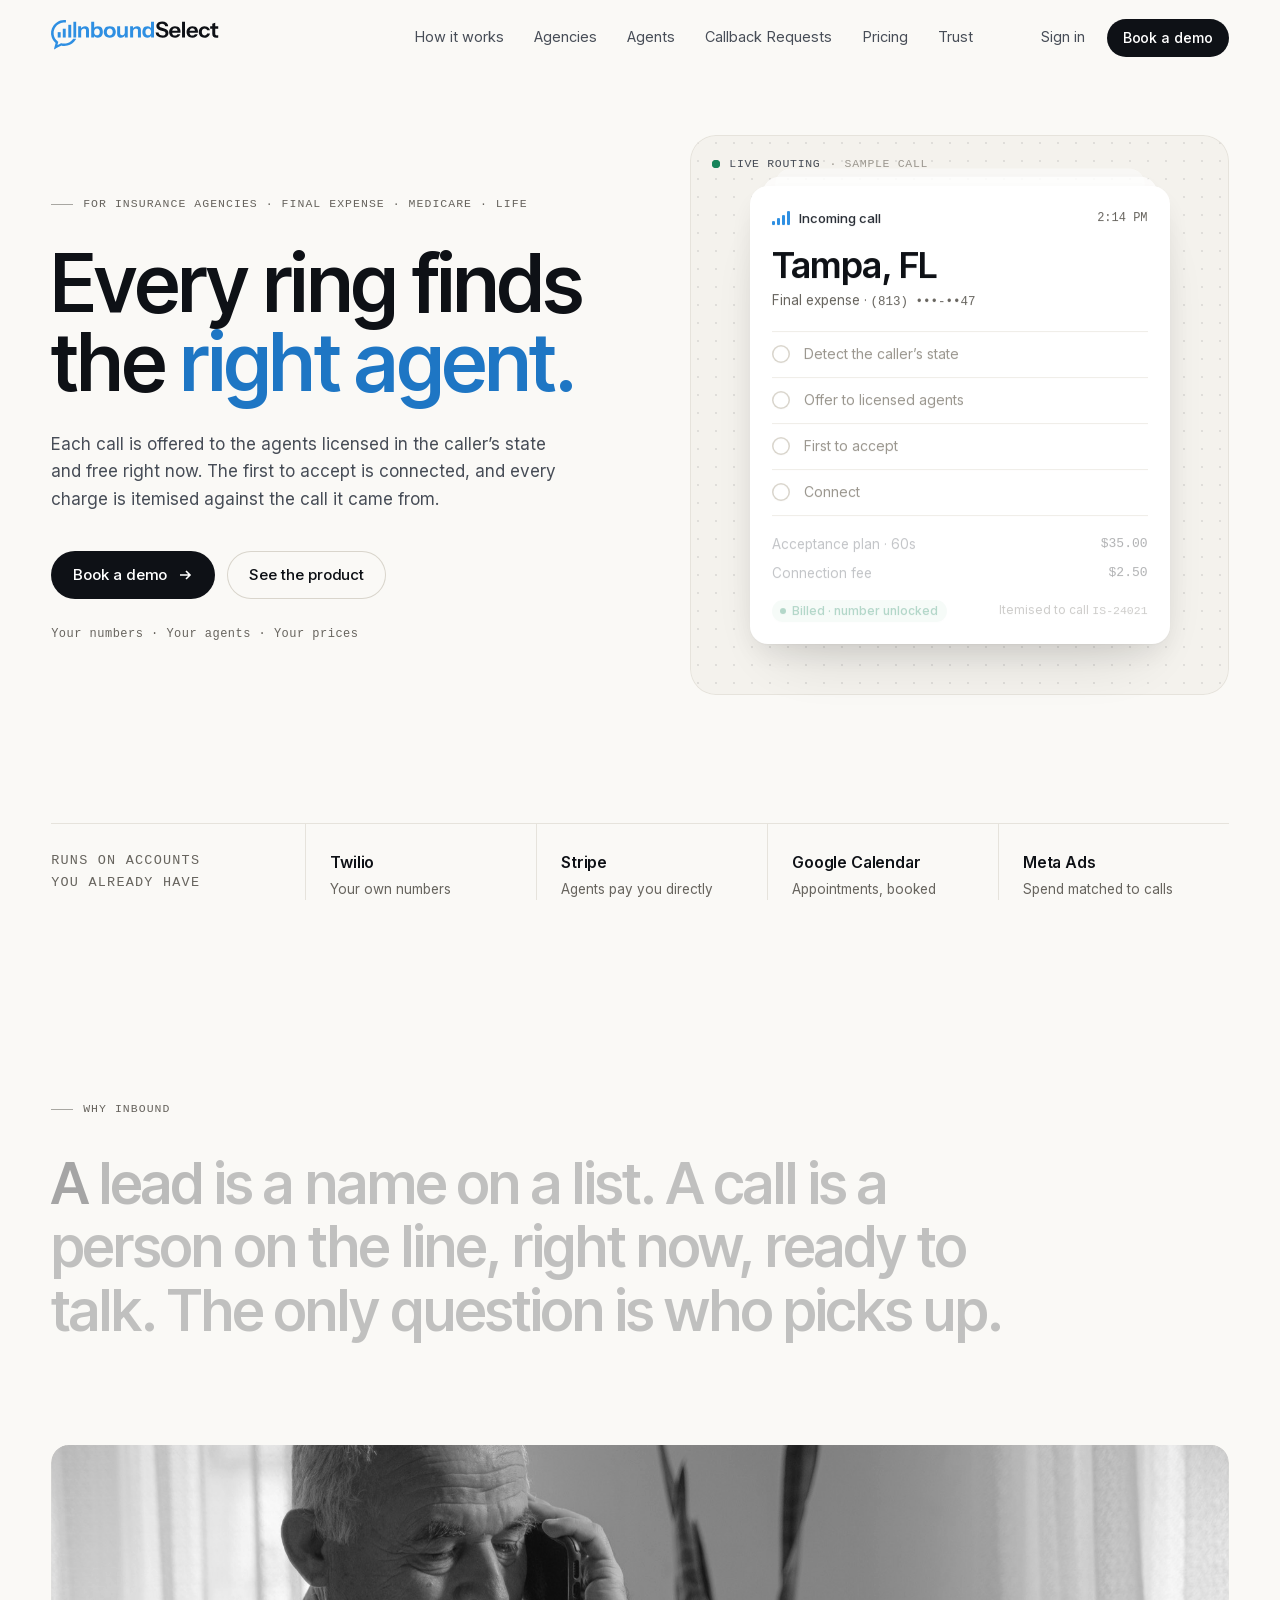
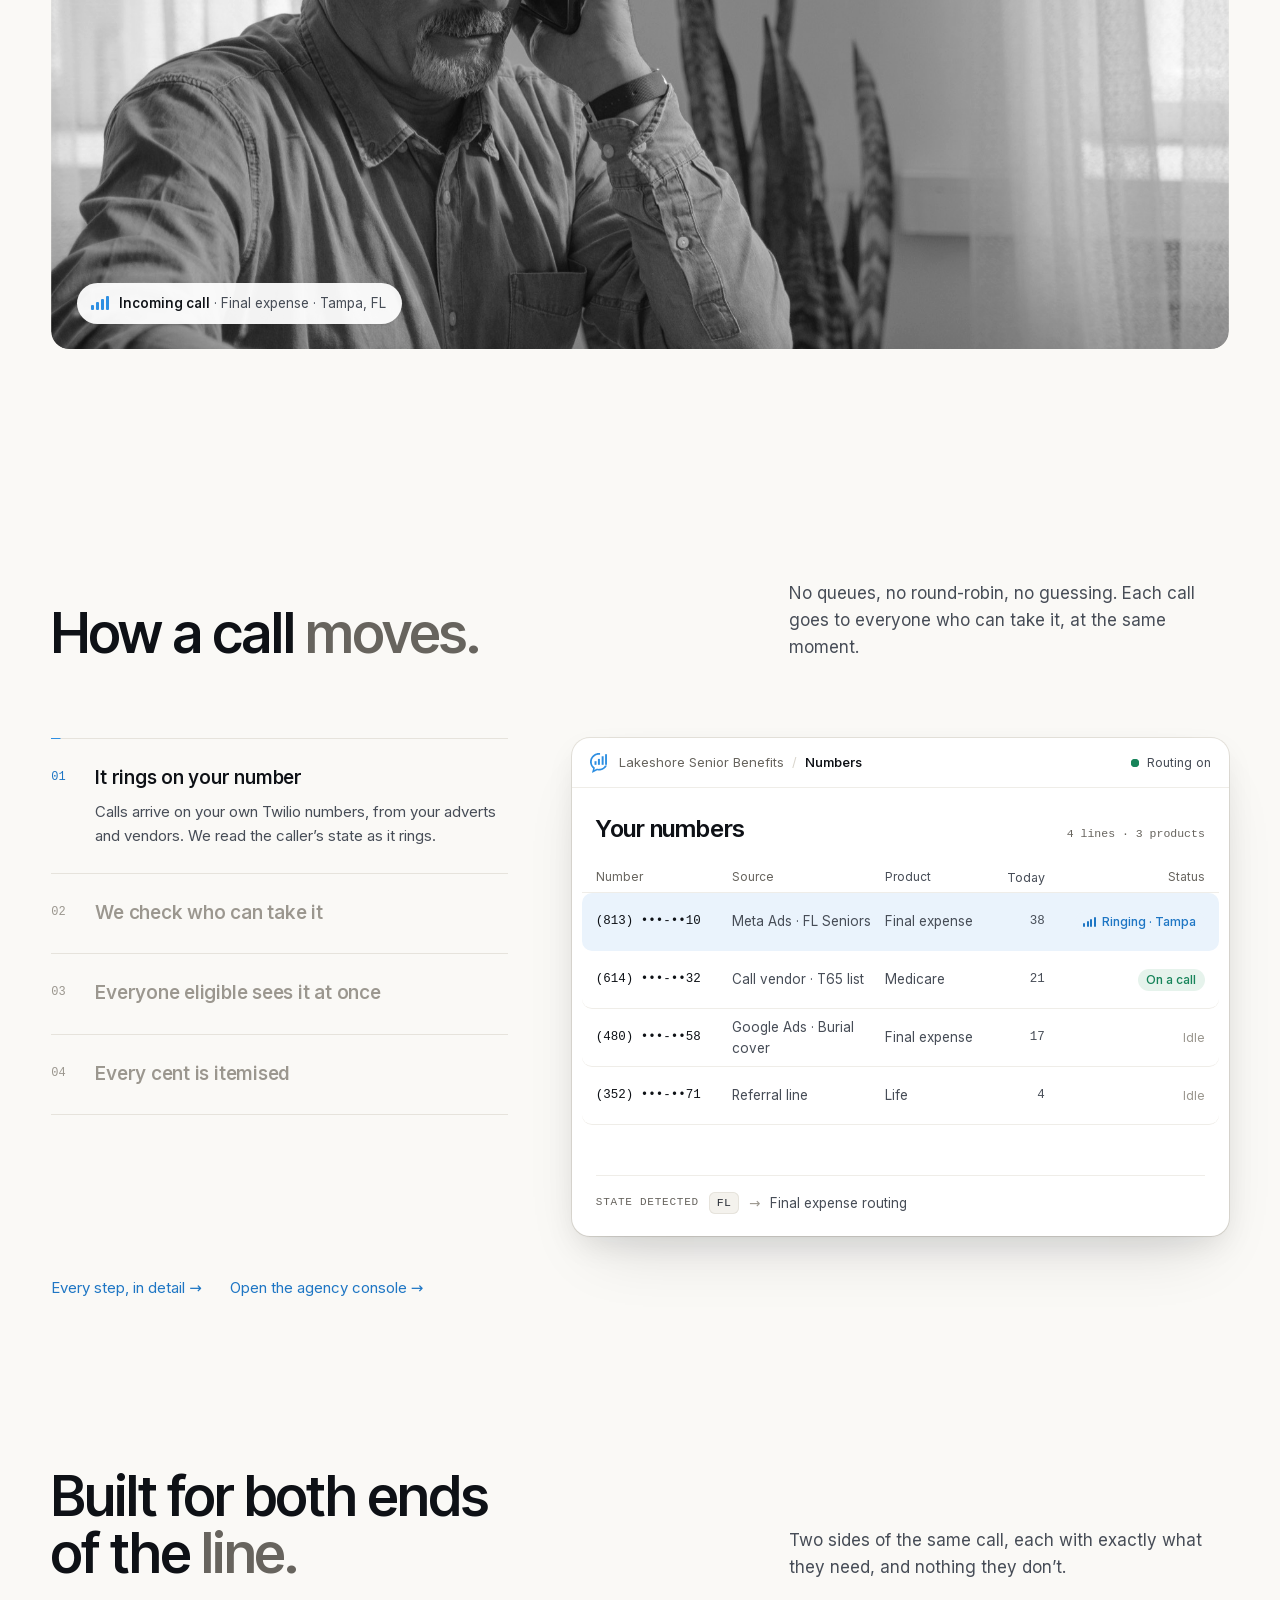
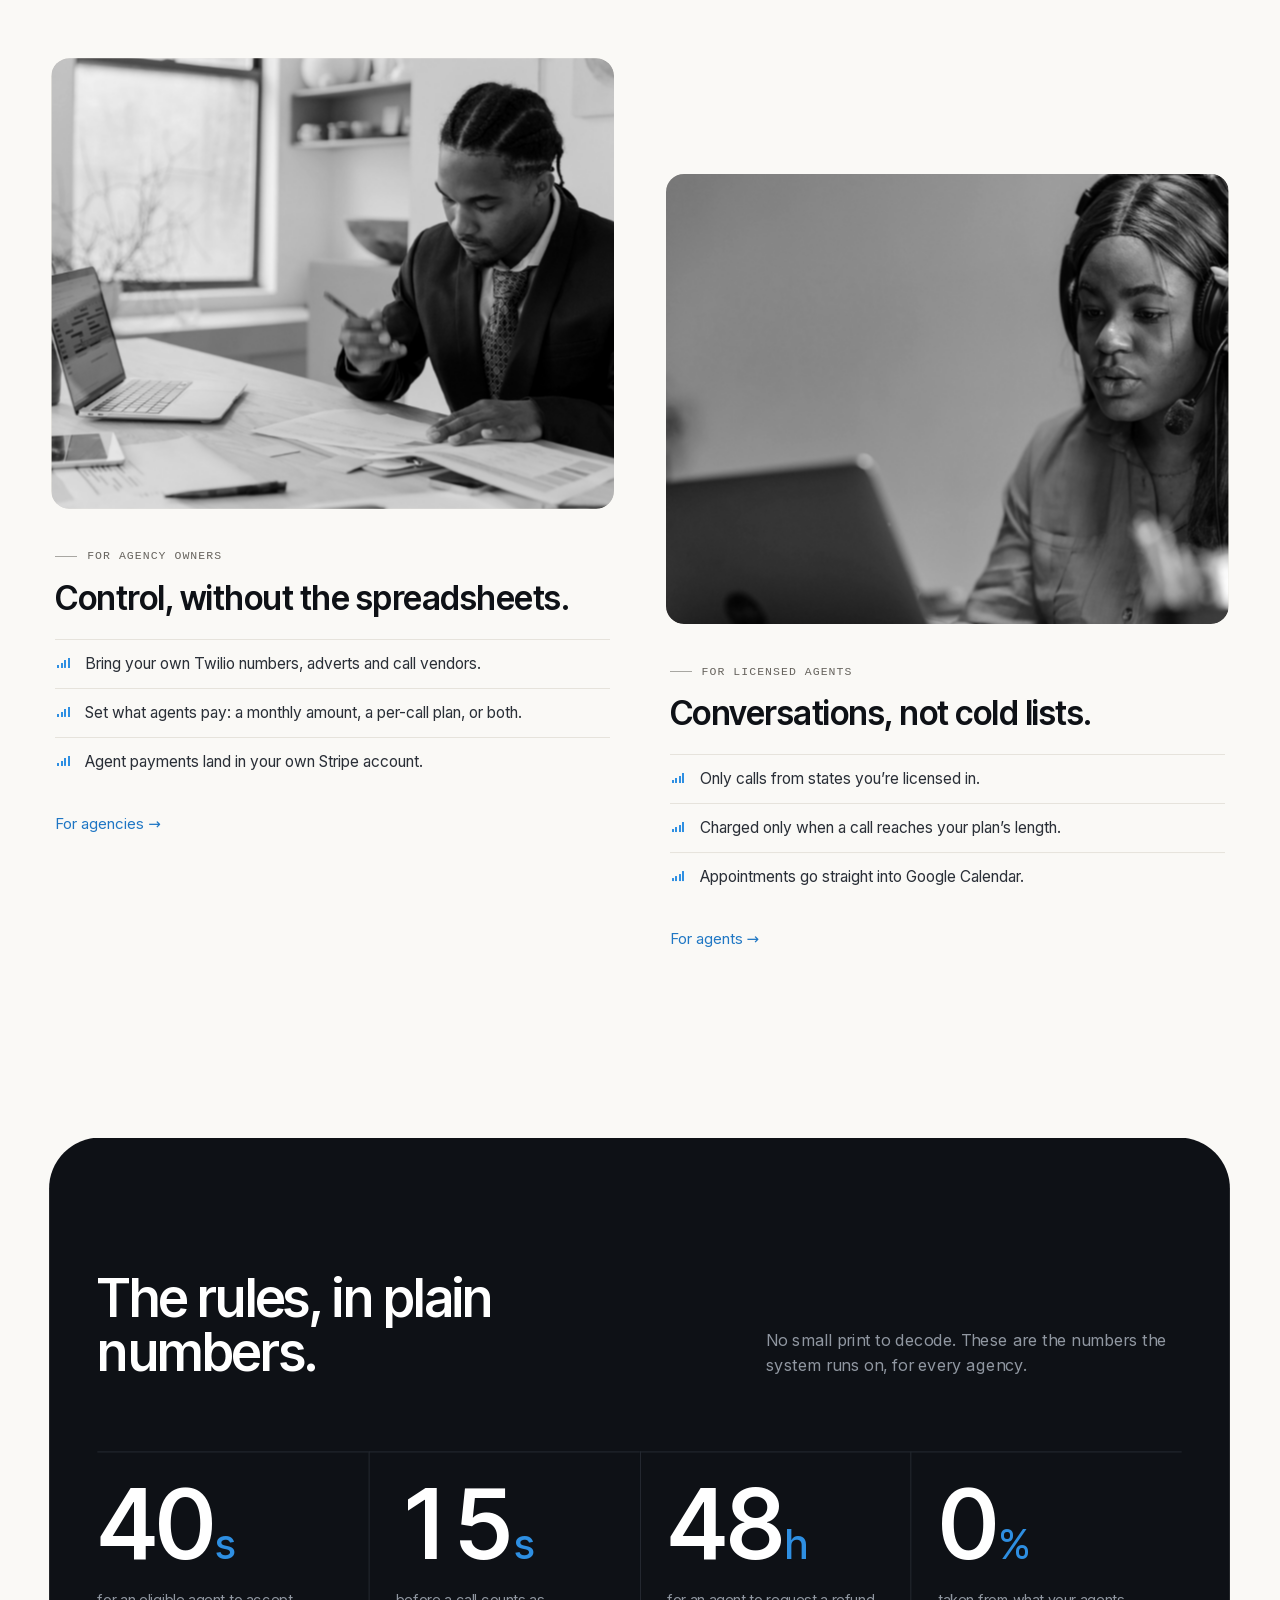
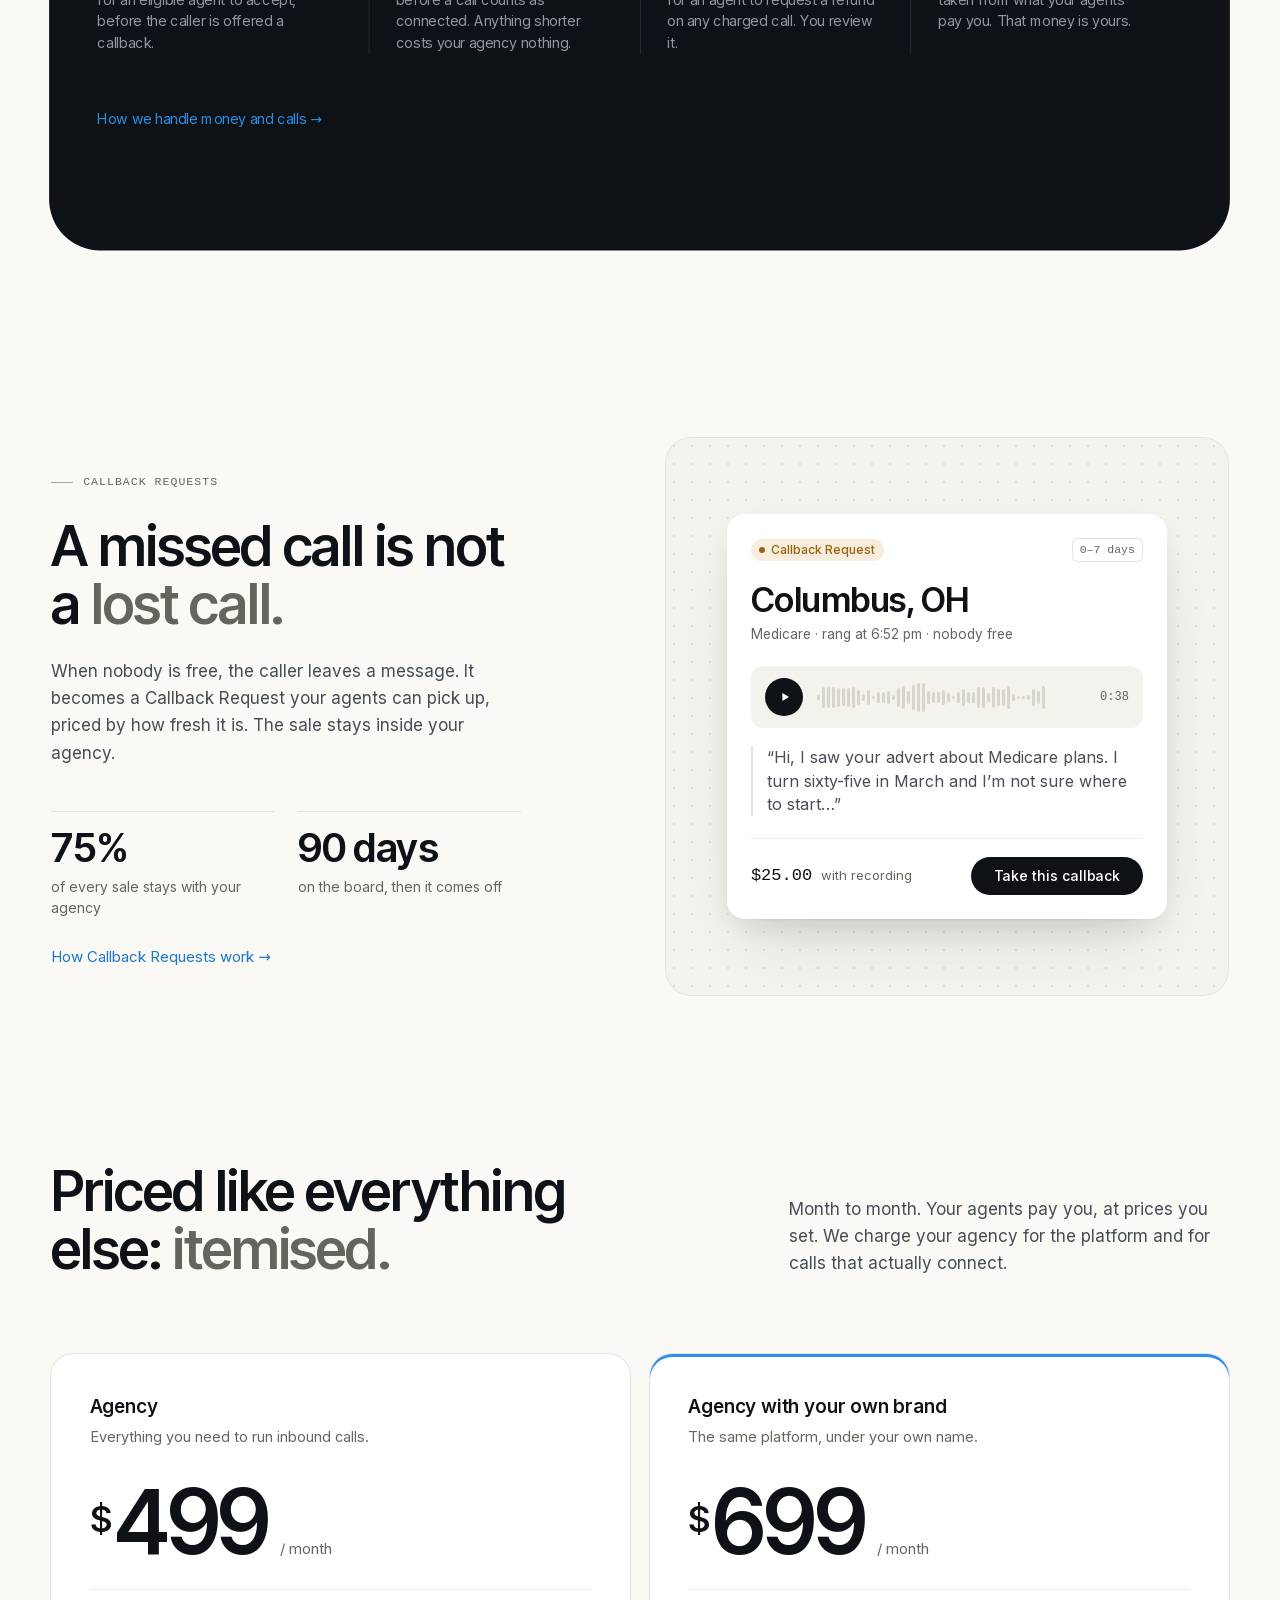
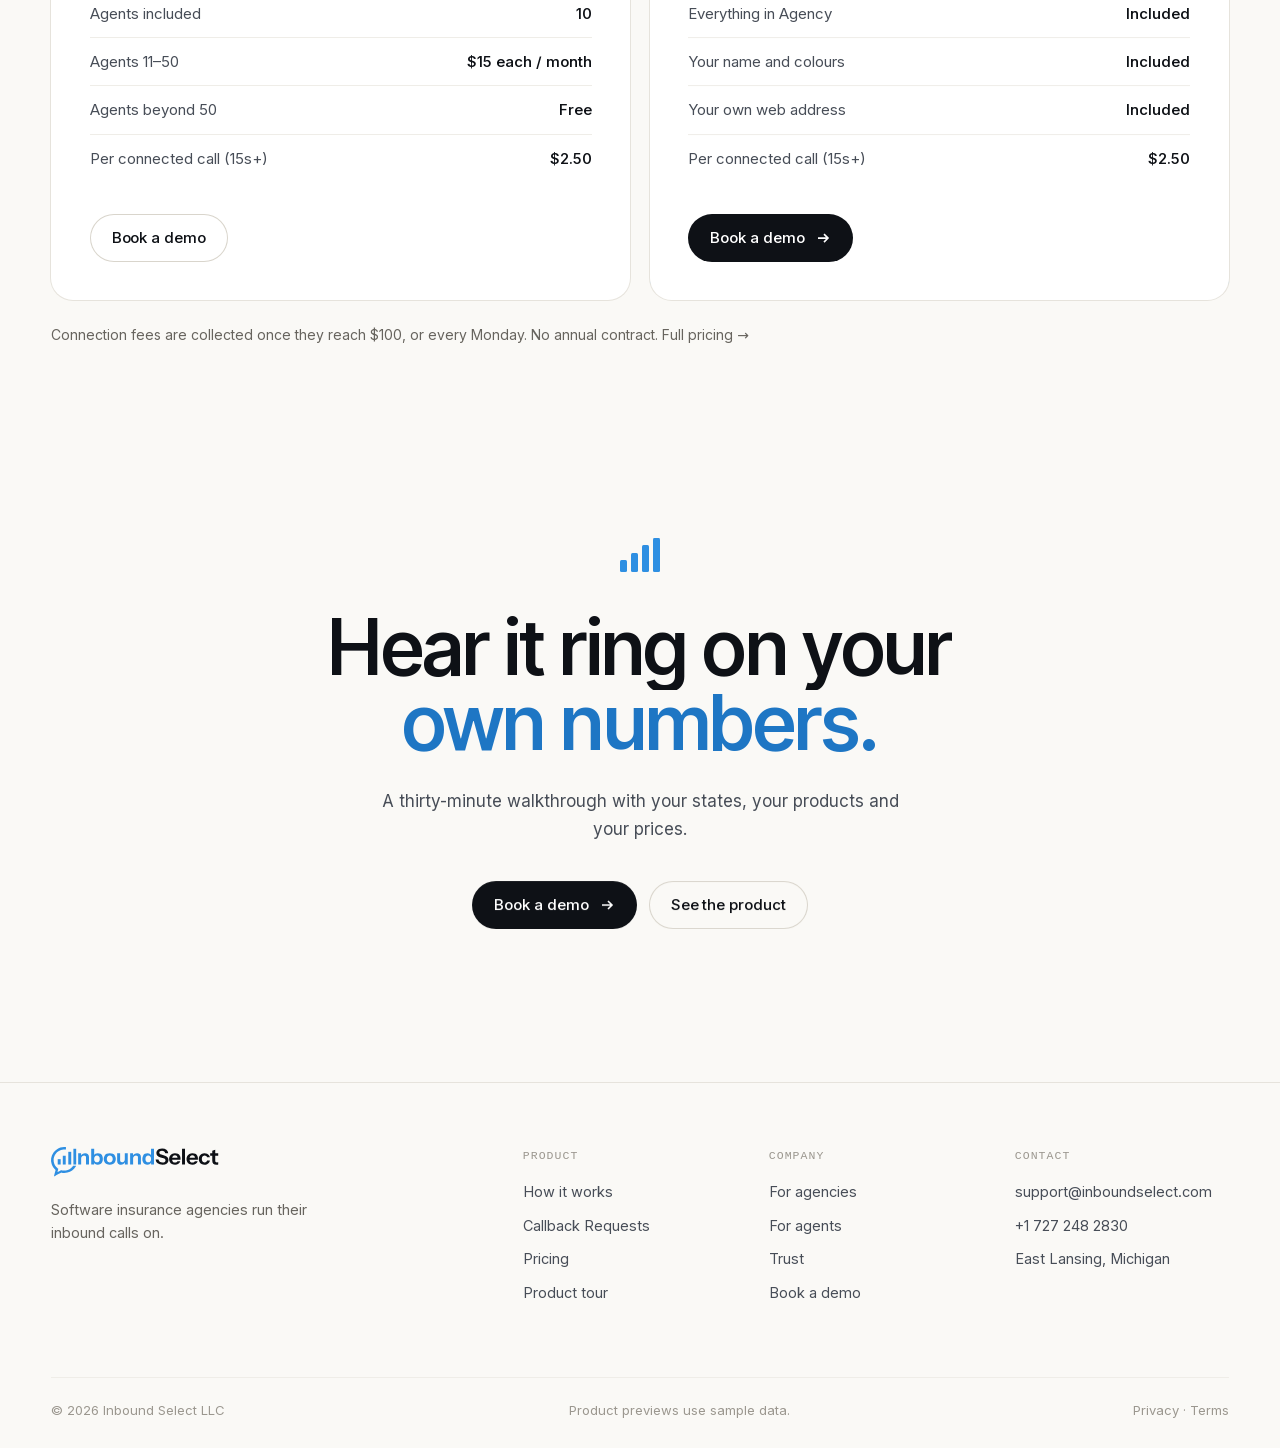
<file: index.html>
<!doctype html>
<html lang="en-GB" class="no-js" data-page="home">
<head>
<meta charset="utf-8">
<meta name="viewport" content="width=device-width, initial-scale=1, viewport-fit=cover">
<title>Inbound Select — Every ring finds the right agent</title>
<meta name="description" content="Inbound Select offers each call to the agents licensed in the caller's state and free right now. The first to accept is connected, and every charge is itemised against the call it came from.">
<meta name="theme-color" content="#FAF9F6">
<link rel="icon" href="assets/img/mark.svg" type="image/svg+xml">
<link rel="stylesheet" href="assets/css/base.css">
<link rel="stylesheet" href="assets/css/site.css">
<script src="assets/js/head.js"></script>
<script src="assets/js/brand.js"></script>
</head>
<body>

<!-- ============ Intro (once per session) ============ -->
<div class="intro" id="intro" aria-hidden="true">
  <div class="intro__mark">
    <svg viewBox="94 28 1053 1221" class="intro__svg">
      <rect class="ib-bar ib-bar--1" x="374" y="536" width="123" height="224"/>
      <rect class="ib-bar ib-bar--2" x="586" y="393" width="122" height="367"/>
      <rect class="ib-bar ib-bar--3" x="816" y="229" width="122" height="531"/>
      <rect class="ib-bar ib-bar--4" x="1029" y="102" width="116" height="658"/>
    </svg>
  </div>
</div>

<script src="assets/js/chrome.js"></script>

<main id="main">

<!-- ============ 1 · Hero ============ -->
<section class="hero">
  <div class="wrap hero__grid">
    <div class="hero__copy">
      <p class="eyebrow hero__eyebrow" data-hero>For insurance agencies · Final expense · Medicare · Life</p>
      <h1 class="display hero__title" data-split="hero">Every ring finds <br>the <em class="accent">right agent.</em></h1>
      <p class="lede hero__lede" data-hero>Each call is offered to the agents licensed in the caller’s state and free right now. The first to accept is connected, and every charge is itemised against the call it came from.</p>
      <div class="hero__actions" data-hero>
        <a href="demo.html" class="btn">Book a demo
          <svg class="arr" viewBox="0 0 16 16" fill="none" stroke="currentColor" stroke-width="1.6"><path d="M3 8h10M9 4l4 4-4 4"/></svg></a>
        <a href="app.html" class="btn btn--ghost">See the product</a>
      </div>
      <p class="hero__note mono" data-hero>Your numbers · Your agents · Your prices</p>
    </div>

    <div class="hero__stage" data-stage>
      <div class="stage dots">
        <p class="stage__label mono"><span class="live-dot"></span> Live routing <span class="stage__sample">· sample call</span></p>

        <div class="ticket-stack" aria-hidden="true"><i></i><i></i></div>

        <article class="ticket" id="ticket" aria-label="An example call being routed">
          <header class="ticket__head">
            <span class="ticket__status"><span class="sig sig--ring" id="tkSig"><i></i><i></i><i></i><i></i></span><span id="tkStatus">Incoming call</span></span>
            <span class="mono ticket__time" id="tkTime">2:14 PM</span>
          </header>
          <div class="ticket__who">
            <h3 class="ticket__city" id="tkCity">Tampa, FL</h3>
            <p class="ticket__meta"><span id="tkProduct">Final expense</span> · <span class="mono" id="tkNum">(813) •••-••47</span></p>
          </div>

          <ol class="ticket__steps">
            <li class="tstep" data-step="1">
              <span class="tstep__ic"></span>
              <span class="tstep__txt">State detected</span>
              <span class="tstep__val"><span class="st" id="tkState">FL</span></span>
            </li>
            <li class="tstep" data-step="2">
              <span class="tstep__ic"></span>
              <span class="tstep__txt" id="tkOfferTxt">Offered to 6 licensed agents</span>
              <span class="tstep__val avs" id="tkAvs"></span>
            </li>
            <li class="tstep" data-step="3">
              <span class="tstep__ic"></span>
              <span class="tstep__txt" id="tkWinTxt"><b>Dana Whitfield</b> accepted</span>
              <span class="tstep__val mono" id="tkAccept">2.8s</span>
              <figure class="note" id="heroNote" aria-hidden="true">
                <figcaption>First to accept <br>is connected.</figcaption>
                <svg viewBox="0 0 120 46" fill="none"><path id="noteArrow" d="M30 4 C 52 30, 84 36, 114 30" stroke="currentColor" stroke-width="1.3" stroke-linecap="round"/><path id="noteHead" d="M104 23 L115 30 L104 37" stroke="currentColor" stroke-width="1.3" stroke-linecap="round" stroke-linejoin="round"/></svg>
              </figure>
            </li>
            <li class="tstep" data-step="4">
              <span class="tstep__ic"></span>
              <span class="tstep__txt" id="tkConnTxt">Connected</span>
              <span class="tstep__val tstep__live"><span class="wave wave--live wave--mini" id="tkWave"></span><span class="mono" id="tkTimer">00:00</span></span>
            </li>
          </ol>

          <footer class="ticket__bill" id="tkBill">
            <div class="bill-row"><span>Acceptance plan · <span id="tkPlanS">60s</span></span><span class="mono" id="tkPlanP">$35.00</span></div>
            <div class="bill-row"><span>Connection fee</span><span class="mono">$2.50</span></div>
            <div class="bill-row bill-row--total"><span class="pill pill--green">Billed · number unlocked</span><span class="ticket__fine">Itemised to call <span class="mono" id="tkId">IS-24021</span></span></div>
          </footer>
        </article>
      </div>
    </div>
  </div>

  <!-- Integrations strip -->
  <div class="wrap">
    <ul class="runs" data-reveal-group>
      <li class="runs__lead" data-reveal><span class="eyebrow no-rule">Runs on accounts <br>you already have</span></li>
      <li data-reveal><b>Twilio</b><span>Your own numbers</span></li>
      <li data-reveal><b>Stripe</b><span>Agents pay you directly</span></li>
      <li data-reveal><b>Google Calendar</b><span>Appointments, booked</span></li>
      <li data-reveal><b>Meta Ads</b><span>Spend matched to calls</span></li>
    </ul>
  </div>
</section>

<!-- ============ 2 · Statement ============ -->
<section class="statement">
  <div class="wrap">
    <p class="eyebrow" data-reveal>Why inbound</p>
    <p class="statement__text" id="statement">A lead is a name on a list. A call is a person on the line, right now, ready to talk. The only question is who picks up.</p>
    <figure class="statement__img" data-photo>
      <img src="assets/img/photos/caller.jpg" alt="An older man on the phone at his table, a notebook open in front of him" loading="lazy">
      <figcaption class="statement__cap"><span class="sig sig--ring"><i></i><i></i><i></i><i></i></span><span><b>Incoming call</b> · Final expense · Tampa, FL</span></figcaption>
    </figure>
  </div>
</section>

<!-- ============ 3 · How a call moves ============ -->
<section class="how" id="how">
  <div class="wrap">
    <div class="sec-head">
      <h2 class="h2" data-split>How a call <em>moves.</em></h2>
      <p class="lede" data-reveal>No queues, no round-robin, no guessing. Each call goes to everyone who can take it, at the same moment.</p>
    </div>

    <div class="how__body">
      <ol class="steps" id="steps" role="tablist" aria-label="How a call moves">
        <li><button class="step is-active" role="tab" aria-selected="true" data-i="0">
          <span class="step__n mono">01</span>
          <span class="step__main"><span class="step__t">It rings on your number</span>
          <span class="step__d">Calls arrive on your own Twilio numbers, from your adverts and vendors. We read the caller’s state as it rings.</span></span>
          <span class="step__bar"><i></i></span></button></li>
        <li><button class="step" role="tab" aria-selected="false" data-i="1">
          <span class="step__n mono">02</span>
          <span class="step__main"><span class="step__t">We check who can take it</span>
          <span class="step__d">Licensed in that state, marked available, subscription active, wallet covered. Everyone else is skipped, quietly.</span></span>
          <span class="step__bar"><i></i></span></button></li>
        <li><button class="step" role="tab" aria-selected="false" data-i="2">
          <span class="step__n mono">03</span>
          <span class="step__main"><span class="step__t">Everyone eligible sees it at once</span>
          <span class="step__d">The first to accept is put straight through. Nobody free within 40 seconds? It becomes a callback request.</span></span>
          <span class="step__bar"><i></i></span></button></li>
        <li><button class="step" role="tab" aria-selected="false" data-i="3">
          <span class="step__n mono">04</span>
          <span class="step__main"><span class="step__t">Every cent is itemised</span>
          <span class="step__d">Recorded on both sides, outcome logged, and the charge written against the call it came from.</span></span>
          <span class="step__bar"><i></i></span></button></li>
      </ol>

      <div class="frame" data-frame>
        <div class="frame__bar">
          <span data-logo="mark" class="frame__mark"></span>
          <span class="frame__crumb">Lakeshore Senior Benefits <span>/</span> <b id="frameCrumb">Numbers</b></span>
          <span class="frame__live"><span class="live-dot"></span> Routing on</span>
        </div>

        <div class="frame__views">
          <!-- 01 Numbers -->
          <div class="fv is-active" data-view="0">
            <div class="fv__head"><span class="fv__title">Your numbers</span><span class="fv__sub mono">4 lines · 3 products</span></div>
            <div class="nrow nrow--h"><span>Number</span><span>Source</span><span class="nrow__prod">Product</span><span class="nrow__today">Today</span><span class="nrow__state">Status</span></div>
            <div class="nrow nrow--ring">
              <span class="nrow__num mono">(813) •••-••10</span>
              <span class="nrow__src">Meta Ads · FL Seniors</span>
              <span class="nrow__prod">Final expense</span>
              <span class="nrow__today mono">38</span>
              <span class="nrow__state"><span class="pill pill--blue"><span class="sig sig--ring"><i></i><i></i><i></i><i></i></span> Ringing · Tampa</span></span>
            </div>
            <div class="nrow">
              <span class="nrow__num mono">(614) •••-••32</span>
              <span class="nrow__src">Call vendor · T65 list</span>
              <span class="nrow__prod">Medicare</span>
              <span class="nrow__today mono">21</span>
              <span class="nrow__state"><span class="pill pill--green">On a call</span></span>
            </div>
            <div class="nrow">
              <span class="nrow__num mono">(480) •••-••58</span>
              <span class="nrow__src">Google Ads · Burial cover</span>
              <span class="nrow__prod">Final expense</span>
              <span class="nrow__today mono">17</span>
              <span class="nrow__state"><span class="nrow__idle">Idle</span></span>
            </div>
            <div class="nrow">
              <span class="nrow__num mono">(352) •••-••71</span>
              <span class="nrow__src">Referral line</span>
              <span class="nrow__prod">Life</span>
              <span class="nrow__today mono">4</span>
              <span class="nrow__state"><span class="nrow__idle">Idle</span></span>
            </div>
            <div class="fv__foot"><span class="mono">STATE DETECTED</span><span class="st">FL</span><span class="fv__arrow">→</span><span>Final expense routing</span></div>
          </div>

          <!-- 02 Eligibility -->
          <div class="fv" data-view="1">
            <div class="fv__head"><span class="fv__title">Who can take a Florida call</span><span class="fv__sub mono">checked in 0.2s</span></div>
            <div class="elig">
              <div class="elig__h"><span>Agent</span><span>Licensed FL</span><span>Available</span><span>Wallet</span></div>
              <div class="elig__r"><span><i class="av">DW</i>Dana Whitfield</span><span class="ok"></span><span class="ok"></span><span class="ok"></span></div>
              <div class="elig__r"><span><i class="av">MR</i>Marcus Reed</span><span class="ok"></span><span class="ok"></span><span class="ok"></span></div>
              <div class="elig__r is-out"><span><i class="av">LC</i>Lena Castillo</span><span class="no"></span><span class="ok"></span><span class="ok"></span></div>
              <div class="elig__r"><span><i class="av">KO</i>Kwame Osei</span><span class="ok"></span><span class="ok"></span><span class="ok"></span></div>
              <div class="elig__r is-out"><span><i class="av">TB</i>Tom Brennan</span><span class="ok"></span><span class="no"></span><span class="ok"></span></div>
              <div class="elig__r"><span><i class="av">PN</i>Priya Natarajan</span><span class="ok"></span><span class="ok"></span><span class="ok"></span></div>
              <div class="elig__r is-out"><span><i class="av">SH</i>Sam Holloway</span><span class="ok"></span><span class="ok"></span><span class="no"></span></div>
            </div>
            <div class="fv__foot"><b>6 of 14</b> agents eligible <span class="fv__arrow">→</span> offered together</div>
          </div>

          <!-- 03 Offer -->
          <div class="fv" data-view="2">
            <div class="fv__head"><span class="fv__title">Offered at the same moment</span><span class="fv__sub mono">40s to accept</span></div>
            <div class="offer">
              <div class="oc is-win"><i class="av">DW</i><span class="oc__n">Dana W.</span><span class="oc__s"><span class="oc__wait">Incoming · FL</span><span class="oc__done">Accepted · 2.8s</span></span><span class="oc__t"><i></i></span></div>
              <div class="oc"><i class="av">MR</i><span class="oc__n">Marcus R.</span><span class="oc__s"><span class="oc__wait">Incoming · FL</span><span class="oc__done">Taken</span></span><span class="oc__t"><i></i></span></div>
              <div class="oc"><i class="av">KO</i><span class="oc__n">Kwame O.</span><span class="oc__s"><span class="oc__wait">Incoming · FL</span><span class="oc__done">Taken</span></span><span class="oc__t"><i></i></span></div>
              <div class="oc"><i class="av">PN</i><span class="oc__n">Priya N.</span><span class="oc__s"><span class="oc__wait">Incoming · FL</span><span class="oc__done">Taken</span></span><span class="oc__t"><i></i></span></div>
              <div class="oc"><i class="av">AL</i><span class="oc__n">Ava L.</span><span class="oc__s"><span class="oc__wait">Incoming · FL</span><span class="oc__done">Taken</span></span><span class="oc__t"><i></i></span></div>
              <div class="oc"><i class="av">JB</i><span class="oc__n">Jordan B.</span><span class="oc__s"><span class="oc__wait">Incoming · FL</span><span class="oc__done">Taken</span></span><span class="oc__t"><i></i></span></div>
            </div>
            <div class="fv__foot"><span class="pill pill--green">Connected</span> Dana Whitfield · Margaret E. · Tampa, FL</div>
          </div>

          <!-- 04 Record -->
          <div class="fv" data-view="3">
            <div class="fv__head"><span class="fv__title">Margaret E. · Tampa, FL</span><span class="fv__sub mono">IS-24021 · 4:12</span></div>
            <div class="rec">
              <button class="rec__play" aria-label="Recording preview"><svg viewBox="0 0 16 16"><path d="M5 3.5v9l7.5-4.5z" fill="currentColor"/></svg></button>
              <div class="wave rec__wave" id="recWave"></div>
              <span class="mono rec__t">4:12</span>
            </div>
            <ul class="tl">
              <li><span class="mono">2:14:07</span>Offered to 6 licensed agents</li>
              <li><span class="mono">2:14:10</span>Dana Whitfield accepted · 2.8s</li>
              <li><span class="mono">2:18:22</span>Outcome: <span class="pill pill--blue no-dot">Appointment · Thu 2:30 pm</span> <em>added to Google Calendar</em></li>
            </ul>
            <div class="items">
              <div class="items__r"><span>Acceptance plan · 60s <em>agent → your agency</em></span><span class="mono">$35.00</span></div>
              <div class="items__r"><span>Connection fee <em>your agency → Inbound Select</em></span><span class="mono">$2.50</span></div>
            </div>
          </div>
        </div>
      </div>
    </div>

    <p class="how__more" data-reveal><a href="how-it-works.html" class="link-u">Every step, in detail <span aria-hidden="true">→</span></a><a href="app.html" class="link-u">Open the agency console <span aria-hidden="true">→</span></a></p>
  </div>
</section>

<!-- ============ 4 · Two sides ============ -->
<section class="sides" id="sides">
  <div class="wrap">
    <div class="sec-head">
      <h2 class="h2" data-split>Built for both ends <br>of the <em>line.</em></h2>
      <p class="lede" data-reveal>Two sides of the same call, each with exactly what they need, and nothing they don’t.</p>
    </div>

    <div class="sides__grid">
      <article class="side">
        <figure class="side__img" data-photo><img src="assets/img/photos/owner.jpg" alt="An agency owner working through paperwork at his desk" loading="lazy"></figure>
        <div class="side__body" data-reveal-group>
          <p class="eyebrow" data-reveal>For agency owners</p>
          <h3 class="side__t" data-reveal>Control, without the spreadsheets.</h3>
          <ul class="ticks">
            <li data-reveal>Bring your own Twilio numbers, adverts and call vendors.</li>
            <li data-reveal>Set what agents pay: a monthly amount, a per-call plan, or both.</li>
            <li data-reveal>Agent payments land in your own Stripe account.</li>
          </ul>
          <p class="side__more" data-reveal><a href="agencies.html" class="link-u">For agencies <span aria-hidden="true">→</span></a></p>
        </div>
      </article>

      <article class="side side--b">
        <figure class="side__img" data-photo><img src="assets/img/photos/agent-2.jpg" alt="A licensed agent in a headset, mid-conversation at her laptop" loading="lazy"></figure>
        <div class="side__body" data-reveal-group>
          <p class="eyebrow" data-reveal>For licensed agents</p>
          <h3 class="side__t" data-reveal>Conversations, not cold lists.</h3>
          <ul class="ticks">
            <li data-reveal>Only calls from states you’re licensed in.</li>
            <li data-reveal>Charged only when a call reaches your plan’s length.</li>
            <li data-reveal>Appointments go straight into Google Calendar.</li>
          </ul>
          <p class="side__more" data-reveal><a href="agents.html" class="link-u">For agents <span aria-hidden="true">→</span></a></p>
        </div>
      </article>
    </div>
  </div>
</section>

<!-- ============ 5 · The rules (the one dark band) ============ -->
<section class="rules on-dark" id="rules">
  <div class="rules__panel" id="rulesPanel" data-settle>
    <div class="wrap">
      <div class="sec-head sec-head--dark">
        <h2 class="h2" data-split>The rules, in <em>plain numbers.</em></h2>
        <p class="lede" data-reveal>No small print to decode. These are the numbers the system runs on, for every agency.</p>
      </div>
      <dl class="nums" data-reveal-group>
        <div class="num" data-reveal><dt class="num__v"><span data-count="40">40</span><small>s</small></dt><dd>for an eligible agent to accept, before the caller is offered a callback.</dd></div>
        <div class="num" data-reveal><dt class="num__v"><span data-count="15">15</span><small>s</small></dt><dd>before a call counts as connected. Anything shorter costs your agency nothing.</dd></div>
        <div class="num" data-reveal><dt class="num__v"><span data-count="48">48</span><small>h</small></dt><dd>for an agent to request a refund on any charged call. You review it.</dd></div>
        <div class="num" data-reveal><dt class="num__v"><span data-count="0">0</span><small>%</small></dt><dd>taken from what your agents pay you. That money is yours.</dd></div>
      </dl>
      <p class="rules__more" data-reveal><a href="trust.html" class="link-u">How we handle money and calls <span aria-hidden="true">→</span></a></p>
    </div>
  </div>
</section>

<!-- ============ 6 · Callback Requests ============ -->
<section class="cb" id="callbacks">
  <div class="wrap cb__grid">
    <div class="cb__copy">
      <p class="eyebrow" data-reveal>Callback Requests</p>
      <h2 class="h2" data-split>A missed call is not <br>a <em>lost call.</em></h2>
      <p class="lede" data-reveal>When nobody is free, the caller leaves a message. It becomes a Callback Request your agents can pick up, priced by how fresh it is. The sale stays inside your agency.</p>
      <dl class="cb__facts" data-reveal-group>
        <div data-reveal><dt>75%</dt><dd>of every sale stays with your agency</dd></div>
        <div data-reveal><dt>90 days</dt><dd>on the board, then it comes off</dd></div>
      </dl>
      <p class="side__more" data-reveal><a href="callback-requests.html" class="link-u">How Callback Requests work <span aria-hidden="true">→</span></a></p>
    </div>

    <div class="cb__stage" data-stage>
      <div class="vm-stack">
        <article class="vm vm--ghost vm--g2" aria-hidden="true"></article>
        <article class="vm vm--ghost vm--g1" aria-hidden="true"></article>
        <article class="vm" id="vm">
          <header class="vm__head">
            <span class="pill pill--amber">Callback Request</span>
            <span class="vm__age mono">0–7 days</span>
          </header>
          <h3 class="vm__who">Columbus, OH</h3>
          <p class="vm__meta">Medicare · rang at 6:52 pm · nobody free</p>
          <div class="vm__player">
            <button class="vm__play vm-play" id="vmPlay" aria-label="Play voicemail preview">
              <svg class="i-play" viewBox="0 0 16 16"><path d="M5 3.5v9l7.5-4.5z" fill="currentColor"/></svg>
              <svg class="i-pause" viewBox="0 0 16 16"><path d="M4.5 3.5h2.5v9H4.5zM9 3.5h2.5v9H9z" fill="currentColor"/></svg>
            </button>
            <div class="wave vm__wave" id="vmWave"></div>
            <span class="mono vm__t vm-time" id="vmT">0:38</span>
          </div>
          <blockquote class="vm__quote">“Hi, I saw your advert about Medicare plans. I turn sixty-five in March and I’m not sure where to start…”</blockquote>
          <footer class="vm__foot">
            <span class="vm__price"><b class="mono">$25.00</b> <span>with recording</span></span>
            <button class="btn btn--sm vm__buy" id="vmBuy"><span class="vm__buy-a">Take this callback</span><span class="vm__buy-b">Yours · call back now</span></button>
          </footer>
        </article>
      </div>
    </div>
  </div>
</section>

<!-- ============ 7 · Pricing ============ -->
<section class="pricing" id="pricing">
  <div class="wrap">
    <div class="sec-head">
      <h2 class="h2" data-split>Priced like everything <br>else: <em>itemised.</em></h2>
      <p class="lede" data-reveal>Month to month. Your agents pay you, at prices you set. We charge your agency for the platform and for calls that actually connect.</p>
    </div>

    <div class="plans" data-reveal-group>
      <article class="plan" data-reveal>
        <header><h3 class="plan__name">Agency</h3><p class="plan__for">Everything you need to run inbound calls.</p></header>
        <p class="plan__price"><span class="plan__cur">$</span><span class="plan__amt">499</span><span class="plan__per">/ month</span></p>
        <ul class="plan__list">
          <li><span>Agents included</span><b>10</b></li>
          <li><span>Agents 11–50</span><b>$15 each / month</b></li>
          <li><span>Agents beyond 50</span><b>Free</b></li>
          <li><span>Per connected call (15s+)</span><b>$2.50</b></li>
        </ul>
        <a href="demo.html" class="btn btn--ghost plan__btn">Book a demo</a>
      </article>

      <article class="plan plan--brand" data-reveal>
        <header><h3 class="plan__name">Agency with your own brand</h3><p class="plan__for">The same platform, under your own name.</p></header>
        <p class="plan__price"><span class="plan__cur">$</span><span class="plan__amt">699</span><span class="plan__per">/ month</span></p>
        <ul class="plan__list">
          <li><span>Everything in Agency</span><b>Included</b></li>
          <li><span>Your name and colours</span><b>Included</b></li>
          <li><span>Your own web address</span><b>Included</b></li>
          <li><span>Per connected call (15s+)</span><b>$2.50</b></li>
        </ul>
        <a href="demo.html" class="btn plan__btn">Book a demo
          <svg class="arr" viewBox="0 0 16 16" fill="none" stroke="currentColor" stroke-width="1.6"><path d="M3 8h10M9 4l4 4-4 4"/></svg></a>
      </article>
    </div>
    <p class="pricing__fine" data-reveal>Connection fees are collected once they reach $100, or every Monday. No annual contract. <a href="pricing.html" class="link-u">Full pricing <span aria-hidden="true">→</span></a></p>
  </div>
</section>

<!-- ============ 8 · Close ============ -->
<section class="close" id="book">
  <div class="wrap close__in">
    <span class="sig close__sig" aria-hidden="true"><i></i><i></i><i></i><i></i></span>
    <h2 class="display close__t" data-split>Hear it ring on your <br><em class="accent">own numbers.</em></h2>
    <p class="lede" data-reveal>A thirty-minute walkthrough with your states, your products and your prices.</p>
    <div class="close__actions" data-reveal>
      <a href="demo.html" class="btn">Book a demo
        <svg class="arr" viewBox="0 0 16 16" fill="none" stroke="currentColor" stroke-width="1.6"><path d="M3 8h10M9 4l4 4-4 4"/></svg></a>
      <a href="app.html" class="btn btn--ghost">See the product</a>
    </div>
  </div>
</section>

</main>

<script>IBChrome.footer()</script>

<script src="assets/vendor/gsap.min.js"></script>
<script src="assets/vendor/ScrollTrigger.min.js"></script>
<script src="assets/vendor/SplitText.min.js"></script>
<script src="assets/vendor/lenis.min.js"></script>
<script src="assets/js/site.js"></script>
<script src="assets/js/home.js"></script>
</body>
</html>
</file>
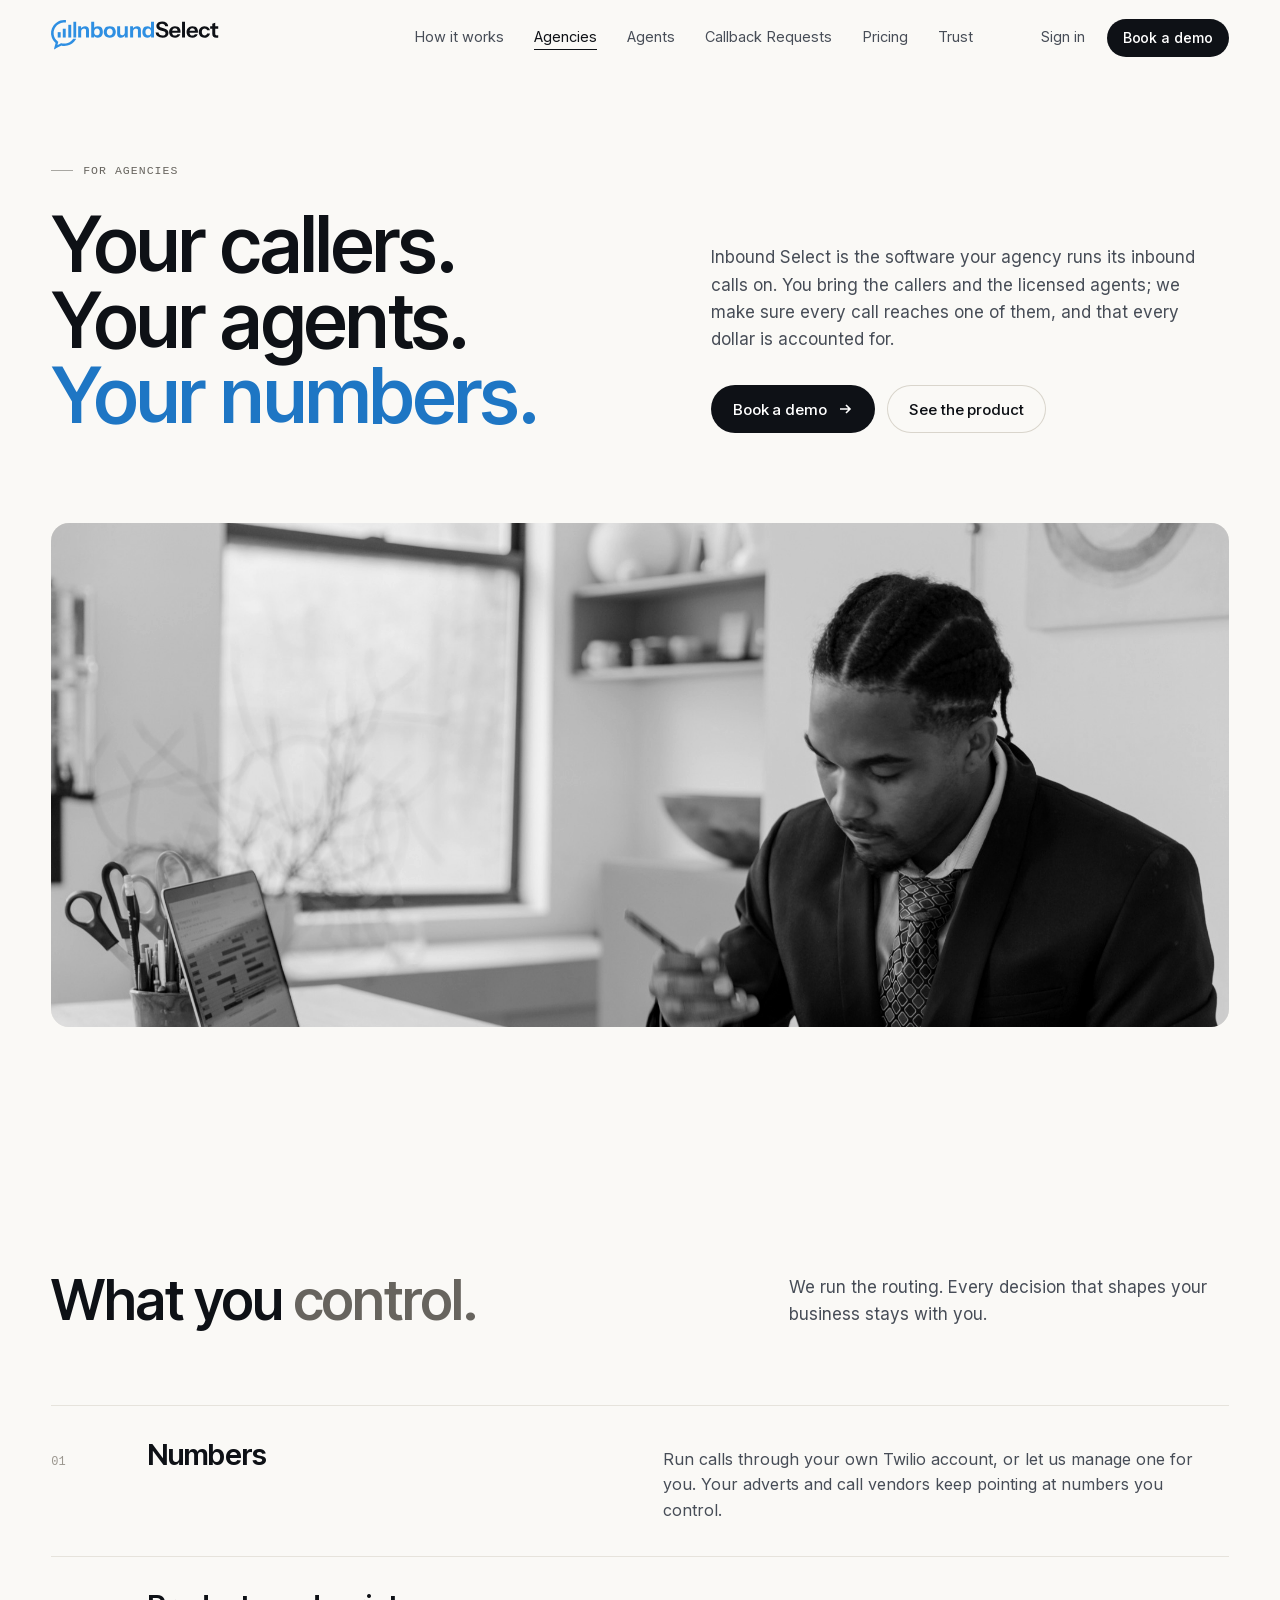
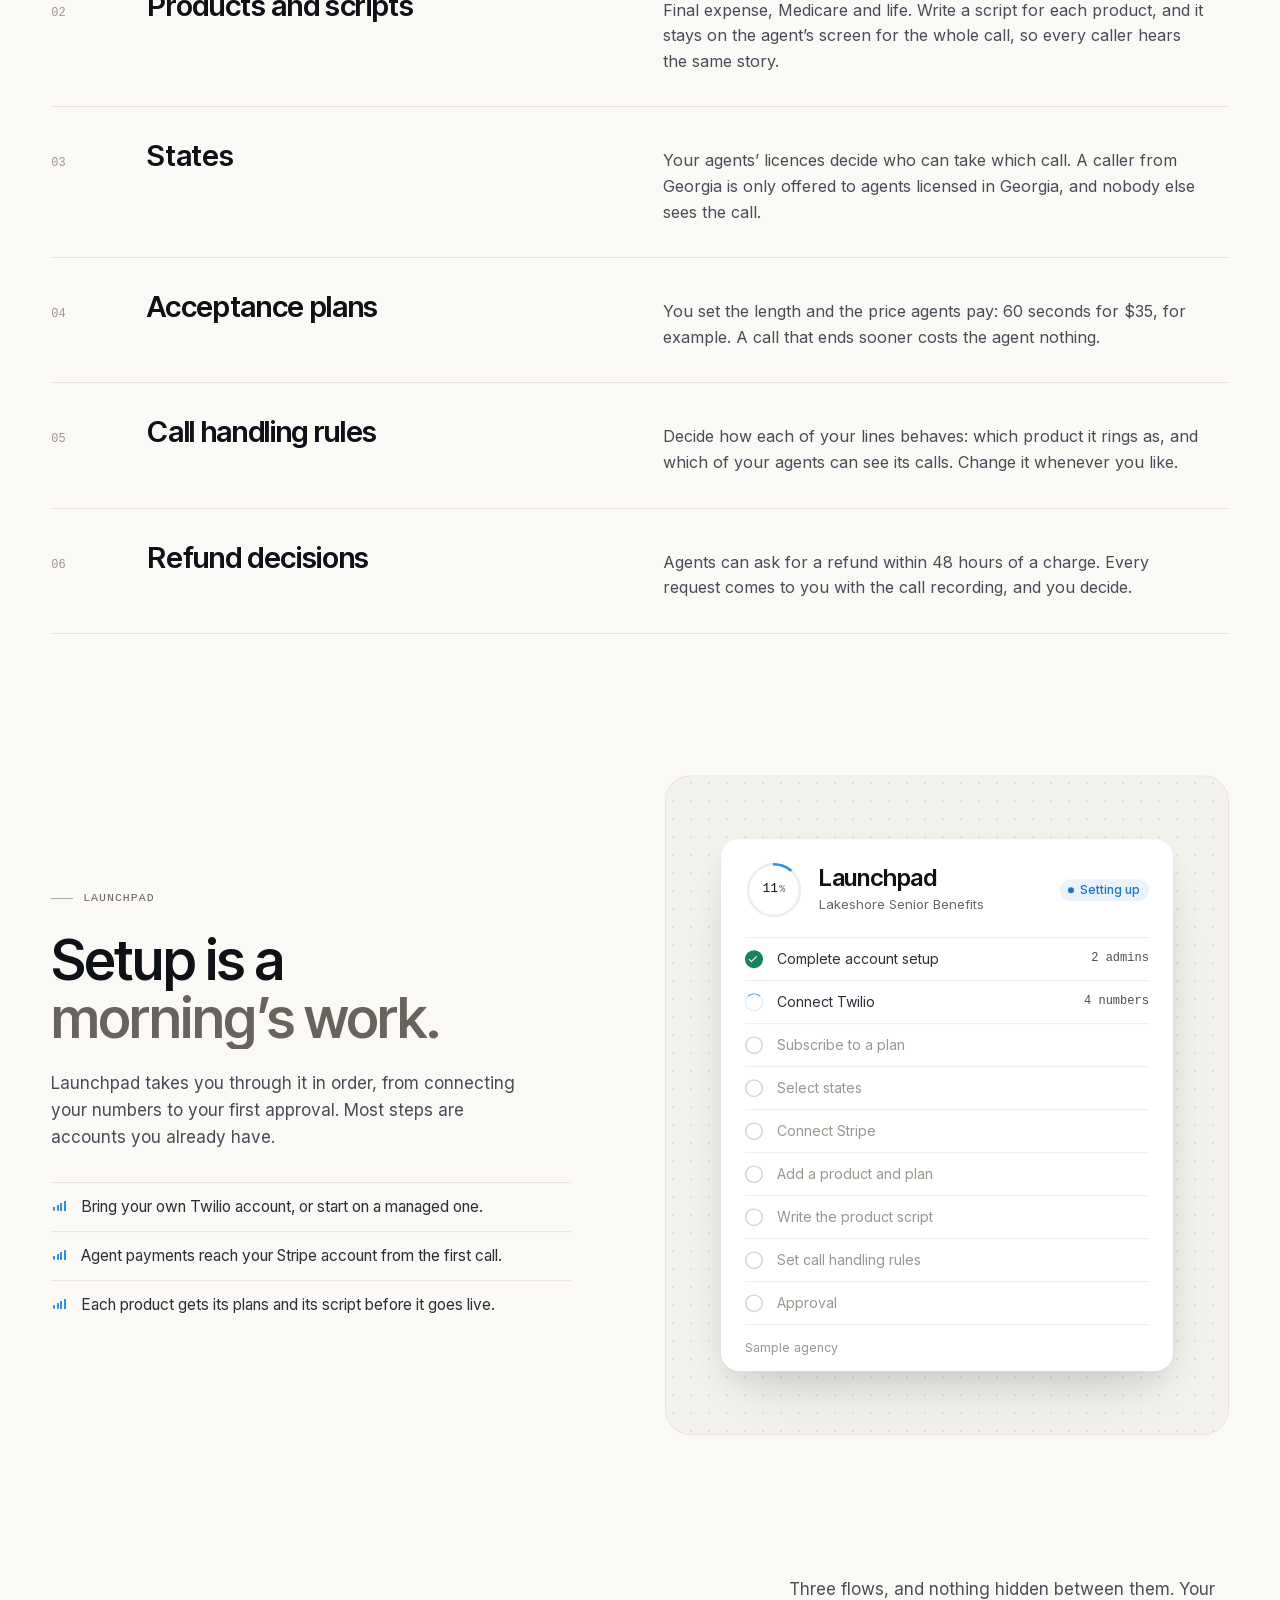
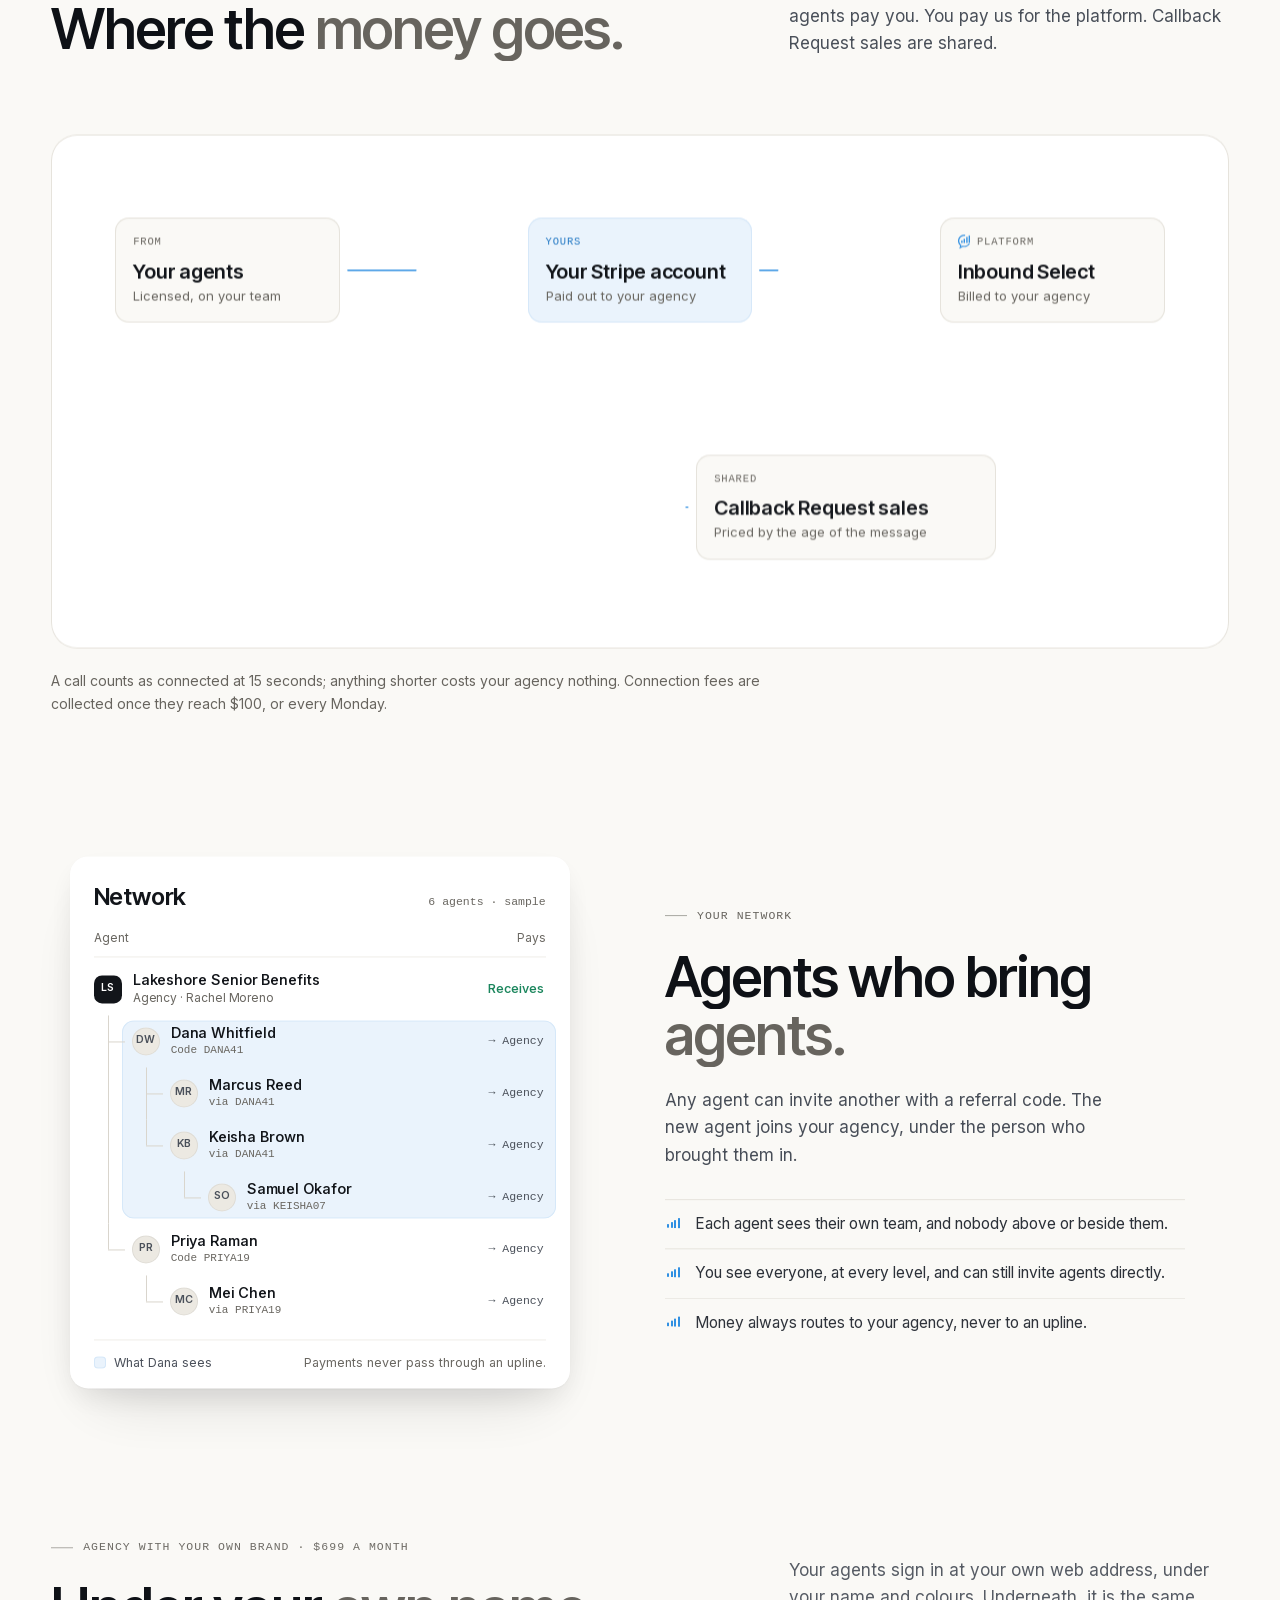
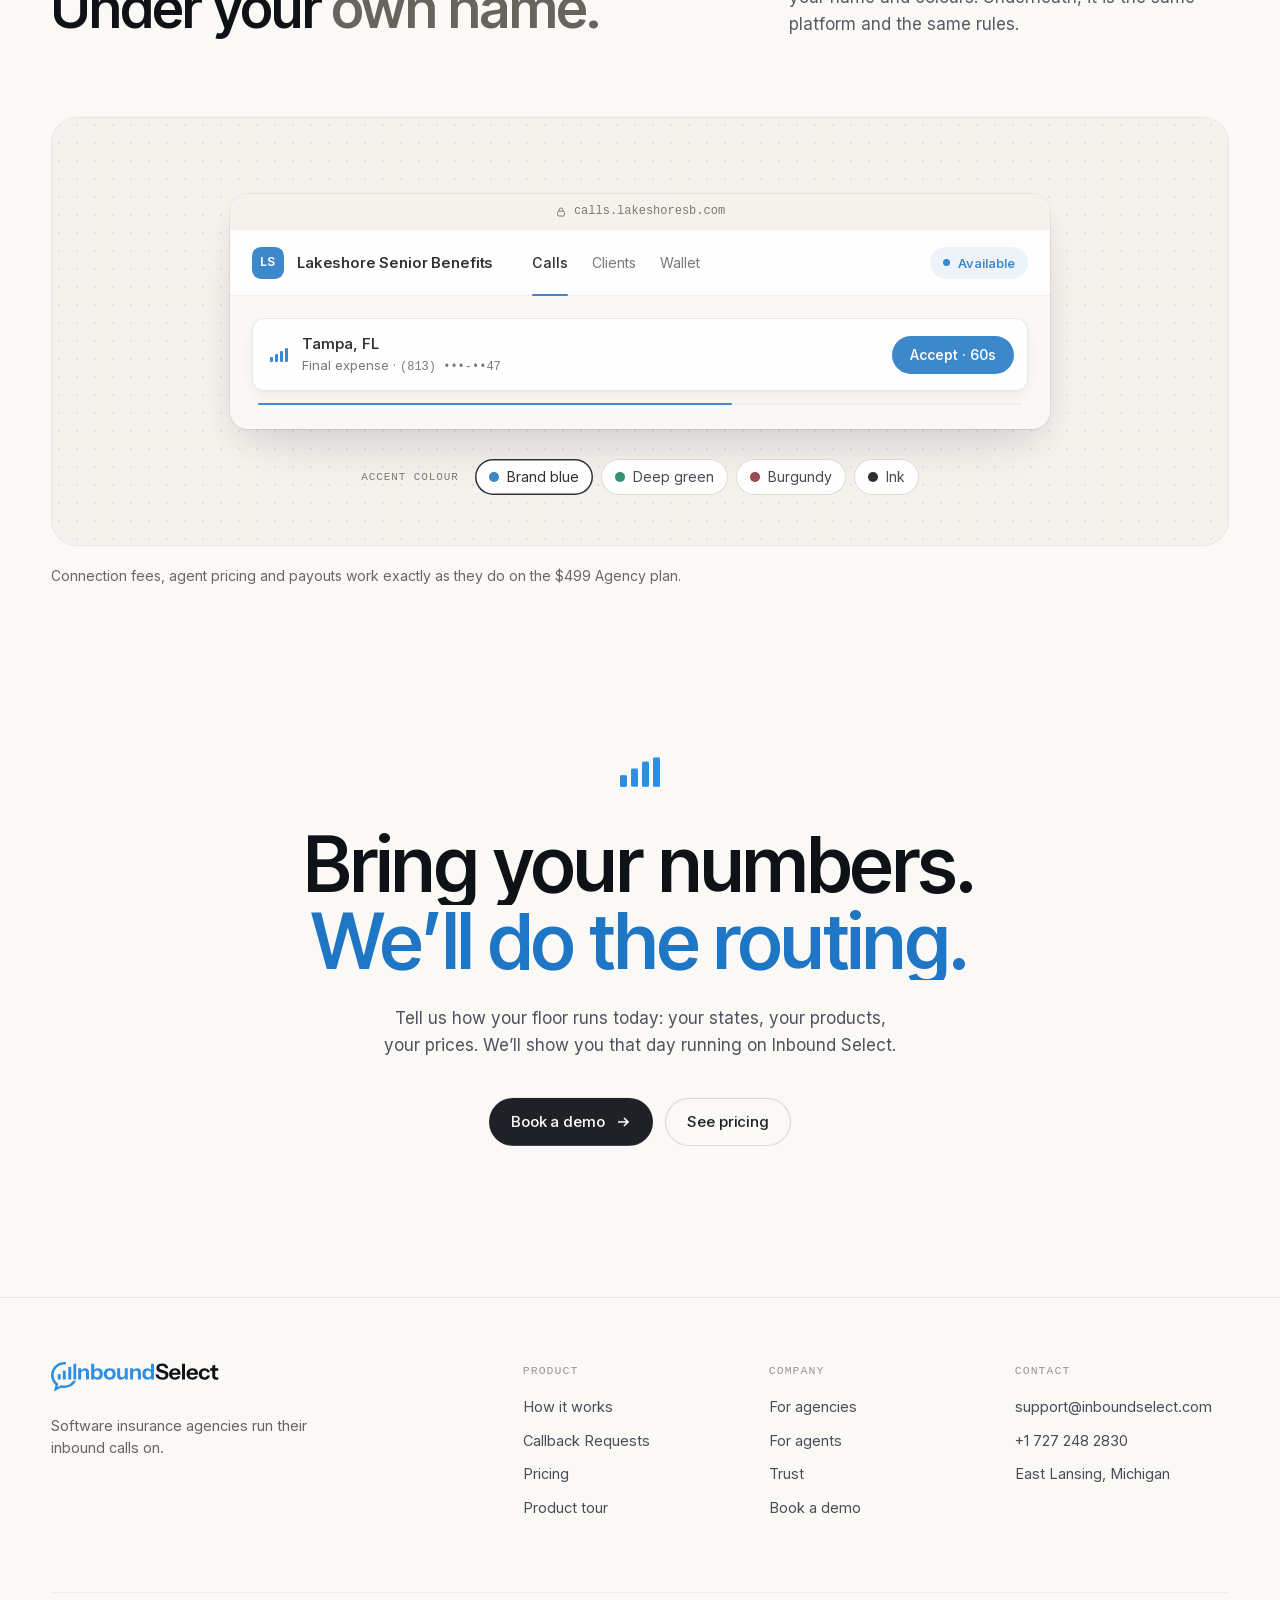
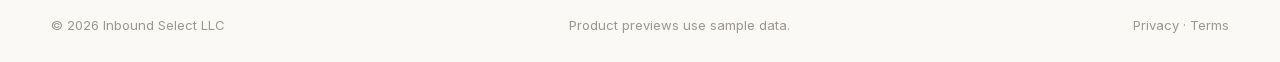
<file: agencies.html>
<!doctype html>
<html lang="en-GB" class="no-js" data-page="agencies">
<head>
<meta charset="utf-8">
<meta name="viewport" content="width=device-width, initial-scale=1, viewport-fit=cover">
<title>For agencies — Inbound Select</title>
<meta name="description" content="Inbound Select is the software your agency runs its inbound calls on. Your callers, your licensed agents, your prices, and every dollar accounted for.">
<meta name="theme-color" content="#FAF9F6">
<link rel="icon" href="assets/img/mark.svg" type="image/svg+xml">
<link rel="stylesheet" href="assets/css/base.css">
<link rel="stylesheet" href="assets/css/site.css">
<link rel="stylesheet" href="assets/css/p-agencies.css">
<script src="assets/js/head.js"></script>
<script src="assets/js/brand.js"></script>
</head>
<body>
<script src="assets/js/chrome.js"></script>

<main id="main">

  <!-- ============ 1 · Hero ============ -->
  <section class="phero">
    <div class="wrap">
      <div class="phero__grid">
        <div>
          <p class="eyebrow" data-hero>For agencies</p>
          <h1 class="display phero__title" data-split="hero">Your callers.<br>Your agents.<br><em class="accent">Your numbers.</em></h1>
        </div>
        <div>
          <p class="lede phero__lede" data-hero>Inbound Select is the software your agency runs its inbound calls on. You bring the callers and the licensed agents; we make sure every call reaches one of them, and that every dollar is accounted for.</p>
          <div class="phero__actions" data-hero>
            <a href="demo.html" class="btn">Book a demo <svg class="arr" viewBox="0 0 16 16" fill="none" stroke="currentColor" stroke-width="1.6"><path d="M3 8h10M9 4l4 4-4 4"/></svg></a>
            <a href="app.html" class="btn btn--ghost">See the product</a>
          </div>
        </div>
      </div>
      <figure class="phero__media phero__photo agx-hero__photo" data-hero-media>
        <img src="assets/img/photos/owner.jpg" alt="An agency owner at his desk by a tall window, reading through paperwork">
      </figure>
    </div>
  </section>

  <!-- ============ 2 · What you control ============ -->
  <section class="sec">
    <div class="wrap">
      <div class="sec-head">
        <h2 class="h2" data-split>What you <em>control.</em></h2>
        <p class="lede" data-reveal>We run the routing. Every decision that shapes your business stays with you.</p>
      </div>

      <div class="rows">
        <div class="row" data-reveal><span class="row__n">01</span><h3 class="row__t">Numbers</h3><p class="row__d">Run calls through your own Twilio account, or let us manage one for you. Your adverts and call vendors keep pointing at numbers you control.</p></div>
        <div class="row" data-reveal><span class="row__n">02</span><h3 class="row__t">Products and scripts</h3><p class="row__d">Final expense, Medicare and life. Write a script for each product, and it stays on the agent’s screen for the whole call, so every caller hears the same story.</p></div>
        <div class="row" data-reveal><span class="row__n">03</span><h3 class="row__t">States</h3><p class="row__d">Your agents’ licences decide who can take which call. A caller from Georgia is only offered to agents licensed in Georgia, and nobody else sees the call.</p></div>
        <div class="row" data-reveal><span class="row__n">04</span><h3 class="row__t">Acceptance plans</h3><p class="row__d">You set the length and the price agents pay: 60 seconds for $35, for example. A call that ends sooner costs the agent nothing.</p></div>
        <div class="row" data-reveal><span class="row__n">05</span><h3 class="row__t">Call handling rules</h3><p class="row__d">Decide how each of your lines behaves: which product it rings as, and which of your agents can see its calls. Change it whenever you like.</p></div>
        <div class="row" data-reveal><span class="row__n">06</span><h3 class="row__t">Refund decisions</h3><p class="row__d">Agents can ask for a refund within 48 hours of a charge. Every request comes to you with the call recording, and you decide.</p></div>
      </div>
    </div>
  </section>

  <!-- ============ 3 · Setup (interactive moment 1: Launchpad) ============ -->
  <section class="sec sec--flush">
    <div class="wrap split">
      <div class="split__copy">
        <p class="eyebrow" data-reveal>Launchpad</p>
        <h2 class="h2" data-split>Setup is a <br><em>morning’s work.</em></h2>
        <p class="lede" data-reveal>Launchpad takes you through it in order, from connecting your numbers to your first approval. Most steps are accounts you already have.</p>
        <ul class="ticks">
          <li data-reveal>Bring your own Twilio account, or start on a managed one.</li>
          <li data-reveal>Agent payments reach your Stripe account from the first call.</li>
          <li data-reveal>Each product gets its plans and its script before it goes live.</li>
        </ul>
      </div>

      <div class="stage-panel dots lp-stage" data-reveal>
        <article class="card lp" id="lp" aria-label="Launchpad setup checklist, sample agency">
          <header class="lp__head">
            <div class="lp__ring" aria-hidden="true">
              <svg viewBox="0 0 56 56"><circle class="lp__ring-bg" cx="28" cy="28" r="25"/><circle class="lp__ring-fg" id="lpRing" cx="28" cy="28" r="25"/></svg>
              <span class="lp__pct mono"><span id="lpPct">0</span><small>%</small></span>
            </div>
            <div class="lp__who">
              <h3 class="lp__title">Launchpad</h3>
              <p class="lp__sub">Lakeshore Senior Benefits</p>
            </div>
            <span class="lp__state">
              <span class="pill pill--blue lp__state-a">Setting up</span>
              <span class="pill pill--green lp__state-b">Ready to route</span>
            </span>
          </header>

          <ol class="lp__steps" id="lpSteps">
            <li class="tstep"><span class="tstep__ic"></span><span class="tstep__txt">Complete account setup</span><span class="tstep__val mono">2 admins</span></li>
            <li class="tstep"><span class="tstep__ic"></span><span class="tstep__txt">Connect Twilio</span><span class="tstep__val mono">4 numbers</span></li>
            <li class="tstep"><span class="tstep__ic"></span><span class="tstep__txt">Subscribe to a plan</span><span class="tstep__val mono">$499 / mo</span></li>
            <li class="tstep"><span class="tstep__ic"></span><span class="tstep__txt">Select states</span><span class="tstep__val mono">FL · GA · TX · NC</span></li>
            <li class="tstep"><span class="tstep__ic"></span><span class="tstep__txt">Connect Stripe</span><span class="tstep__val mono">acct ••••8F3</span></li>
            <li class="tstep"><span class="tstep__ic"></span><span class="tstep__txt">Add a product and plan</span><span class="tstep__val mono">60s · $35.00</span></li>
            <li class="tstep"><span class="tstep__ic"></span><span class="tstep__txt">Write the product script</span><span class="tstep__val mono">Final expense</span></li>
            <li class="tstep"><span class="tstep__ic"></span><span class="tstep__txt">Set call handling rules</span><span class="tstep__val mono">4 lines</span></li>
            <li class="tstep lp__last"><span class="tstep__ic"></span><span class="tstep__txt">Approval</span><span class="tstep__val"><span class="lp__review mono">In review</span><span class="pill pill--green lp__approved">Approved</span></span></li>
          </ol>

          <footer class="lp__foot">
            <span>Sample agency</span>
          </footer>
        </article>
      </div>
    </div>
  </section>

  <!-- ============ 4 · Where the money goes ============ -->
  <section class="sec sec--flush">
    <div class="wrap">
      <div class="sec-head">
        <h2 class="h2" data-split>Where the <em>money goes.</em></h2>
        <p class="lede" data-reveal>Three flows, and nothing hidden between them. Your agents pay you. You pay us for the platform. Callback Request sales are shared.</p>
      </div>

      <div class="flow-panel" data-reveal>
        <div class="flow" id="flow">
          <svg class="flow__svg" id="flowSvg" aria-hidden="true">
            <defs>
              <marker id="flowArrow" viewBox="0 0 10 10" refX="8.5" refY="5" markerWidth="9" markerHeight="9" markerUnits="userSpaceOnUse" orient="auto-start-reverse">
                <path class="flow__head" d="M2 1.5 L8.5 5 L2 8.5"/>
              </marker>
            </defs>
          </svg>

          <div class="fnode fnode--agents" data-node="agents">
            <span class="fnode__k mono">From</span>
            <span class="fnode__t">Your agents</span>
            <span class="fnode__d">Licensed, on your team</span>
          </div>
          <div class="fnode fnode--agency" data-node="agency">
            <span class="fnode__k mono">Yours</span>
            <span class="fnode__t">Your Stripe account</span>
            <span class="fnode__d">Paid out to your agency</span>
          </div>
          <div class="fnode fnode--us" data-node="us">
            <span class="fnode__k mono"><span data-logo="mark" class="fnode__mark"></span>Platform</span>
            <span class="fnode__t">Inbound Select</span>
            <span class="fnode__d">Billed to your agency</span>
          </div>
          <div class="fnode fnode--cb" data-node="cb">
            <span class="fnode__k mono">Shared</span>
            <span class="fnode__t">Callback Request sales</span>
            <span class="fnode__d">Priced by the age of the message</span>
          </div>

          <div class="flow__lbl" data-edge="e1"><span class="flow__t">Subscription + acceptance plans</span><span class="flow__v mono">100% to you</span></div>
          <div class="flow__lbl" data-edge="e2"><span class="flow__t">Platform plan + $2.50 per connected call</span><span class="flow__v mono">$499 or $699 a month</span></div>
          <div class="flow__lbl flow__lbl--pct" data-edge="e3"><span class="flow__pct">75%</span><span class="flow__v">to your agency</span></div>
          <div class="flow__lbl flow__lbl--pct" data-edge="e4"><span class="flow__pct">25%</span><span class="flow__v">to the platform</span></div>

          <p class="callout flow-callout">We never take a slice of what your agents pay you.</p>
        </div>
      </div>
      <p class="flow-fine" data-reveal>A call counts as connected at 15 seconds; anything shorter costs your agency nothing. Connection fees are collected once they reach $100, or every Monday.</p>
    </div>
  </section>

  <!-- ============ 5 · Your network ============ -->
  <section class="sec sec--flush">
    <div class="wrap split split--rev">
      <div class="split__copy">
        <p class="eyebrow" data-reveal>Your network</p>
        <h2 class="h2" data-split>Agents who bring <em>agents.</em></h2>
        <p class="lede" data-reveal>Any agent can invite another with a referral code. The new agent joins your agency, under the person who brought them in.</p>
        <ul class="ticks">
          <li data-reveal>Each agent sees their own team, and nobody above or beside them.</li>
          <li data-reveal>You see everyone, at every level, and can still invite agents directly.</li>
          <li data-reveal>Money always routes to your agency, never to an upline.</li>
        </ul>
      </div>

      <div class="tree-wrap" data-reveal>
        <article class="card tree" aria-label="A sample agency network">
          <header class="tree__head">
            <span class="tree__title">Network</span>
            <span class="tree__sub mono">6 agents · sample</span>
          </header>
          <div class="tree__cols"><span>Agent</span><span>Pays</span></div>
          <ul class="tree__list">
            <li class="tn tn--root">
              <div class="tn__row"><i class="tn__mono">LS</i><span class="tn__name">Lakeshore Senior Benefits<small>Agency · Rachel Moreno</small></span><span class="tn__pay tn__pay--in">Receives</span></div>
              <ul>
                <li class="tn tn--view">
                  <span class="tn__hl" aria-hidden="true"></span>
                  <div class="tn__row"><i class="av">DW</i><span class="tn__name">Dana Whitfield<small class="mono">Code DANA41</small></span><span class="tn__pay mono">→ Agency</span></div>
                  <ul>
                    <li class="tn"><div class="tn__row"><i class="av">MR</i><span class="tn__name">Marcus Reed<small class="mono">via DANA41</small></span><span class="tn__pay mono">→ Agency</span></div></li>
                    <li class="tn">
                      <div class="tn__row"><i class="av">KB</i><span class="tn__name">Keisha Brown<small class="mono">via DANA41</small></span><span class="tn__pay mono">→ Agency</span></div>
                      <ul>
                        <li class="tn"><div class="tn__row"><i class="av">SO</i><span class="tn__name">Samuel Okafor<small class="mono">via KEISHA07</small></span><span class="tn__pay mono">→ Agency</span></div></li>
                      </ul>
                    </li>
                  </ul>
                </li>
                <li class="tn">
                  <div class="tn__row"><i class="av">PR</i><span class="tn__name">Priya Raman<small class="mono">Code PRIYA19</small></span><span class="tn__pay mono">→ Agency</span></div>
                  <ul>
                    <li class="tn"><div class="tn__row"><i class="av">MC</i><span class="tn__name">Mei Chen<small class="mono">via PRIYA19</small></span><span class="tn__pay mono">→ Agency</span></div></li>
                  </ul>
                </li>
              </ul>
            </li>
          </ul>
          <footer class="tree__foot"><span class="tree__key"><i></i>What Dana sees</span><span>Payments never pass through an upline.</span></footer>
        </article>
      </div>
    </div>
  </section>

  <!-- ============ 6 · Under your own name (interactive moment 2) ============ -->
  <section class="sec sec--flush">
    <div class="wrap">
      <div class="sec-head">
        <div>
          <p class="eyebrow bp-eyebrow" data-reveal>Agency with your own brand · $699&nbsp;a&nbsp;month</p>
          <h2 class="h2" data-split>Under your <em>own name.</em></h2>
        </div>
        <p class="lede" data-reveal>Your agents sign in at your own web address, under your name and colours. Underneath, it is the same platform and the same rules.</p>
      </div>

      <div class="stage-panel dots bp-stage" data-reveal>
        <article class="bp" id="bp" aria-label="Preview of the product under an agency’s own brand">
          <div class="bp__url">
            <svg viewBox="0 0 16 16" aria-hidden="true"><rect x="3.5" y="7" width="9" height="6.5" rx="1.5" fill="none" stroke="currentColor" stroke-width="1.3"/><path d="M5.5 7V5.2a2.5 2.5 0 0 1 5 0V7" fill="none" stroke="currentColor" stroke-width="1.3"/></svg>
            <span class="mono">calls.lakeshoresb.com</span>
          </div>
          <header class="bp__bar">
            <span class="bp__mono">LS</span>
            <span class="bp__name">Lakeshore Senior Benefits</span>
            <nav class="bp__nav" aria-hidden="true"><span class="is-on">Calls</span><span>Clients</span><span>Wallet</span></nav>
            <span class="bp__btn"><i></i>Available</span>
          </header>
          <div class="bp__body">
            <div class="bp__call">
              <span class="sig sig--ring bp__sig"><i></i><i></i><i></i><i></i></span>
              <span class="bp__who"><b>Tampa, FL</b><span>Final expense · <span class="mono">(813) •••-••47</span></span></span>
              <span class="bp__accept">Accept · 60s</span>
            </div>
            <div class="bp__time"><i id="bpTime"></i></div>
          </div>
        </article>

        <div class="bp__pick">
          <span class="bp__pick-l mono">Accent colour</span>
          <div class="chips" role="group" aria-label="Accent colour">
            <button class="chip bp-sw" type="button" aria-pressed="true" data-acc="#1E76C4"><i></i>Brand blue</button>
            <button class="chip bp-sw" type="button" aria-pressed="false" data-acc="#17845A"><i></i>Deep green</button>
            <button class="chip bp-sw" type="button" aria-pressed="false" data-acc="#8A2F3B"><i></i>Burgundy</button>
            <button class="chip bp-sw" type="button" aria-pressed="false" data-acc="#0E1116"><i></i>Ink</button>
          </div>
        </div>
      </div>
      <p class="flow-fine" data-reveal>Connection fees, agent pricing and payouts work exactly as they do on the $499 Agency plan.</p>
    </div>
  </section>

  <!-- ============ 7 · Close ============ -->
  <section class="close">
    <div class="wrap close__in">
      <span class="sig close__sig" aria-hidden="true"><i></i><i></i><i></i><i></i></span>
      <h2 class="display close__t" data-split>Bring your numbers. <br><em class="accent">We’ll do the routing.</em></h2>
      <p class="lede" data-reveal>Tell us how your floor runs today: your states, your products, your prices. We’ll show you that day running on Inbound&nbsp;Select.</p>
      <div class="close__actions" data-reveal>
        <a href="demo.html" class="btn">Book a demo <svg class="arr" viewBox="0 0 16 16" fill="none" stroke="currentColor" stroke-width="1.6"><path d="M3 8h10M9 4l4 4-4 4"/></svg></a>
        <a href="pricing.html" class="btn btn--ghost">See pricing</a>
      </div>
    </div>
  </section>

</main>

<script>IBChrome.footer()</script>
<script src="assets/vendor/gsap.min.js"></script>
<script src="assets/vendor/ScrollTrigger.min.js"></script>
<script src="assets/vendor/SplitText.min.js"></script>
<script src="assets/vendor/lenis.min.js"></script>
<script src="assets/js/site.js"></script>
<script src="assets/js/p-agencies.js"></script>
</body>
</html>
</file>
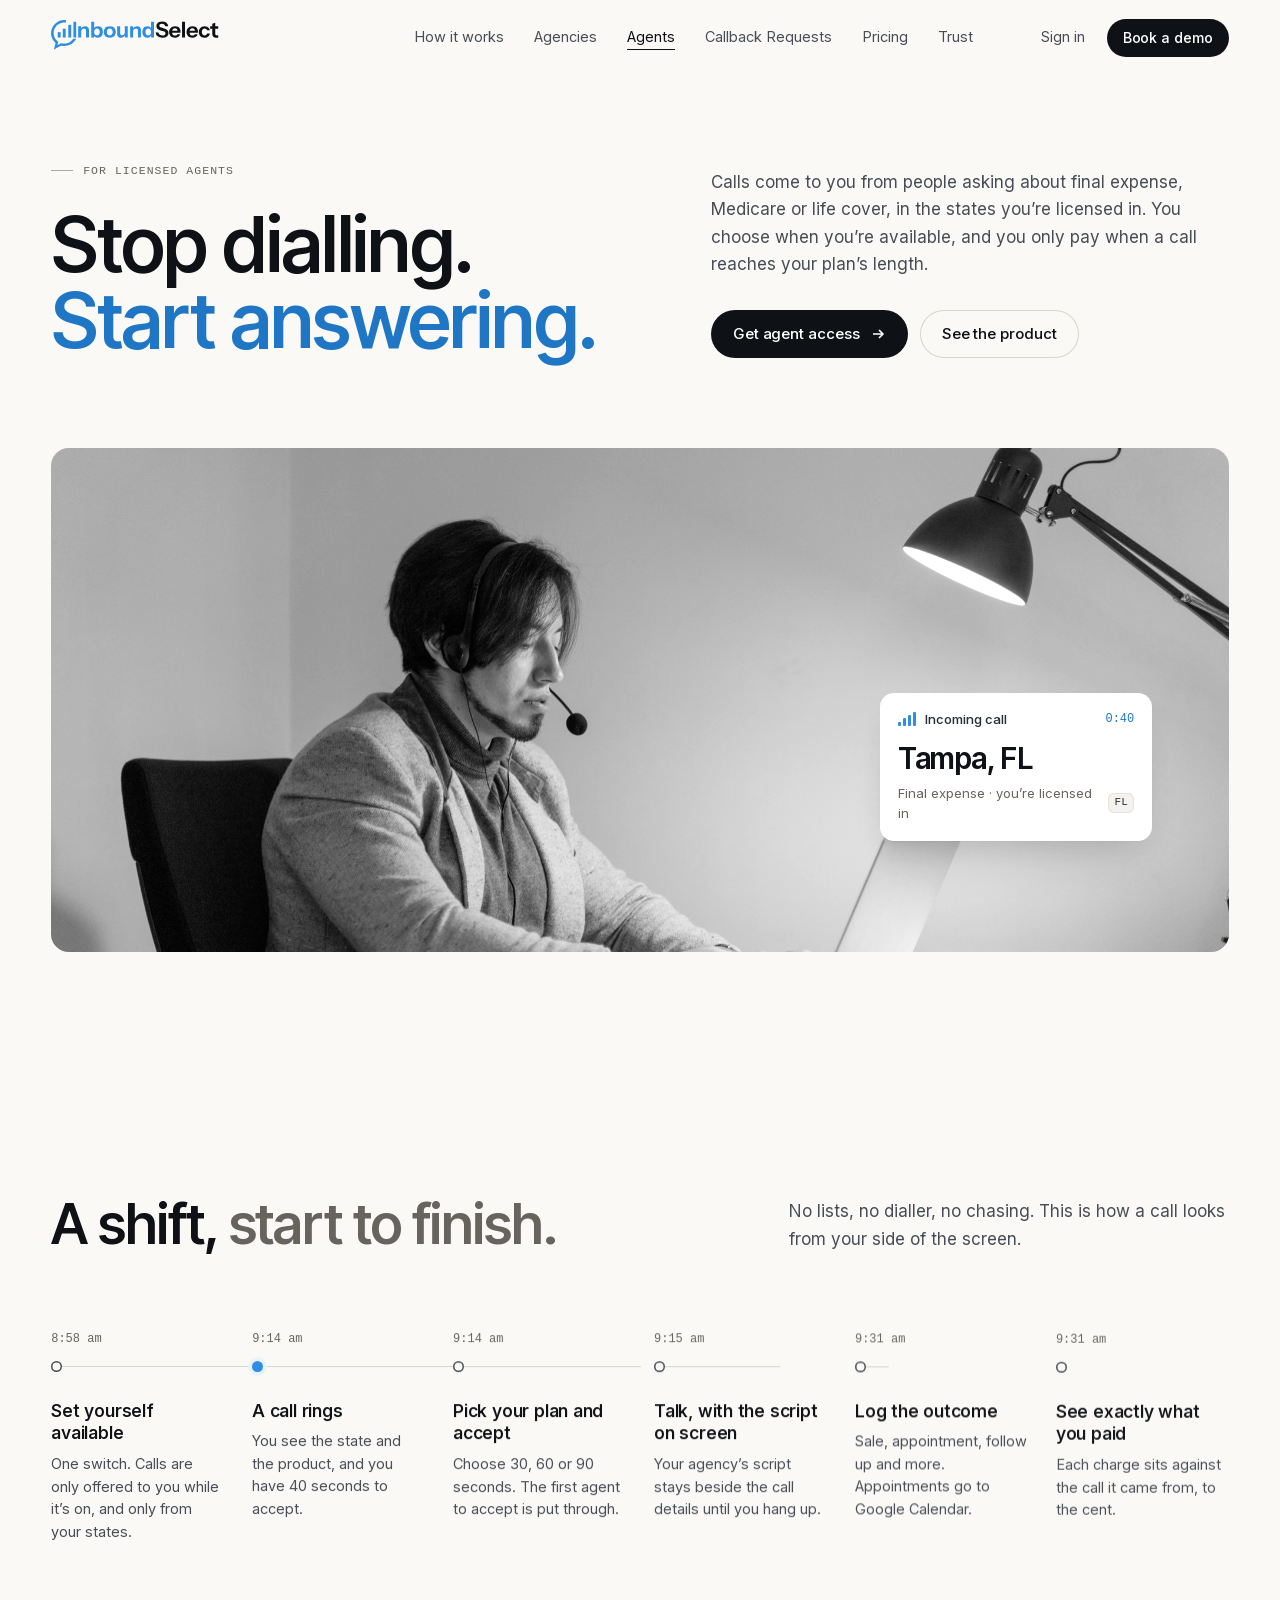
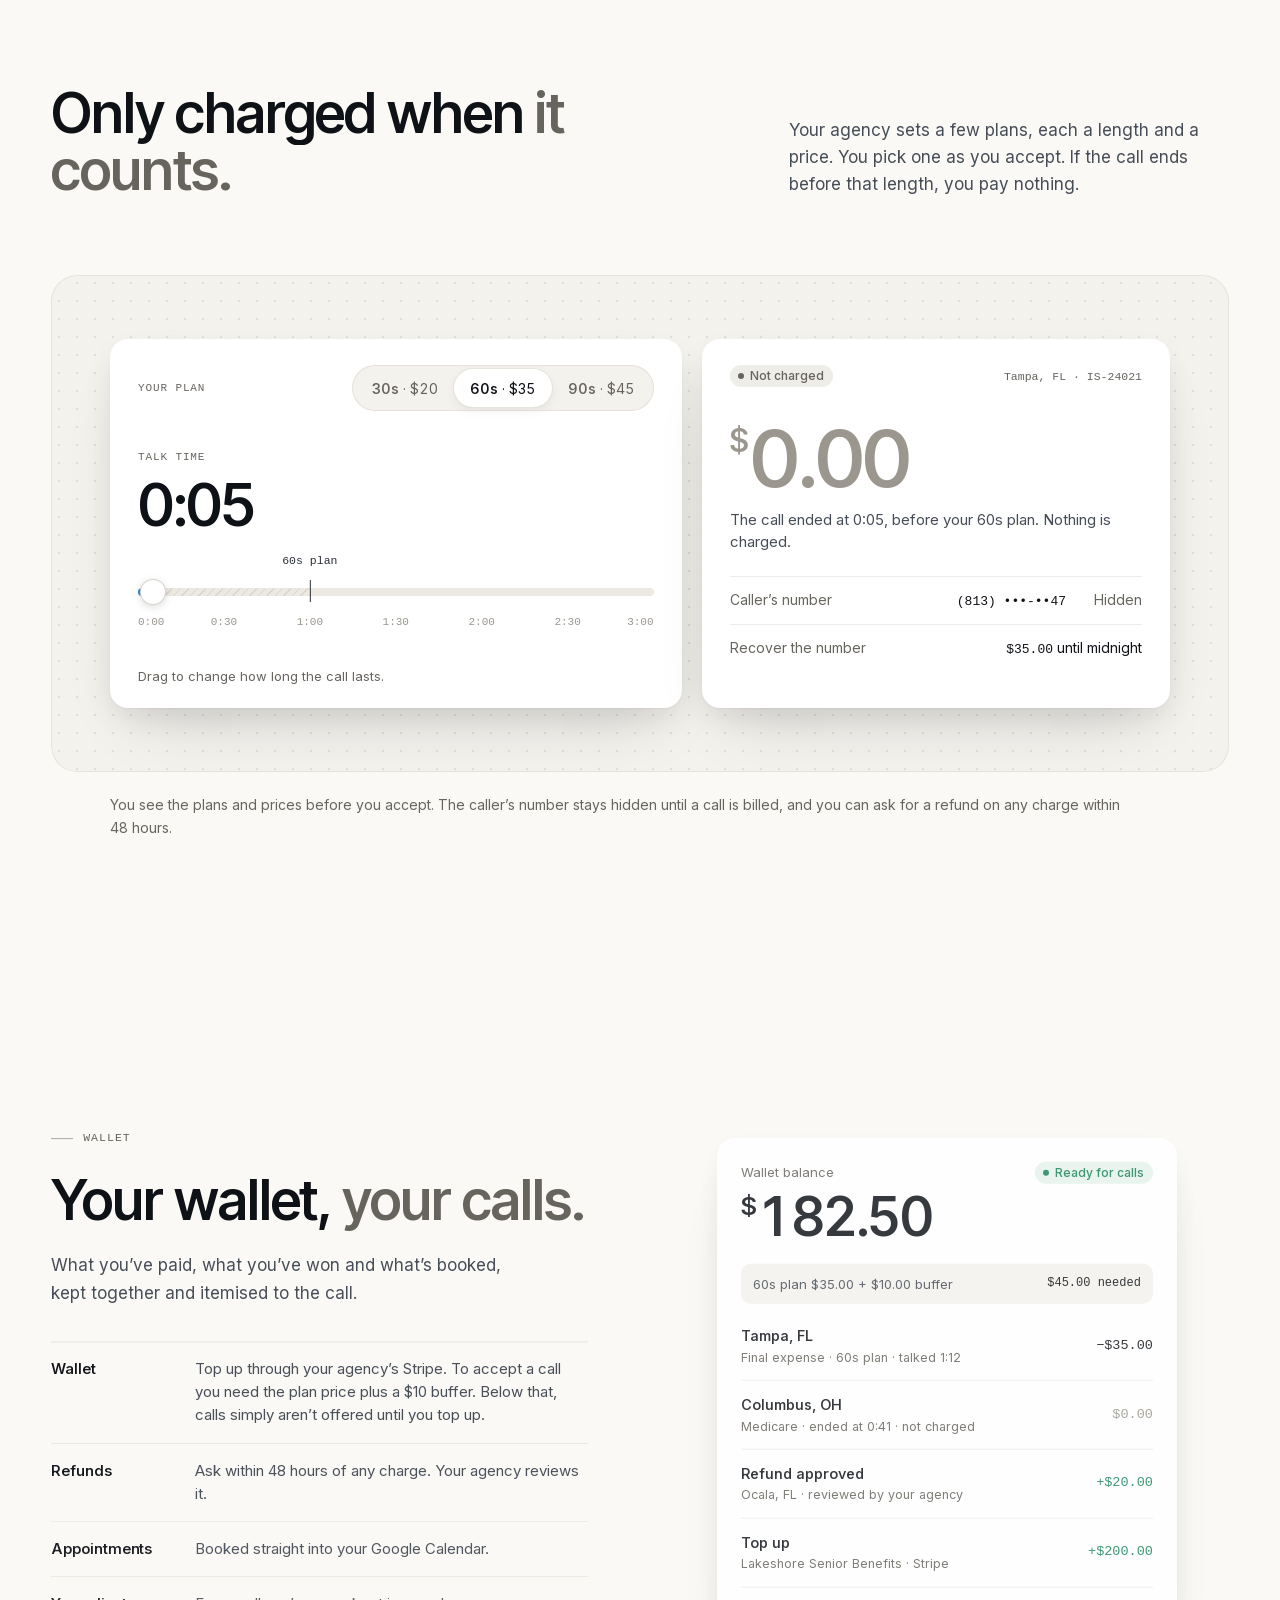
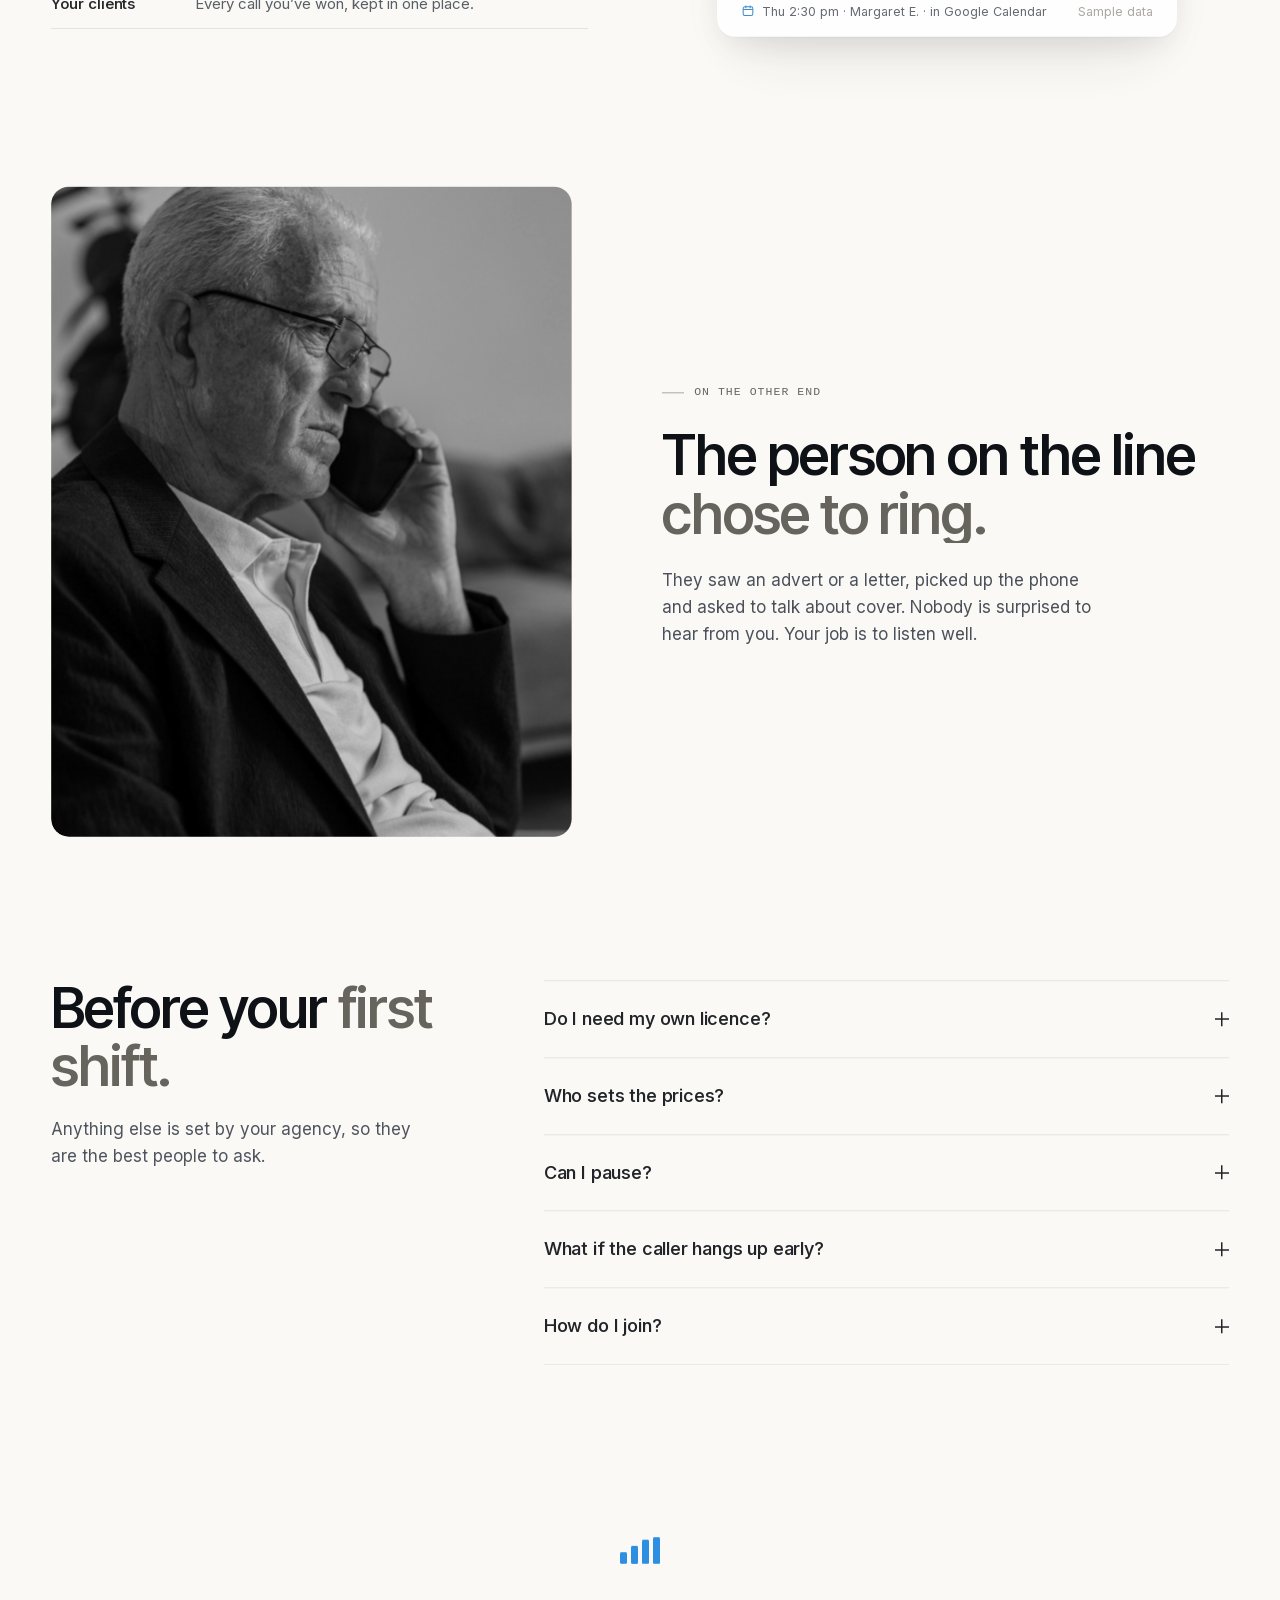
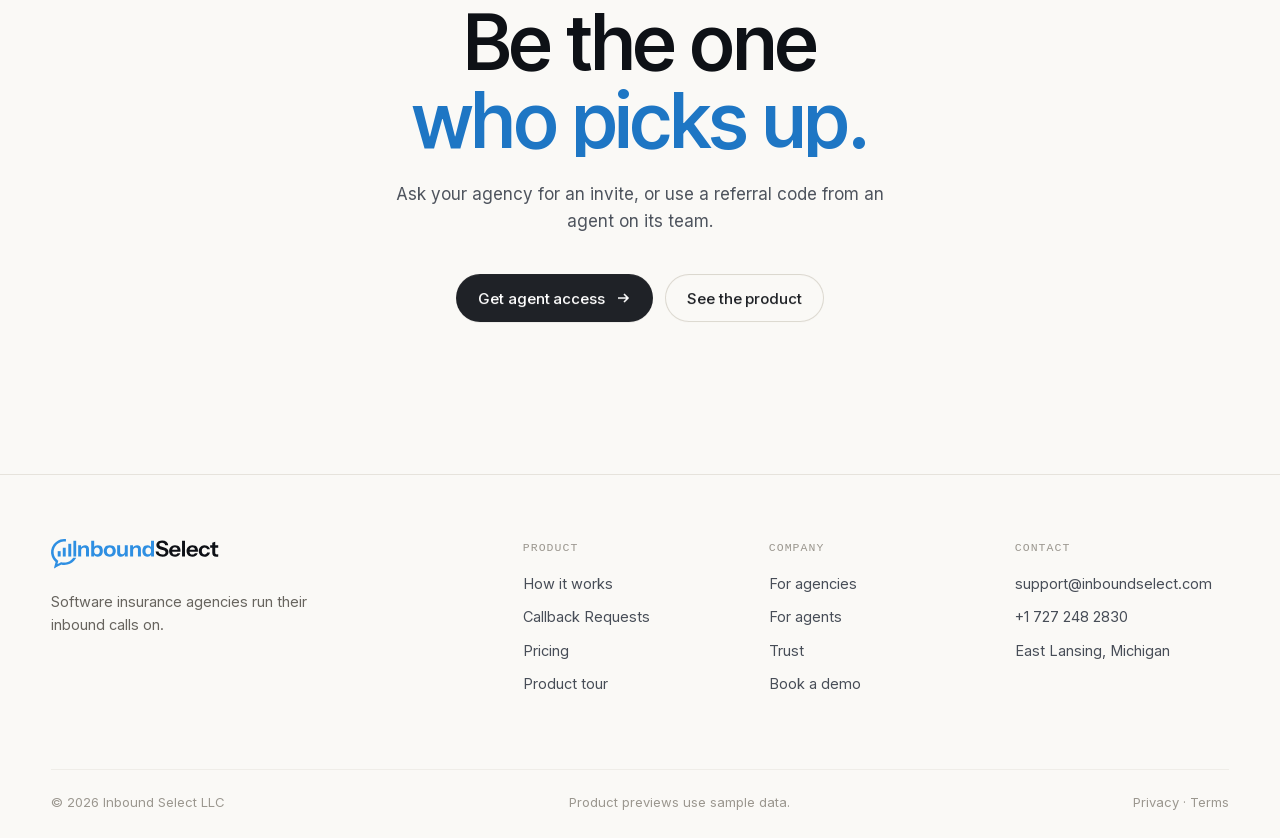
<file: agents.html>
<!doctype html>
<html lang="en-GB" class="no-js" data-page="agents">
<head>
<meta charset="utf-8">
<meta name="viewport" content="width=device-width, initial-scale=1, viewport-fit=cover">
<title>For agents — Inbound Select</title>
<meta name="description" content="Take inbound calls about final expense, Medicare and life cover in the states you're licensed in. You choose when you're available, and you only pay when a call reaches your plan's length.">
<meta name="theme-color" content="#FAF9F6">
<link rel="icon" href="assets/img/mark.svg" type="image/svg+xml">
<link rel="stylesheet" href="assets/css/base.css">
<link rel="stylesheet" href="assets/css/site.css">
<link rel="stylesheet" href="assets/css/p-agents.css">
<script src="assets/js/head.js"></script>
<script src="assets/js/brand.js"></script>
</head>
<body>
<script src="assets/js/chrome.js"></script>

<main id="main">

  <!-- ============ 1 · Hero ============ -->
  <section class="phero">
    <div class="wrap">
      <div class="phero__grid">
        <div>
          <p class="eyebrow" data-hero>For licensed agents</p>
          <h1 class="display phero__title" data-split="hero">Stop dialling.<br><em class="accent">Start answering.</em></h1>
        </div>
        <div>
          <p class="lede phero__lede" data-hero>Calls come to you from people asking about final expense, Medicare or life cover, in the states you’re licensed in. You choose when you’re available, and you only pay when a call reaches your plan’s length.</p>
          <div class="phero__actions" data-hero>
            <a href="signin.html" class="btn">Get agent access <svg class="arr" viewBox="0 0 16 16" fill="none" stroke="currentColor" stroke-width="1.6"><path d="M3 8h10M9 4l4 4-4 4"/></svg></a>
            <a href="app.html#/agent" class="btn btn--ghost">See the product</a>
          </div>
        </div>
      </div>
      <figure class="phero__media phero__photo agt-hero__photo" data-hero-media>
        <img src="assets/img/photos/agent.jpg" alt="A licensed agent at his desk, wearing a headset, typing on a laptop under a desk lamp">
        <figcaption class="ring-card" aria-hidden="true">
          <span class="ring-card__top"><span class="sig sig--ring"><i></i><i></i><i></i><i></i></span><span>Incoming call</span><span class="mono ring-card__t">0:40</span></span>
          <b class="ring-card__city">Tampa, FL</b>
          <span class="ring-card__meta">Final expense · you’re licensed in <span class="st">FL</span></span>
        </figcaption>
      </figure>
    </div>
  </section>

  <!-- ============ 2 · A shift, start to finish ============ -->
  <section class="sec">
    <div class="wrap">
      <div class="sec-head">
        <h2 class="h2" data-split>A shift, <em>start to finish.</em></h2>
        <p class="lede" data-reveal>No lists, no dialler, no chasing. This is how a call looks from your side of the screen.</p>
      </div>

      <ol class="shift" id="shift">
        <li class="shift__s" data-reveal>
          <span class="shift__time mono">8:58 am</span><span class="shift__dot"></span><span class="shift__ln" aria-hidden="true"></span>
          <h3 class="shift__t">Set yourself available</h3>
          <p class="shift__d">One switch. Calls are only offered to you while it’s on, and only from your states.</p>
        </li>
        <li class="shift__s shift__s--ring" data-reveal>
          <span class="shift__time mono">9:14 am</span><span class="shift__dot"></span><span class="shift__ln" aria-hidden="true"></span>
          <h3 class="shift__t">A call rings</h3>
          <p class="shift__d">You see the state and the product, and you have 40 seconds to accept.</p>
        </li>
        <li class="shift__s" data-reveal>
          <span class="shift__time mono">9:14 am</span><span class="shift__dot"></span><span class="shift__ln" aria-hidden="true"></span>
          <h3 class="shift__t">Pick your plan and accept</h3>
          <p class="shift__d">Choose 30, 60 or 90 seconds. The first agent to accept is put through.</p>
        </li>
        <li class="shift__s" data-reveal>
          <span class="shift__time mono">9:15 am</span><span class="shift__dot"></span><span class="shift__ln" aria-hidden="true"></span>
          <h3 class="shift__t">Talk, with the script on screen</h3>
          <p class="shift__d">Your agency’s script stays beside the call details until you hang up.</p>
        </li>
        <li class="shift__s" data-reveal>
          <span class="shift__time mono">9:31 am</span><span class="shift__dot"></span><span class="shift__ln" aria-hidden="true"></span>
          <h3 class="shift__t">Log the outcome</h3>
          <p class="shift__d">Sale, appointment, follow up and more. Appointments go to Google Calendar.</p>
        </li>
        <li class="shift__s" data-reveal>
          <span class="shift__time mono">9:31 am</span><span class="shift__dot"></span><span class="shift__ln" aria-hidden="true"></span>
          <h3 class="shift__t">See exactly what you paid</h3>
          <p class="shift__d">Each charge sits against the call it came from, to the cent.</p>
        </li>
      </ol>
    </div>
  </section>

  <!-- ============ 3 · Only charged when it counts (signature interactive) ============ -->
  <section class="sec sec--flush" id="talk-time">
    <div class="wrap">
      <div class="sec-head">
        <h2 class="h2" data-split>Only charged when <em>it counts.</em></h2>
        <p class="lede" data-reveal>Your agency sets a few plans, each a length and a price. You pick one as you accept. If the call ends before that length, you pay nothing.</p>
      </div>

      <div class="stage-panel dots tt-stage" data-reveal>
        <div class="tt is-charged" id="tt">
          <article class="card tt__ctl">
            <div class="tt__top">
              <span class="tt__l">Your plan</span>
              <div class="seg" id="ttSeg" role="radiogroup" aria-label="Acceptance plan">
                <span class="seg__thumb" aria-hidden="true"></span>
                <button class="seg__b" type="button" role="radio" aria-checked="false" data-s="30" data-p="20"><b>30s</b> · $20</button>
                <button class="seg__b" type="button" role="radio" aria-checked="true" data-s="60" data-p="35"><b>60s</b> · $35</button>
                <button class="seg__b" type="button" role="radio" aria-checked="false" data-s="90" data-p="45"><b>90s</b> · $45</button>
              </div>
            </div>

            <div class="tt__clock">
              <span class="tt__l">Talk time</span>
              <span class="tt__clock-v"><span id="ttClock">1:12</span></span>
            </div>

            <div class="tt__track" id="ttTrack" style="--p: .3333; --t: .4">
              <div class="tt__line">
                <span class="tt__zone"></span>
                <span class="tt__fill tt__fill--a"></span>
                <span class="tt__fill tt__fill--b"></span>
              </div>
              <div class="tt__mark"><span class="tt__mark-l mono"><span id="ttMarkL">60s</span> plan</span></div>
              <input class="range tt__range" id="ttRange" type="range" min="0" max="180" step="1" value="72" aria-label="Talk time in seconds" aria-valuetext="1 minute 12 seconds">
            </div>
            <div class="tt__ticks mono" aria-hidden="true"><span>0:00</span><span>0:30</span><span>1:00</span><span>1:30</span><span>2:00</span><span>2:30</span><span>3:00</span></div>

            <p class="tt__hint">Drag to change how long the call lasts.</p>
          </article>

          <article class="card tt__out" aria-live="polite">
            <header class="tt__out-head">
              <span class="tt__swap tt__pills"><span class="pill pill--green tt__a">Charged</span><span class="pill tt__b">Not charged</span></span>
              <span class="mono tt__id">Tampa, FL · IS-24021</span>
            </header>
            <p class="tt__amt"><span class="tt__cur">$</span><span id="ttAmt">35.00</span></p>
            <p class="tt__why" id="ttWhy">The call reached 60 seconds, so your 60s plan applies.</p>
            <dl class="tt__rows">
              <div class="tt__r">
                <dt>Caller’s number</dt>
                <dd><span class="tt__swap mono"><span class="tt__a">(813) 402-••47</span><span class="tt__b">(813) •••-••47</span></span><span class="tt__swap"><span class="tt__a tt__ok">Unlocked</span><span class="tt__b tt__mute">Hidden</span></span></dd>
              </div>
              <div class="tt__r">
                <dt class="tt__swap"><span class="tt__a">Refund window</span><span class="tt__b">Recover the number</span></dt>
                <dd class="tt__swap"><span class="tt__a">48 hours</span><span class="tt__b"><span class="mono" id="ttRec">$35.00</span> until midnight</span></dd>
              </div>
            </dl>
          </article>
        </div>
      </div>
      <p class="tt-fine" data-reveal>You see the plans and prices before you accept. The caller’s number stays hidden until a call is billed, and you can ask for a refund on any charge within 48 hours.</p>
    </div>
  </section>

  <!-- ============ 4 · Your wallet, your calls ============ -->
  <section class="sec">
    <div class="wrap split">
      <div class="split__copy">
        <p class="eyebrow" data-reveal>Wallet</p>
        <h2 class="h2" data-split>Your wallet, <em>your calls.</em></h2>
        <p class="lede" data-reveal>What you’ve paid, what you’ve won and what’s booked, kept together and itemised to the call.</p>
        <dl class="kv">
          <div data-reveal><dt>Wallet</dt><dd>Top up through your agency’s Stripe. To accept a call you need the plan price plus a $10 buffer. Below that, calls simply aren’t offered until you top up.</dd></div>
          <div data-reveal><dt>Refunds</dt><dd>Ask within 48 hours of any charge. Your agency reviews it.</dd></div>
          <div data-reveal><dt>Appointments</dt><dd>Booked straight into your Google Calendar.</dd></div>
          <div data-reveal><dt>Your clients</dt><dd>Every call you’ve won, kept in one place.</dd></div>
        </dl>
      </div>

      <div class="wl-wrap" data-reveal>
        <article class="card wl" aria-label="A sample agent wallet">
          <header class="wl__head">
            <div>
              <p class="wl__l">Wallet balance</p>
              <p class="wl__bal"><span class="wl__cur">$</span>182.50</p>
            </div>
            <span class="pill pill--green">Ready for calls</span>
          </header>
          <p class="wl__need"><span>60s plan $35.00 + $10.00 buffer</span><span class="mono">$45.00 needed</span></p>
          <ul class="wl__items">
            <li><span class="wl__w"><b>Tampa, FL</b><span>Final expense · 60s plan · talked 1:12</span></span><span class="wl__amt mono">−$35.00</span></li>
            <li><span class="wl__w"><b>Columbus, OH</b><span>Medicare · ended at 0:41 · not charged</span></span><span class="wl__amt wl__amt--zero mono">$0.00</span></li>
            <li><span class="wl__w"><b>Refund approved</b><span>Ocala, FL · reviewed by your agency</span></span><span class="wl__amt wl__amt--in mono">+$20.00</span></li>
            <li><span class="wl__w"><b>Top up</b><span>Lakeshore Senior Benefits · Stripe</span></span><span class="wl__amt wl__amt--in mono">+$200.00</span></li>
          </ul>
          <footer class="wl__foot">
            <span class="wl__cal"><svg viewBox="0 0 16 16" aria-hidden="true"><rect x="2.5" y="3.5" width="11" height="10" rx="2" fill="none" stroke="currentColor" stroke-width="1.2"/><path d="M2.5 6.5h11M5.5 2v3M10.5 2v3" stroke="currentColor" stroke-width="1.2"/></svg>Thu 2:30 pm · Margaret E. · in Google Calendar</span>
            <span class="wl__sample">Sample data</span>
          </footer>
        </article>
      </div>
    </div>
  </section>

  <!-- ============ 5 · The person on the line ============ -->
  <section class="sec sec--flush">
    <div class="wrap human">
      <figure class="photo human__photo" data-photo>
        <img src="assets/img/photos/caller-2.jpg" alt="An older man on the phone, sitting on his sofa at home" loading="lazy">
      </figure>
      <div class="human__copy">
        <p class="eyebrow" data-reveal>On the other end</p>
        <h2 class="h2 human__line" data-split>The person on the line <em>chose to ring.</em></h2>
        <p class="lede" data-reveal>They saw an advert or a letter, picked up the phone and asked to talk about cover. Nobody is surprised to hear from you. Your job is to listen well.</p>
      </div>
    </div>
  </section>

  <!-- ============ 6 · FAQ ============ -->
  <section class="sec sec--flush">
    <div class="wrap faq-grid">
      <div class="faq-grid__head">
        <h2 class="h2" data-split>Before your <em>first shift.</em></h2>
        <p class="lede" data-reveal>Anything else is set by your agency, so they are the best people to ask.</p>
      </div>
      <div class="faq" data-reveal>
        <details><summary>Do I need my own licence?</summary><div class="faq__a"><div><p>Yes. You need an active licence in each state you take calls from, and you’re only ever offered calls from those states.</p></div></div></details>
        <details><summary>Who sets the prices?</summary><div class="faq__a"><div><p>Your agency. It sets your subscription and the acceptance plans, such as 30 seconds for $20 or 60 seconds for $35. You see the price before you accept.</p></div></div></details>
        <details><summary>Can I pause?</summary><div class="faq__a"><div><p>Yes, with one switch. Calls stop being offered to you until you switch it back on. Your clients and history stay exactly where they are.</p></div></div></details>
        <details><summary>What if the caller hangs up early?</summary><div class="faq__a"><div><p>If the call ends before your plan’s length, you’re not charged. You can still recover the caller’s number for the plan price until midnight that day.</p></div></div></details>
        <details><summary>How do I join?</summary><div class="faq__a"><div><p>Through your agency’s invite, or a referral code from an agent already on its team. Once you’re approved and your wallet covers your plan plus the $10 buffer, you can set yourself available.</p></div></div></details>
      </div>
    </div>
  </section>

  <!-- ============ 7 · Close ============ -->
  <section class="close">
    <div class="wrap close__in">
      <span class="sig close__sig" aria-hidden="true"><i></i><i></i><i></i><i></i></span>
      <h2 class="display close__t" data-split>Be the one <br><em class="accent">who picks up.</em></h2>
      <p class="lede" data-reveal>Ask your agency for an invite, or use a referral code from an agent on its team.</p>
      <div class="close__actions" data-reveal>
        <a href="signin.html" class="btn">Get agent access <svg class="arr" viewBox="0 0 16 16" fill="none" stroke="currentColor" stroke-width="1.6"><path d="M3 8h10M9 4l4 4-4 4"/></svg></a>
        <a href="app.html#/agent" class="btn btn--ghost">See the product</a>
      </div>
    </div>
  </section>

</main>

<script>IBChrome.footer()</script>
<script src="assets/vendor/gsap.min.js"></script>
<script src="assets/vendor/ScrollTrigger.min.js"></script>
<script src="assets/vendor/SplitText.min.js"></script>
<script src="assets/vendor/lenis.min.js"></script>
<script src="assets/js/site.js"></script>
<script src="assets/js/p-agents.js"></script>
</body>
</html>
</file>
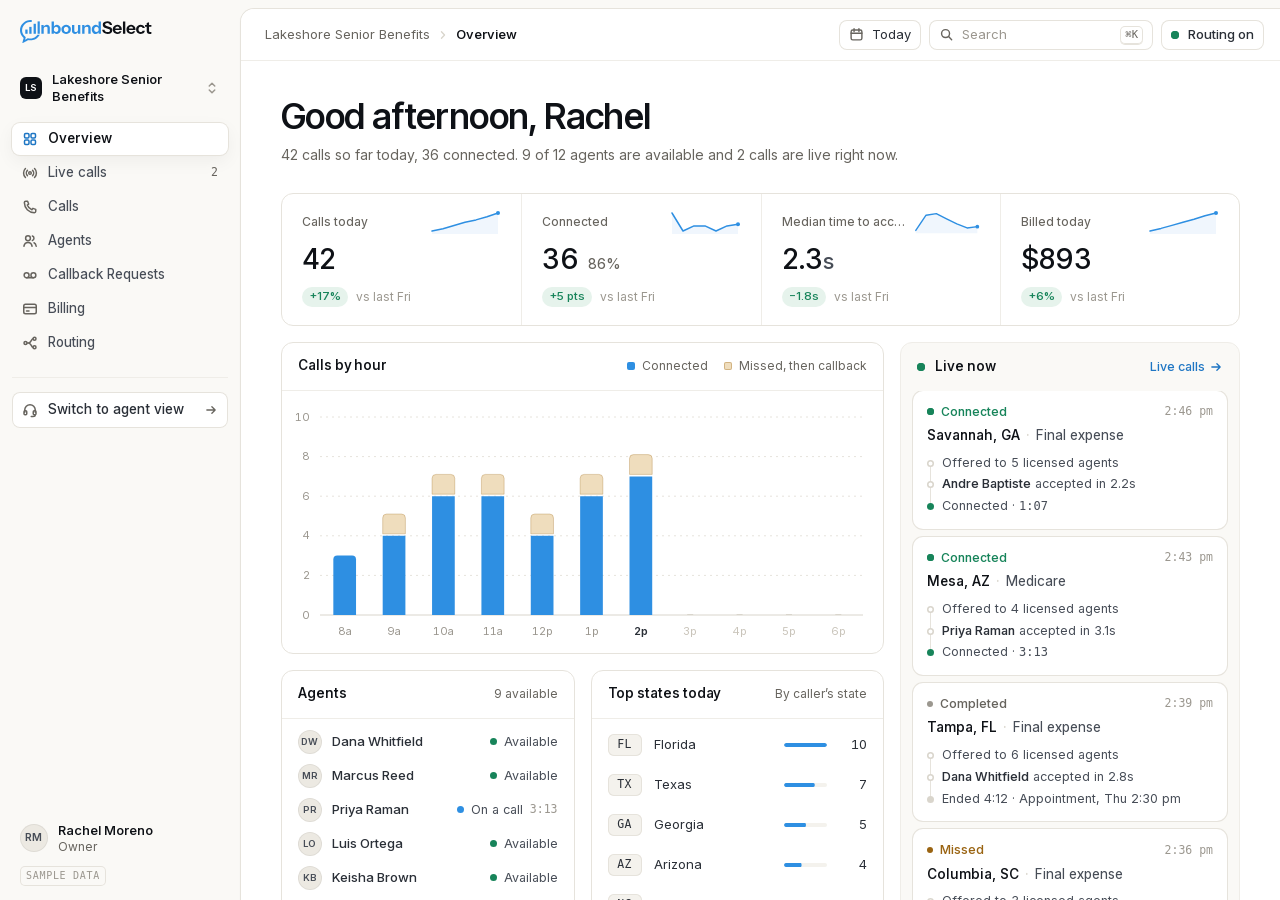
<file: app.html>
<!doctype html>
<html lang="en">
<head>
<meta charset="utf-8">
<meta name="viewport" content="width=device-width, initial-scale=1, viewport-fit=cover">
<title>Inbound Select — Agency console</title>
<meta name="description" content="Inbound Select agency console prototype. All figures are sample data.">
<meta name="theme-color" content="#FAF9F6">
<link rel="icon" href="assets/img/mark.svg" type="image/svg+xml">
<link rel="stylesheet" href="assets/css/base.css">
<link rel="stylesheet" href="assets/css/app.css">
<style>
/* Arrival from the website: the same dark curtain lifts off the console */
.app-curtain { position: fixed; inset: 0; z-index: 999; background: #F4F2ED; box-shadow: inset 0 1px 0 #D9D5CC; clip-path: inset(0 0 0 0); pointer-events: none; transition: clip-path .6s cubic-bezier(.65,0,.35,1); }
.app-curtain.is-up { clip-path: inset(0 0 100% 0); }
</style>
<script>
(function (d) {
  try {
    var reduce = window.matchMedia && matchMedia('(prefers-reduced-motion: reduce)').matches;
    if (sessionStorage.getItem('ib-nav') === '1') { sessionStorage.removeItem('ib-nav'); if (!reduce) d.classList.add('ib-arrive'); }
    // Links back to the website get the website's curtain-lift entrance
    document.addEventListener('click', function (e) {
      var a = e.target.closest && e.target.closest('a[href]');
      if (a && /\.html(#.*)?$/.test(a.getAttribute('href')) && !/^app\.html/.test(a.getAttribute('href'))) sessionStorage.setItem('ib-nav', '1');
    }, true);
  } catch (e) {}
})(document.documentElement);
</script>
</head>
<body class="app">
<script>
if (document.documentElement.classList.contains('ib-arrive')) {
  document.write('<div class="app-curtain" id="appCurtain" aria-hidden="true"></div>');
  addEventListener('DOMContentLoaded', function () {
    var c = document.getElementById('appCurtain');
    setTimeout(function () { c.classList.add('is-up'); c.addEventListener('transitionend', function () { c.remove(); }, { once: true }); }, 60);
  });
}
</script>

<div class="shell" id="shell">
  <!-- Sidebar -->
  <aside class="sb" id="sb" aria-label="Main">
    <a class="sb-logo" href="index.html" aria-label="Inbound Select website" title="Inbound Select website"><span data-logo="full"></span></a>

    <button class="sb-org" type="button" id="org-btn" aria-label="Agency">
      <span class="org-mono">LS</span>
      <span class="org-name">Lakeshore Senior Benefits</span>
      <span class="org-chev" data-ic="updown"></span>
    </button>

    <nav class="nav" id="nav"></nav>

    <div class="sb-sec">
      <button class="sb-agent" type="button" data-go="#/agent">
        <span data-ic="headset"></span>
        <span>Switch to agent view</span>
        <span class="sb-agent-arr" data-ic="arrow-right"></span>
      </button>
    </div>

    <div class="sb-foot">
      <div class="me">
        <span class="av" style="--s:28px">RM</span>
        <span class="me-t"><b>Rachel Moreno</b><span>Owner</span></span>
      </div>
      <span class="sample">Sample data</span>
    </div>
  </aside>

  <!-- Main sheet -->
  <main class="sheet" id="sheet">
    <header class="tb">
      <button class="tb-menu" type="button" id="menu-btn" aria-label="Open menu"><span data-ic="menu"></span></button>
      <a class="tb-mark" href="index.html" aria-label="Inbound Select website"><span data-logo="mark"></span></a>
      <div class="crumb" id="crumb"><span class="crumb-org">Lakeshore Senior Benefits</span><span class="crumb-sep" data-ic="chevron-right"></span><b id="crumb-page">Overview</b></div>
      <div class="tb-right">
        <span class="chip chip--date"><span data-ic="calendar"></span>Today</span>
        <button class="chip chip--search" type="button" id="search-btn" aria-label="Search (Command K)">
          <span data-ic="search"></span><span class="chip-ph">Search</span><span class="kbd">⌘K</span>
        </button>
        <div class="routing" id="routing">
          <button class="chip chip--live" type="button" id="routing-btn" aria-haspopup="dialog" aria-expanded="false">
            <span class="live-dot"></span><span class="routing-label">Routing on</span>
          </button>
          <div class="pop" id="routing-pop" role="dialog" aria-label="Routing" hidden></div>
        </div>
      </div>
    </header>
    <div class="scroller" id="scroller">
      <div class="view" id="view"></div>
    </div>
  </main>
</div>

<!-- Mobile menu sheet -->
<div class="msheet" id="msheet" aria-hidden="true">
  <div class="msheet-scrim" data-close-menu></div>
  <div class="msheet-panel">
    <div class="msheet-head">
      <a href="index.html" aria-label="Inbound Select website" style="display:inline-flex"><span data-logo="full" style="width:120px"></span></a>
      <button class="icon-btn" type="button" data-close-menu aria-label="Close menu"><span data-ic="x"></span></button>
    </div>
    <div class="msheet-org"><span class="org-mono">LS</span><span>Lakeshore Senior Benefits</span></div>
    <nav class="nav nav--m" id="mnav"></nav>
    <button class="sb-agent" type="button" data-go="#/agent"><span data-ic="headset"></span><span>Switch to agent view</span><span class="sb-agent-arr" data-ic="arrow-right"></span></button>
    <div class="msheet-foot"><span class="av" style="--s:26px">RM</span><span>Rachel Moreno · Owner</span><span class="sample">Sample data</span></div>
  </div>
</div>

<!-- Agent console (Dana Whitfield) -->
<div class="agentv" id="agentv" aria-label="Agent view"></div>

<!-- Drawer -->
<div class="scrim" id="scrim"></div>
<aside class="drawer" id="drawer" aria-hidden="true" tabindex="-1"></aside>

<!-- Modal + palette + toasts -->
<div class="modal-root" id="modal-root"></div>
<div class="pal" id="pal" aria-hidden="true">
  <div class="pal-scrim" data-close-pal></div>
  <div class="pal-box" role="dialog" aria-label="Command menu">
    <div class="pal-in"><span data-ic="search"></span><input id="pal-input" type="text" placeholder="Jump to a page, call or agent…" autocomplete="off" spellcheck="false"><span class="kbd">esc</span></div>
    <div class="pal-list" id="pal-list" role="listbox"></div>
    <div class="pal-f"><span><span class="kbd">↑</span><span class="kbd">↓</span> move</span><span><span class="kbd">↵</span> open</span></div>
  </div>
</div>
<div class="toasts" id="toasts" aria-live="polite"></div>

<script src="assets/vendor/gsap.min.js"></script>
<script src="assets/js/brand.js"></script>
<script src="assets/js/app-data.js"></script>
<script src="assets/js/app.js"></script>
</body>
</html>
</file>
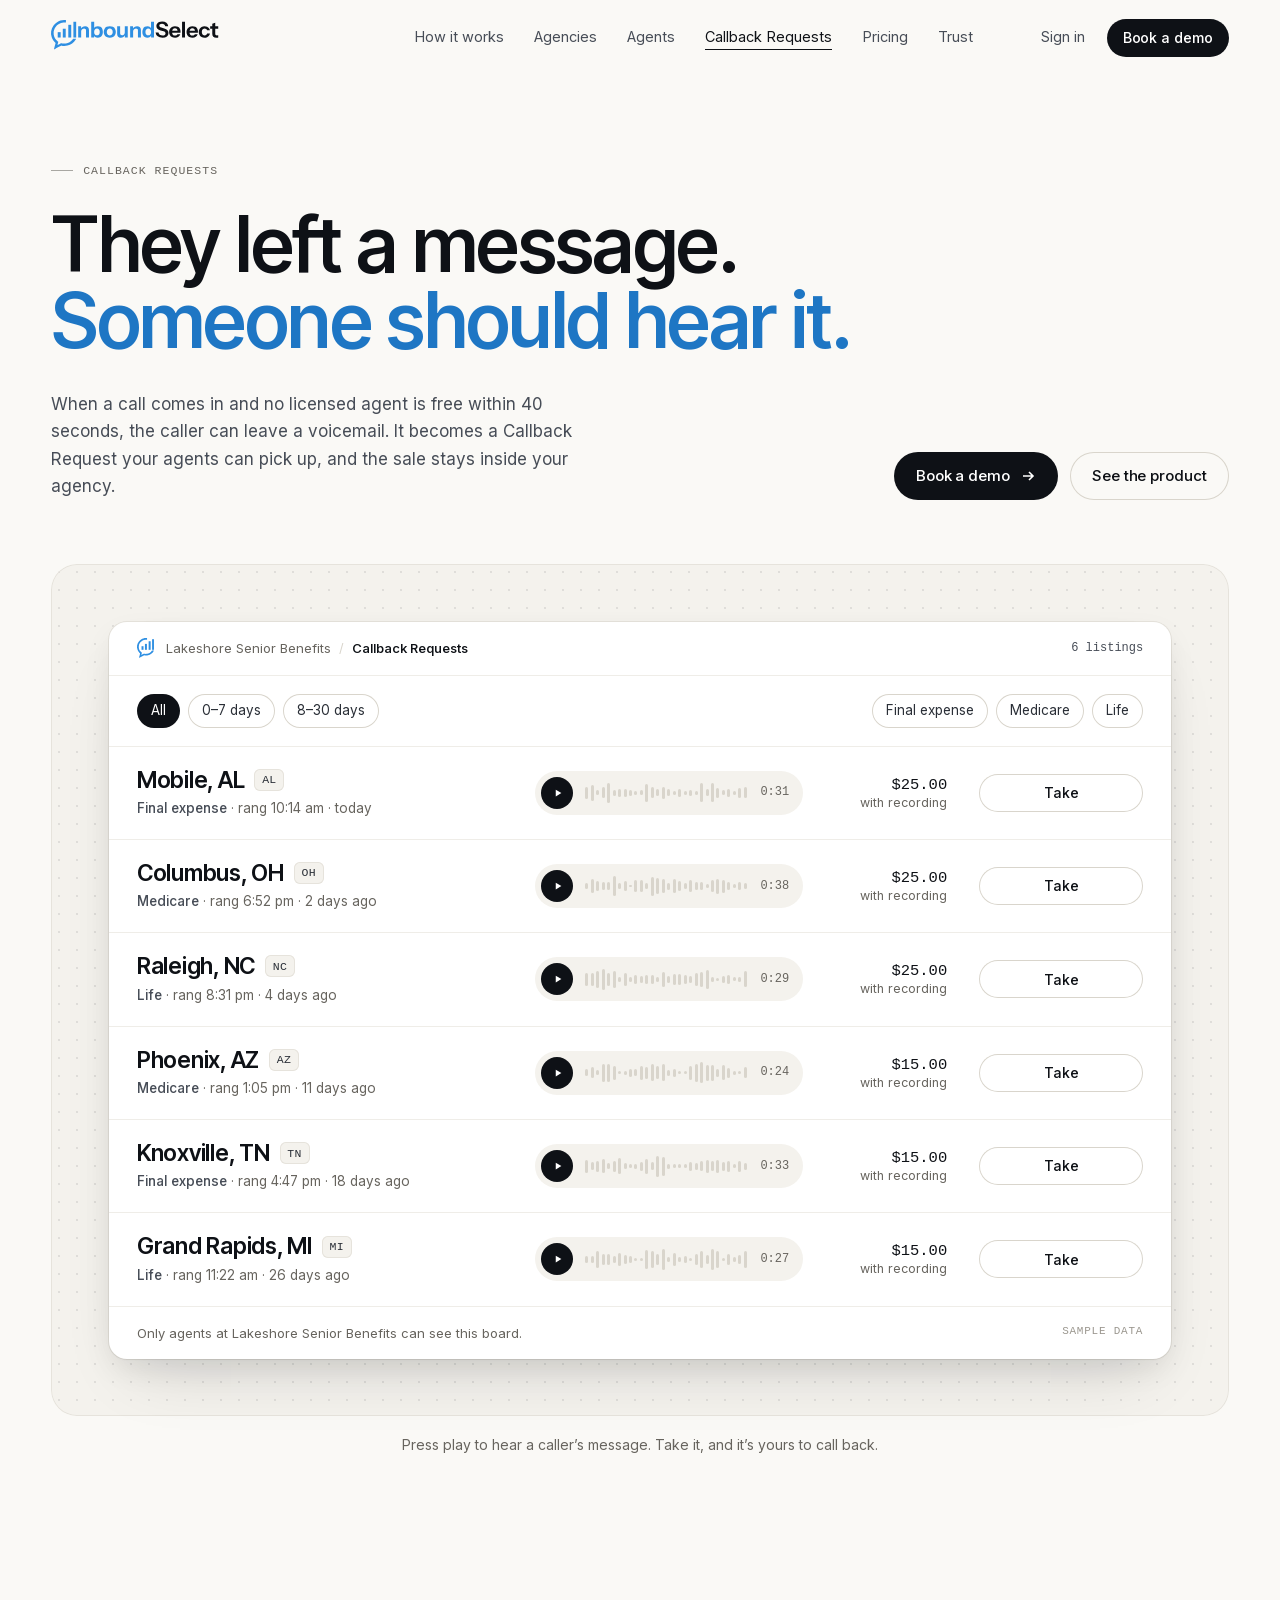
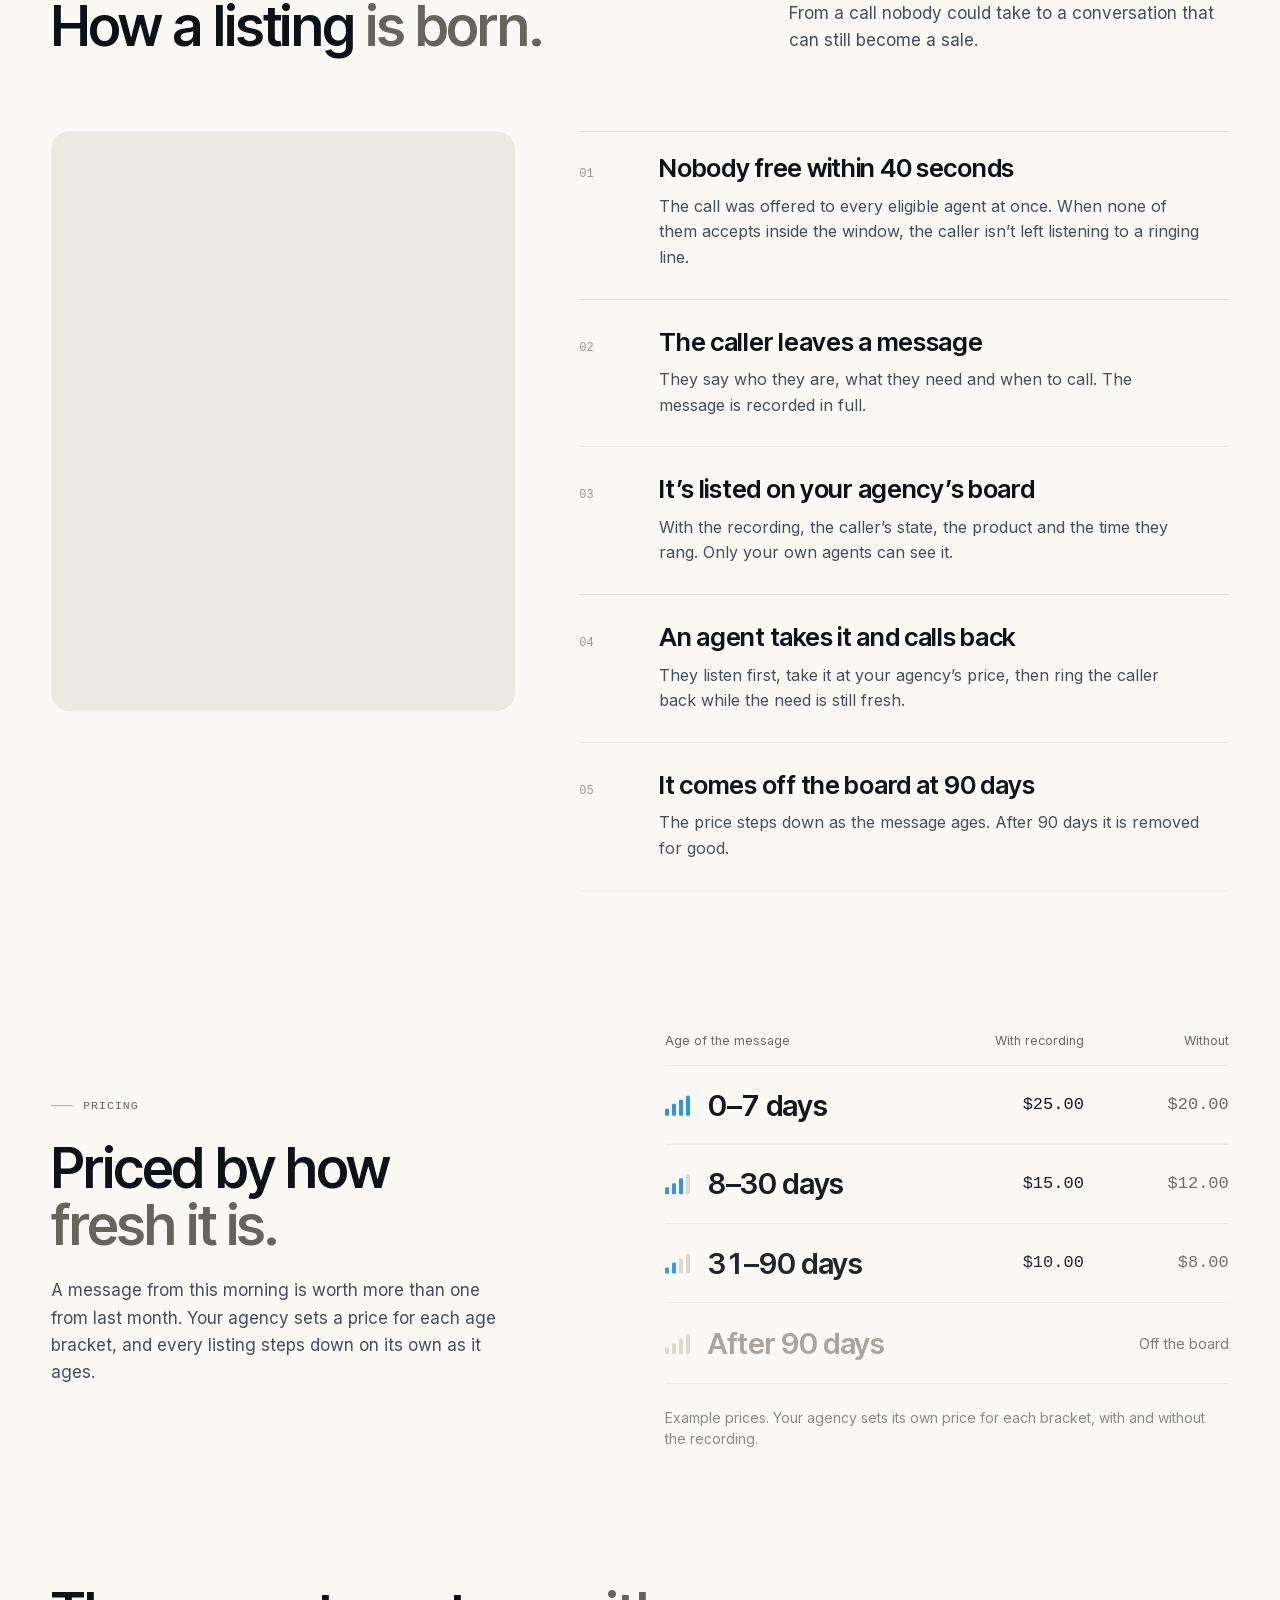
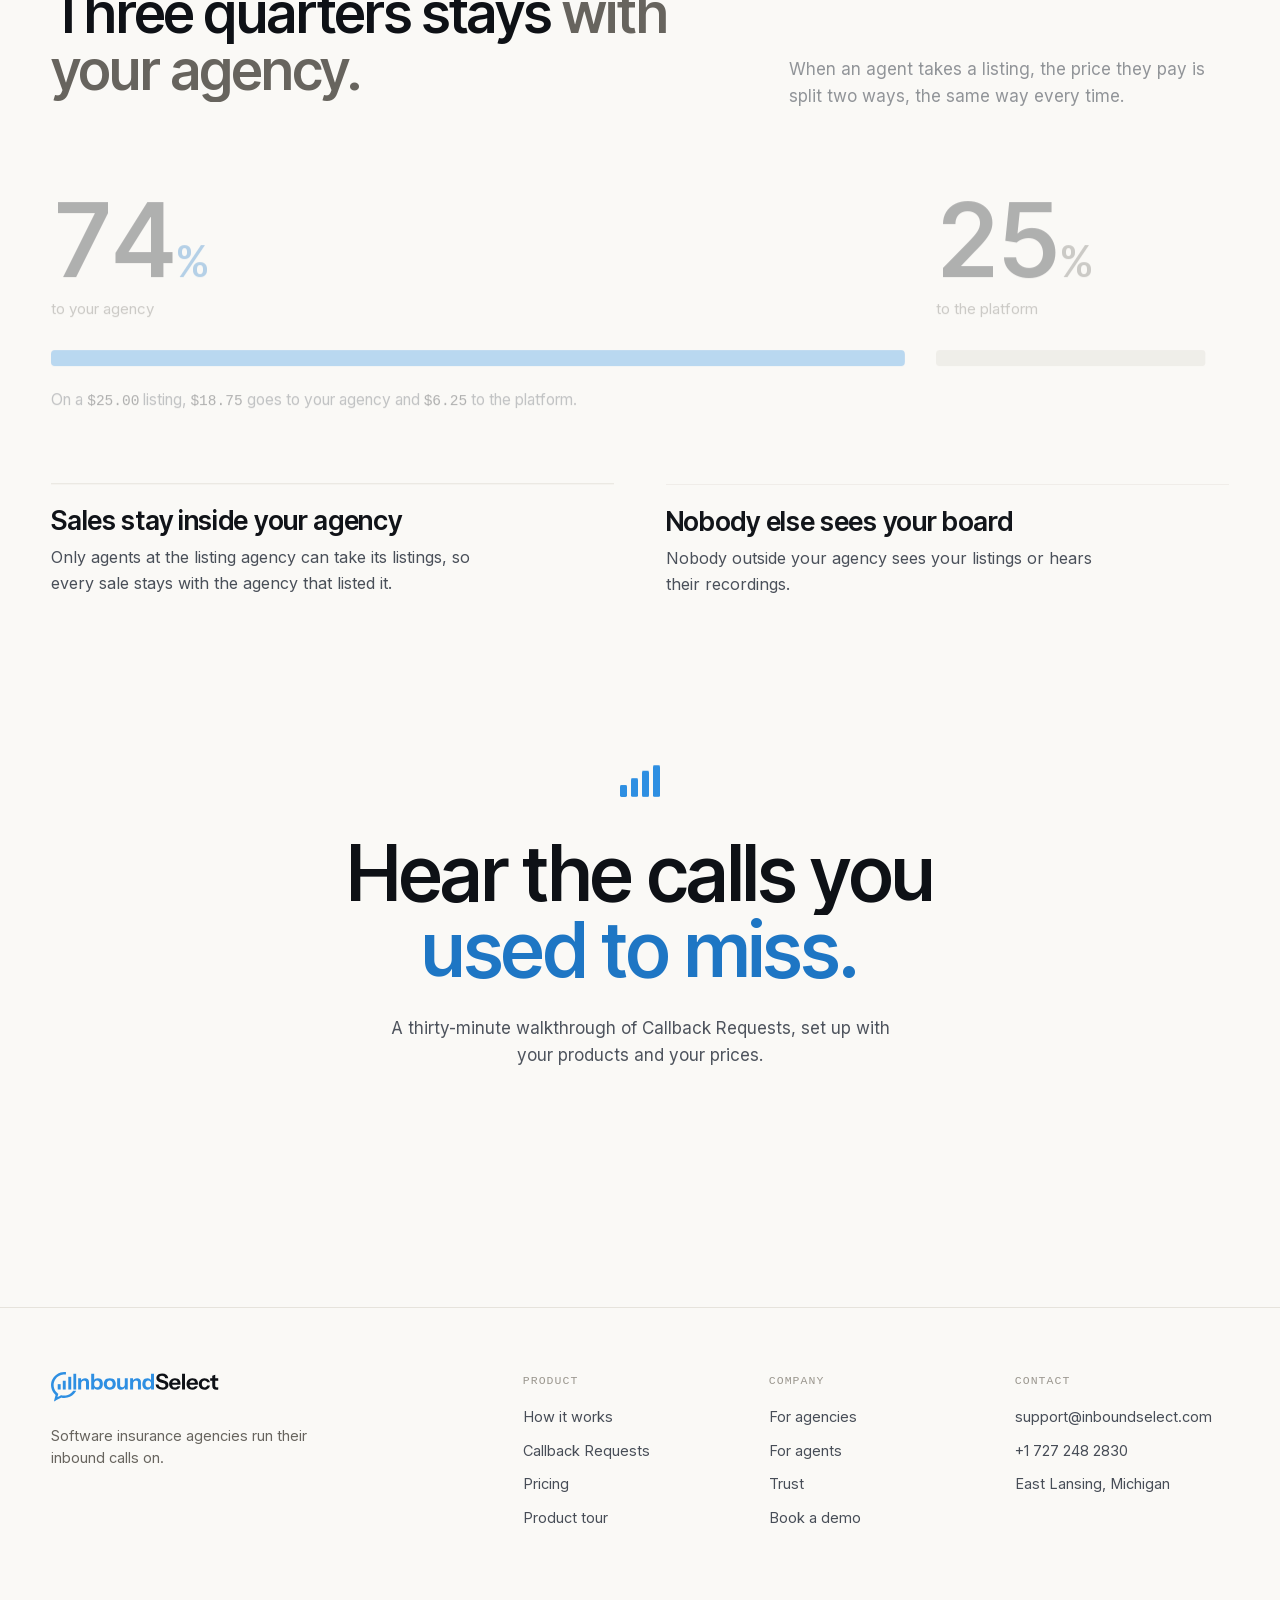
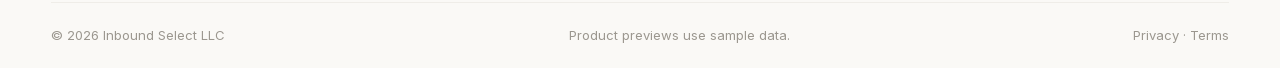
<file: callback-requests.html>
<!doctype html>
<html lang="en-GB" class="no-js" data-page="callbacks">
<head>
<meta charset="utf-8">
<meta name="viewport" content="width=device-width, initial-scale=1, viewport-fit=cover">
<title>Callback Requests — Inbound Select</title>
<meta name="description" content="When no licensed agent is free within 40 seconds, the caller can leave a voicemail. It becomes a Callback Request your agents can take, and the sale stays inside your agency.">
<meta name="theme-color" content="#FAF9F6">
<link rel="icon" href="assets/img/mark.svg" type="image/svg+xml">
<link rel="stylesheet" href="assets/css/base.css">
<link rel="stylesheet" href="assets/css/site.css">
<link rel="stylesheet" href="assets/css/p-callbacks.css">
<script src="assets/js/head.js"></script>
<script src="assets/js/brand.js"></script>
</head>
<body>
<script src="assets/js/chrome.js"></script>

<main id="main">

  <!-- ============ 1 · Hero: the board is the hero media ============ -->
  <section class="phero cb-hero">
    <div class="wrap">
      <div class="phero__grid">
        <div class="cb-hero__head">
          <p class="eyebrow" data-hero>Callback Requests</p>
          <h1 class="display phero__title" data-split="hero">They left a message. <br><em class="accent">Someone should hear it.</em></h1>
        </div>
        <p class="lede phero__lede" data-hero>When a call comes in and no licensed agent is free within 40 seconds, the caller can leave a voicemail. It becomes a Callback Request your agents can pick up, and the sale stays inside your agency.</p>
        <div class="phero__actions" data-hero>
          <a href="demo.html" class="btn">Book a demo <svg class="arr" viewBox="0 0 16 16" fill="none" stroke="currentColor" stroke-width="1.6"><path d="M3 8h10M9 4l4 4-4 4"/></svg></a>
          <a href="app.html" class="btn btn--ghost">See the product</a>
        </div>
      </div>

      <div class="phero__media cb-board" id="board" data-hero-media>
        <div class="stage-panel dots board-stage">
          <div class="board">
            <div class="board__bar">
              <span data-logo="mark" class="board__mark"></span>
              <span class="board__crumb"><span class="board__org">Lakeshore Senior Benefits <i>/</i></span> <b>Callback Requests</b></span>
              <span class="board__count mono" id="boardCount" aria-live="polite">6 listings</span>
            </div>

            <div class="board__filters">
              <div class="chips" role="group" aria-label="Filter by age">
                <button class="chip" data-f-age="all" aria-pressed="true">All</button>
                <button class="chip" data-f-age="0-7" aria-pressed="false">0–7 days</button>
                <button class="chip" data-f-age="8-30" aria-pressed="false">8–30 days</button>
              </div>
              <div class="chips board__prod" role="group" aria-label="Filter by product">
                <button class="chip" data-f-prod="fe" aria-pressed="false">Final expense</button>
                <button class="chip" data-f-prod="med" aria-pressed="false">Medicare</button>
                <button class="chip" data-f-prod="life" aria-pressed="false">Life</button>
              </div>
            </div>

            <ul class="lst-list" id="lstList">
              <li class="lst" data-age="0-7" data-product="fe" data-len="31">
                <div class="lst__who">
                  <h3 class="lst__city">Mobile, AL <span class="st">AL</span></h3>
                  <p class="lst__meta"><b>Final expense</b> · rang 10:14 am · today</p>
                </div>
                <div class="lst__player">
                  <button class="lst__play vm-play" aria-label="Play the voicemail from Mobile, AL"><svg class="i-play" viewBox="0 0 16 16"><path d="M5 3.5v9l7.5-4.5z" fill="currentColor"/></svg><svg class="i-pause" viewBox="0 0 16 16"><path d="M4.5 3.5h2.5v9H4.5zM9 3.5h2.5v9H9z" fill="currentColor"/></svg></button>
                  <span class="wave lst__wave" aria-hidden="true"></span>
                  <span class="mono lst__len vm-time">0:31</span>
                </div>
                <p class="lst__price"><b class="mono">$25.00</b><span>with recording</span></p>
                <button class="btn btn--sm btn--ghost lst__take" aria-pressed="false"><span class="lst__take-a">Take</span><span class="lst__take-b">Yours · call back</span></button>
                <div class="lst__msg"><div><blockquote class="lst__quote">“<span class="lst__q">Hello, I’m calling for my mother. She’s eighty-one, and she’d like something in place so the family isn’t left with the funeral costs. She’s here with me now. Please call us back when you can. Thank you.</span>”</blockquote></div></div>
              </li>

              <li class="lst" data-age="0-7" data-product="med" data-len="38">
                <div class="lst__who">
                  <h3 class="lst__city">Columbus, OH <span class="st">OH</span></h3>
                  <p class="lst__meta"><b>Medicare</b> · rang 6:52 pm · 2 days ago</p>
                </div>
                <div class="lst__player">
                  <button class="lst__play vm-play" aria-label="Play the voicemail from Columbus, OH"><svg class="i-play" viewBox="0 0 16 16"><path d="M5 3.5v9l7.5-4.5z" fill="currentColor"/></svg><svg class="i-pause" viewBox="0 0 16 16"><path d="M4.5 3.5h2.5v9H4.5zM9 3.5h2.5v9H9z" fill="currentColor"/></svg></button>
                  <span class="wave lst__wave" aria-hidden="true"></span>
                  <span class="mono lst__len vm-time">0:38</span>
                </div>
                <p class="lst__price"><b class="mono">$25.00</b><span>with recording</span></p>
                <button class="btn btn--sm btn--ghost lst__take" aria-pressed="false"><span class="lst__take-a">Take</span><span class="lst__take-b">Yours · call back</span></button>
                <div class="lst__msg"><div><blockquote class="lst__quote">“<span class="lst__q">Hi, I saw your advert about Medicare plans. I turn sixty-five in March and I’m not sure where to start. I’ve had a few letters already, and none of them make much sense to me. Could someone call me back? Thank you.</span>”</blockquote></div></div>
              </li>

              <li class="lst" data-age="0-7" data-product="life" data-len="29">
                <div class="lst__who">
                  <h3 class="lst__city">Raleigh, NC <span class="st">NC</span></h3>
                  <p class="lst__meta"><b>Life</b> · rang 8:31 pm · 4 days ago</p>
                </div>
                <div class="lst__player">
                  <button class="lst__play vm-play" aria-label="Play the voicemail from Raleigh, NC"><svg class="i-play" viewBox="0 0 16 16"><path d="M5 3.5v9l7.5-4.5z" fill="currentColor"/></svg><svg class="i-pause" viewBox="0 0 16 16"><path d="M4.5 3.5h2.5v9H4.5zM9 3.5h2.5v9H9z" fill="currentColor"/></svg></button>
                  <span class="wave lst__wave" aria-hidden="true"></span>
                  <span class="mono lst__len vm-time">0:29</span>
                </div>
                <p class="lst__price"><b class="mono">$25.00</b><span>with recording</span></p>
                <button class="btn btn--sm btn--ghost lst__take" aria-pressed="false"><span class="lst__take-a">Take</span><span class="lst__take-b">Yours · call back</span></button>
                <div class="lst__msg"><div><blockquote class="lst__quote">“<span class="lst__q">Hi there. We’ve just had our first baby, a little girl, and we realised we don’t have any life cover at all. We’d like to talk through what makes sense for a family like ours. Evenings are best. Thanks so much.</span>”</blockquote></div></div>
              </li>

              <li class="lst" data-age="8-30" data-product="med" data-len="24">
                <div class="lst__who">
                  <h3 class="lst__city">Phoenix, AZ <span class="st">AZ</span></h3>
                  <p class="lst__meta"><b>Medicare</b> · rang 1:05 pm · 11 days ago</p>
                </div>
                <div class="lst__player">
                  <button class="lst__play vm-play" aria-label="Play the voicemail from Phoenix, AZ"><svg class="i-play" viewBox="0 0 16 16"><path d="M5 3.5v9l7.5-4.5z" fill="currentColor"/></svg><svg class="i-pause" viewBox="0 0 16 16"><path d="M4.5 3.5h2.5v9H4.5zM9 3.5h2.5v9H9z" fill="currentColor"/></svg></button>
                  <span class="wave lst__wave" aria-hidden="true"></span>
                  <span class="mono lst__len vm-time">0:24</span>
                </div>
                <p class="lst__price"><b class="mono">$15.00</b><span>with recording</span></p>
                <button class="btn btn--sm btn--ghost lst__take" aria-pressed="false"><span class="lst__take-a">Take</span><span class="lst__take-b">Yours · call back</span></button>
                <div class="lst__msg"><div><blockquote class="lst__quote">“<span class="lst__q">Hi, it’s Robert. My doctor has just left my plan’s network, and I’d like to look at my options. I work until five, so please call after five o’clock. Thank you.</span>”</blockquote></div></div>
              </li>

              <li class="lst" data-age="8-30" data-product="fe" data-len="33">
                <div class="lst__who">
                  <h3 class="lst__city">Knoxville, TN <span class="st">TN</span></h3>
                  <p class="lst__meta"><b>Final expense</b> · rang 4:47 pm · 18 days ago</p>
                </div>
                <div class="lst__player">
                  <button class="lst__play vm-play" aria-label="Play the voicemail from Knoxville, TN"><svg class="i-play" viewBox="0 0 16 16"><path d="M5 3.5v9l7.5-4.5z" fill="currentColor"/></svg><svg class="i-pause" viewBox="0 0 16 16"><path d="M4.5 3.5h2.5v9H4.5zM9 3.5h2.5v9H9z" fill="currentColor"/></svg></button>
                  <span class="wave lst__wave" aria-hidden="true"></span>
                  <span class="mono lst__len vm-time">0:33</span>
                </div>
                <p class="lst__price"><b class="mono">$15.00</b><span>with recording</span></p>
                <button class="btn btn--sm btn--ghost lst__take" aria-pressed="false"><span class="lst__take-a">Take</span><span class="lst__take-b">Yours · call back</span></button>
                <div class="lst__msg"><div><blockquote class="lst__quote">“<span class="lst__q">Good afternoon. I’m seventy-four and I live on my own. I’d like to sort out my burial costs so my son doesn’t have to. Nothing complicated, just something I can manage each month. Please call me back.</span>”</blockquote></div></div>
              </li>

              <li class="lst" data-age="8-30" data-product="life" data-len="27">
                <div class="lst__who">
                  <h3 class="lst__city">Grand Rapids, MI <span class="st">MI</span></h3>
                  <p class="lst__meta"><b>Life</b> · rang 11:22 am · 26 days ago</p>
                </div>
                <div class="lst__player">
                  <button class="lst__play vm-play" aria-label="Play the voicemail from Grand Rapids, MI"><svg class="i-play" viewBox="0 0 16 16"><path d="M5 3.5v9l7.5-4.5z" fill="currentColor"/></svg><svg class="i-pause" viewBox="0 0 16 16"><path d="M4.5 3.5h2.5v9H4.5zM9 3.5h2.5v9H9z" fill="currentColor"/></svg></button>
                  <span class="wave lst__wave" aria-hidden="true"></span>
                  <span class="mono lst__len vm-time">0:27</span>
                </div>
                <p class="lst__price"><b class="mono">$15.00</b><span>with recording</span></p>
                <button class="btn btn--sm btn--ghost lst__take" aria-pressed="false"><span class="lst__take-a">Take</span><span class="lst__take-b">Yours · call back</span></button>
                <div class="lst__msg"><div><blockquote class="lst__quote">“<span class="lst__q">Hi, we’ve just bought our first house, and the bank mentioned life insurance. I’d like to understand how much cover we’d actually need. Mornings are easiest for me. Thank you.</span>”</blockquote></div></div>
              </li>
            </ul>
            <p class="board__empty" id="boardEmpty" hidden>Nothing listed here right now.</p>

            <div class="board__foot">
              <span>Only agents at Lakeshore Senior Benefits can see this board.</span>
              <span class="mono">Sample data</span>
            </div>
          </div>
        </div>
        <p class="cb-board__cap">Press play to hear a caller’s message. Take it, and it’s yours to call back.</p>
      </div>
    </div>
  </section>

  <!-- ============ 2 · How a listing is born ============ -->
  <section class="sec sec--flush born-sec">
    <div class="wrap">
      <div class="sec-head">
        <h2 class="h2" data-split>How a listing <em>is born.</em></h2>
        <p class="lede" data-reveal>From a call nobody could take to a conversation that can still become a sale.</p>
      </div>

      <div class="born">
        <figure class="photo born__photo" data-photo><img src="assets/img/photos/caller-3.jpg" alt="An older woman on the phone at home, among her plants" loading="lazy"></figure>
        <div class="rows born__rows" data-reveal-group>
          <div class="row" data-reveal><span class="row__n">01</span><h3 class="row__t">Nobody free within 40&nbsp;seconds</h3><p class="row__d">The call was offered to every eligible agent at once. When none of them accepts inside the window, the caller isn’t left listening to a ringing line.</p></div>
          <div class="row" data-reveal><span class="row__n">02</span><h3 class="row__t">The caller leaves a message</h3><p class="row__d">They say who they are, what they need and when to call. The message is recorded in full.</p></div>
          <div class="row" data-reveal><span class="row__n">03</span><h3 class="row__t">It’s listed on your agency’s board</h3><p class="row__d">With the recording, the caller’s state, the product and the time they rang. Only your own agents can see it.</p></div>
          <div class="row" data-reveal><span class="row__n">04</span><h3 class="row__t">An agent takes it and calls back</h3><p class="row__d">They listen first, take it at your agency’s price, then ring the caller back while the need is still fresh.</p></div>
          <div class="row" data-reveal><span class="row__n">05</span><h3 class="row__t">It comes off the board at 90&nbsp;days</h3><p class="row__d">The price steps down as the message ages. After 90 days it is removed for good.</p></div>
        </div>
      </div>
    </div>
  </section>

  <!-- ============ 3 · Priced by how fresh it is ============ -->
  <section class="sec sec--flush">
    <div class="wrap split fresh">
      <div class="split__copy">
        <p class="eyebrow" data-reveal>Pricing</p>
        <h2 class="h2" data-split>Priced by how <br><em>fresh&nbsp;it&nbsp;is.</em></h2>
        <p class="lede" data-reveal>A message from this morning is worth more than one from last month. Your agency sets a price for each age bracket, and every listing steps down on its own as it ages.</p>
      </div>

      <div class="ages" data-reveal-group>
        <div class="ages__h" data-reveal><span>Age of the message</span><span>With recording</span><span>Without</span></div>
        <div class="ages__r" data-reveal>
          <span class="ages__age"><span class="sig ages__sig" data-lit="4" aria-hidden="true"><i></i><i></i><i></i><i></i></span>0–7 days</span>
          <span class="ages__p mono">$25.00</span><span class="ages__p mono">$20.00</span>
        </div>
        <div class="ages__r" data-reveal>
          <span class="ages__age"><span class="sig ages__sig" data-lit="3" aria-hidden="true"><i></i><i></i><i></i><i></i></span>8–30 days</span>
          <span class="ages__p mono">$15.00</span><span class="ages__p mono">$12.00</span>
        </div>
        <div class="ages__r" data-reveal>
          <span class="ages__age"><span class="sig ages__sig" data-lit="2" aria-hidden="true"><i></i><i></i><i></i><i></i></span>31–90 days</span>
          <span class="ages__p mono">$10.00</span><span class="ages__p mono">$8.00</span>
        </div>
        <div class="ages__r ages__r--off" data-reveal>
          <span class="ages__age"><span class="sig ages__sig" data-lit="0" aria-hidden="true"><i></i><i></i><i></i><i></i></span>After 90 days</span>
          <span class="ages__off">Off the board</span>
        </div>
        <p class="ages__note" data-reveal>Example prices. Your agency sets its own price for each bracket, with and without the recording.</p>
      </div>
    </div>
  </section>

  <!-- ============ 4 · The split ============ -->
  <section class="sec sec--flush cut-sec">
    <div class="wrap">
      <div class="sec-head">
        <h2 class="h2" data-split>Three quarters stays <em>with your agency.</em></h2>
        <p class="lede" data-reveal>When an agent takes a listing, the price they pay is split two ways, the same way every time.</p>
      </div>

      <figure class="cut" id="cut" data-reveal>
        <div class="cut__nums">
          <div class="cut__n"><span class="cut__v"><span data-to="75">75</span><small>%</small></span><span class="cut__l">to your agency</span></div>
          <div class="cut__n"><span class="cut__v"><span data-to="25">25</span><small>%</small></span><span class="cut__l">to the platform</span></div>
        </div>
        <div class="cut__bar" aria-hidden="true"><i></i><i></i></div>
        <figcaption class="cut__eg">On a <span class="mono">$25.00</span> listing, <span class="mono">$18.75</span> goes to your agency and <span class="mono">$6.25</span> to the platform.</figcaption>
      </figure>

      <div class="cut__facts" data-reveal-group>
        <div data-reveal><h3 class="cut__ft">Sales stay inside your agency</h3><p>Only agents at the listing agency can take its listings, so every sale stays with the agency that listed it.</p></div>
        <div data-reveal><h3 class="cut__ft">Nobody else sees your board</h3><p>Nobody outside your agency sees your listings or hears their recordings.</p></div>
      </div>
    </div>
  </section>

  <!-- ============ 5 · Close ============ -->
  <section class="close">
    <div class="wrap close__in">
      <span class="sig close__sig" aria-hidden="true"><i></i><i></i><i></i><i></i></span>
      <h2 class="display close__t" data-split>Hear the calls you <br><em class="accent">used to&nbsp;miss.</em></h2>
      <p class="lede" data-reveal>A thirty-minute walkthrough of Callback Requests, set up with your products and your prices.</p>
      <div class="close__actions" data-reveal>
        <a href="demo.html" class="btn">Book a demo <svg class="arr" viewBox="0 0 16 16" fill="none" stroke="currentColor" stroke-width="1.6"><path d="M3 8h10M9 4l4 4-4 4"/></svg></a>
        <a href="app.html" class="btn btn--ghost">See the product</a>
      </div>
    </div>
  </section>

</main>

<script>IBChrome.footer()</script>
<script src="assets/vendor/gsap.min.js"></script>
<script src="assets/vendor/ScrollTrigger.min.js"></script>
<script src="assets/vendor/SplitText.min.js"></script>
<script src="assets/vendor/lenis.min.js"></script>
<script src="assets/js/site.js"></script>
<script src="assets/js/p-callbacks.js"></script>
</body>
</html>
</file>
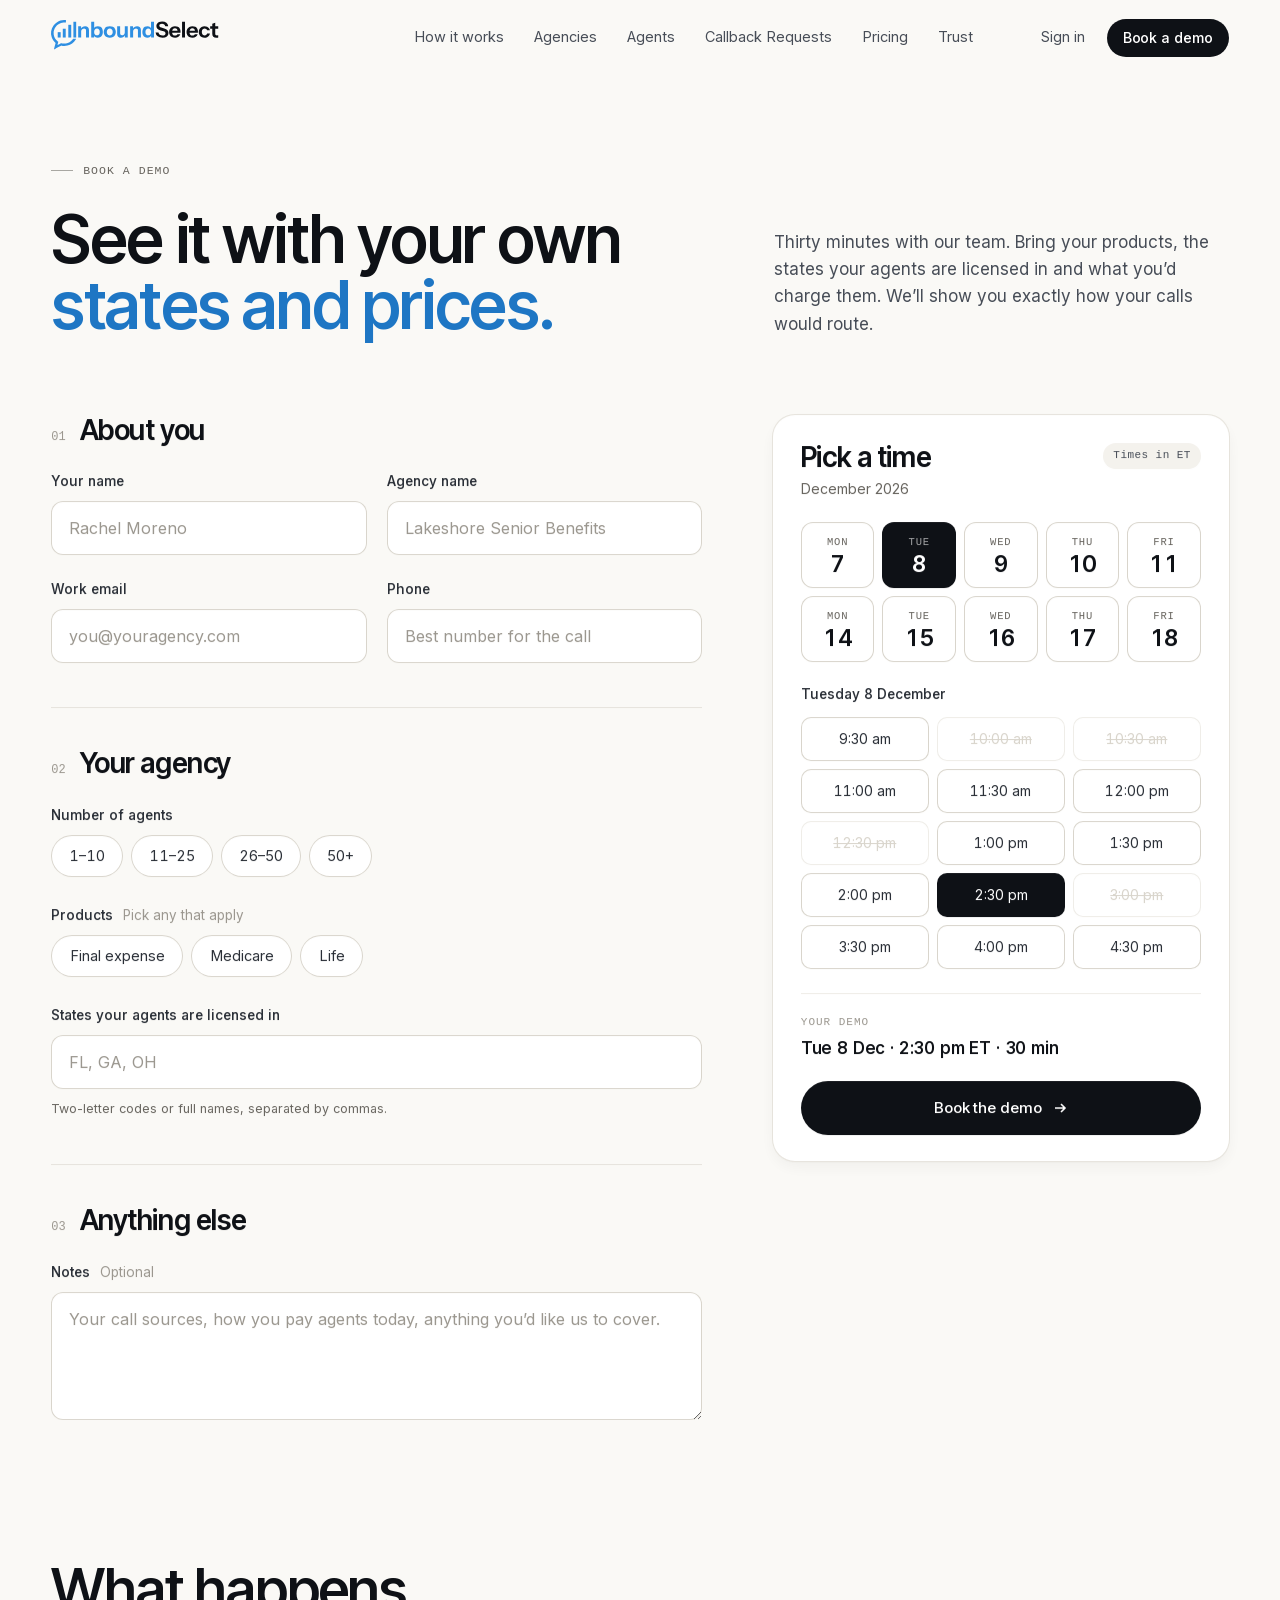
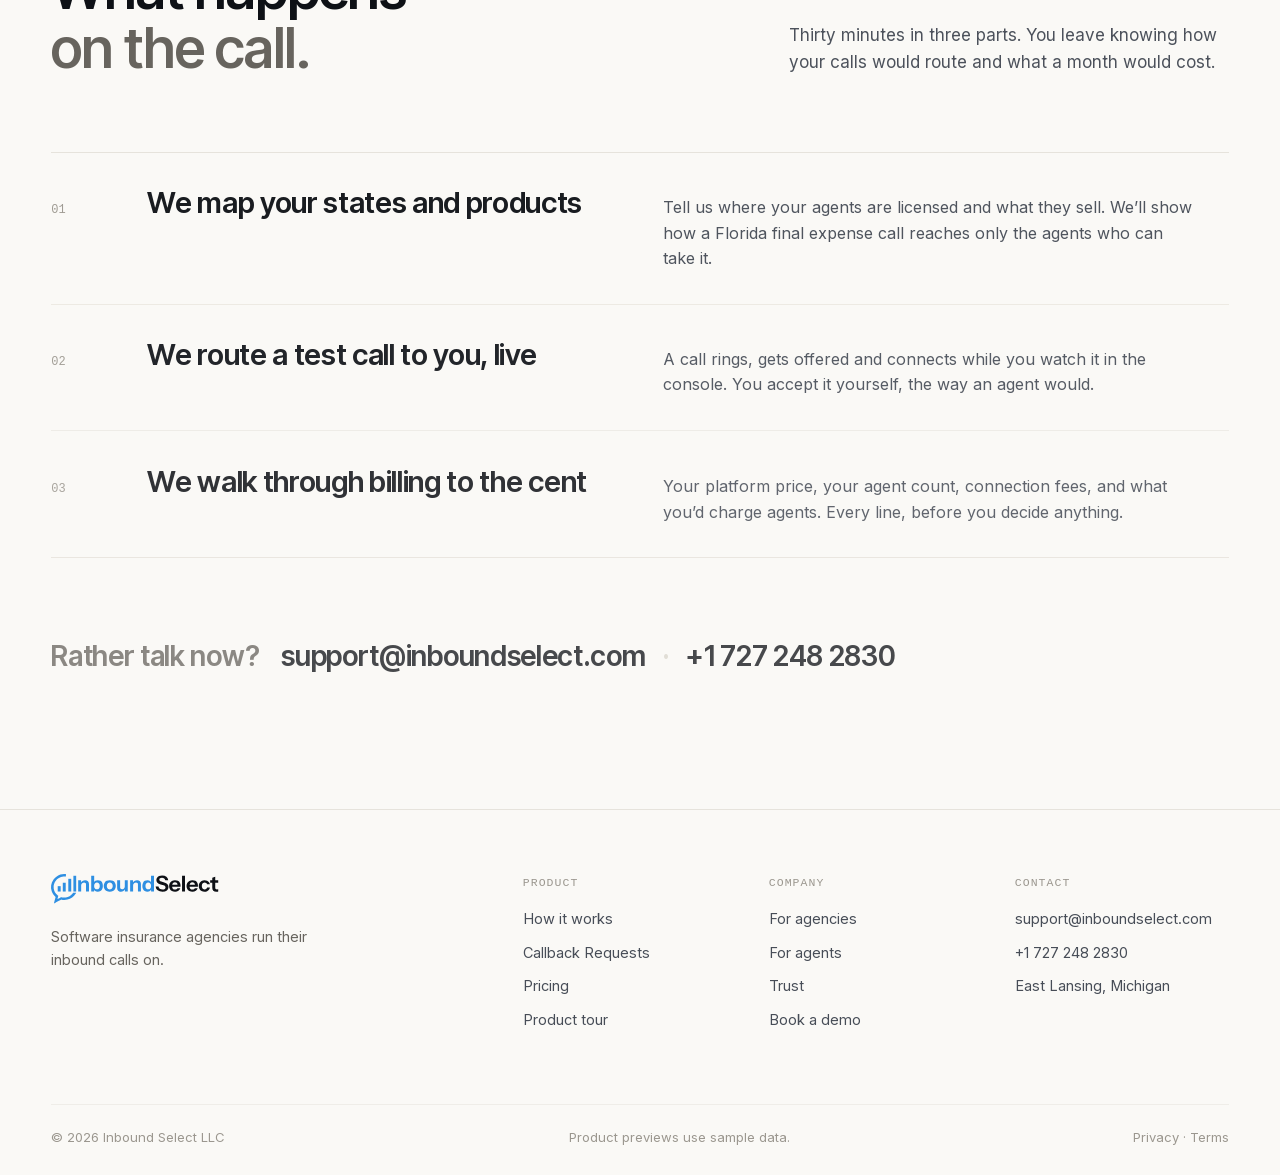
<file: demo.html>
<!doctype html>
<html lang="en-GB" class="no-js" data-page="demo">
<head>
<meta charset="utf-8">
<meta name="viewport" content="width=device-width, initial-scale=1, viewport-fit=cover">
<title>Book a demo — Inbound Select</title>
<meta name="description" content="Thirty minutes with the Inbound Select team, using your own products, states and prices. See exactly how your calls would route.">
<meta name="theme-color" content="#FAF9F6">
<link rel="icon" href="assets/img/mark.svg" type="image/svg+xml">
<link rel="stylesheet" href="assets/css/base.css">
<link rel="stylesheet" href="assets/css/site.css">
<link rel="stylesheet" href="assets/css/p-demo.css">
<script src="assets/js/head.js"></script>
<script src="assets/js/brand.js"></script>
</head>
<body>
<script src="assets/js/chrome.js"></script>

<main id="main">

  <!-- ============ 1 · Compact hero ============ -->
  <section class="phero dm-hero">
    <div class="wrap">
      <div class="phero__grid">
        <div>
          <p class="eyebrow" data-hero>Book a demo</p>
          <h1 class="display phero__title" data-split="hero">See it with <br class="br-m">your own <br><em class="accent">states and prices.</em></h1>
        </div>
        <div>
          <p class="lede phero__lede" data-hero>Thirty minutes with our team. Bring your products, the states your agents are licensed in and what you’d charge them. We’ll show you exactly how your calls would route.</p>
        </div>
      </div>
    </div>
  </section>

  <!-- ============ 2 · Form + slot picker ============ -->
  <section class="dm-book" id="book">
    <div class="wrap">
      <div class="bk" id="bk" data-hero-media>

        <form class="bk__form" id="bkForm" novalidate>
          <div class="bk__fields">

            <fieldset class="fs">
              <legend class="fs__l"><span class="fs__n">01</span>About you</legend>
              <div class="fs__grid">
                <div class="field" data-f="name">
                  <label for="fName">Your name</label>
                  <input class="input" id="fName" name="name" type="text" autocomplete="name" placeholder="Rachel Moreno" aria-describedby="mName">
                  <p class="field__msg" id="mName" aria-live="polite"><span></span></p>
                </div>
                <div class="field" data-f="agency">
                  <label for="fAgency">Agency name</label>
                  <input class="input" id="fAgency" name="agency" type="text" autocomplete="organization" placeholder="Lakeshore Senior Benefits" aria-describedby="mAgency">
                  <p class="field__msg" id="mAgency" aria-live="polite"><span></span></p>
                </div>
                <div class="field" data-f="email">
                  <label for="fEmail">Work email</label>
                  <input class="input" id="fEmail" name="email" type="email" autocomplete="email" inputmode="email" placeholder="you@youragency.com" aria-describedby="mEmail">
                  <p class="field__msg" id="mEmail" aria-live="polite"><span></span></p>
                </div>
                <div class="field" data-f="phone">
                  <label for="fPhone">Phone</label>
                  <input class="input" id="fPhone" name="phone" type="tel" autocomplete="tel" inputmode="tel" placeholder="Best number for the call" aria-describedby="mPhone">
                  <p class="field__msg" id="mPhone" aria-live="polite"><span></span></p>
                </div>
              </div>
            </fieldset>

            <fieldset class="fs">
              <legend class="fs__l"><span class="fs__n">02</span>Your agency</legend>
              <div class="fs__stack">
                <div class="field" data-f="agents">
                  <span class="field__l" id="lAgents">Number of agents</span>
                  <div class="chips" role="group" aria-labelledby="lAgents" data-single id="cAgents">
                    <button type="button" class="chip" aria-pressed="false" data-v="1–10">1–10</button>
                    <button type="button" class="chip" aria-pressed="false" data-v="11–25">11–25</button>
                    <button type="button" class="chip" aria-pressed="false" data-v="26–50">26–50</button>
                    <button type="button" class="chip" aria-pressed="false" data-v="50+">50+</button>
                  </div>
                  <p class="field__msg" id="mAgents" aria-live="polite"><span></span></p>
                </div>
                <div class="field" data-f="products">
                  <span class="field__l" id="lProducts">Products <span class="field__opt">Pick any that apply</span></span>
                  <div class="chips" role="group" aria-labelledby="lProducts" id="cProducts">
                    <button type="button" class="chip chip--check" aria-pressed="false" data-v="Final expense">Final expense</button>
                    <button type="button" class="chip chip--check" aria-pressed="false" data-v="Medicare">Medicare</button>
                    <button type="button" class="chip chip--check" aria-pressed="false" data-v="Life">Life</button>
                  </div>
                  <p class="field__msg" id="mProducts" aria-live="polite"><span></span></p>
                </div>
                <div class="field" data-f="states">
                  <label for="fStates">States your agents are licensed in</label>
                  <input class="input" id="fStates" name="states" type="text" autocomplete="off" spellcheck="false" placeholder="FL, GA, OH" aria-describedby="hStates mStates">
                  <p class="field__hint" id="hStates"><span id="statesHint">Two-letter codes or full names, separated by commas.</span><span class="sts" id="statesPrev" aria-hidden="true"></span></p>
                  <p class="field__msg" id="mStates" aria-live="polite"><span></span></p>
                </div>
              </div>
            </fieldset>

            <fieldset class="fs">
              <legend class="fs__l"><span class="fs__n">03</span>Anything else</legend>
              <div class="field" data-f="notes">
                <label for="fNotes">Notes <span class="field__opt">Optional</span></label>
                <textarea class="input" id="fNotes" name="notes" rows="4" placeholder="Your call sources, how you pay agents today, anything you’d like us to cover."></textarea>
              </div>
            </fieldset>
          </div>

          <aside class="slot" aria-labelledby="slotT">
            <div class="slot__card">
              <header class="slot__head">
                <div>
                  <h2 class="slot__t" id="slotT">Pick a time</h2>
                  <p class="slot__m" id="slotMonth">October 2026</p>
                </div>
                <span class="slot__tz mono">Times in ET</span>
              </header>

              <div class="days" id="days" role="group" aria-label="Day"></div>
              <p class="slot__day" id="dayLabel" aria-live="polite"></p>
              <div class="times" id="times" role="group" aria-label="Time, Eastern"></div>

              <footer class="slot__foot">
                <div class="slot__sum">
                  <span class="slot__l mono">Your demo</span>
                  <span class="slot__s" id="slotSum" aria-live="polite">Pick a day and time</span>
                </div>
                <p class="field__msg slot__msg" id="mSlot" aria-live="polite"><span></span></p>
                <button type="submit" class="btn slot__btn" id="bkSubmit">
                  <span class="slot__btn-a">Book the demo <svg class="arr" viewBox="0 0 16 16" fill="none" stroke="currentColor" stroke-width="1.6"><path d="M3 8h10M9 4l4 4-4 4"/></svg></span>
                  <span class="slot__btn-b" aria-hidden="true"><span class="sig sig--ring"><i></i><i></i><i></i><i></i></span>Booking…</span>
                </button>
              </footer>
            </div>
          </aside>
        </form>

        <div class="done stage-panel dots" id="bkDone" hidden tabindex="-1" aria-live="polite">
          <div class="done__card">
            <svg class="done__check" viewBox="0 0 72 72" aria-hidden="true"><circle cx="36" cy="36" r="34"/><path d="M23.5 37.5l8.5 8.5 17-19"/></svg>
            <h2 class="display done__t">You’re booked. <br><em class="accent done__when" id="doneWhen">Thu 15 Oct, <span class="nw">2:30 pm ET.</span></em></h2>
            <p class="done__l">Thirty minutes with our team. We’ll have your states and products in front of us when we start.</p>
            <dl class="done__recap">
              <div><dt>Agency</dt><dd id="dAgency">Lakeshore Senior Benefits</dd></div>
              <div><dt>Agents</dt><dd id="dAgents">11–25</dd></div>
              <div><dt>Products</dt><dd id="dProducts">Final expense</dd></div>
              <div><dt>States</dt><dd id="dStates">FL</dd></div>
            </dl>
            <div class="done__actions">
              <a class="btn btn--ghost btn--sm" id="doneCal" href="#" download="inbound-select-demo.ics">Add to calendar</a>
              <button type="button" class="done__edit link-u" id="doneEdit">Change the time</button>
            </div>
            <p class="done__proto">Prototype: nothing was sent.</p>
          </div>
        </div>

      </div>
    </div>
  </section>

  <!-- ============ 3 · What happens on the call ============ -->
  <section class="sec dm-call">
    <div class="wrap">
      <div class="sec-head">
        <h2 class="h2" data-split>What happens <br><em class="nw">on the call.</em></h2>
        <p class="lede" data-reveal>Thirty minutes in three parts. You leave knowing how your calls would route and what a month would cost.</p>
      </div>
      <div class="rows">
        <div class="row" data-reveal><span class="row__n">01</span><h3 class="row__t">We map your states and products</h3><p class="row__d">Tell us where your agents are licensed and what they sell. We’ll show how a Florida final expense call reaches only the agents who can take it.</p></div>
        <div class="row" data-reveal><span class="row__n">02</span><h3 class="row__t">We route a test call to you, live</h3><p class="row__d">A call rings, gets offered and connects while you watch it in the console. You accept it yourself, the way an agent would.</p></div>
        <div class="row" data-reveal><span class="row__n">03</span><h3 class="row__t">We walk through billing to the cent</h3><p class="row__d">Your platform price, your agent count, connection fees, and what you’d charge agents. Every line, before you decide anything.</p></div>
      </div>

      <!-- ============ 4 · Direct contact ============ -->
      <p class="reach" data-reveal>
        <span class="reach__l">Rather talk now?</span>
        <a href="mailto:support@inboundselect.com" class="link-u">support@inboundselect.com</a>
        <span class="reach__dot" aria-hidden="true">·</span>
        <a href="tel:+17272482830" class="link-u">+1 727 248 2830</a>
      </p>
    </div>
  </section>

</main>

<script>IBChrome.footer()</script>
<script src="assets/vendor/gsap.min.js"></script>
<script src="assets/vendor/ScrollTrigger.min.js"></script>
<script src="assets/vendor/SplitText.min.js"></script>
<script src="assets/vendor/lenis.min.js"></script>
<script src="assets/js/site.js"></script>
<script src="assets/js/p-demo.js"></script>
</body>
</html>
</file>
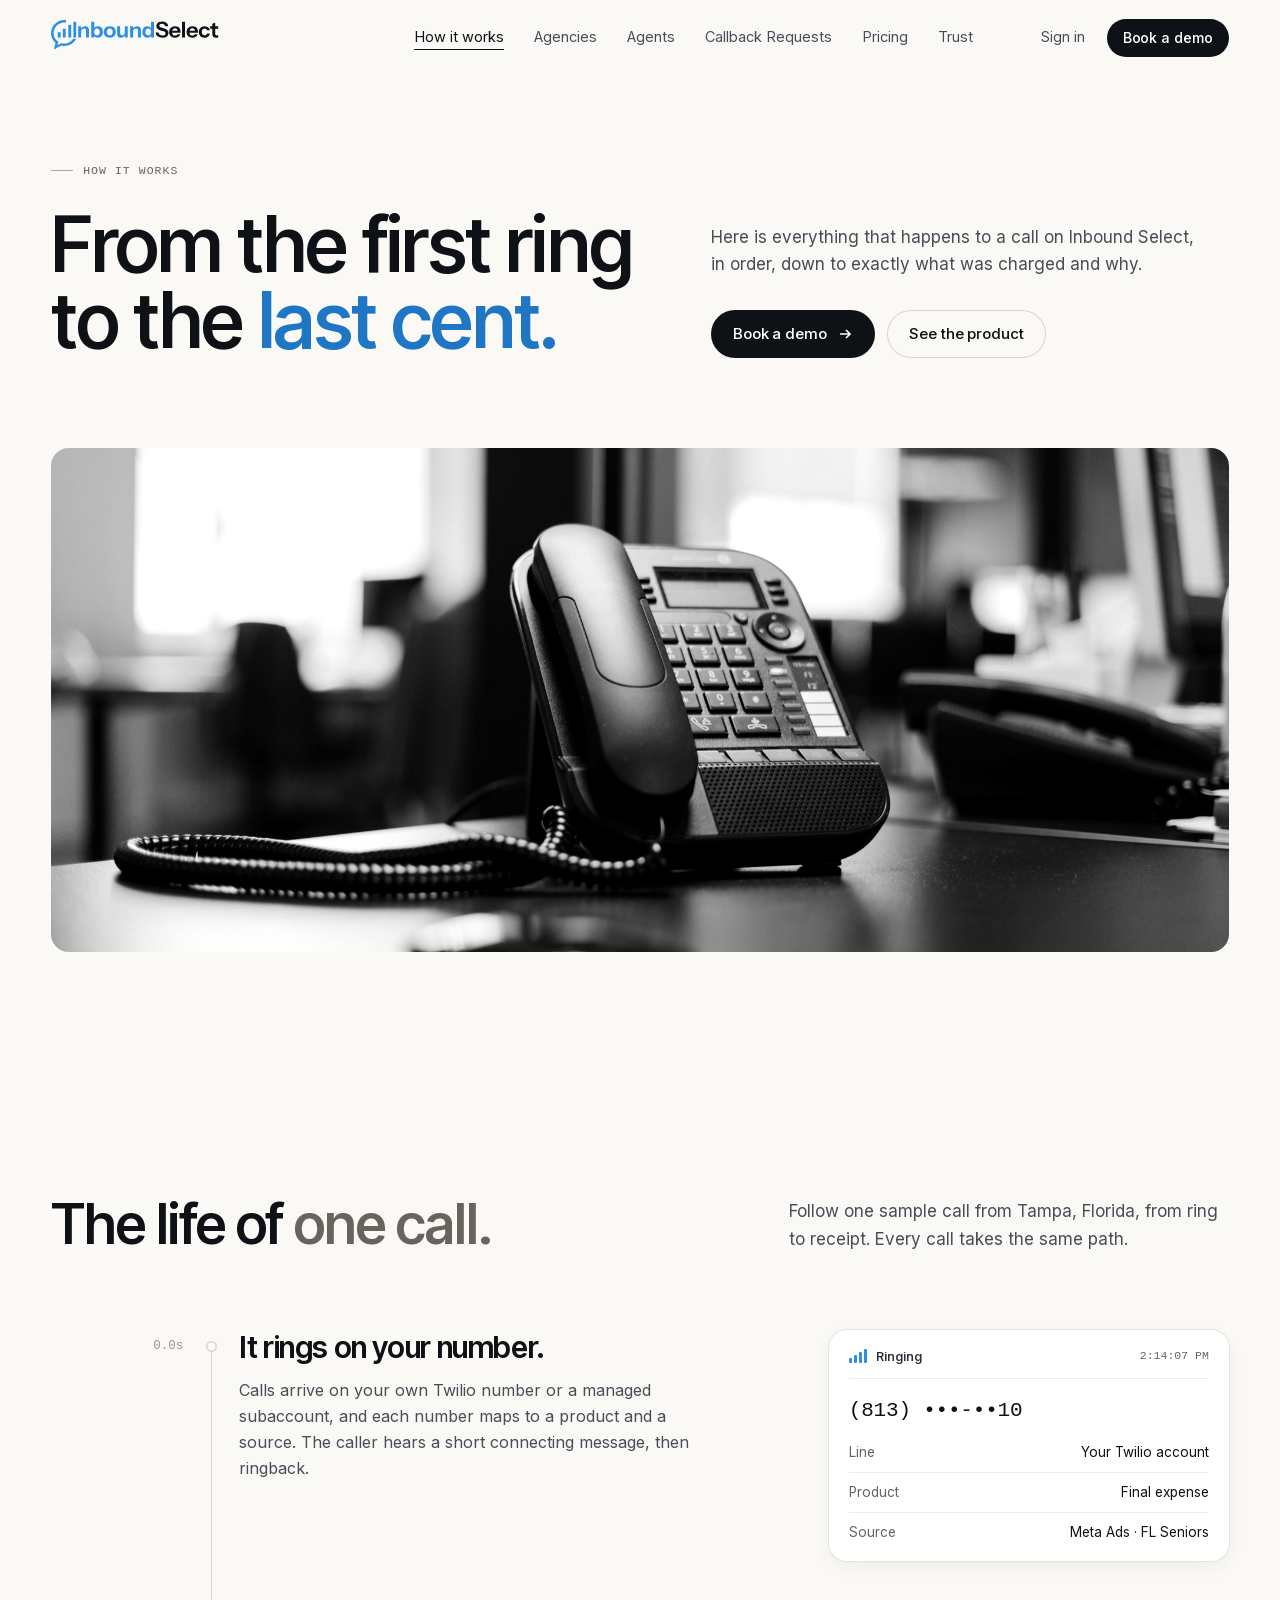
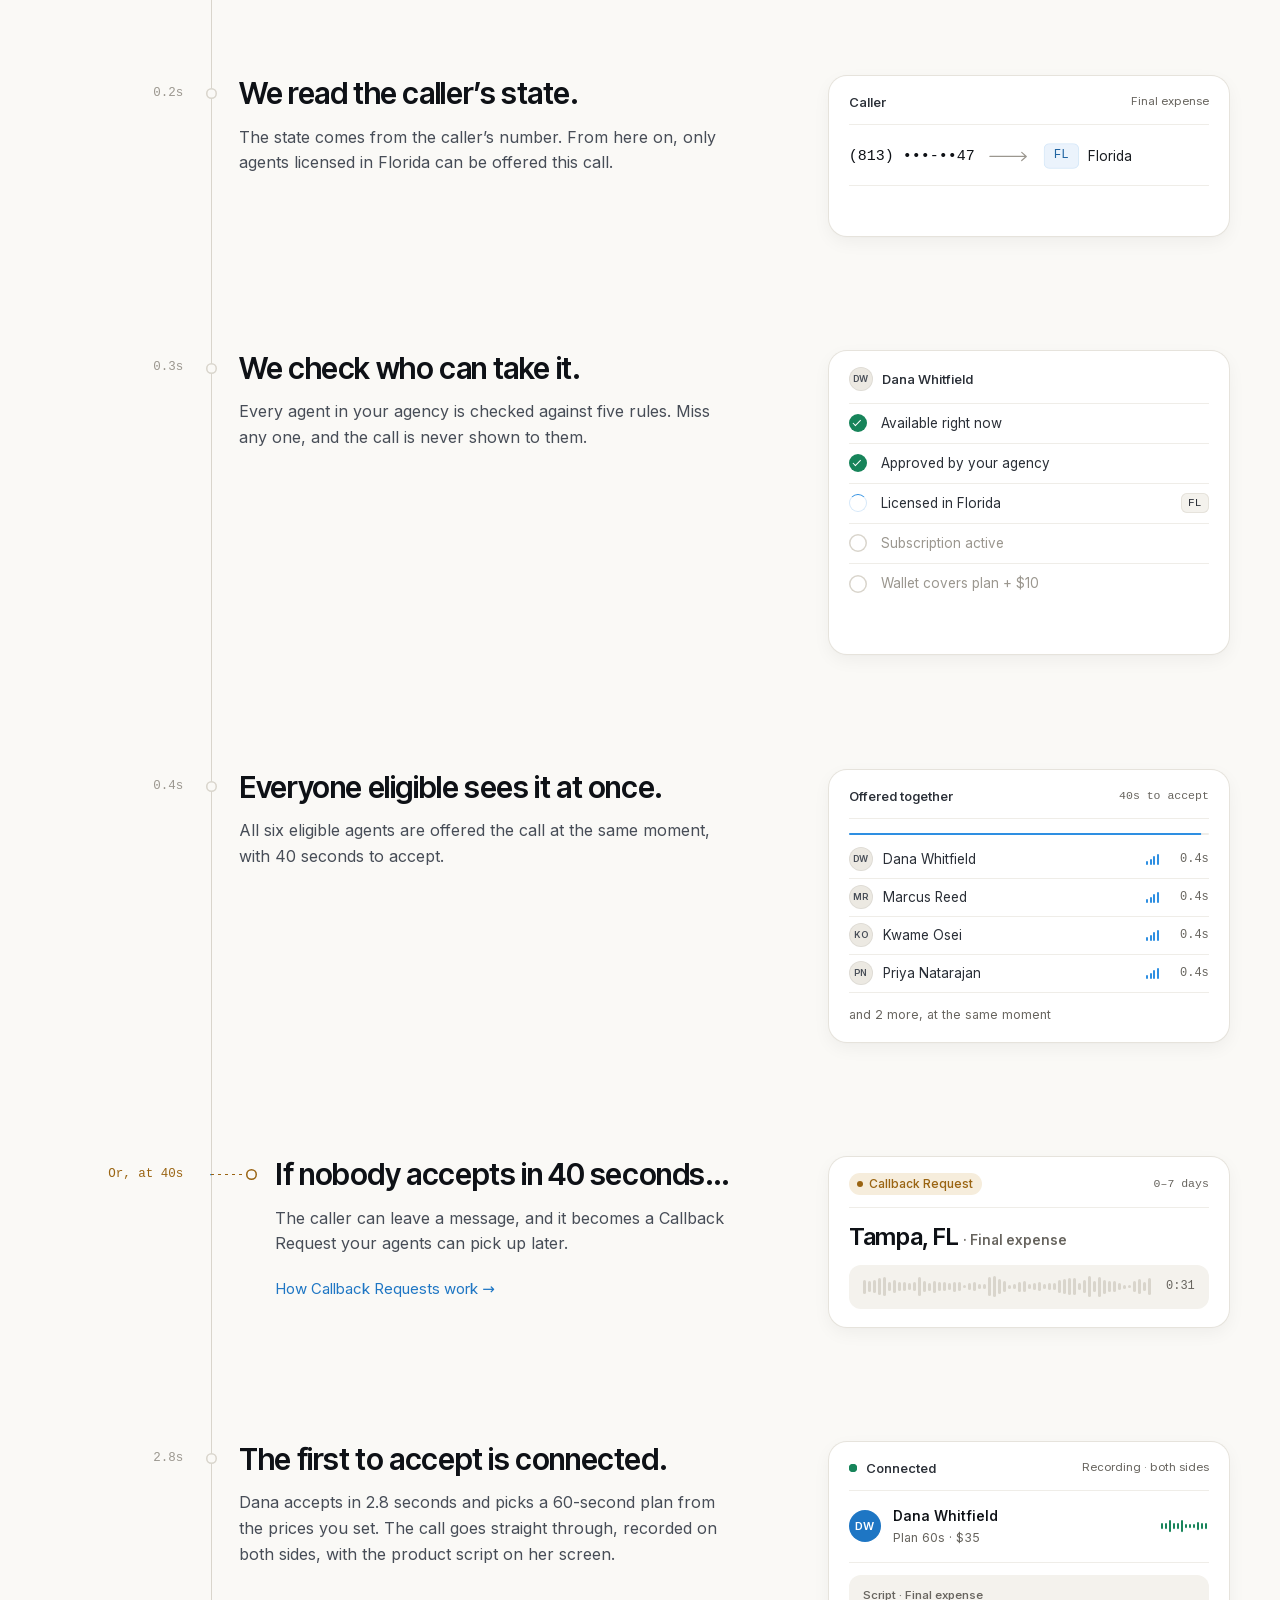
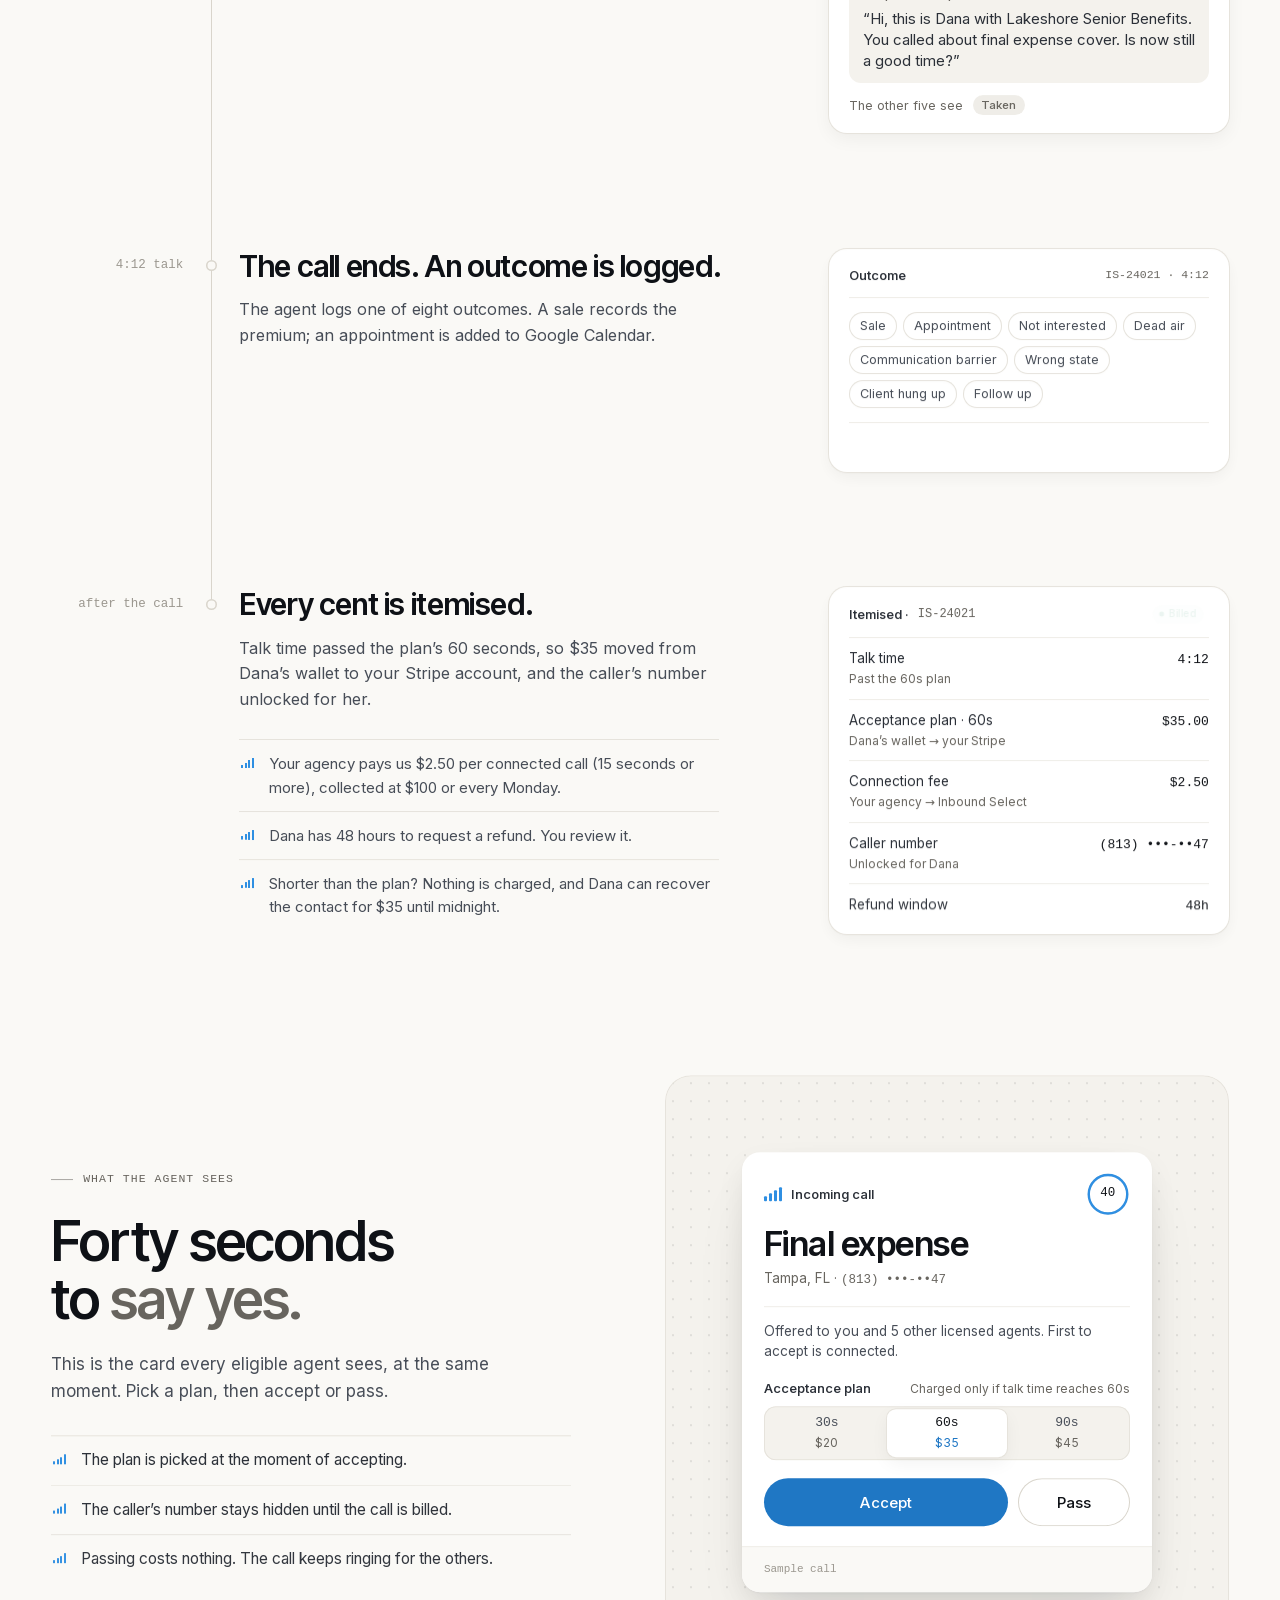
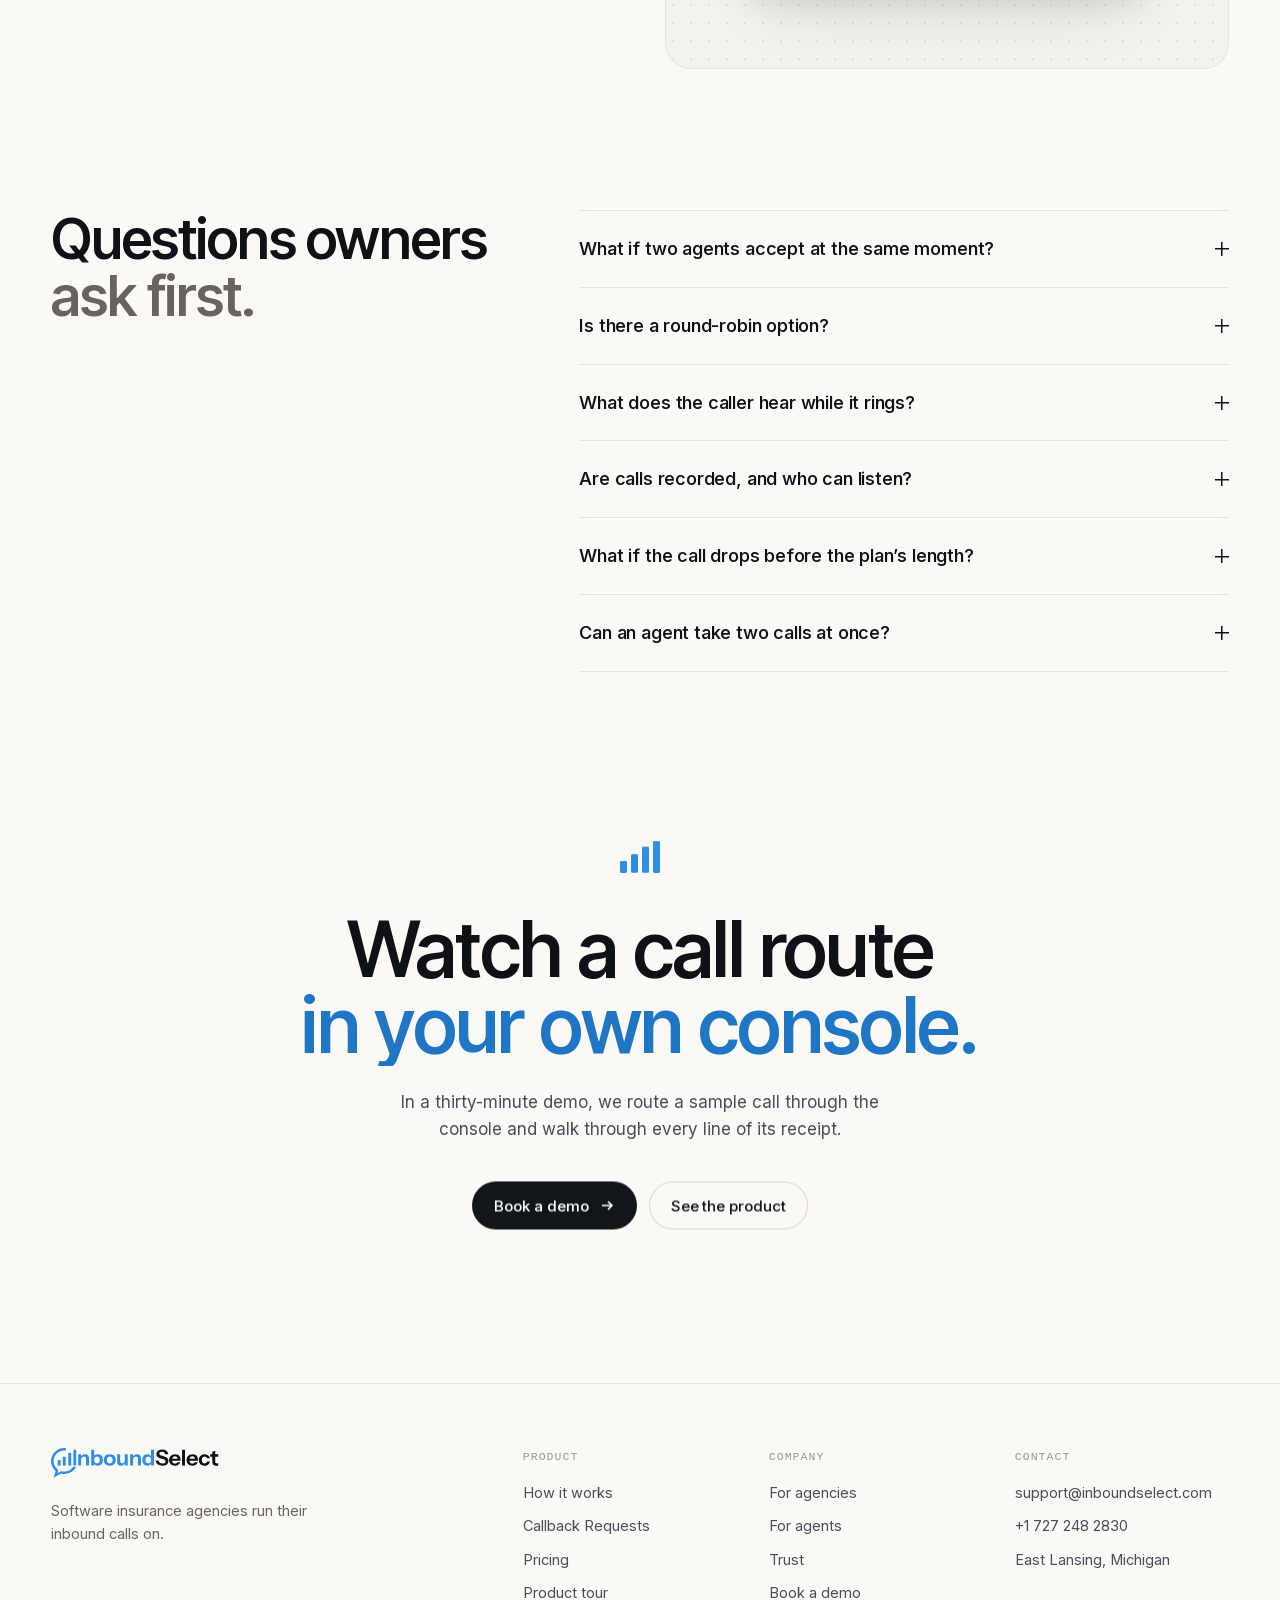
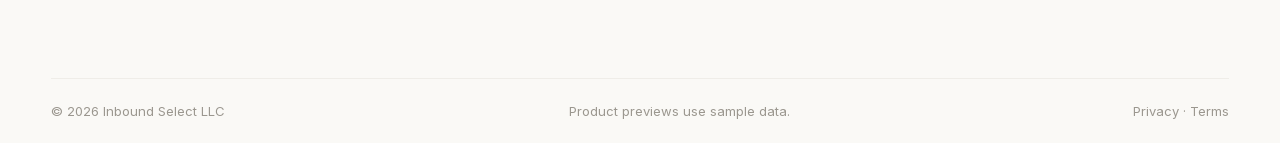
<file: how-it-works.html>
<!doctype html>
<html lang="en-GB" class="no-js" data-page="how">
<head>
<meta charset="utf-8">
<meta name="viewport" content="width=device-width, initial-scale=1, viewport-fit=cover">
<title>How it works — Inbound Select</title>
<meta name="description" content="Everything that happens to a call on Inbound Select, in order: the ring, the state, the checks, the offer, the first accept, the outcome and the itemised charge.">
<meta name="theme-color" content="#FAF9F6">
<link rel="icon" href="assets/img/mark.svg" type="image/svg+xml">
<link rel="stylesheet" href="assets/css/base.css">
<link rel="stylesheet" href="assets/css/site.css">
<link rel="stylesheet" href="assets/css/p-how.css">
<script src="assets/js/head.js"></script>
<script src="assets/js/brand.js"></script>
</head>
<body>
<script src="assets/js/chrome.js"></script>

<main id="main">

  <!-- ============ 1 · Hero ============ -->
  <section class="phero hw-hero">
    <div class="wrap">
      <div class="phero__grid">
        <div>
          <p class="eyebrow" data-hero>How it works</p>
          <h1 class="display phero__title" data-split="hero">From the first ring <br>to the <em class="accent">last cent.</em></h1>
        </div>
        <div>
          <p class="lede phero__lede" data-hero>Here is everything that happens to a call on Inbound Select, in order, down to exactly what was charged&nbsp;and&nbsp;why.</p>
          <div class="phero__actions" data-hero>
            <a href="demo.html" class="btn">Book a demo <svg class="arr" viewBox="0 0 16 16" fill="none" stroke="currentColor" stroke-width="1.6"><path d="M3 8h10M9 4l4 4-4 4"/></svg></a>
            <a href="app.html" class="btn btn--ghost">See the product</a>
          </div>
        </div>
      </div>
      <figure class="phero__media phero__photo hw-photo" data-hero-media>
        <img src="assets/img/photos/detail.jpg" alt="A desk phone on a dark office desk, its handset resting in the cradle">
      </figure>
    </div>
  </section>

  <!-- ============ 2 · The life of a call ============ -->
  <section class="sec lc-sec" id="life">
    <div class="wrap">
      <div class="sec-head">
        <h2 class="h2" data-split>The life of <em>one call.</em></h2>
        <p class="lede" data-reveal>Follow one sample call from Tampa, Florida, from ring to receipt. Every call takes the same path.</p>
      </div>

      <ol class="lc" id="lc">

        <!-- 0.0s · Ring -->
        <li class="lc__stage" data-stage="ring">
          <span class="lc__seg" aria-hidden="true"><i></i></span>
          <span class="lc__time mono">0.0s</span>
          <span class="lc__node" aria-hidden="true"></span>
          <div class="lc__body">
            <h3 class="lc__t">It rings on your number.</h3>
            <p class="lc__d">Calls arrive on your own Twilio number or a managed subaccount, and each number maps to a product and a source. The caller hears a short connecting message, then ringback.</p>
          </div>
          <div class="lc__art">
            <article class="card lc-card">
              <header class="lc-card__h"><span class="lc-card__k"><span class="sig sig--ring"><i></i><i></i><i></i><i></i></span>Ringing</span><span class="mono lc-card__m">2:14:07 PM</span></header>
              <p class="lc-big mono">(813) •••-••10</p>
              <dl class="lc-kvs">
                <div class="lc-kv"><dt>Line</dt><dd>Your Twilio account</dd></div>
                <div class="lc-kv"><dt>Product</dt><dd>Final expense</dd></div>
                <div class="lc-kv"><dt>Source</dt><dd>Meta Ads · FL Seniors</dd></div>
              </dl>
            </article>
          </div>
        </li>

        <!-- 0.2s · State -->
        <li class="lc__stage" data-stage="state">
          <span class="lc__seg" aria-hidden="true"><i></i></span>
          <span class="lc__time mono">0.2s</span>
          <span class="lc__node" aria-hidden="true"></span>
          <div class="lc__body">
            <h3 class="lc__t">We read the caller’s state.</h3>
            <p class="lc__d">The state comes from the caller’s number. From here on, only agents licensed in Florida can be offered this call.</p>
          </div>
          <div class="lc__art">
            <article class="card lc-card">
              <header class="lc-card__h"><span class="lc-card__k">Caller</span><span class="lc-card__m">Final expense</span></header>
              <div class="lc-state">
                <span class="mono lc-state__num">(813) •••-••47</span>
                <svg class="lc-state__arr" viewBox="0 0 44 12" fill="none" stroke="currentColor" stroke-width="1.3" stroke-linecap="round" stroke-linejoin="round" aria-hidden="true"><path d="M1 6h40M36 1.5 41 6l-5 4.5"/></svg>
                <span class="lc-state__st"><span class="st">FL</span>Florida</span>
              </div>
              <div class="lc-kv"><dt>Agents licensed in FL</dt><dd class="mono">9 of 14</dd></div>
            </article>
          </div>
        </li>

        <!-- 0.3s · Checks -->
        <li class="lc__stage" data-stage="checks">
          <span class="lc__seg" aria-hidden="true"><i></i></span>
          <span class="lc__time mono">0.3s</span>
          <span class="lc__node" aria-hidden="true"></span>
          <div class="lc__body">
            <h3 class="lc__t">We check who can take it.</h3>
            <p class="lc__d">Every agent in your agency is checked against five rules. Miss any one, and the call is never shown to them.</p>
          </div>
          <div class="lc__art">
            <article class="card lc-card">
              <header class="lc-card__h"><span class="lc-card__k"><i class="av">DW</i>Dana Whitfield</span><span class="pill pill--green lc-elig">Eligible</span></header>
              <ol class="lc-checks">
                <li class="tstep is-done"><span class="tstep__ic"></span><span>Available right now</span></li>
                <li class="tstep is-done"><span class="tstep__ic"></span><span>Approved by your agency</span></li>
                <li class="tstep is-done"><span class="tstep__ic"></span><span>Licensed in Florida</span><span class="tstep__val"><span class="st">FL</span></span></li>
                <li class="tstep is-done"><span class="tstep__ic"></span><span>Subscription active</span></li>
                <li class="tstep is-done"><span class="tstep__ic"></span><span>Wallet covers plan + $10</span><span class="tstep__val mono">$182.40</span></li>
              </ol>
              <p class="lc-card__f"><span><b>6 of 14</b> agents pass all five</span></p>
            </article>
          </div>
        </li>

        <!-- 0.4s · Offer -->
        <li class="lc__stage" data-stage="offer">
          <span class="lc__seg" aria-hidden="true"><i></i></span>
          <span class="lc__time mono">0.4s</span>
          <span class="lc__node" aria-hidden="true"></span>
          <div class="lc__body">
            <h3 class="lc__t">Everyone eligible sees it at once.</h3>
            <p class="lc__d">All six eligible agents are offered the call at the same moment, with 40 seconds to accept.</p>
          </div>
          <div class="lc__art">
            <article class="card lc-card">
              <header class="lc-card__h"><span class="lc-card__k">Offered together</span><span class="mono lc-card__m">40s to accept</span></header>
              <span class="lc-bar" aria-hidden="true"><i></i></span>
              <ul class="lc-offer">
                <li><i class="av">DW</i><span>Dana Whitfield</span><span class="sig sig--ring"><i></i><i></i><i></i><i></i></span><span class="mono">0.4s</span></li>
                <li><i class="av">MR</i><span>Marcus Reed</span><span class="sig sig--ring"><i></i><i></i><i></i><i></i></span><span class="mono">0.4s</span></li>
                <li><i class="av">KO</i><span>Kwame Osei</span><span class="sig sig--ring"><i></i><i></i><i></i><i></i></span><span class="mono">0.4s</span></li>
                <li><i class="av">PN</i><span>Priya Natarajan</span><span class="sig sig--ring"><i></i><i></i><i></i><i></i></span><span class="mono">0.4s</span></li>
              </ul>
              <p class="lc-card__f">and 2 more, at the same moment</p>
            </article>
          </div>
        </li>

        <!-- Or, at 40s · nobody accepts (a branch off the offer; the main line carries on to 2.8s) -->
        <li class="lc__stage lc__stage--branch" data-stage="callback">
          <span class="lc__seg" aria-hidden="true"><i></i></span>
          <span class="lc__time mono">Or, at 40s</span>
          <span class="lc__node" aria-hidden="true"></span>
          <div class="lc__body">
            <h3 class="lc__t">If nobody accepts in&nbsp;40&nbsp;seconds…</h3>
            <p class="lc__d">The caller can leave a message, and it becomes a Callback Request your agents can pick up later.</p>
            <p class="lc__more"><a href="callback-requests.html" class="link-u">How Callback Requests work <span aria-hidden="true">→</span></a></p>
          </div>
          <div class="lc__art">
            <article class="card lc-card">
              <header class="lc-card__h"><span class="pill pill--amber">Callback Request</span><span class="mono lc-card__m">0–7 days</span></header>
              <p class="lc-cb__who">Tampa, FL <span>· Final expense</span></p>
              <div class="lc-cb__msg"><span class="wave lc-cb__wave" data-wave="58" data-seed="19"></span><span class="mono">0:31</span></div>
            </article>
          </div>
        </li>

        <!-- 2.8s · Accept -->
        <li class="lc__stage" data-stage="accept">
          <span class="lc__seg" aria-hidden="true"><i></i></span>
          <span class="lc__time mono">2.8s</span>
          <span class="lc__node" aria-hidden="true"></span>
          <div class="lc__body">
            <h3 class="lc__t">The first to accept is connected.</h3>
            <p class="lc__d">Dana accepts in 2.8 seconds and picks a 60-second plan from the prices you set. The call goes straight through, recorded on both sides, with the product script on her screen.</p>
          </div>
          <div class="lc__art">
            <article class="card lc-card">
              <header class="lc-card__h"><span class="lc-card__k"><span class="live-dot"></span>Connected</span><span class="lc-card__m">Recording · both sides</span></header>
              <div class="lc-who"><i class="av">DW</i><div><b>Dana Whitfield</b><span>Plan 60s · $35</span></div><span class="wave wave--live wave--mini" data-wave="12" data-seed="9"></span></div>
              <div class="lc-script"><span class="lc-script__k">Script · Final expense</span><p>“Hi, this is Dana with Lakeshore Senior Benefits. You called about final expense cover. Is now still a good time?”</p></div>
              <p class="lc-card__f">The other five see <span class="pill no-dot">Taken</span></p>
            </article>
          </div>
        </li>

        <!-- 4:12 talk · Outcome -->
        <li class="lc__stage" data-stage="outcome">
          <span class="lc__seg" aria-hidden="true"><i></i></span>
          <span class="lc__time mono">4:12 talk</span>
          <span class="lc__node" aria-hidden="true"></span>
          <div class="lc__body">
            <h3 class="lc__t">The call ends. An outcome is logged.</h3>
            <p class="lc__d">The agent logs one of eight outcomes. A sale records the premium; an appointment is added to Google Calendar.</p>
          </div>
          <div class="lc__art">
            <article class="card lc-card">
              <header class="lc-card__h"><span class="lc-card__k">Outcome</span><span class="mono lc-card__m">IS-24021 · 4:12</span></header>
              <div class="lc-outs">
                <span class="lc-out is-on">Sale</span><span class="lc-out">Appointment</span><span class="lc-out">Not interested</span><span class="lc-out">Dead air</span><span class="lc-out">Communication barrier</span><span class="lc-out">Wrong state</span><span class="lc-out">Client hung up</span><span class="lc-out">Follow up</span>
              </div>
              <div class="lc-kv lc-prem"><dt>Premium</dt><dd class="mono">$48.00 / month</dd></div>
            </article>
          </div>
        </li>

        <!-- After the call · Itemised -->
        <li class="lc__stage" data-stage="receipt">
          <span class="lc__time mono">after the call</span>
          <span class="lc__node" aria-hidden="true"></span>
          <div class="lc__body">
            <h3 class="lc__t">Every cent is itemised.</h3>
            <p class="lc__d">Talk time passed the plan’s 60 seconds, so $35 moved from Dana’s wallet to your Stripe account, and the caller’s number unlocked for her.</p>
            <ul class="ticks lc-ticks">
              <li data-reveal>Your agency pays us $2.50 per connected call (15 seconds or more), collected at $100 or every Monday.</li>
              <li data-reveal>Dana has 48 hours to request a refund. You review it.</li>
              <li data-reveal>Shorter than the plan? Nothing is charged, and Dana can recover the contact for $35 until midnight.</li>
            </ul>
          </div>
          <div class="lc__art">
            <article class="card lc-card">
              <header class="lc-card__h"><span class="lc-card__k">Itemised · <span class="mono">IS-24021</span></span><span class="pill pill--green">Billed</span></header>
              <dl class="lc-items">
                <div class="lc-li"><dt>Talk time<span class="lc-li__s">Past the 60s plan</span></dt><dd class="mono">4:12</dd></div>
                <div class="lc-li"><dt>Acceptance plan · 60s<span class="lc-li__s">Dana’s wallet → your Stripe</span></dt><dd class="mono">$35.00</dd></div>
                <div class="lc-li"><dt>Connection fee<span class="lc-li__s">Your agency → Inbound Select</span></dt><dd class="mono">$2.50</dd></div>
                <div class="lc-li"><dt>Caller number<span class="lc-li__s">Unlocked for Dana</span></dt><dd class="mono">(813) •••-••47</dd></div>
                <div class="lc-li"><dt>Refund window</dt><dd class="mono">48h</dd></div>
              </dl>
            </article>
          </div>
        </li>

      </ol>
    </div>
  </section>

  <!-- ============ 3 · What the agent sees (the interactive moment) ============ -->
  <section class="sec sec--flush hw-agent">
    <div class="wrap split">
      <div class="split__copy">
        <p class="eyebrow" data-reveal>What the agent sees</p>
        <h2 class="h2" data-split>Forty seconds <br>to <em>say yes.</em></h2>
        <p class="lede" data-reveal>This is the card every eligible agent sees, at the same moment. Pick a plan, then accept or pass.</p>
        <ul class="ticks">
          <li data-reveal>The plan is picked at the moment of accepting.</li>
          <li data-reveal>The caller’s number stays hidden until the call is billed.</li>
          <li data-reveal>Passing costs nothing. The call keeps ringing for the others.</li>
        </ul>
      </div>

      <div class="stage-panel dots hw-stage" data-reveal>
        <article class="card ac" id="ac" data-state="ringing" aria-label="Sample incoming call card">
          <div class="ac__views">

            <!-- Ringing -->
            <div class="ac__view" data-v="ring">
              <div class="ac__top">
                <span class="ac__k"><span class="sig sig--ring"><i></i><i></i><i></i><i></i></span>Incoming call</span>
                <div class="ac__cd" role="timer" aria-label="Seconds left to accept">
                  <svg viewBox="0 0 64 64" aria-hidden="true"><circle class="ac__cd-bg" cx="32" cy="32" r="28"/><circle class="ac__cd-fg" id="acRing" cx="32" cy="32" r="28"/></svg>
                  <b class="mono" id="acN">40</b>
                </div>
              </div>
              <h3 class="ac__t">Final expense</h3>
              <p class="ac__loc">Tampa, FL · <span class="mono">(813) •••-••47</span></p>
              <p class="ac__offer">Offered to you and 5 other licensed agents. First to accept is connected.</p>
              <div class="ac__plan">
                <div class="ac__plan-h"><span>Acceptance plan</span><span id="acHint">Charged only if talk time reaches 60s</span></div>
                <div class="ac-seg" role="radiogroup" aria-label="Acceptance plan" id="acSeg">
                  <span class="ac-seg__thumb" aria-hidden="true"></span>
                  <button type="button" role="radio" class="ac-seg__o" aria-checked="false" tabindex="-1" data-s="30" data-p="20"><b>30s</b><span>$20</span></button>
                  <button type="button" role="radio" class="ac-seg__o" aria-checked="true" tabindex="0" data-s="60" data-p="35"><b>60s</b><span>$35</span></button>
                  <button type="button" role="radio" class="ac-seg__o" aria-checked="false" tabindex="-1" data-s="90" data-p="45"><b>90s</b><span>$45</span></button>
                </div>
              </div>
              <div class="ac__act">
                <div class="ac__btns">
                  <button type="button" class="btn btn--blue ac__accept" id="acAccept">Accept</button>
                  <button type="button" class="btn btn--ghost ac__pass" id="acPass">Pass</button>
                </div>
                <div class="ac__st" id="acSt" aria-live="polite"></div>
              </div>
            </div>

            <!-- Connected -->
            <div class="ac__view" data-v="live" aria-hidden="true" inert>
              <div class="ac__top">
                <span class="ac__k"><span class="live-dot"></span>Connected</span>
                <span class="mono ac__timer" id="acTimer">00:00</span>
              </div>
              <h3 class="ac__t">Margaret E.</h3>
              <p class="ac__loc">Tampa, FL · Final expense</p>
              <div class="wave wave--live ac__wave" data-wave="72" data-seed="31" aria-hidden="true"></div>
              <div class="ac__pl">
                <div class="ac__pl-h"><span id="acPlL">Plan 60s · $35</span><span id="acPlR">60s to go</span></div>
                <span class="ac__bar" aria-hidden="true"><i id="acBar"></i></span>
              </div>
              <div class="ac__row"><span>Recording</span><span class="ac__row-v">Both sides</span></div>
              <div class="ac__row"><span>Caller number</span><span class="ac__row-v"><b class="mono">(813) •••-••47</b><span class="ac__row-s">Shown once billed</span></span></div>
            </div>

          </div>
          <footer class="ac__foot">
            <span class="mono ac__sample">Sample call</span>
            <span class="ac__links"><button type="button" class="ac__link link-u" id="acSkip">Skip ahead</button><button type="button" class="ac__link link-u" id="acReset">Reset</button></span>
          </footer>
        </article>
      </div>
    </div>
  </section>

  <!-- ============ 4 · FAQ ============ -->
  <section class="sec sec--flush hw-faq">
    <div class="wrap hw-faq__grid">
      <h2 class="h2" data-split>Questions owners <br><em>ask first.</em></h2>
      <div class="faq">
        <details><summary>What if two agents accept at the same moment?</summary><div class="faq__a"><div><p>The first accept wins and is connected. The others see that the call was taken, and stay available.</p></div></div></details>
        <details><summary>Is there a round-robin option?</summary><div class="faq__a"><div><p>No. Every eligible agent sees the call at the same moment, and the first to accept takes it.</p></div></div></details>
        <details><summary>What does the caller hear while it rings?</summary><div class="faq__a"><div><p>A short connecting message, then ringback. If nobody accepts within 40 seconds, they can leave a message.</p></div></div></details>
        <details><summary>Are calls recorded, and who can listen?</summary><div class="faq__a"><div><p>Yes, both sides of every connected call. Your agency can play back any recording from the call’s record.</p></div></div></details>
        <details><summary>What if the call drops before the plan’s length?</summary><div class="faq__a"><div><p>Nothing is charged and the number stays hidden. The agent can recover the contact for the plan price until midnight that day.</p></div></div></details>
        <details><summary>Can an agent take two calls at once?</summary><div class="faq__a"><div><p>Not by default. An agent on a call is offered nothing else until it ends.</p></div></div></details>
      </div>
    </div>
  </section>

  <!-- ============ 5 · Close ============ -->
  <section class="close">
    <div class="wrap close__in">
      <span class="sig close__sig" aria-hidden="true"><i></i><i></i><i></i><i></i></span>
      <h2 class="display close__t" data-split>Watch a call route <br><em class="accent">in your own console.</em></h2>
      <p class="lede" data-reveal>In a thirty-minute demo, we route a sample call through the console and walk through every line of its receipt.</p>
      <div class="close__actions" data-reveal>
        <a href="demo.html" class="btn">Book a demo <svg class="arr" viewBox="0 0 16 16" fill="none" stroke="currentColor" stroke-width="1.6"><path d="M3 8h10M9 4l4 4-4 4"/></svg></a>
        <a href="app.html" class="btn btn--ghost">See the product</a>
      </div>
    </div>
  </section>

</main>

<script>IBChrome.footer()</script>
<script src="assets/vendor/gsap.min.js"></script>
<script src="assets/vendor/ScrollTrigger.min.js"></script>
<script src="assets/vendor/SplitText.min.js"></script>
<script src="assets/vendor/lenis.min.js"></script>
<script src="assets/js/site.js"></script>
<script src="assets/js/p-how.js"></script>
</body>
</html>
</file>
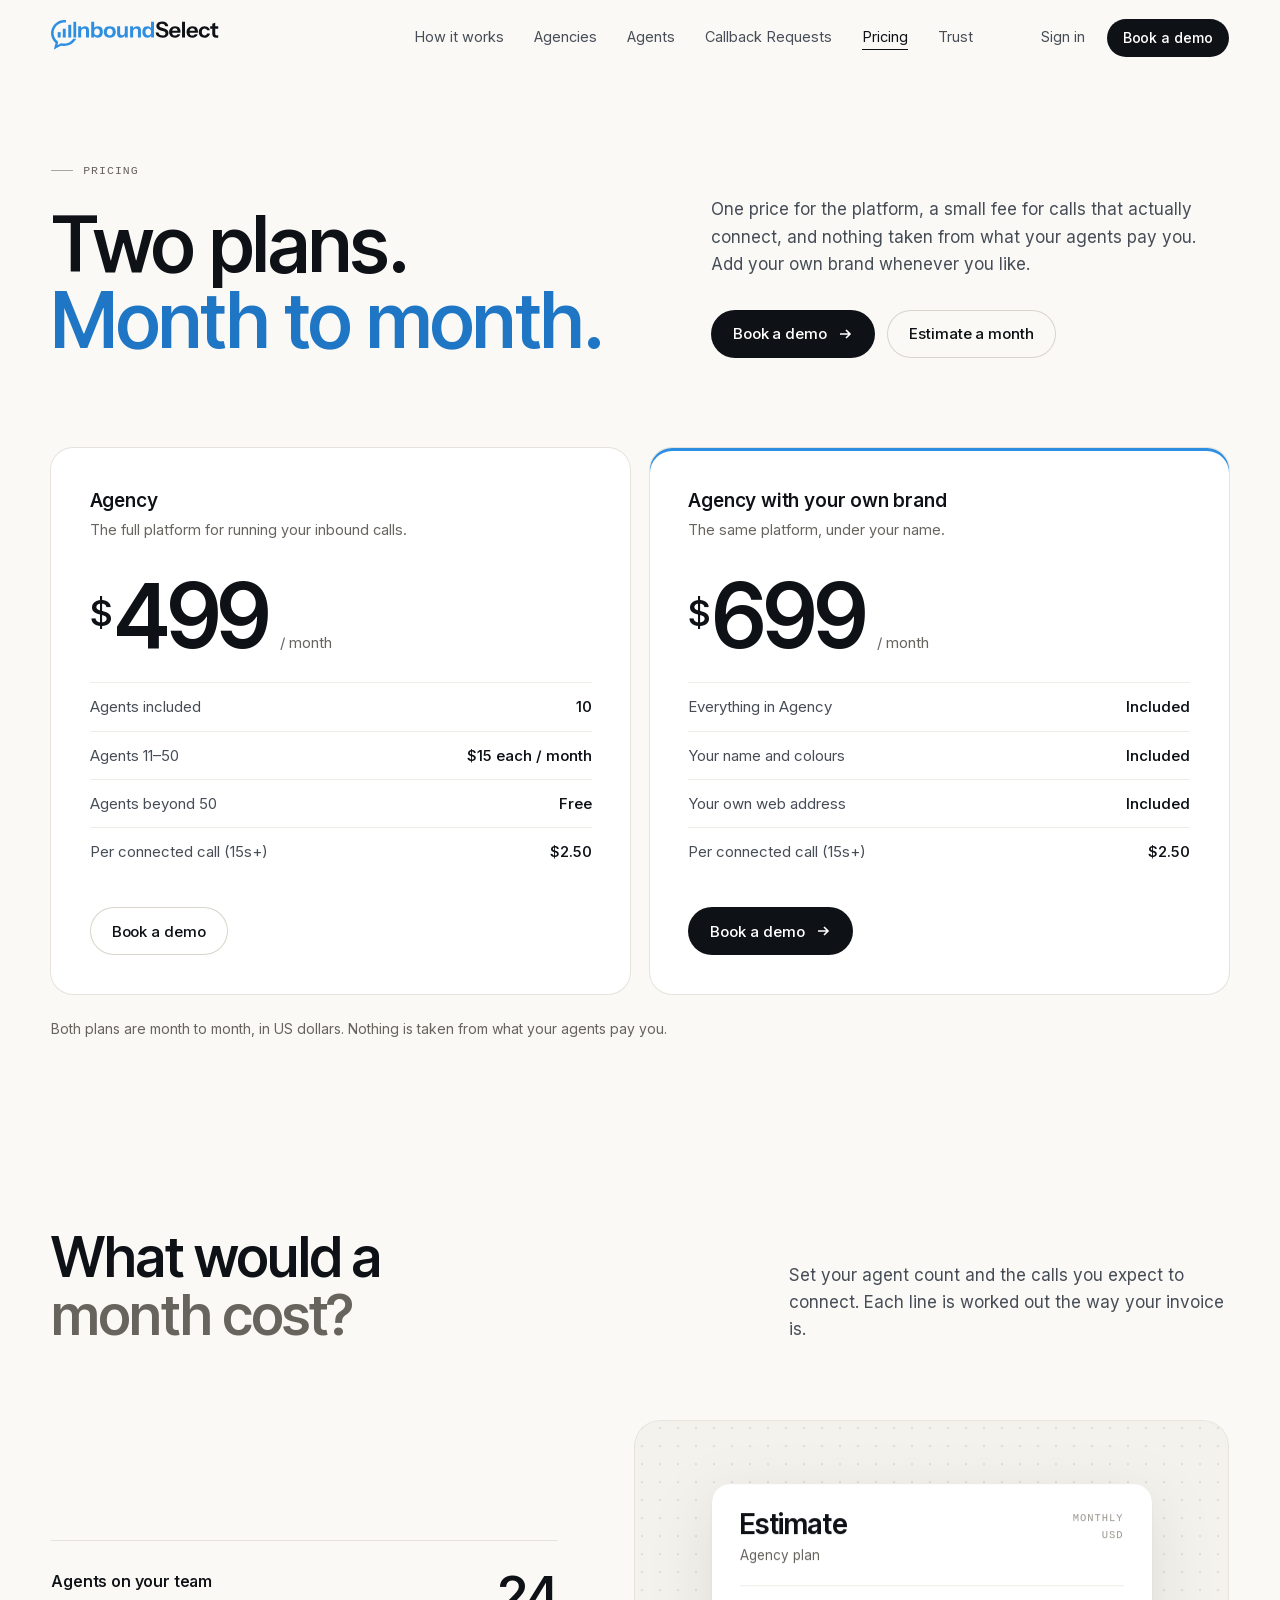
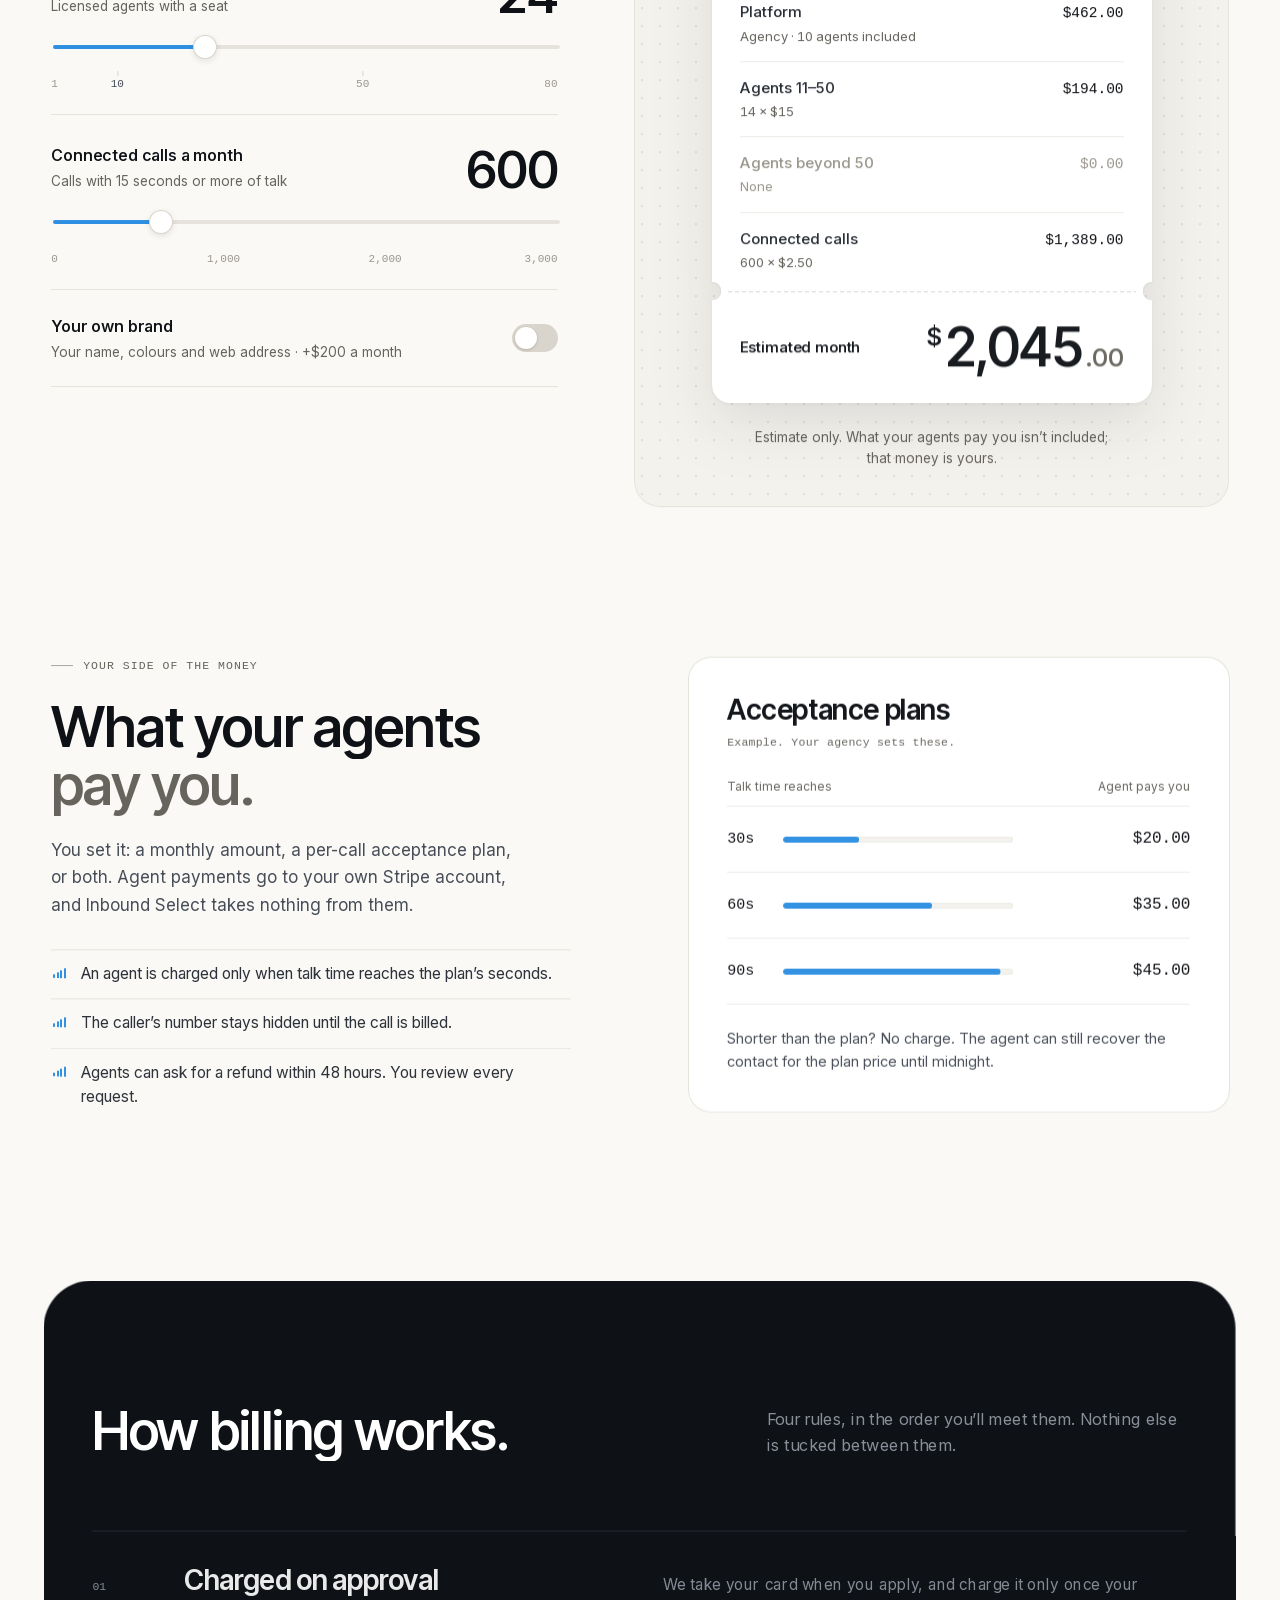
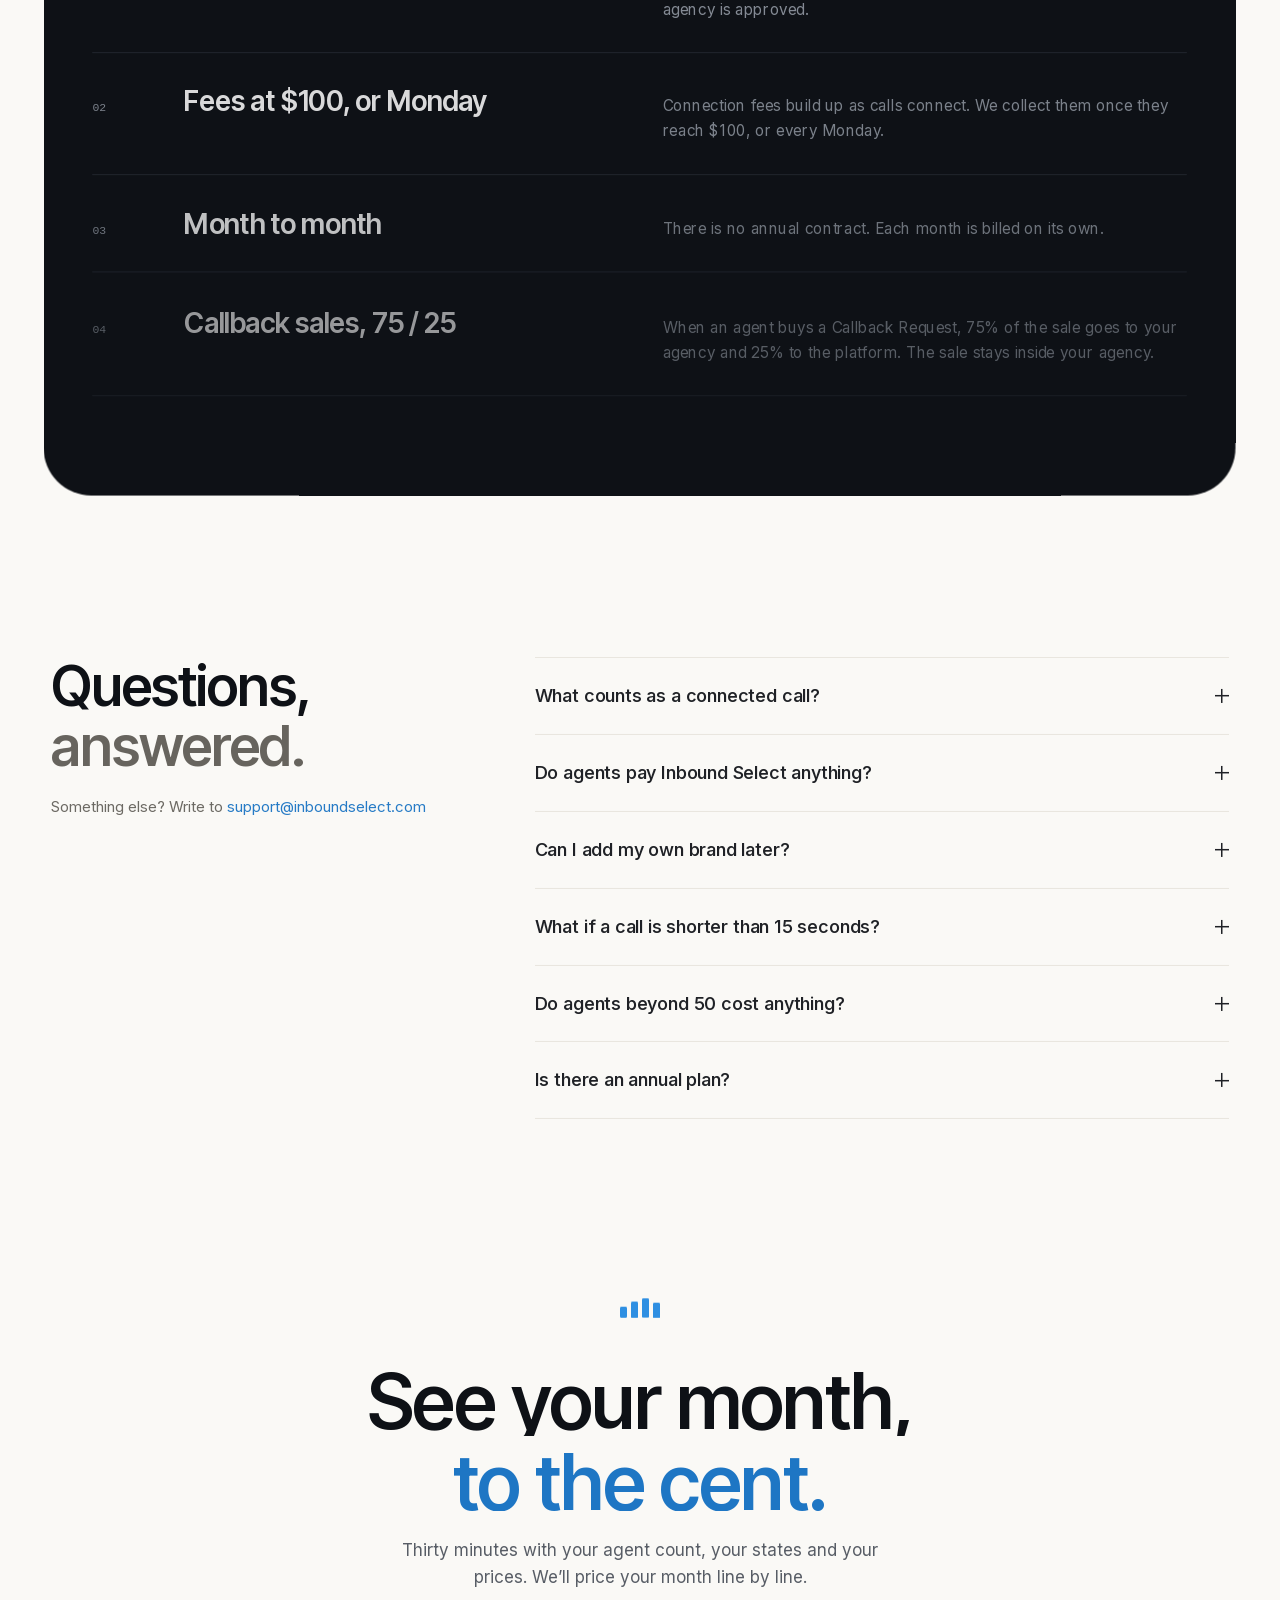
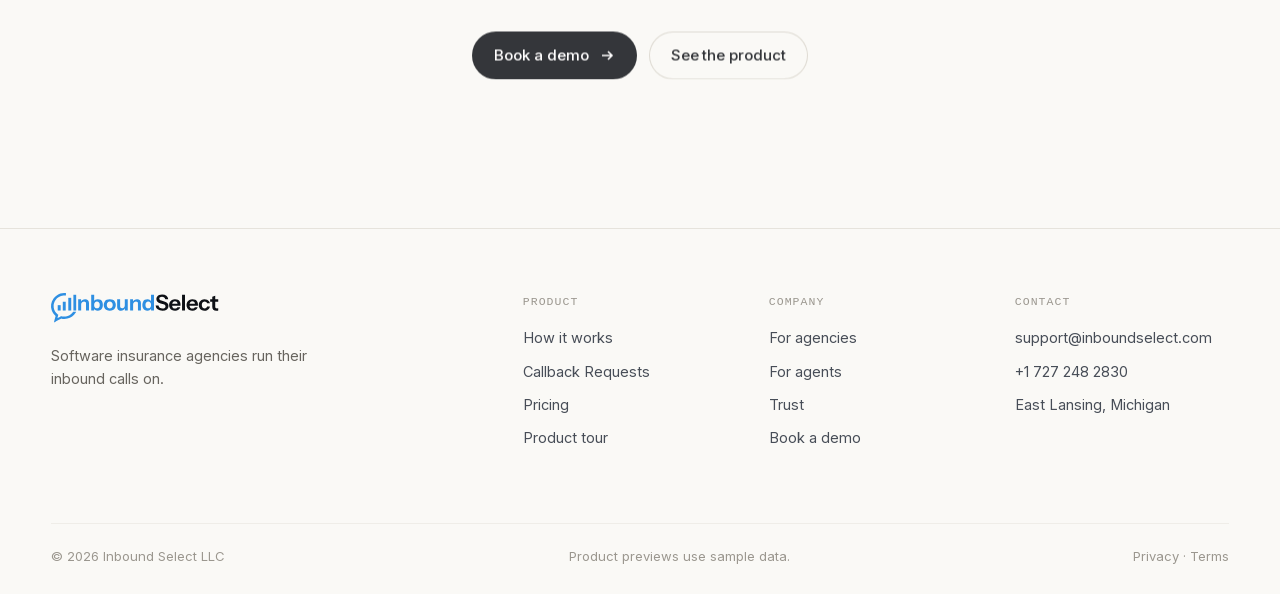
<file: pricing.html>
<!doctype html>
<html lang="en-GB" class="no-js" data-page="pricing">
<head>
<meta charset="utf-8">
<meta name="viewport" content="width=device-width, initial-scale=1, viewport-fit=cover">
<title>Pricing — Inbound Select</title>
<meta name="description" content="One price for the platform, $2.50 for calls that actually connect, and nothing taken from what your agents pay you. Month to month.">
<meta name="theme-color" content="#FAF9F6">
<link rel="icon" href="assets/img/mark.svg" type="image/svg+xml">
<link rel="stylesheet" href="assets/css/base.css">
<link rel="stylesheet" href="assets/css/site.css">
<link rel="stylesheet" href="assets/css/p-pricing.css">
<script src="assets/js/head.js"></script>
<script src="assets/js/brand.js"></script>
</head>
<body>
<script src="assets/js/chrome.js"></script>

<main id="main">

  <!-- ============ 1 · Hero + 2 · Plans ============ -->
  <section class="phero pr-hero">
    <div class="wrap">
      <div class="phero__grid">
        <div>
          <p class="eyebrow" data-hero>Pricing</p>
          <h1 class="display phero__title" data-split="hero">Two plans. <br><em class="accent">Month to month.</em></h1>
        </div>
        <div>
          <p class="lede phero__lede" data-hero>One price for the platform, a small fee for calls that actually connect, and nothing taken from what your agents pay you. Add your own brand whenever you like.</p>
          <div class="phero__actions" data-hero>
            <a href="demo.html" class="btn">Book a demo <svg class="arr" viewBox="0 0 16 16" fill="none" stroke="currentColor" stroke-width="1.6"><path d="M3 8h10M9 4l4 4-4 4"/></svg></a>
            <a href="#estimate" class="btn btn--ghost">Estimate a month</a>
          </div>
        </div>
      </div>

      <div class="phero__media pr-plans" data-hero-media>
        <div class="plans">
          <article class="plan">
            <header><h2 class="plan__name">Agency</h2><p class="plan__for">The full platform for running your inbound calls.</p></header>
            <p class="plan__price"><span class="plan__cur">$</span><span class="plan__amt">499</span><span class="plan__per">/ month</span></p>
            <ul class="plan__list">
              <li><span>Agents included</span><b>10</b></li>
              <li><span>Agents 11–50</span><b>$15 each / month</b></li>
              <li><span>Agents beyond 50</span><b>Free</b></li>
              <li><span>Per connected call (15s+)</span><b>$2.50</b></li>
            </ul>
            <a href="demo.html" class="btn btn--ghost plan__btn">Book a demo</a>
          </article>

          <article class="plan plan--brand">
            <header><h2 class="plan__name">Agency with your own brand</h2><p class="plan__for">The same platform, under your name.</p></header>
            <p class="plan__price"><span class="plan__cur">$</span><span class="plan__amt">699</span><span class="plan__per">/ month</span></p>
            <ul class="plan__list">
              <li><span>Everything in Agency</span><b>Included</b></li>
              <li><span>Your name and colours</span><b>Included</b></li>
              <li><span>Your own web address</span><b>Included</b></li>
              <li><span>Per connected call (15s+)</span><b>$2.50</b></li>
            </ul>
            <a href="demo.html" class="btn plan__btn">Book a demo <svg class="arr" viewBox="0 0 16 16" fill="none" stroke="currentColor" stroke-width="1.6"><path d="M3 8h10M9 4l4 4-4 4"/></svg></a>
          </article>
        </div>
        <p class="pr-plans__fine">Both plans are month to month, in US dollars. Nothing is taken from what your agents pay you.</p>
      </div>
    </div>
  </section>

  <!-- ============ 3 · Estimator ============ -->
  <section class="sec est-sec" id="estimate">
    <div class="wrap">
      <div class="sec-head">
        <h2 class="h2" data-split>What would a <br><em class="nw">month cost?</em></h2>
        <p class="lede" data-reveal>Set your agent count and the calls you expect to connect. Each line is worked out the way your invoice is.</p>
      </div>

      <div class="est">
        <div class="est__controls" data-reveal>
          <div class="ctl">
            <div class="ctl__top">
              <label class="ctl__l" for="estAgents">Agents on your team<span>Licensed agents with a seat</span></label>
              <output class="ctl__v" for="estAgents" id="agentsOut">24</output>
            </div>
            <input type="range" class="range" id="estAgents" min="1" max="80" step="1" value="24" aria-describedby="agentsScale">
            <div class="ctl__scale" id="agentsScale" aria-hidden="true">
              <span style="--p:0">1</span>
              <span class="is-mark" style="--p:.1139">10</span>
              <span class="is-mark" style="--p:.6203">50</span>
              <span style="--p:1">80</span>
            </div>
          </div>

          <div class="ctl">
            <div class="ctl__top">
              <label class="ctl__l" for="estCalls">Connected calls a month<span>Calls with 15 seconds or more of talk</span></label>
              <output class="ctl__v" for="estCalls" id="callsOut">600</output>
            </div>
            <input type="range" class="range" id="estCalls" min="0" max="3000" step="50" value="600">
            <div class="ctl__scale" aria-hidden="true">
              <span style="--p:0">0</span>
              <span style="--p:.3333">1,000</span>
              <span style="--p:.6667">2,000</span>
              <span style="--p:1">3,000</span>
            </div>
          </div>

          <label class="tog">
            <input type="checkbox" class="tog__in" id="estBrand">
            <span class="tog__txt"><b>Your own brand</b><span>Your name, colours and web address · <span class="nw">+$200 a month</span></span></span>
            <span class="tog__sw" aria-hidden="true"></span>
          </label>
        </div>

        <div class="est__stage stage-panel dots" data-reveal>
          <div class="rcpt" id="rcpt">
            <div class="rcpt__paper">
              <header class="rcpt__head">
                <div>
                  <p class="rcpt__t">Estimate</p>
                  <p class="rcpt__plan"><span id="rPlan">Agency plan</span></p>
                </div>
                <p class="rcpt__meta mono">Monthly<br>USD</p>
              </header>

              <ol class="rcpt__items" aria-live="polite">
                <li class="ri" id="riPlatform">
                  <span class="ri__l">Platform<em id="rPlatformD">Agency · 10 agents included</em></span>
                  <span class="ri__v mono" id="rPlatform">$499.00</span>
                </li>
                <li class="ri" id="riTier">
                  <span class="ri__l">Agents 11–50<em id="rTierD">14 × $15</em></span>
                  <span class="ri__v mono" id="rTier">$210.00</span>
                </li>
                <li class="ri" id="riBeyond">
                  <span class="ri__l">Agents beyond 50<em id="rBeyondD">None yet · free</em></span>
                  <span class="ri__v mono" id="rBeyond">$0.00</span>
                </li>
                <li class="ri" id="riCalls">
                  <span class="ri__l">Connected calls<em id="rCallsD">600 × $2.50</em></span>
                  <span class="ri__v mono" id="rCalls">$1,500.00</span>
                </li>
              </ol>

              <div class="rcpt__tear" aria-hidden="true"></div>

              <div class="rcpt__total">
                <span class="rcpt__tl">Estimated month</span>
                <span class="rcpt__tv"><span class="rcpt__cur">$</span><span id="rTotal">2,209</span><span class="rcpt__cents">.00</span></span>
              </div>
            </div>
          </div>
          <p class="est__note">Estimate only. What your agents pay you isn’t included; that money is yours.</p>
        </div>
      </div>
    </div>
  </section>

  <!-- ============ 4 · What your agents pay you ============ -->
  <section class="sec sec--flush">
    <div class="wrap split">
      <div class="split__copy">
        <p class="eyebrow" data-reveal>Your side of the money</p>
        <h2 class="h2" data-split>What your agents <br><em class="nw">pay you.</em></h2>
        <p class="lede" data-reveal>You set it: a monthly amount, a per-call acceptance plan, or both. Agent payments go to your own Stripe account, and Inbound Select takes nothing from them.</p>
        <ul class="ticks">
          <li data-reveal>An agent is charged only when talk time reaches the plan’s seconds.</li>
          <li data-reveal>The caller’s number stays hidden until the call is billed.</li>
          <li data-reveal>Agents can ask for a refund within 48 hours. You review every request.</li>
        </ul>
      </div>

      <article class="ap" data-reveal aria-label="Example acceptance plans">
        <header class="ap__head">
          <h3 class="ap__t">Acceptance plans</h3>
          <p class="ap__cap">Example. Your agency sets these.</p>
        </header>
        <div class="ap__h"><span>Talk time reaches</span><span>Agent pays you</span></div>
        <div class="ap__r">
          <span class="ap__s"><b class="mono">30s</b><span class="ap__bar"><i style="--w:.3333"></i></span></span>
          <span class="ap__p mono">$20.00</span>
        </div>
        <div class="ap__r">
          <span class="ap__s"><b class="mono">60s</b><span class="ap__bar"><i style="--w:.6667"></i></span></span>
          <span class="ap__p mono">$35.00</span>
        </div>
        <div class="ap__r">
          <span class="ap__s"><b class="mono">90s</b><span class="ap__bar"><i style="--w:1"></i></span></span>
          <span class="ap__p mono">$45.00</span>
        </div>
        <p class="ap__foot">Shorter than the plan? No charge. The agent can still recover the contact for the plan price until midnight.</p>
      </article>
    </div>
  </section>

  <!-- ============ 5 · How billing works (the one dark band) ============ -->
  <section class="pr-bill on-dark">
    <div class="pr-bill__panel" data-settle>
      <div class="wrap">
        <div class="sec-head sec-head--dark">
          <h2 class="h2" data-split>How billing <em>works.</em></h2>
          <p class="lede" data-reveal>Four rules, in the order you’ll meet them. Nothing else is tucked between them.</p>
        </div>
        <div class="rows rows--dark">
          <div class="row" data-reveal><span class="row__n">01</span><h3 class="row__t">Charged on approval</h3><p class="row__d">We take your card when you apply, and charge it only once your agency is approved.</p></div>
          <div class="row" data-reveal><span class="row__n">02</span><h3 class="row__t">Fees at $100, or Monday</h3><p class="row__d">Connection fees build up as calls connect. We collect them once they reach $100, or every Monday.</p></div>
          <div class="row" data-reveal><span class="row__n">03</span><h3 class="row__t">Month to month</h3><p class="row__d">There is no annual contract. Each month is billed on its own.</p></div>
          <div class="row" data-reveal><span class="row__n">04</span><h3 class="row__t">Callback sales, 75 / 25</h3><p class="row__d">When an agent buys a Callback Request, 75% of the sale goes to your agency and 25% to the platform. The sale stays inside your agency.</p></div>
        </div>
      </div>
    </div>
  </section>

  <!-- ============ 6 · FAQ ============ -->
  <section class="sec pr-faq">
    <div class="wrap pq">
      <div class="pq__head">
        <h2 class="h2" data-split>Questions, <em>answered.</em></h2>
        <p data-reveal>Something else? Write to <a href="mailto:support@inboundselect.com" class="link-u">support@inboundselect.com</a></p>
      </div>
      <div class="faq" data-reveal>
        <details><summary>What counts as a connected call?</summary><div class="faq__a"><div><p>A call with 15 seconds or more of talk time. Only connected calls carry the $2.50 fee.</p></div></div></details>
        <details><summary>Do agents pay Inbound Select anything?</summary><div class="faq__a"><div><p>No. Agents pay your agency, at prices you set, into your own Stripe account. We take nothing from those payments.</p></div></div></details>
        <details><summary>Can I add my own brand later?</summary><div class="faq__a"><div><p>Yes. Both plans are month to month, so you can move to Agency with your own brand when you’re ready to put your name, colours and web address on it.</p></div></div></details>
        <details><summary>What if a call is shorter than 15 seconds?</summary><div class="faq__a"><div><p>There’s no connection fee. A call only counts as connected once it reaches 15 seconds of talk.</p></div></div></details>
        <details><summary>Do agents beyond 50 cost anything?</summary><div class="faq__a"><div><p>No. Agents 11 to 50 are $15 each per month. From the 51st agent on, there is no per-agent charge.</p></div></div></details>
        <details><summary>Is there an annual plan?</summary><div class="faq__a"><div><p>No. Both plans are month to month, with no annual contract.</p></div></div></details>
      </div>
    </div>
  </section>

  <!-- ============ 7 · Close ============ -->
  <section class="close">
    <div class="wrap close__in">
      <span class="sig close__sig" aria-hidden="true"><i></i><i></i><i></i><i></i></span>
      <h2 class="display close__t" data-split>See your month, <br><em class="accent">to the cent.</em></h2>
      <p class="lede" data-reveal>Thirty minutes with your agent count, your states and your prices. We’ll price your month line by line.</p>
      <div class="close__actions" data-reveal>
        <a href="demo.html" class="btn">Book a demo <svg class="arr" viewBox="0 0 16 16" fill="none" stroke="currentColor" stroke-width="1.6"><path d="M3 8h10M9 4l4 4-4 4"/></svg></a>
        <a href="app.html" class="btn btn--ghost">See the product</a>
      </div>
    </div>
  </section>

</main>

<script>IBChrome.footer()</script>
<script src="assets/vendor/gsap.min.js"></script>
<script src="assets/vendor/ScrollTrigger.min.js"></script>
<script src="assets/vendor/SplitText.min.js"></script>
<script src="assets/vendor/lenis.min.js"></script>
<script src="assets/js/site.js"></script>
<script src="assets/js/p-pricing.js"></script>
</body>
</html>
</file>
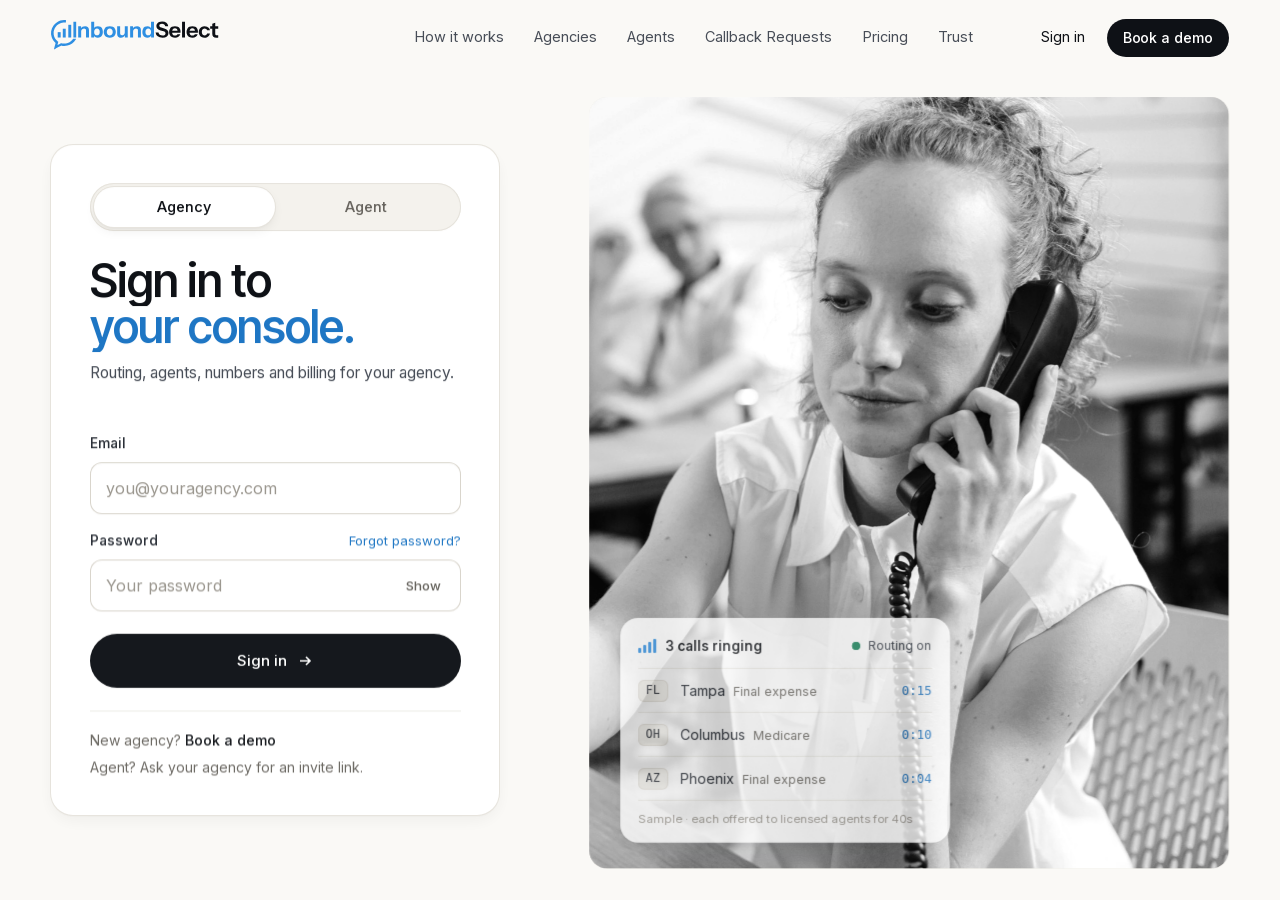
<file: signin.html>
<!doctype html>
<html lang="en-GB" class="no-js" data-page="signin">
<head>
<meta charset="utf-8">
<meta name="viewport" content="width=device-width, initial-scale=1, viewport-fit=cover">
<title>Sign in — Inbound Select</title>
<meta name="description" content="Sign in to Inbound Select: the agency console, or the agent's call screen.">
<meta name="theme-color" content="#FAF9F6">
<link rel="icon" href="assets/img/mark.svg" type="image/svg+xml">
<link rel="stylesheet" href="assets/css/base.css">
<link rel="stylesheet" href="assets/css/site.css">
<link rel="stylesheet" href="assets/css/p-signin.css">
<script src="assets/js/head.js"></script>
<script src="assets/js/brand.js"></script>
</head>
<body>
<script src="assets/js/chrome.js"></script>

<main id="main" class="si">

  <div class="si__side">
    <div class="si__card" id="siCard">

      <div class="seg" id="siSeg" role="tablist" aria-label="Sign in as" data-role="agency">
        <button type="button" class="seg__b" role="tab" id="tabAgency" aria-selected="true" aria-controls="siForm" data-role="agency">Agency</button>
        <button type="button" class="seg__b" role="tab" id="tabAgent" aria-selected="false" aria-controls="siForm" tabindex="-1" data-role="agent">Agent</button>
        <i class="seg__ind" aria-hidden="true"></i>
      </div>

      <h1 class="display si__t" data-split="hero">Sign in to <br><em class="accent" id="siWhat">your console.</em></h1>
      <p class="si__l" id="siLede" data-hero>Routing, agents, numbers and billing for your agency.</p>

      <form class="si__form" id="siForm" role="tabpanel" aria-labelledby="tabAgency" novalidate>
        <div class="field" data-hero>
          <label for="siEmail">Email</label>
          <input class="input" id="siEmail" name="email" type="email" autocomplete="username" inputmode="email" placeholder="you@youragency.com">
        </div>
        <div class="field" data-hero>
          <div class="si__row">
            <label for="siPw">Password</label>
            <a href="#" class="si__forgot link-u" id="siForgot" aria-controls="siNote" aria-expanded="false">Forgot password?</a>
          </div>
          <div class="si__pw">
            <input class="input" id="siPw" name="password" type="password" autocomplete="current-password" placeholder="Your password">
            <button type="button" class="si__show" id="siShow" aria-controls="siPw" aria-pressed="false">Show</button>
          </div>
          <p class="si__note" id="siNote"><span>Prototype: no reset email is sent. Any email and password will sign you in.</span></p>
        </div>
        <button type="submit" class="btn si__btn" id="siBtn" data-hero>
          <span class="si__btn-a">Sign in <svg class="arr" viewBox="0 0 16 16" fill="none" stroke="currentColor" stroke-width="1.6"><path d="M3 8h10M9 4l4 4-4 4"/></svg></span>
          <span class="si__btn-b" aria-hidden="true"><span class="sig sig--ring"><i></i><i></i><i></i><i></i></span>Signing you in…</span>
        </button>
      </form>

      <div class="si__alt" data-hero>
        <p>New agency? <a href="demo.html" class="link-u">Book a demo</a></p>
        <p>Agent? Ask your agency for an invite link.</p>
      </div>

      <a href="app.html" id="siGo" hidden tabindex="-1" aria-hidden="true"></a>
    </div>
  </div>

  <figure class="si__photo" data-hero-media>
    <img src="assets/img/photos/agent-3.jpg" alt="An agent at her desk, taking a call on the office phone">
    <figcaption class="si__tk" id="siTk" aria-label="Sample: three calls ringing, routing on">
      <header class="si__tk-h">
        <span class="si__tk-s"><span class="sig sig--ring"><i></i><i></i><i></i><i></i></span><b>3 calls ringing</b></span>
        <span class="si__tk-live"><span class="live-dot"></span>Routing on</span>
      </header>
      <ul class="si__q">
        <li><span class="st">FL</span><span class="si__q-c">Tampa <span>Final expense</span></span><span class="mono si__q-t" data-s="14">0:14</span></li>
        <li><span class="st">OH</span><span class="si__q-c">Columbus <span>Medicare</span></span><span class="mono si__q-t" data-s="9">0:09</span></li>
        <li><span class="st">AZ</span><span class="si__q-c">Phoenix <span>Final expense</span></span><span class="mono si__q-t" data-s="3">0:03</span></li>
      </ul>
      <p class="si__tk-f">Sample · each offered to licensed agents for 40s</p>
    </figcaption>
  </figure>

</main>

<script src="assets/vendor/gsap.min.js"></script>
<script src="assets/vendor/ScrollTrigger.min.js"></script>
<script src="assets/vendor/SplitText.min.js"></script>
<script src="assets/vendor/lenis.min.js"></script>
<script src="assets/js/site.js"></script>
<script src="assets/js/p-signin.js"></script>
</body>
</html>
</file>
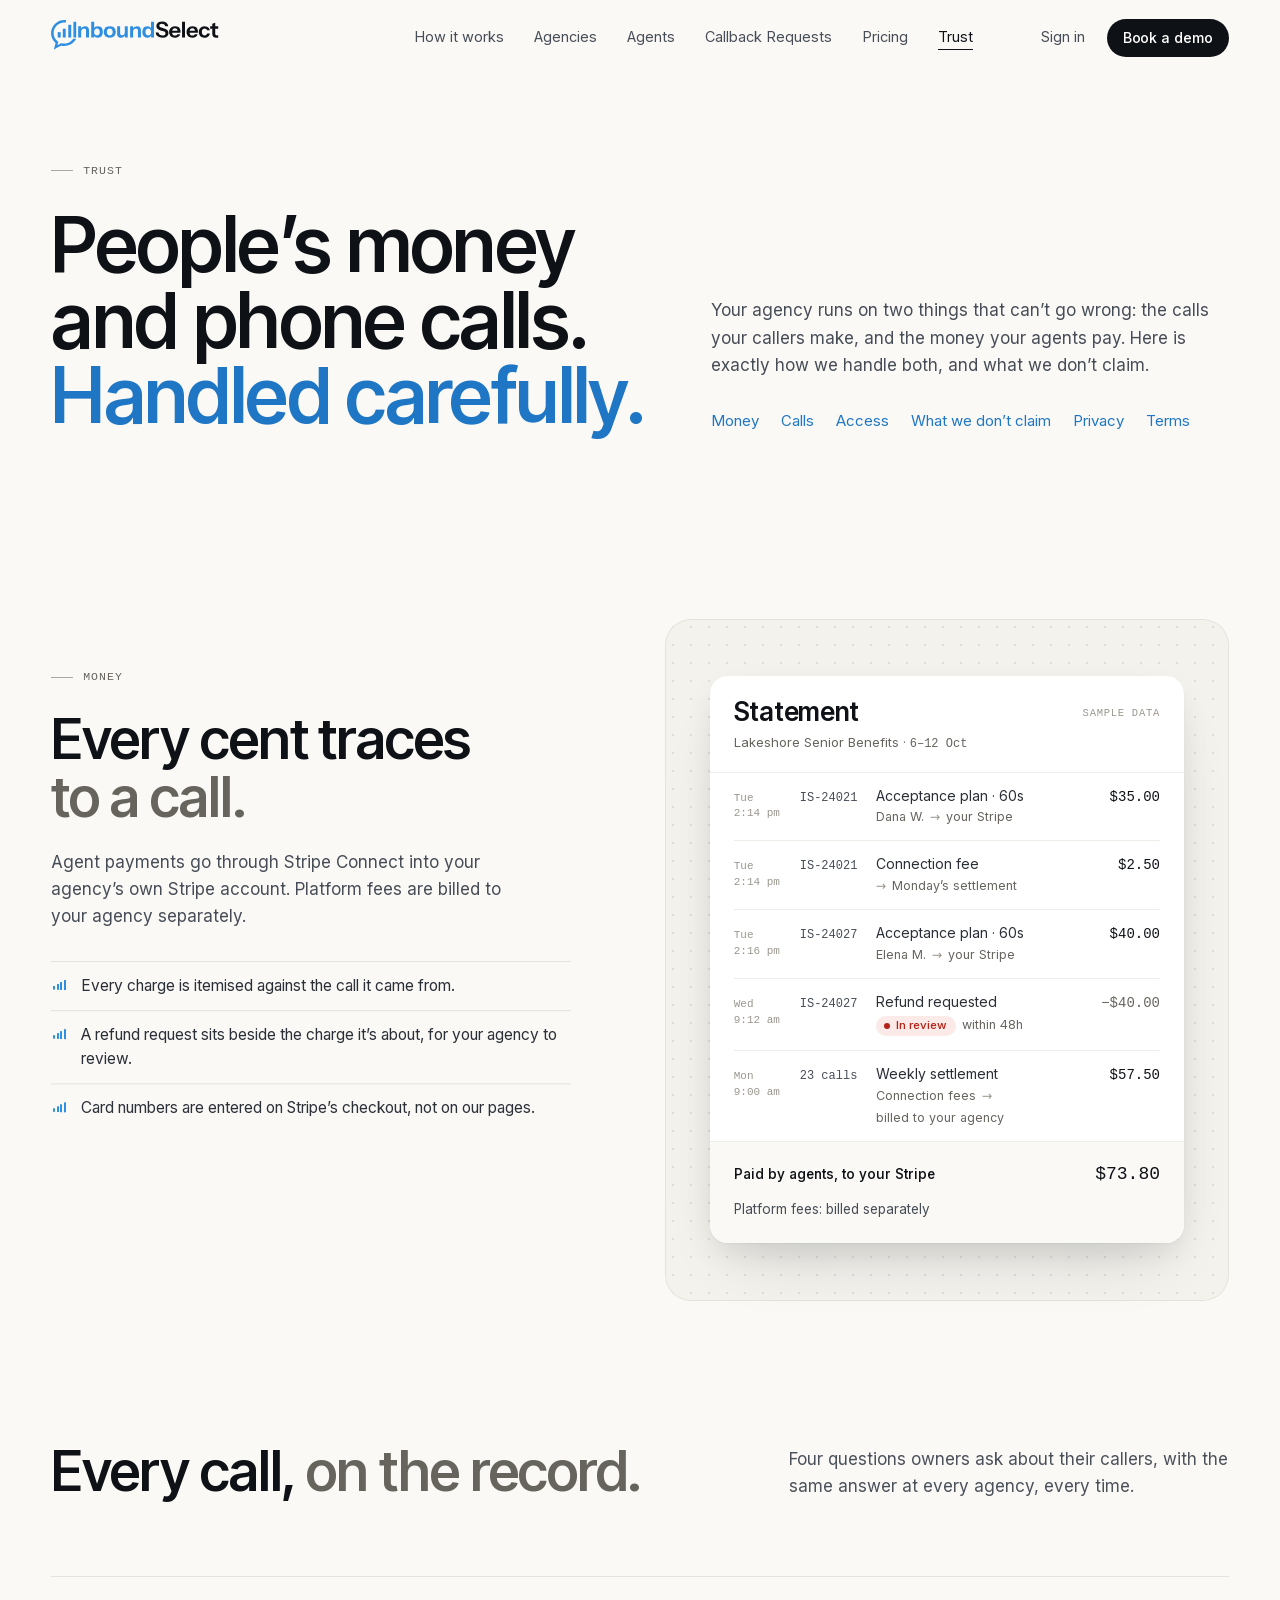
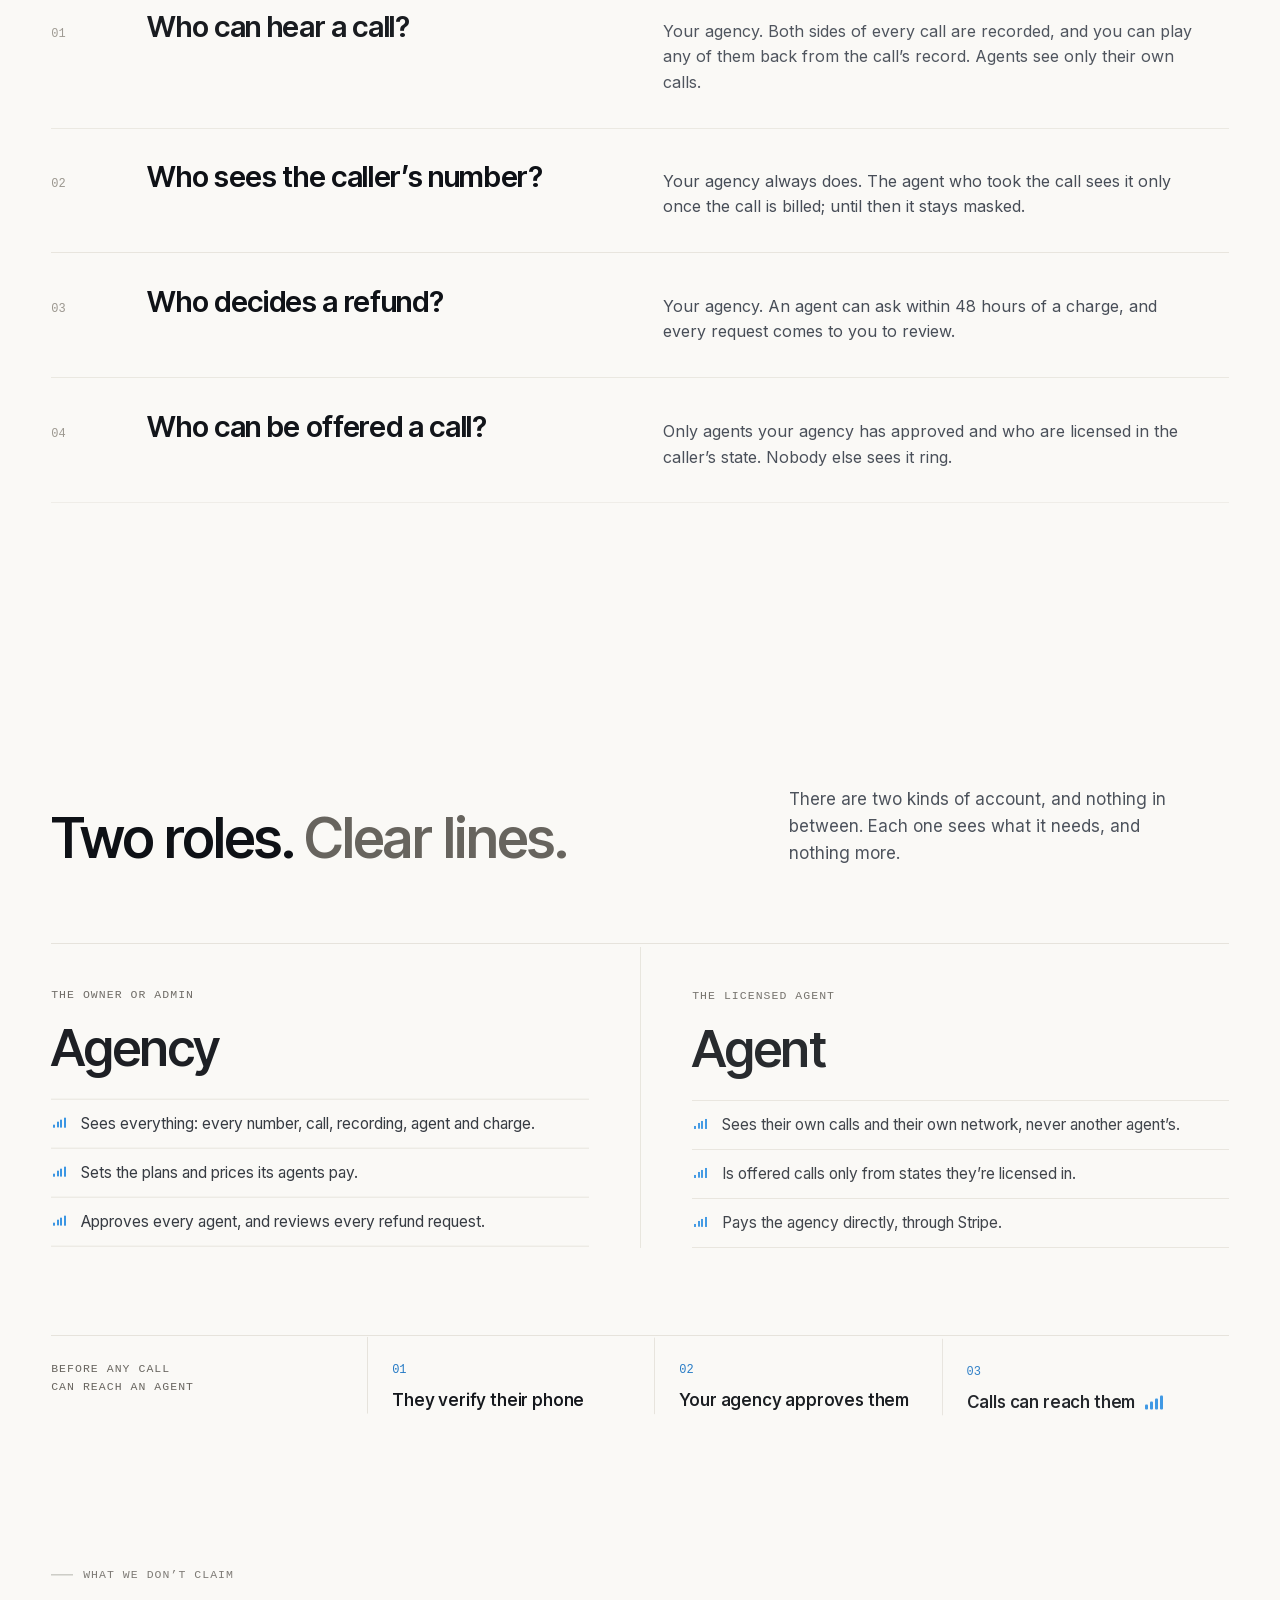
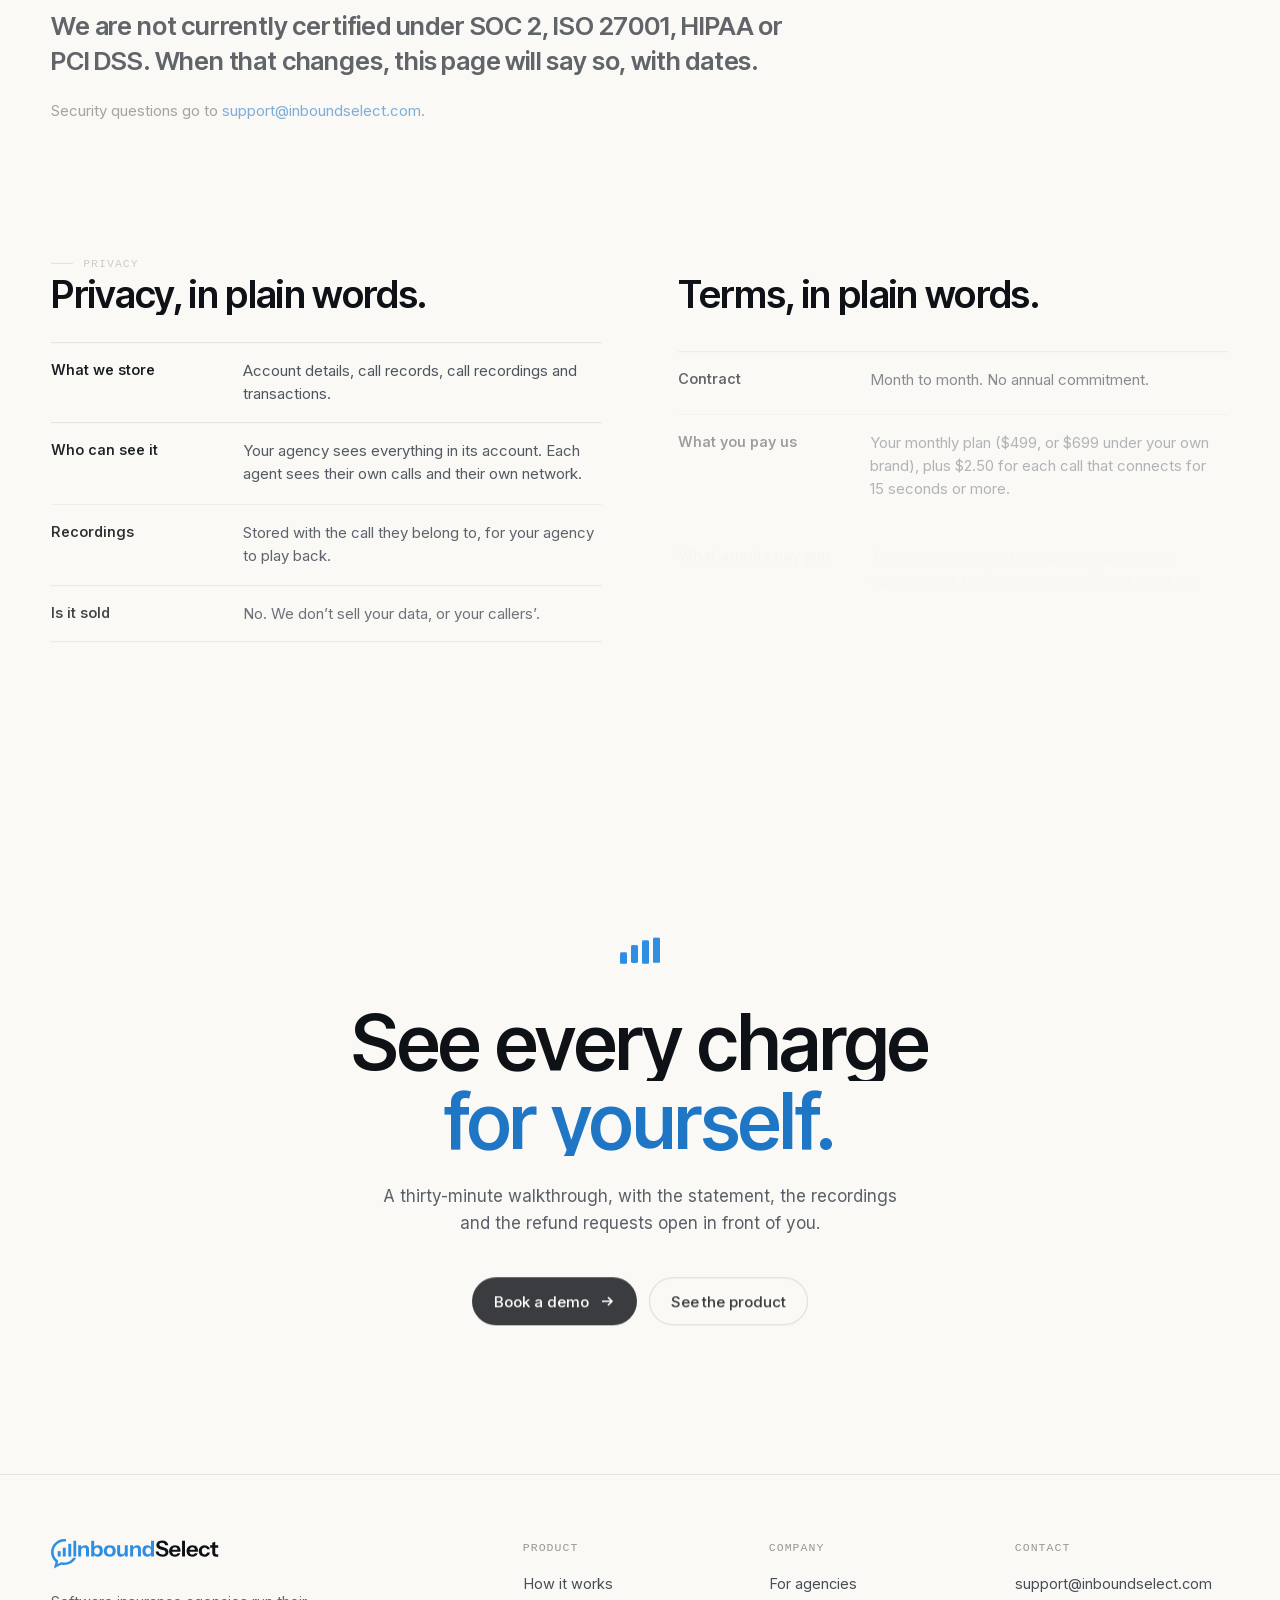
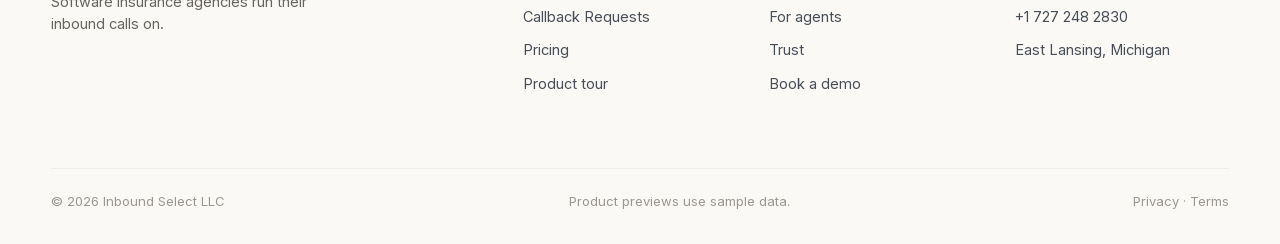
<file: trust.html>
<!doctype html>
<html lang="en-GB" class="no-js" data-page="trust">
<head>
<meta charset="utf-8">
<meta name="viewport" content="width=device-width, initial-scale=1, viewport-fit=cover">
<title>Trust — Inbound Select</title>
<meta name="description" content="How Inbound Select handles the money your agents pay and the calls your callers make, what we store, who can see it, and what we don’t claim.">
<meta name="theme-color" content="#FAF9F6">
<link rel="icon" href="assets/img/mark.svg" type="image/svg+xml">
<link rel="stylesheet" href="assets/css/base.css">
<link rel="stylesheet" href="assets/css/site.css">
<link rel="stylesheet" href="assets/css/p-trust.css">
<script src="assets/js/head.js"></script>
<script src="assets/js/brand.js"></script>
</head>
<body>
<script src="assets/js/chrome.js"></script>

<main id="main">

  <!-- ============ 1 · Hero ============ -->
  <section class="phero">
    <div class="wrap">
      <div class="phero__grid">
        <div>
          <p class="eyebrow" data-hero>Trust</p>
          <h1 class="display phero__title" data-split="hero">People’s money and phone calls. <em class="accent">Handled carefully.</em></h1>
        </div>
        <div>
          <p class="lede phero__lede" data-hero>Your agency runs on two things that can’t go wrong: the calls your callers make, and the money your agents pay. Here is exactly how we handle both, and what we don’t claim.</p>
          <nav class="toc" data-hero aria-label="On this page">
            <a href="#money" class="link-u">Money</a>
            <a href="#calls" class="link-u">Calls</a>
            <a href="#access" class="link-u">Access</a>
            <a href="#claims" class="link-u">What we don’t claim</a>
            <a href="#privacy" class="link-u">Privacy</a>
            <a href="#terms" class="link-u">Terms</a>
          </nav>
        </div>
      </div>
    </div>
  </section>

  <!-- ============ 2 · Money ============ -->
  <section class="sec money-sec" id="money">
    <div class="wrap split">
      <div class="split__copy">
        <p class="eyebrow" data-reveal>Money</p>
        <h2 class="h2" data-split>Every cent traces <br><em>to a&nbsp;call.</em></h2>
        <p class="lede" data-reveal>Agent payments go through Stripe Connect into your agency’s own Stripe account. Platform fees are billed to your agency separately.</p>
        <ul class="ticks">
          <li data-reveal>Every charge is itemised against the call it came from.</li>
          <li data-reveal>A refund request sits beside the charge it’s about, for your agency to review.</li>
          <li data-reveal>Card numbers are entered on Stripe’s checkout, not on our pages.</li>
        </ul>
      </div>

      <div class="stage-panel dots ledger-stage" data-reveal>
        <article class="card ledger" id="ledger" aria-label="A sample weekly statement">
          <header class="ledger__head">
            <div>
              <h3 class="ledger__title">Statement</h3>
              <p class="ledger__sub">Lakeshore Senior Benefits · <span class="mono">6–12 Oct</span></p>
            </div>
            <span class="ledger__tag mono">Sample data</span>
          </header>

          <ol class="lg">
            <li class="lg__row">
              <div class="lg__line">
                <span class="lg__t mono"><span>Tue</span> <span>2:14 pm</span></span>
                <span class="lg__id mono">IS-24021</span>
                <span class="lg__d">Acceptance plan · 60s<span class="lg__s">Dana W. <i>→</i> your Stripe</span></span>
                <span class="lg__a mono">$35.00</span>
              </div>
            </li>
            <li class="lg__row">
              <div class="lg__line">
                <span class="lg__t mono"><span>Tue</span> <span>2:14 pm</span></span>
                <span class="lg__id mono">IS-24021</span>
                <span class="lg__d">Connection fee<span class="lg__s"><i>→</i> Monday’s settlement</span></span>
                <span class="lg__a mono">$2.50</span>
              </div>
            </li>
            <li class="lg__row">
              <div class="lg__line">
                <span class="lg__t mono"><span>Tue</span> <span>2:16 pm</span></span>
                <span class="lg__id mono">IS-24027</span>
                <span class="lg__d">Acceptance plan · 60s<span class="lg__s">Elena M. <i>→</i> your Stripe</span></span>
                <span class="lg__a mono">$40.00</span>
              </div>
            </li>
            <li class="lg__row lg__row--refund">
              <div class="lg__line">
                <span class="lg__t mono"><span>Wed</span> <span>9:12 am</span></span>
                <span class="lg__id mono">IS-24027</span>
                <span class="lg__d">Refund requested<span class="lg__s"><span class="pill pill--red">In review</span> within 48h</span></span>
                <span class="lg__a mono">−$40.00</span>
              </div>
            </li>
            <li class="lg__row lg__row--settle">
              <div class="lg__line">
                <span class="lg__t mono"><span>Mon</span> <span>9:00 am</span></span>
                <span class="lg__id mono">23 calls</span>
                <span class="lg__d">Weekly settlement<span class="lg__s">Connection fees <i>→</i> billed to your agency</span></span>
                <span class="lg__a mono">$57.50</span>
              </div>
            </li>
          </ol>

          <footer class="ledger__foot">
            <div class="tot tot--main"><span>Paid by agents, to your Stripe</span><b class="mono" data-total="75">$75.00</b></div>
            <div class="tot"><span>Platform fees: billed separately</span></div>
          </footer>
        </article>
      </div>
    </div>
  </section>

  <!-- ============ 3 · Calls ============ -->
  <section class="sec sec--flush" id="calls">
    <div class="wrap">
      <div class="sec-head">
        <h2 class="h2" data-split>Every call, <em>on the&nbsp;record.</em></h2>
        <p class="lede" data-reveal>Four questions owners ask about their callers, with the same answer at every agency, every time.</p>
      </div>
      <div class="rows" data-reveal-group>
        <div class="row" data-reveal><span class="row__n">01</span><h3 class="row__t">Who can hear a call?</h3><p class="row__d">Your agency. Both sides of every call are recorded, and you can play any of them back from the call’s record. Agents see only their own calls.</p></div>
        <div class="row" data-reveal><span class="row__n">02</span><h3 class="row__t">Who sees the caller’s number?</h3><p class="row__d">Your agency always does. The agent who took the call sees it only once the call is billed; until then it stays masked.</p></div>
        <div class="row" data-reveal><span class="row__n">03</span><h3 class="row__t">Who decides a refund?</h3><p class="row__d">Your agency. An agent can ask within 48 hours of a charge, and every request comes to you to review.</p></div>
        <div class="row" data-reveal><span class="row__n">04</span><h3 class="row__t">Who can be offered a call?</h3><p class="row__d">Only agents your agency has approved and who are licensed in the caller’s state. Nobody else sees it ring.</p></div>
      </div>
    </div>
  </section>

  <!-- ============ 4 · Access ============ -->
  <section class="sec" id="access">
    <div class="wrap">
      <div class="sec-head">
        <h2 class="h2" data-split>Two roles. <em>Clear lines.</em></h2>
        <p class="lede" data-reveal>There are two kinds of account, and nothing in between. Each one sees what it needs, and nothing&nbsp;more.</p>
      </div>

      <div class="roles">
        <article class="role" data-reveal>
          <p class="eyebrow no-rule">The owner or admin</p>
          <h3 class="role__t">Agency</h3>
          <ul class="ticks">
            <li>Sees everything: every number, call, recording, agent and charge.</li>
            <li>Sets the plans and prices its agents pay.</li>
            <li>Approves every agent, and reviews every refund request.</li>
          </ul>
        </article>
        <article class="role" data-reveal>
          <p class="eyebrow no-rule">The licensed agent</p>
          <h3 class="role__t">Agent</h3>
          <ul class="ticks">
            <li>Sees their own calls and their own network, never another agent’s.</li>
            <li>Is offered calls only from states they’re licensed in.</li>
            <li>Pays the agency directly, through Stripe.</li>
          </ul>
        </article>
      </div>

      <ol class="gate" data-reveal-group>
        <li class="gate__lead" data-reveal><span class="eyebrow no-rule">Before any call <br>can reach an agent</span></li>
        <li data-reveal><span class="gate__n mono">01</span><b>They verify their phone</b></li>
        <li data-reveal><span class="gate__n mono">02</span><b>Your agency approves them</b></li>
        <li data-reveal><span class="gate__n mono">03</span><b>Calls can reach them <span class="sig sig--ring" aria-hidden="true"><i></i><i></i><i></i><i></i></span></b></li>
      </ol>
    </div>
  </section>

  <!-- ============ 5 · What we don't claim, then privacy and terms ============ -->
  <section class="sec sec--flush legal">
    <div class="wrap">
      <div class="claim" id="claims">
        <p class="eyebrow" data-reveal>What we don’t claim</p>
        <div class="claim__body">
          <p class="claim__text" data-reveal>We are not currently certified under SOC&nbsp;2, ISO&nbsp;27001, HIPAA or PCI&nbsp;DSS. When that changes, this page will say so, with dates.</p>
          <p class="claim__ask" data-reveal>Security questions go to <a href="mailto:support@inboundselect.com" class="link-u">support@inboundselect.com</a>.</p>
        </div>
      </div>

      <div class="legal__grid">
        <section class="legal__col" id="privacy">
          <p class="eyebrow" data-reveal>Privacy</p>
          <h2 class="legal__t" data-split>Privacy, in plain words.</h2>
          <dl class="plain" data-reveal-group>
            <div data-reveal><dt>What we store</dt><dd>Account details, call records, call recordings and transactions.</dd></div>
            <div data-reveal><dt>Who can see it</dt><dd>Your agency sees everything in its account. Each agent sees their own calls and their own network.</dd></div>
            <div data-reveal><dt>Recordings</dt><dd>Stored with the call they belong to, for your agency to play back.</dd></div>
            <div data-reveal><dt>Is it sold</dt><dd>No. We don’t sell your data, or your callers’.</dd></div>
          </dl>
        </section>
        <section class="legal__col" id="terms">
          <p class="eyebrow" data-reveal>Terms</p>
          <h2 class="legal__t" data-split>Terms, in plain words.</h2>
          <dl class="plain" data-reveal-group>
            <div data-reveal><dt>Contract</dt><dd>Month to month. No annual commitment.</dd></div>
            <div data-reveal><dt>What you pay us</dt><dd>Your monthly plan ($499, or $699 under your own brand), plus $2.50 for each call that connects for 15&nbsp;seconds or&nbsp;more.</dd></div>
            <div data-reveal><dt>What agents pay you</dt><dd>The subscription and acceptance plans your agency sets, paid into your own Stripe account.</dd></div>
            <div data-reveal><dt>Refunds</dt><dd>Agents can request one within 48 hours of a charge. Your agency decides.</dd></div>
          </dl>
        </section>
      </div>
      <p class="legal__end" data-reveal>The full privacy policy and terms of service are <a href="mailto:support@inboundselect.com" class="link-u">available on request</a>.</p>
    </div>
  </section>

  <!-- ============ 6 · Close ============ -->
  <section class="close">
    <div class="wrap close__in">
      <span class="sig close__sig" aria-hidden="true"><i></i><i></i><i></i><i></i></span>
      <h2 class="display close__t" data-split>See every charge <br><em class="accent">for yourself.</em></h2>
      <p class="lede" data-reveal>A thirty-minute walkthrough, with the statement, the recordings and the refund requests open in front of you.</p>
      <div class="close__actions" data-reveal>
        <a href="demo.html" class="btn">Book a demo <svg class="arr" viewBox="0 0 16 16" fill="none" stroke="currentColor" stroke-width="1.6"><path d="M3 8h10M9 4l4 4-4 4"/></svg></a>
        <a href="app.html" class="btn btn--ghost">See the product</a>
      </div>
    </div>
  </section>

</main>

<script>IBChrome.footer()</script>
<script src="assets/vendor/gsap.min.js"></script>
<script src="assets/vendor/ScrollTrigger.min.js"></script>
<script src="assets/vendor/SplitText.min.js"></script>
<script src="assets/vendor/lenis.min.js"></script>
<script src="assets/js/site.js"></script>
<script src="assets/js/p-trust.js"></script>
</body>
</html>
</file>
<file: assets/css/base.css>
/* ==========================================================================
   Inbound Select — shared foundation (landing + app)
   Light, calm. One accent. One motion curve.
   ========================================================================== */

@font-face { font-family: "Inter"; src: url("../fonts/Inter.woff2") format("woff2"); font-weight: 100 900; font-style: normal; font-display: swap; }
@font-face { font-family: "Inter Tight"; src: url("../fonts/InterTight.woff2") format("woff2"); font-weight: 100 900; font-style: normal; font-display: swap; }

:root {
  /* Surfaces — warm paper, white cards */
  --paper: #FAF9F6;
  --paper-2: #F4F2ED;
  --paper-3: #ECE9E2;
  --card: #FFFFFF;

  /* Lines */
  --line: #E6E3DC;
  --line-2: #EFEDE8;
  --line-3: #D9D5CC;

  /* Ink */
  --ink: #0E1116;
  --ink-2: #2A2F37;
  --ink-3: #474D57;
  --muted: #67645E;
  --faint: #9B978F;

  /* Brand — live site blues. #1E76C4 passes AA on white; #2E8FE2 is for large/non-text */
  --blue: #1E76C4;
  --blue-bright: #2E8FE2;
  --blue-deep: #175E9E;
  --blue-tint: #EAF3FC;
  --blue-tint-2: #D6E8F9;

  /* States */
  --green: #17845A;
  --green-tint: #E6F3EC;
  --amber: #9A6412;
  --amber-tint: #F6EDDC;
  --red: #B42318;
  --red-tint: #FBEAE8;
  --grey-tint: #EFEDE8;

  /* The one dark band */
  --night: #0E1116;
  --night-2: #171B22;
  --night-line: #262B33;
  --night-muted: #9097A1;

  /* Type */
  /* The PayPerCall system's own fonts: Inter Tight headings (live site),
     Inter everywhere else (site + product), the product's system mono for data */
  --display: "Inter Tight", "Inter", system-ui, -apple-system, sans-serif;
  --sans: "Inter", system-ui, -apple-system, "Segoe UI", sans-serif;
  --mono: ui-monospace, "SF Mono", SFMono-Regular, Menlo, Consolas, monospace;

  /* Shape */
  --r-xs: 6px;
  --r-sm: 8px;
  --r-md: 12px;
  --r-lg: 18px;
  --r-xl: 26px;
  --shadow-1: 0 1px 2px rgb(14 17 22 / .04), 0 6px 18px rgb(14 17 22 / .05);
  --shadow-2: 0 1px 2px rgb(14 17 22 / .04), 0 12px 32px -6px rgb(14 17 22 / .10), 0 32px 64px -24px rgb(14 17 22 / .14);
  --shadow-pop: 0 2px 6px rgb(14 17 22 / .06), 0 24px 60px -12px rgb(14 17 22 / .22);

  /* Motion — one curve family, three durations */
  --ease: cubic-bezier(.16, 1, .3, 1);        /* expo-out: reveals, entrances */
  --ease-io: cubic-bezier(.65, 0, .35, 1);    /* in-out: crossfades, loops */
  --ease-ui: cubic-bezier(.2, .8, .2, 1);     /* quick UI feedback */
  --t-fast: 180ms;
  --t-med: 420ms;
  --t-slow: 900ms;

  --gutter: clamp(20px, 4vw, 64px);
  --maxw: 1280px;
}

/* ---------- Reset ---------- */
*, *::before, *::after { box-sizing: border-box; }
html { -webkit-text-size-adjust: 100%; text-size-adjust: 100%; }
body {
  margin: 0;
  background: var(--paper);
  color: var(--ink);
  font-family: var(--sans);
  font-size: 16px;
  line-height: 1.55;
  -webkit-font-smoothing: antialiased;
  -moz-osx-font-smoothing: grayscale;
  text-rendering: optimizeLegibility;
}
img, svg, video, canvas { display: block; max-width: 100%; }
button, input, select, textarea { font: inherit; color: inherit; }
button { cursor: pointer; background: none; border: 0; padding: 0; }
a { color: inherit; text-decoration: none; }
h1, h2, h3, h4, p, ul, ol, figure, blockquote { margin: 0; }
em, i { font-style: normal; } /* no synthetic italics: the system fonts are upright only */
ul, ol { padding: 0; list-style: none; }
::selection { background: var(--blue-tint-2); color: var(--ink); }
:focus-visible { outline: 2px solid var(--blue-bright); outline-offset: 3px; border-radius: 4px; }

.tnum { font-variant-numeric: tabular-nums; }
.mono { font-family: var(--mono); font-weight: 400; letter-spacing: 0; }
.sr-only { position: absolute; width: 1px; height: 1px; padding: 0; margin: -1px; overflow: hidden; clip: rect(0 0 0 0); white-space: nowrap; border: 0; }

/* ---------- Type primitives ---------- */
.display {
  font-family: var(--display);
  font-weight: 560;
  letter-spacing: -.021em;
  line-height: 0.98;
}
.display em, .h2 em { font-style: normal; color: var(--muted); }
.display em.accent, .h2 em.accent { color: var(--blue); }
.h2 {
  font-family: var(--display);
  font-weight: 560;
  font-size: clamp(38px, 4.4vw, 64px);
  line-height: 1.02;
  letter-spacing: -.019em;
}
.h3 { font-family: var(--sans); font-weight: 560; font-size: 19px; line-height: 1.3; letter-spacing: -0.01em; }
.lede { font-size: clamp(17px, 1.25vw, 19px); line-height: 1.6; color: var(--ink-3); }
.eyebrow {
  display: inline-flex; align-items: center; gap: 10px;
  font-family: var(--mono); font-size: 11.5px; font-weight: 500;
  letter-spacing: .09em; text-transform: uppercase; color: var(--muted);
}
.eyebrow::before { content: ""; width: 22px; height: 1px; background: currentColor; opacity: .55; }
.eyebrow.no-rule::before { display: none; }

/* ---------- Buttons ---------- */
.btn {
  --bg: var(--ink); --fg: #fff; --fill: var(--blue);
  position: relative; isolation: isolate; overflow: hidden;
  display: inline-flex; align-items: center; justify-content: center; gap: 10px;
  height: 48px; padding: 0 22px; border-radius: 999px;
  background: var(--bg); color: var(--fg);
  font-size: 15px; font-weight: 520; letter-spacing: -0.005em; white-space: nowrap;
  transition: transform var(--t-fast) var(--ease-ui), color var(--t-med) var(--ease);
}
.btn::before { /* fill that rises from the bottom on hover */
  content: ""; position: absolute; inset: 0; z-index: -1;
  background: var(--fill); border-radius: inherit;
  transform: translateY(101%); transition: transform 560ms var(--ease);
}
.btn:hover::before { transform: translateY(0); }
.btn:active { transform: scale(.98); }
.btn .arr { width: 16px; height: 16px; transition: transform var(--t-med) var(--ease); }
.btn:hover .arr { transform: translateX(3px); }
.btn--ghost { --bg: transparent; --fg: var(--ink); --fill: var(--ink); box-shadow: inset 0 0 0 1px var(--line-3); }
.btn--ghost:hover { --fg: #fff; color: #fff; }
.btn--sm { height: 38px; padding: 0 16px; font-size: 14px; }
.btn--blue { --bg: var(--blue); --fill: var(--blue-deep); }

.link-u { background: linear-gradient(currentColor, currentColor) 0 100% / 0 1px no-repeat; transition: background-size 500ms var(--ease); padding-bottom: 1px; }
.link-u:hover { background-size: 100% 1px; }

/* ---------- Status pills ---------- */
.pill {
  --c: var(--muted); --b: var(--grey-tint);
  display: inline-flex; align-items: center; gap: 6px;
  height: 22px; padding: 0 9px 0 8px; border-radius: 999px;
  background: var(--b); color: var(--c);
  font-size: 12px; font-weight: 520; line-height: 1; white-space: nowrap;
}
.pill::before { content: ""; width: 6px; height: 6px; border-radius: 50%; background: currentColor; flex: none; }
.pill.no-dot::before { display: none; }
.pill--blue { --c: var(--blue); --b: var(--blue-tint); }
.pill--green { --c: var(--green); --b: var(--green-tint); }
.pill--amber { --c: var(--amber); --b: var(--amber-tint); }
.pill--red { --c: var(--red); --b: var(--red-tint); }

/* ---------- Live dot ---------- */
.live-dot { position: relative; width: 8px; height: 8px; border-radius: 50%; background: var(--green); flex: none; display: inline-block; }
.live-dot::after { content: ""; position: absolute; inset: 0; border-radius: 50%; background: inherit; animation: livePulse 1.8s var(--ease) infinite; }
.live-dot--blue { background: var(--blue-bright); }
@keyframes livePulse { 0% { transform: scale(1); opacity: .55; } 100% { transform: scale(2.6); opacity: 0; } }

/* ---------- Signal bars — the brand motif (four rising bars from the logo) ---------- */
.sig { display: inline-flex; align-items: flex-end; gap: 2px; height: 14px; color: var(--blue-bright); }
.sig i { display: block; width: 3px; border-radius: 1px; background: currentColor; transform-origin: bottom; }
.sig i:nth-child(1) { height: 34%; }
.sig i:nth-child(2) { height: 56%; }
.sig i:nth-child(3) { height: 78%; }
.sig i:nth-child(4) { height: 100%; }
.sig--ring i { animation: sigRing 1.1s var(--ease-io) infinite; }
.sig--ring i:nth-child(2) { animation-delay: .12s; }
.sig--ring i:nth-child(3) { animation-delay: .24s; }
.sig--ring i:nth-child(4) { animation-delay: .36s; }
@keyframes sigRing { 0%, 100% { transform: scaleY(.35); opacity: .45; } 45% { transform: scaleY(1); opacity: 1; } }

/* ---------- Waveform (recordings / live audio) ---------- */
.wave { display: flex; align-items: center; gap: 2px; height: 28px; }
.wave i { flex: 1 1 0; min-width: 2px; max-width: 3px; border-radius: 2px; background: var(--line-3); height: var(--h, 40%); transition: background var(--t-fast) linear; }
.wave i.on { background: var(--blue-bright); }
.wave--live i { animation: waveLive 1.2s var(--ease-io) infinite; animation-delay: calc(var(--i, 0) * -97ms); background: var(--green); }
@keyframes waveLive { 0%, 100% { transform: scaleY(.35); } 50% { transform: scaleY(1); } }

/* ---------- Avatars (portrait initials kept subtle) ---------- */
.av {
  --s: 28px; width: var(--s); height: var(--s); border-radius: 50%; flex: none;
  display: inline-grid; place-items: center;
  background: var(--paper-3); color: var(--ink-3);
  font-size: calc(var(--s) * .38); font-weight: 600; letter-spacing: .01em;
  box-shadow: inset 0 0 0 1px rgb(14 17 22 / .06);
}

/* ---------- State chip (2-letter) ---------- */
.st { display: inline-grid; place-items: center; min-width: 30px; height: 22px; padding: 0 6px; border-radius: 6px; background: var(--paper-2); box-shadow: inset 0 0 0 1px var(--line); font-family: var(--mono); font-size: 11.5px; font-weight: 500; color: var(--ink-2); letter-spacing: .02em; }

/* ---------- Kbd ---------- */
.kbd { display: inline-grid; place-items: center; min-width: 20px; height: 20px; padding: 0 5px; border-radius: 5px; background: var(--card); box-shadow: inset 0 0 0 1px var(--line), 0 1px 0 var(--line); font-family: var(--mono); font-size: 11px; color: var(--muted); }

/* ---------- Brand logo colours ---------- */
[data-logo] { display: inline-block; line-height: 0; }
[data-logo] svg { width: 100%; height: auto; overflow: visible; }
.ib-bubble, .ib-bar, .ib-word-a { fill: var(--blue-bright); }
.ib-word-b { fill: var(--ink); }
.on-dark .ib-word-b { fill: #fff; }

/* ---------- Dotted canvas (product stages) ---------- */
.dots {
  background-color: var(--paper-2);
  background-image: radial-gradient(rgb(14 17 22 / .09) 1px, transparent 1.2px);
  background-size: 18px 18px;
  background-position: -1px -1px;
}

/* ---------- Reduced motion ---------- */
@media (prefers-reduced-motion: reduce) {
  *, *::before, *::after { animation-duration: .001ms !important; animation-iteration-count: 1 !important; transition-duration: .001ms !important; scroll-behavior: auto !important; }
}
</file>
<file: assets/css/site.css>
/* ==========================================================================
   Inbound Select — landing page
   ========================================================================== */

html.lenis, html.lenis body { height: auto; }
.lenis.lenis-smooth { scroll-behavior: auto !important; }
.lenis.lenis-stopped { overflow: hidden; }

.wrap { width: 100%; max-width: calc(var(--maxw) + var(--gutter) * 2); margin: 0 auto; padding: 0 var(--gutter); }
section { position: relative; }

/* Pre-reveal states (only when JS runs and motion is allowed) */
.js.motion [data-split] { visibility: hidden; }
.js.motion [data-reveal],
.js.motion [data-hero] { opacity: 0; transform: translateY(28px); }
.js.motion [data-photo] { clip-path: inset(12% 10% 12% 10% round 18px); }
.js.motion [data-photo] img { transform: scale(1.28); }
.js.motion .hero__stage,
.js.motion .nav { opacity: 0; }
.split-line { padding-bottom: .06em; margin-bottom: -.06em; } /* keep descenders inside the mask */

/* ---------- Intro ---------- */
.intro { position: fixed; inset: 0; z-index: 100; background: var(--paper); display: none; place-items: center; }
.js.motion.play-intro .intro { display: grid; }
.intro__mark { width: 92px; }
.intro__svg { overflow: visible; }
.intro__svg .ib-bar { fill: var(--blue-bright); }
.js.motion.play-intro .intro__svg .ib-bar { visibility: hidden; }

/* ---------- Nav ---------- */
.nav { position: fixed; inset: 0 0 auto 0; z-index: 50; transition: transform 600ms var(--ease), background-color 400ms var(--ease), box-shadow 400ms var(--ease); }
.nav__in { max-width: calc(var(--maxw) + var(--gutter) * 2); margin: 0 auto; padding: 0 var(--gutter); height: 76px; display: flex; align-items: center; gap: 40px; }
.nav__logo { width: 168px; flex: none; }
.nav__links { display: flex; gap: 30px; font-size: 14.5px; color: var(--ink-3); margin-left: auto; }
.nav__links a:hover { color: var(--ink); }
.nav__links a[aria-current="page"] { color: var(--ink); background-size: 100% 1px; }
.nav__signin[aria-current="page"] { color: var(--ink); }
.nav__cta { display: flex; align-items: center; gap: 22px; margin-left: 28px; font-size: 14.5px; }
.nav__signin { color: var(--ink-3); }
.nav.is-scrolled { background: rgb(250 249 246 / .97); -webkit-backdrop-filter: saturate(1.4) blur(12px); backdrop-filter: saturate(1.4) blur(12px); box-shadow: 0 1px 0 var(--line); }
.nav.is-hidden { transform: translateY(-100%); }
.nav__menu { display: none; width: 40px; height: 40px; margin-left: auto; position: relative; }
.nav__menu i { position: absolute; left: 11px; right: 11px; height: 1.5px; background: var(--ink); border-radius: 2px; transition: transform 400ms var(--ease); }
.nav__menu i:first-child { top: 16px; } .nav__menu i:last-child { top: 23px; }
.nav.is-open .nav__menu i:first-child { transform: translateY(3.5px) rotate(45deg); }
.nav.is-open .nav__menu i:last-child { transform: translateY(-3.5px) rotate(-45deg); }
.nav__sheet { display: none; }

/* ---------- Section rhythm ---------- */
.sec-head { display: grid; grid-template-columns: 1.25fr 1fr; gap: 48px; align-items: end; margin-bottom: clamp(48px, 6vw, 84px); }
.sec-head .lede { max-width: 440px; justify-self: end; }
.sec-head--dark .lede { color: var(--night-muted); }

/* ==========================================================================
   1 · Hero
   ========================================================================== */
.hero { padding: clamp(128px, 15vh, 168px) 0 0; }
.hero__grid { display: grid; grid-template-columns: 1.08fr 1fr; gap: clamp(32px, 4.5vw, 72px); align-items: center; }
.hero__eyebrow { margin-bottom: 30px; }
.hero__title { font-size: clamp(50px, 6.3vw, 92px); margin-bottom: 30px; }
.hero__lede { max-width: 520px; margin-bottom: 38px; }
.hero__actions { display: flex; flex-wrap: wrap; gap: 12px; margin-bottom: 26px; }
.hero__note { font-size: 12px; letter-spacing: .04em; color: var(--muted); }

.stage { position: relative; border-radius: var(--r-xl); aspect-ratio: 1 / 1.04; display: grid; place-items: center; box-shadow: inset 0 0 0 1px var(--line); overflow: visible; }
.stage__label { position: absolute; top: 20px; left: 22px; display: inline-flex; align-items: center; gap: 9px; font-size: 11.5px; letter-spacing: .06em; text-transform: uppercase; color: var(--ink-3); }
.stage__sample { color: var(--faint); }

.ticket-stack { position: absolute; width: min(420px, 84%); height: 470px; }
.ticket-stack i { position: absolute; inset: 0; border-radius: var(--r-lg); background: var(--card); box-shadow: var(--shadow-1); }
.ticket-stack i:nth-child(1) { transform: translateY(-46px) scale(.88); opacity: .45; }
.ticket-stack i:nth-child(2) { transform: translateY(-24px) scale(.94); opacity: .75; }

.ticket { position: relative; width: min(420px, 84%); background: var(--card); border-radius: var(--r-lg); box-shadow: var(--shadow-2); padding: 22px 22px 18px; }
.ticket__head { display: flex; justify-content: space-between; align-items: center; font-size: 13px; color: var(--ink-3); }
.ticket__status { display: inline-flex; align-items: center; gap: 9px; font-weight: 520; color: var(--ink-2); }
.ticket__time { font-size: 12px; color: var(--muted); }
.ticket__who { margin: 18px 0 18px; }
.ticket__city { font-family: var(--display); font-weight: 600; font-size: 36px; line-height: 1.05; letter-spacing: -.015em; }
.ticket__meta { font-size: 13.5px; color: var(--muted); margin-top: 6px; }
.ticket__meta .mono { font-size: 12.5px; }

.ticket__steps { border-top: 1px solid var(--line-2); }
.tstep { position: relative; display: grid; grid-template-columns: 22px 1fr auto; align-items: center; gap: 10px; height: 46px; border-bottom: 1px solid var(--line-2); font-size: 14px; color: var(--ink-2); transition: color 400ms var(--ease); }
.tstep:not(.is-run):not(.is-done):not(.is-live) { color: var(--faint); }
.tstep__val { transition: opacity 400ms var(--ease); }
.tstep:not(.is-run):not(.is-done):not(.is-live) .tstep__val { opacity: 0; }
.tstep b { font-weight: 560; }
.tstep__val { display: inline-flex; align-items: center; gap: 10px; font-size: 13px; color: var(--ink-3); }
.tstep__ic { width: 18px; height: 18px; border-radius: 50%; position: relative; box-shadow: inset 0 0 0 1.5px var(--line-3); }
.tstep__ic::after { content: ""; position: absolute; left: 6px; top: 4px; width: 4px; height: 7.5px; border: solid #fff; border-width: 0 1.6px 1.6px 0; transform: rotate(45deg) scale(0); transition: transform 360ms var(--ease) 80ms; }
.tstep.is-run .tstep__ic { box-shadow: none; }
.tstep.is-run .tstep__ic::before { content: ""; position: absolute; inset: 0; border-radius: 50%; border: 1.5px solid var(--blue-tint-2); border-top-color: var(--blue-bright); animation: spin .7s linear infinite; }
.tstep.is-done .tstep__ic { background: var(--green); box-shadow: none; transition: background 300ms var(--ease); }
.tstep.is-done .tstep__ic::after { transform: rotate(45deg) scale(1); }
.tstep.is-live .tstep__ic { background: var(--green); box-shadow: 0 0 0 4px var(--green-tint); }
.tstep.is-live .tstep__ic::after { display: none; }
@keyframes spin { to { transform: rotate(360deg); } }

.avs { display: inline-flex; gap: 0 !important; }
.avs .av { --s: 22px; margin-left: 4px; font-size: 9px; letter-spacing: 0; transition: opacity 400ms var(--ease), background 400ms var(--ease), color 400ms var(--ease), transform 400ms var(--ease); }
.avs .av:first-child { margin-left: 0; }
.avs .av--more { background: transparent; box-shadow: inset 0 0 0 1px var(--line-3); color: var(--muted); font-size: 9.5px; }
.avs .av.is-win { background: var(--blue); color: #fff; transform: scale(1.1); z-index: 2; }
.avs .av.is-lose { opacity: .35; }

.wave--mini { height: 16px; width: 54px; gap: 2px; }
.wave--mini i { max-width: 2px; }
.tstep__live { color: var(--ink); }

.ticket__bill { padding-top: 14px; }
.bill-row { display: flex; justify-content: space-between; align-items: center; font-size: 13.5px; color: var(--ink-3); padding: 4px 0; }
.bill-row .mono { color: var(--ink); font-size: 13px; }
.bill-row--total { padding-top: 12px; }
.ticket__fine { font-size: 12px; color: var(--muted); }
.ticket__fine .mono { font-size: 11.5px; color: var(--muted); }

/* the editorial margin note */
.note { position: absolute; right: calc(100% + 30px); top: 50%; width: 170px; transform: translateY(-74%); color: var(--ink-3); pointer-events: none; text-align: right; }
.note figcaption { font-family: var(--display); font-size: 18px; line-height: 1.2; font-weight: 550; letter-spacing: -.007em; }
.note svg { width: 120px; margin: 4px -26px 0 auto; overflow: visible; }
.js.motion .note figcaption { opacity: 0; }
.js.motion .note path { stroke-dasharray: 200; stroke-dashoffset: 200; }
@media (max-width: 1240px) { .note { display: none; } }

/* Integrations strip */
.runs { display: grid; grid-template-columns: 1.1fr repeat(4, 1fr); margin-top: clamp(80px, 10vw, 136px); border-top: 1px solid var(--line); }
.runs li { padding: 26px 24px 0; display: flex; flex-direction: column; gap: 4px; border-left: 1px solid var(--line); }
.runs li:first-child { padding-left: 0; border-left: 0; }
.runs__lead .eyebrow { line-height: 1.6; }
.runs b { font-size: 16px; font-weight: 580; letter-spacing: -.01em; }
.runs span { font-size: 13.5px; color: var(--muted); }

/* ==========================================================================
   2 · Statement
   ========================================================================== */
.statement { padding: clamp(120px, 15vw, 210px) 0 clamp(110px, 12vw, 170px); }
.statement .eyebrow { margin-bottom: 34px; }
.statement__text { font-family: var(--display); font-weight: 560; font-size: clamp(32px, 4.5vw, 66px); line-height: 1.1; letter-spacing: -.017em; max-width: 17.5em; }
.statement__text .w { opacity: .24; transition: none; }
.no-js .statement__text .w, .reduce .statement__text .w { opacity: 1; }
.statement__img { position: relative; margin-top: clamp(64px, 8vw, 112px); aspect-ratio: 21 / 9; border-radius: var(--r-lg); overflow: hidden; background: var(--paper-3); }
.statement__img img { width: 100%; height: 100%; object-fit: cover; object-position: 50% 32%; filter: grayscale(1) contrast(1.03) brightness(1.04); }
.statement__cap { position: absolute; left: clamp(16px, 2vw, 28px); bottom: clamp(16px, 2vw, 28px); display: inline-flex; align-items: center; gap: 10px; padding: 10px 16px 10px 14px; border-radius: 999px; background: rgb(255 255 255 / .94); box-shadow: var(--shadow-1); font-size: 13.5px; color: var(--ink-3); }
.statement__cap b { font-weight: 560; color: var(--ink); }

/* ==========================================================================
   3 · How a call moves
   ========================================================================== */
.how { padding: clamp(40px, 6vw, 80px) 0 clamp(120px, 13vw, 180px); }
.how__body { display: grid; grid-template-columns: .82fr 1.18fr; gap: clamp(32px, 5vw, 80px); align-items: start; }

.steps { border-bottom: 1px solid var(--line); }
.step { position: relative; display: grid; grid-template-columns: 44px 1fr; width: 100%; text-align: left; padding: 24px 0 26px; border-top: 1px solid var(--line); color: var(--ink); }
.step__n { font-size: 12px; color: var(--faint); padding-top: 5px; transition: color var(--t-med) var(--ease); }
.step__t { display: block; font-size: 19px; font-weight: 560; letter-spacing: -.012em; color: var(--faint); transition: color var(--t-med) var(--ease); }
.step__d { display: grid; grid-template-rows: 0fr; font-size: 15px; line-height: 1.55; color: var(--ink-3); opacity: 0; transition: grid-template-rows 600ms var(--ease), opacity 500ms var(--ease), margin 600ms var(--ease); }
.step__d { overflow: hidden; }
.step:hover .step__t { color: var(--ink-3); }
.step.is-active .step__t { color: var(--ink); }
.step.is-active .step__n { color: var(--blue); }
.step.is-active .step__d { grid-template-rows: 1fr; opacity: 1; margin-top: 8px; }
.step__d { max-height: 0; }
.step.is-active .step__d { max-height: 120px; }
.step__bar { position: absolute; left: 0; right: 0; top: -1px; height: 1px; overflow: hidden; }
.step__bar i { position: absolute; inset: 0; background: var(--blue-bright); transform: scaleX(0); transform-origin: left; }

.frame { position: relative; background: var(--card); border-radius: var(--r-lg); box-shadow: var(--shadow-2), 0 0 0 1px var(--line); overflow: hidden; }
.frame__bar { display: flex; align-items: center; gap: 12px; height: 50px; padding: 0 18px; border-bottom: 1px solid var(--line-2); font-size: 13px; color: var(--muted); }
.frame__mark { width: 17px; }
.frame__crumb span { color: var(--line-3); margin: 0 4px; }
.frame__crumb b { color: var(--ink); font-weight: 540; }
.frame__live { margin-left: auto; display: inline-flex; align-items: center; gap: 8px; font-size: 12.5px; color: var(--ink-3); }

.frame__views { position: relative; min-height: 448px; }
.fv { position: absolute; inset: 0; padding: 22px 24px; visibility: hidden; display: flex; flex-direction: column; }
.fv.is-active { visibility: visible; }
.fv__head { display: flex; justify-content: space-between; align-items: baseline; margin-bottom: 16px; }
.fv__title { font-family: var(--display); font-size: 24px; font-weight: 600; letter-spacing: -.009em; }
.fv__sub { font-size: 11.5px; color: var(--muted); }
.fv__foot { margin-top: auto; display: flex; align-items: center; gap: 10px; padding-top: 16px; border-top: 1px solid var(--line-2); font-size: 13.5px; color: var(--ink-3); }
.fv__foot .mono { font-size: 11px; letter-spacing: .07em; color: var(--muted); }
.fv__foot b { color: var(--ink); font-weight: 580; }
.fv__arrow { color: var(--faint); }

.nrow { display: grid; grid-template-columns: 124px 1fr 100px 48px 148px; align-items: center; gap: 12px; height: 58px; padding: 0 14px; margin: 0 -14px; border-bottom: 1px solid var(--line-2); font-size: 13.5px; border-radius: 10px; }
.nrow--h { height: 30px; font-size: 12px; color: var(--muted); border-radius: 0; }
.nrow__today { text-align: right; font-size: 12.5px; color: var(--ink-3); }
.nrow__num { font-size: 12.5px; color: var(--ink); }
.nrow__src { color: var(--ink-3); }
.nrow__prod { color: var(--ink-3); }
.nrow__state { justify-self: end; }
.nrow__idle { font-size: 12.5px; color: var(--faint); }
.nrow--ring { background: var(--blue-tint); border-bottom-color: transparent; }
.nrow .pill .sig { height: 10px; gap: 1.5px; color: var(--blue); }
.nrow .pill .sig i { width: 2px; }
.nrow .pill::before { display: none; }

.elig { font-size: 13.5px; }
.elig__h, .elig__r { display: grid; grid-template-columns: 1.7fr 1fr 1fr 1fr; align-items: center; height: 42px; border-bottom: 1px solid var(--line-2); }
.elig__h { height: 32px; font-size: 12px; color: var(--muted); }
.elig__h span:not(:first-child), .elig__r span:not(:first-child) { justify-self: center; }
.elig__r > span:first-child { display: inline-flex; align-items: center; gap: 10px; }
.elig__r .av { --s: 24px; font-size: 9px; font-style: normal; }
.elig .ok, .elig .no { width: 18px; height: 18px; border-radius: 50%; position: relative; }
.elig .ok { background: var(--green-tint); }
.elig .ok::after { content: ""; position: absolute; left: 6.5px; top: 4px; width: 4px; height: 7.5px; border: solid var(--green); border-width: 0 1.6px 1.6px 0; transform: rotate(45deg); }
.elig .no { background: var(--red-tint); }
.elig .no::before, .elig .no::after { content: ""; position: absolute; left: 5px; right: 5px; top: 8.25px; height: 1.5px; background: var(--red); transform: rotate(45deg); }
.elig .no::after { transform: rotate(-45deg); }
.elig__r.is-out > span:first-child { color: var(--faint); }
.elig__r.is-out .av { opacity: .5; }

.offer { display: grid; grid-template-columns: repeat(3, 1fr); gap: 12px; }
.oc { position: relative; display: grid; grid-template-columns: 30px 1fr; grid-template-rows: auto auto; column-gap: 10px; padding: 14px 14px 18px; border-radius: 12px; box-shadow: inset 0 0 0 1px var(--line); overflow: hidden; transition: box-shadow 400ms var(--ease), background 400ms var(--ease), opacity 400ms var(--ease); }
.oc .av { --s: 30px; grid-row: span 2; font-style: normal; font-size: 10.5px; }
.oc__n { font-size: 14px; font-weight: 560; }
.oc__s { position: relative; font-size: 12.5px; color: var(--blue); height: 18px; }
.oc__s > span { position: absolute; left: 0; top: 0; white-space: nowrap; transition: opacity 300ms var(--ease), transform 400ms var(--ease); }
.oc__done { opacity: 0; transform: translateY(6px); }
.oc__t { position: absolute; left: 14px; right: 14px; bottom: 9px; height: 2px; background: var(--line-2); border-radius: 2px; overflow: hidden; }
.oc__t i { position: absolute; inset: 0; background: var(--blue-bright); transform-origin: left; }
.offer.is-done .oc { opacity: .5; }
.offer.is-done .oc__wait { opacity: 0; transform: translateY(-6px); }
.offer.is-done .oc__done { opacity: 1; transform: none; color: var(--muted); }
.offer.is-done .oc.is-win { opacity: 1; background: var(--green-tint); box-shadow: inset 0 0 0 1px rgb(23 132 90 / .35); }
.offer.is-done .oc.is-win .oc__done { color: var(--green); font-weight: 560; }
.offer.is-done .oc.is-win .av { background: var(--green); color: #fff; }
.offer.is-done .oc__t { opacity: 0; transition: opacity 300ms; }
.fv[data-view="2"] .fv__foot { opacity: 0; transition: opacity 500ms var(--ease); }
.fv[data-view="2"].is-connected .fv__foot { opacity: 1; }

.rec { display: flex; align-items: center; gap: 14px; padding: 14px 16px; border-radius: 12px; background: var(--paper-2); margin-bottom: 16px; }
.rec__play { width: 34px; height: 34px; border-radius: 50%; background: var(--ink); color: #fff; display: grid; place-items: center; flex: none; }
.rec__play svg { width: 13px; margin-left: 2px; }
.rec__wave { flex: 1; height: 30px; }
.rec__t { font-size: 12px; color: var(--muted); }
.tl { font-size: 13.5px; color: var(--ink-2); margin-bottom: 14px; }
.tl li { display: flex; align-items: center; gap: 12px; flex-wrap: wrap; padding: 7px 0; }
.tl .mono { width: 58px; font-size: 11.5px; color: var(--muted); }
.tl em { font-style: normal; font-size: 12.5px; color: var(--muted); }
.items { border-top: 1px solid var(--line-2); padding-top: 8px; }
.items__r { display: flex; justify-content: space-between; align-items: baseline; font-size: 14px; padding: 8px 0; }
.items__r em { display: block; font-style: normal; font-size: 12px; color: var(--muted); margin-top: 1px; }
.items__r .mono { font-size: 14px; }

.how__more { margin-top: 40px; display: flex; flex-wrap: wrap; gap: 28px; font-size: 15px; color: var(--blue); }
.side__more, .rules__more { margin-top: 26px; font-size: 15px; color: var(--blue); }
.rules__more { margin-top: 56px; color: var(--blue-bright); }

/* ==========================================================================
   4 · Two sides
   ========================================================================== */
.sides { padding: 0 0 clamp(120px, 13vw, 180px); }
.sides__grid { display: grid; grid-template-columns: 1fr 1fr; gap: clamp(24px, 4vw, 64px); align-items: start; }
.side--b { margin-top: clamp(0px, 9vw, 128px); }
.side__img { border-radius: var(--r-lg); overflow: hidden; aspect-ratio: 5 / 4; background: var(--paper-3); }
.side__img img { width: 100%; height: 100%; object-fit: cover; filter: grayscale(1) contrast(1.03) brightness(1.04); transform-origin: 50% 50%; }
.side__body { padding: 30px 4px 0; }
.side__body .eyebrow { margin-bottom: 16px; }
.side__t { font-family: var(--display); font-weight: 600; font-size: clamp(28px, 2.6vw, 38px); line-height: 1.08; letter-spacing: -.015em; margin-bottom: 22px; }
.ticks li { position: relative; padding: 12px 0 12px 30px; border-top: 1px solid var(--line); font-size: 15.5px; color: var(--ink-2); }
.ticks li::before { /* tiny signal-bar bullet */
  content: ""; position: absolute; left: 2px; top: 18px; width: 13px; height: 10px;
  background:
    linear-gradient(var(--blue-bright), var(--blue-bright)) 0 100% / 2px 35% no-repeat,
    linear-gradient(var(--blue-bright), var(--blue-bright)) 3.6px 100% / 2px 57% no-repeat,
    linear-gradient(var(--blue-bright), var(--blue-bright)) 7.2px 100% / 2px 79% no-repeat,
    linear-gradient(var(--blue-bright), var(--blue-bright)) 10.8px 100% / 2px 100% no-repeat;
}

/* ==========================================================================
   5 · Rules (the one dark band)
   ========================================================================== */
.rules { padding: 0 clamp(8px, 1.2vw, 18px); }
.rules__panel { background: var(--night); color: #fff; border-radius: 32px; padding: clamp(100px, 11vw, 160px) 0 clamp(90px, 10vw, 140px); }
.rules .h2 em { color: #fff; }
.rules .eyebrow { color: var(--night-muted); }
.nums { display: grid; grid-template-columns: repeat(4, 1fr); }
.num { padding: 28px 28px 0 0; border-top: 1px solid var(--night-line); }
.num + .num { padding-left: 28px; border-left: 1px solid var(--night-line); }
.num__v { font-family: var(--display); font-weight: 560; font-size: clamp(64px, 8vw, 124px); line-height: .95; letter-spacing: -.03em; font-variant-numeric: lining-nums tabular-nums; }
.num__v small { font-size: .42em; color: var(--blue-bright); margin-left: .06em; letter-spacing: 0; font-weight: 500; }
.num dd { margin: 18px 0 0; font-size: 15px; line-height: 1.55; color: var(--night-muted); max-width: 25ch; }

/* ==========================================================================
   6 · Callback Requests
   ========================================================================== */
.cb { padding: clamp(120px, 13vw, 180px) 0; }
.cb__grid { display: grid; grid-template-columns: 1fr 1.05fr; gap: clamp(32px, 6vw, 96px); align-items: center; }
.cb__copy .eyebrow { margin-bottom: 26px; }
.cb__copy .h2 { margin-bottom: 26px; }
.cb__copy .lede { max-width: 470px; }
.cb__facts { display: grid; grid-template-columns: 1fr 1fr; gap: 24px; margin-top: 44px; max-width: 470px; }
.cb__facts div { border-top: 1px solid var(--line); padding-top: 16px; }
.cb__facts dt { font-family: var(--display); font-size: 40px; font-weight: 600; letter-spacing: -.015em; line-height: 1; }
.cb__facts dd { margin: 8px 0 0; font-size: 14px; color: var(--muted); }

.cb__stage { border-radius: var(--r-xl); padding: clamp(56px, 6vw, 88px) clamp(24px, 4vw, 64px); box-shadow: inset 0 0 0 1px var(--line); }
.cb__stage { background-color: var(--paper-2); background-image: radial-gradient(rgb(14 17 22 / .09) 1px, transparent 1.2px); background-size: 18px 18px; }
.vm-stack { position: relative; max-width: 440px; margin: 0 auto; }
.vm { position: relative; background: var(--card); border-radius: var(--r-lg); box-shadow: var(--shadow-2); padding: 24px; }
.vm--ghost { position: absolute; inset: 0; box-shadow: var(--shadow-1); padding: 0; }
.vm--g1 { transform: translateY(-24px) scale(.94); opacity: .75; }
.vm--g2 { transform: translateY(-46px) scale(.88); opacity: .45; }
.vm__head { display: flex; justify-content: space-between; align-items: center; margin-bottom: 20px; }
.vm__age { font-size: 11.5px; color: var(--muted); padding: 3px 8px; border-radius: 6px; box-shadow: inset 0 0 0 1px var(--line); }
.vm__who { font-family: var(--display); font-weight: 600; font-size: 34px; letter-spacing: -.015em; line-height: 1.05; }
.vm__meta { font-size: 13.5px; color: var(--muted); margin-top: 6px; }
.vm__player { display: flex; align-items: center; gap: 14px; margin: 22px 0 18px; padding: 12px 14px; border-radius: 12px; background: var(--paper-2); }
.vm__play { width: 38px; height: 38px; border-radius: 50%; background: var(--ink); color: #fff; display: grid; place-items: center; flex: none; transition: transform var(--t-fast) var(--ease-ui); }
.vm__play:hover { transform: scale(1.05); }
.vm__play:active { transform: scale(.96); }
.vm__play svg { width: 14px; }
.vm__play .i-play { margin-left: 2px; }
.vm__play .i-pause { display: none; }
.vm.is-playing .vm__play .i-play { display: none; }
.vm.is-playing .vm__play .i-pause { display: block; }
.vm__wave { flex: 1; height: 30px; }
.vm__t { font-size: 12px; color: var(--muted); min-width: 30px; text-align: right; }
.vm__quote { font-size: 16px; line-height: 1.45; color: var(--ink-3); padding-left: 14px; border-left: 2px solid var(--line); }
.vm__foot { display: flex; justify-content: space-between; align-items: center; margin-top: 22px; padding-top: 18px; border-top: 1px solid var(--line-2); }
.vm__price b { font-size: 17px; font-weight: 500; color: var(--ink); }
.vm__price span { font-size: 13px; color: var(--muted); margin-left: 4px; }
.vm__buy { min-width: 172px; }
.vm__buy > span { transition: opacity 300ms var(--ease), transform 400ms var(--ease); }
.vm__buy-b { position: absolute; opacity: 0; transform: translateY(12px); }
.vm.is-taken .vm__buy { --bg: var(--green); --fill: var(--green); }
.vm.is-taken .vm__buy-a { opacity: 0; transform: translateY(-12px); }
.vm.is-taken .vm__buy-b { opacity: 1; transform: none; }

/* ==========================================================================
   7 · Pricing
   ========================================================================== */
.pricing { padding: 0 0 clamp(120px, 13vw, 180px); }
.plans { display: grid; grid-template-columns: 1fr 1fr; gap: 20px; }
.plan { display: flex; flex-direction: column; background: var(--card); border-radius: 22px; padding: clamp(28px, 3vw, 40px); box-shadow: 0 0 0 1px var(--line); transition: transform 500ms var(--ease), box-shadow 500ms var(--ease); }
.plan:hover { transform: translateY(-3px); box-shadow: 0 0 0 1px var(--line-3), var(--shadow-2); }
.plan--brand { box-shadow: 0 0 0 1px var(--line), inset 0 3px 0 var(--blue-bright); }
.plan__name { font-size: 19px; font-weight: 580; letter-spacing: -.01em; }
.plan__for { font-size: 14.5px; color: var(--muted); margin-top: 4px; }
.plan__price { display: flex; align-items: baseline; margin: 34px 0 26px; }
.plan__cur { font-family: var(--display); font-size: 36px; font-weight: 560; align-self: flex-start; margin-top: 10px; margin-right: 2px; }
.plan__amt { font-family: var(--display); font-size: clamp(76px, 7vw, 104px); font-weight: 560; letter-spacing: -.034em; line-height: .9; }
.plan__per { font-size: 15px; color: var(--muted); margin-left: 12px; }
.plan__list { margin-bottom: 32px; }
.plan__list li { display: flex; justify-content: space-between; gap: 16px; padding: 12px 0; border-top: 1px solid var(--line-2); font-size: 15px; color: var(--ink-3); }
.plan__list b { font-weight: 540; color: var(--ink); }
.plan__btn { margin-top: auto; align-self: flex-start; }
.pricing__fine { margin-top: 24px; font-size: 14px; color: var(--muted); }

/* ==========================================================================
   8 · Close + footer
   ========================================================================== */
.close { padding: clamp(16px, 2vw, 32px) 0 clamp(110px, 12vw, 160px); text-align: center; }
.close__in { display: flex; flex-direction: column; align-items: center; }
.close__sig { height: 34px; gap: 4px; margin-bottom: 38px; }
.close__sig i { width: 7px; border-radius: 1.5px; }
.close__t { font-size: clamp(44px, 6vw, 88px); margin-bottom: 28px; }
.close .lede { max-width: 520px; margin-bottom: 38px; }
.close__actions { display: flex; flex-wrap: wrap; justify-content: center; gap: 12px; }

.foot { border-top: 1px solid var(--line); padding: 64px 0 28px; overflow: hidden; }
.foot__top { display: grid; grid-template-columns: 1.2fr 2fr; gap: 48px; }
.foot__logo { width: 168px; margin-bottom: 16px; }
.foot__brand p { font-size: 14.5px; color: var(--muted); max-width: 260px; }
.foot__cols { display: grid; grid-template-columns: repeat(3, 1fr); gap: 32px; }
.foot__cols div { display: flex; flex-direction: column; align-items: flex-start; gap: 10px; font-size: 14.5px; color: var(--ink-3); }
.foot__cols h4 { font-family: var(--mono); font-size: 11.5px; font-weight: 500; letter-spacing: .09em; text-transform: uppercase; color: var(--faint); margin-bottom: 6px; }

.foot__base { display: flex; justify-content: space-between; gap: 24px; flex-wrap: wrap; margin-top: clamp(48px, 6vw, 72px); padding-top: 22px; border-top: 1px solid var(--line-2); font-size: 13px; color: var(--faint); }

/* ==========================================================================
   Responsive
   ========================================================================== */
@media (max-width: 1180px) {
  .nav__links, .nav__cta { display: none; }
  .nav__menu { display: block; }
  .nav__sheet { position: absolute; left: 0; right: 0; top: 100%; display: flex; flex-direction: column; gap: 4px; padding: 8px var(--gutter) 24px; background: var(--paper); box-shadow: 0 1px 0 var(--line); clip-path: inset(0 0 100% 0); visibility: hidden; transition: clip-path 600ms var(--ease), visibility 0s 600ms; }
  .nav__sheet a:not(.btn) { padding: 12px 0; font-size: 20px; font-family: var(--display); font-weight: 500; border-bottom: 1px solid var(--line-2); }
  .nav__sheet .btn { margin-top: 16px; }
  .nav.is-open { background: var(--paper); }
  .nav.is-open .nav__sheet { clip-path: inset(0 0 -2px 0); visibility: visible; transition: clip-path 600ms var(--ease), visibility 0s; }
  .nav__sheet a[aria-current="page"] { color: var(--blue); }
}

@media (max-width: 1100px) {
  .nrow { grid-template-columns: 116px 1fr 48px 140px; }
  .nrow__prod { display: none; }
}

@media (max-width: 960px) {

  .hero__grid, .how__body, .sides__grid, .cb__grid, .sec-head, .foot__top { grid-template-columns: minmax(0, 1fr); }
  .cb__stage { padding: 56px 16px 32px; }
  .sec-head { gap: 20px; }
  .sec-head .lede { justify-self: start; }
  .hero__stage { margin-top: 24px; }
  .stage { aspect-ratio: auto; padding: 72px 16px 40px; }
  .ticket-stack { display: none; }
  .ticket { width: 100%; max-width: 420px; }
  .note { display: none; }
  .runs { grid-template-columns: 1fr 1fr; }
  .runs li { border-left: 0; padding: 20px 0 18px; border-bottom: 1px solid var(--line); }
  .runs__lead { grid-column: 1 / -1; }
  .side--b { margin-top: 32px; }
  .statement__img { aspect-ratio: 4 / 3; }
  .statement__img img { object-position: 30% 30%; }
  .nums { grid-template-columns: 1fr 1fr; row-gap: 40px; }
  .num:nth-child(3) { padding-left: 0; border-left: 0; }
  .plans { grid-template-columns: 1fr; }
}

@media (max-width: 640px) {
  .hero__title br, .h2 br, .close__t br { display: none; }
  .frame__views { min-height: 470px; }
  .tstep { font-size: 13.5px; }
  .ticket { padding: 18px 16px 14px; }
  .ticket__fine { display: none; }
  .hero__eyebrow { font-size: 10.5px; }
  .fv { padding: 18px 16px; }
  .nrow { grid-template-columns: 1fr auto; height: auto; padding: 12px; row-gap: 2px; }
  .nrow--h, .nrow__today { display: none; }
  .nrow__src { grid-row: 2; font-size: 12.5px; }
  .nrow__state { grid-row: span 2; grid-column: 2; }
  .elig__h span:nth-child(4), .elig__r span:nth-child(4) { display: none; }
  .elig__h, .elig__r { grid-template-columns: 1.6fr 1fr 1fr; }
  .offer { grid-template-columns: 1fr 1fr; }
  .offer .oc:nth-child(n+5) { display: none; }
  .frame__live { display: none; }
  .nums { grid-template-columns: 1fr; }
  .num, .num + .num { padding-left: 0; border-left: 0; }
  .cb__facts { grid-template-columns: 1fr 1fr; }
  .vm__foot { flex-direction: column; align-items: stretch; gap: 14px; }
  .vm__buy { width: 100%; }
  .foot__cols { grid-template-columns: 1fr 1fr; }
}


/* ==========================================================================
   Page transition curtain + skip link
   ========================================================================== */
.curtain { position: fixed; inset: 0; z-index: 95; background: var(--paper-2); box-shadow: inset 0 1px 0 var(--line-3); clip-path: inset(100% 0% 0% 0%); pointer-events: none; }
.curtain.is-on, .js.motion.is-arriving .curtain { clip-path: inset(0% 0% 0% 0%); pointer-events: auto; }
.skip { position: fixed; left: 16px; top: 12px; z-index: 120; padding: 10px 16px; border-radius: 999px; background: var(--ink); color: #fff; font-size: 14px; transform: translateY(-160%); transition: transform 300ms var(--ease); }
.skip:focus { transform: none; }

/* ==========================================================================
   Inner pages — shared building blocks
   ========================================================================== */
/* Page hero */
.phero { padding: clamp(140px, 17vh, 196px) 0 clamp(64px, 8vw, 112px); }
.phero__grid { display: grid; grid-template-columns: 1.15fr 1fr; gap: clamp(32px, 5vw, 80px); align-items: end; }
.phero .eyebrow { margin-bottom: 28px; }
.phero__title { font-size: clamp(46px, 6vw, 88px); }
.phero__lede { max-width: 500px; }
.phero__actions { display: flex; flex-wrap: wrap; gap: 12px; margin-top: 32px; }
.phero__media { margin-top: clamp(56px, 7vw, 96px); }
.phero__photo { position: relative; border-radius: var(--r-lg); overflow: hidden; aspect-ratio: 21 / 9; background: var(--paper-3); }
.phero__photo img { width: 100%; height: 100%; object-fit: cover; filter: grayscale(1) contrast(1.03) brightness(1.04); }
.js.motion [data-hero-media] { opacity: 0; }

/* Section rhythm */
.sec { padding: clamp(96px, 11vw, 160px) 0; }
.sec--flush { padding-top: 0; }
.sec--tint { background: var(--paper-2); }

/* Split: copy beside an artifact or photo */
.split { display: grid; grid-template-columns: 1fr 1.05fr; gap: clamp(32px, 6vw, 96px); align-items: center; }
.split--rev .split__copy { order: 2; }
.split__copy .eyebrow { margin-bottom: 24px; }
.split__copy .h2 { margin-bottom: 24px; }
.split__copy .lede { max-width: 470px; }
.split__copy .ticks { margin-top: 30px; max-width: 520px; }
.stage-panel { position: relative; border-radius: var(--r-xl); padding: clamp(40px, 5vw, 76px) clamp(20px, 4vw, 56px); box-shadow: inset 0 0 0 1px var(--line); }
.photo { position: relative; border-radius: var(--r-lg); overflow: hidden; aspect-ratio: 5 / 4; background: var(--paper-3); }
.photo img { width: 100%; height: 100%; object-fit: cover; filter: grayscale(1) contrast(1.03) brightness(1.04); }

/* Generic white card for product artifacts */
.card { position: relative; background: var(--card); border-radius: var(--r-lg); box-shadow: var(--shadow-2); padding: 24px; }

/* Numbered rows — an editorial alternative to icon grids */
.rows { border-top: 1px solid var(--line); }
.row { display: grid; grid-template-columns: 72px minmax(0, 1fr) minmax(0, 1.15fr); gap: 24px; padding: 32px 0; border-bottom: 1px solid var(--line); align-items: baseline; }
.row__n { font-family: var(--mono); font-size: 12px; color: var(--faint); }
.row__t { font-family: var(--display); font-size: clamp(24px, 2.3vw, 32px); font-weight: 600; letter-spacing: -.011em; line-height: 1.1; }
.row__d { font-size: 16px; color: var(--ink-3); line-height: 1.6; max-width: 540px; }

/* Facts: a big display value over a short caption */
.facts { display: grid; grid-template-columns: repeat(var(--cols, 3), minmax(0, 1fr)); gap: 24px; }
.fact { border-top: 1px solid var(--line); padding-top: 18px; }
.fact__v { font-family: var(--display); font-size: clamp(40px, 4vw, 56px); font-weight: 560; letter-spacing: -.019em; line-height: 1; font-variant-numeric: lining-nums tabular-nums; }
.fact__v small { font-size: .5em; color: var(--blue); margin-left: .05em; }
.fact__l { margin-top: 10px; font-size: 14.5px; line-height: 1.5; color: var(--muted); max-width: 30ch; }

/* FAQ accordion */
.faq { border-top: 1px solid var(--line); }
.faq details { border-bottom: 1px solid var(--line); }
.faq summary { list-style: none; cursor: pointer; display: flex; justify-content: space-between; align-items: center; gap: 24px; padding: 24px 0; font-size: 18px; font-weight: 540; letter-spacing: -.01em; transition: color 200ms; }
.faq summary:hover { color: var(--blue); }
.faq summary::-webkit-details-marker { display: none; }
.faq summary::after { content: ""; width: 14px; height: 14px; flex: none; background: linear-gradient(currentColor, currentColor) center / 14px 1.5px no-repeat, linear-gradient(currentColor, currentColor) center / 1.5px 14px no-repeat; transition: transform 500ms var(--ease); }
.faq details[open] summary::after { transform: rotate(45deg); }
.motion .faq details:not(.is-open) summary::after { transform: none; }
.faq__a { overflow: hidden; }
.faq__a > div { padding: 0 0 26px; max-width: 700px; color: var(--ink-3); font-size: 16px; line-height: 1.65; }
.faq__a p + p { margin-top: 12px; }

/* Callout */
.callout { border-left: 2px solid var(--blue-bright); padding: 4px 0 4px 20px; font-family: var(--display); font-weight: 500; font-size: clamp(19px, 1.6vw, 23px); line-height: 1.45; letter-spacing: -.007em; color: var(--ink-2); }

/* Forms */
.field { display: flex; flex-direction: column; gap: 8px; }
.field > label, .field > .field__l { font-size: 13.5px; font-weight: 540; color: var(--ink-2); }
.field__hint { font-size: 12.5px; color: var(--muted); }
.input { width: 100%; height: 48px; padding: 0 16px; border-radius: 12px; background: var(--card); border: 0; box-shadow: inset 0 0 0 1px var(--line-3); font-size: 15.5px; transition: box-shadow 200ms var(--ease-ui); }
.input::placeholder { color: var(--faint); }
.input:focus { outline: none; box-shadow: inset 0 0 0 1.5px var(--blue-bright), 0 0 0 4px var(--blue-tint); }
textarea.input { height: auto; min-height: 112px; padding: 12px 16px; resize: vertical; line-height: 1.5; }
.chips { display: flex; flex-wrap: wrap; gap: 8px; }
.chip { height: 36px; padding: 0 14px; border-radius: 999px; box-shadow: inset 0 0 0 1px var(--line-3); background: var(--card); font-size: 14px; color: var(--ink-2); transition: background 250ms var(--ease), color 250ms var(--ease), box-shadow 250ms var(--ease), transform 180ms var(--ease-ui); }
.chip:hover { box-shadow: inset 0 0 0 1px var(--ink-3); }
.chip:active { transform: scale(.97); }
.chip[aria-pressed="true"] { background: var(--ink); color: #fff; box-shadow: none; }
.range { -webkit-appearance: none; appearance: none; width: 100%; height: 28px; background: transparent; cursor: pointer; }
.range::-webkit-slider-runnable-track { height: 4px; border-radius: 4px; background: linear-gradient(var(--blue-bright), var(--blue-bright)) 0 / var(--fill, 50%) 100% no-repeat, var(--line); }
.range::-moz-range-track { height: 4px; border-radius: 4px; background: var(--line); }
.range::-moz-range-progress { height: 4px; border-radius: 4px; background: var(--blue-bright); }
.range::-webkit-slider-thumb { -webkit-appearance: none; width: 22px; height: 22px; margin-top: -9px; border-radius: 50%; background: #fff; box-shadow: 0 0 0 1px var(--line-3), 0 2px 8px rgb(14 17 22 / .14); transition: transform 180ms var(--ease-ui); }
.range::-moz-range-thumb { width: 22px; height: 22px; border: 0; border-radius: 50%; background: #fff; box-shadow: 0 0 0 1px var(--line-3), 0 2px 8px rgb(14 17 22 / .14); }
.range:active::-webkit-slider-thumb { transform: scale(1.12); }

@media (max-width: 960px) {
  .phero__grid, .split { grid-template-columns: minmax(0, 1fr); }
  .split--rev .split__copy { order: 0; }
  .phero__photo { aspect-ratio: 4 / 3; }
  .row { grid-template-columns: 36px minmax(0, 1fr); column-gap: 12px; row-gap: 10px; }
  .row__d { grid-column: 2; }
  .facts { grid-template-columns: 1fr 1fr; }
}
@media (max-width: 640px) {
  .facts { grid-template-columns: 1fr; }
  .faq summary { font-size: 16.5px; }
}

/* Headline accents are colour only (no italics) */
.row__t em, .side__t em, .h3 em { font-style: normal; }

/* Phones: paired CTAs stack full width */
@media (max-width: 480px) {
  .hero__actions .btn, .phero__actions .btn, .close__actions .btn { flex: 1 1 100%; }
  .close__actions { width: 100%; }
}
</file>
<file: assets/css/p-agencies.css>
/* ==========================================================================
   Inbound Select — Agencies page
   Uses only base.css tokens. Shared blocks come from site.css.
   ========================================================================== */

/* ---------- 1 · Hero photo: a wide band across the window and his head and
   shoulders (the home page shows the whole desk at 5:4) ---------- */
.agx-hero__photo img { object-position: 50% 14%; }

/* ---------- 3 · Launchpad (interactive moment 1) ---------- */
.lp-stage { padding: clamp(40px, 5vw, 64px) clamp(20px, 4vw, 56px); }
.lp { max-width: 452px; margin: 0 auto; padding: 22px 24px 14px; }
.lp__head { display: flex; align-items: center; gap: 16px; padding-bottom: 18px; }
.lp__ring { position: relative; width: 58px; height: 58px; flex: none; }
.lp__ring svg { width: 100%; height: 100%; transform: rotate(-90deg); overflow: visible; }
.lp__ring circle { fill: none; stroke-width: 2.5; }
.lp__ring-bg { stroke: var(--line-2); }
.lp__ring-fg { stroke: var(--blue-bright); stroke-linecap: round; stroke-dasharray: 157.08; stroke-dashoffset: 157.08; transition: stroke var(--t-med) var(--ease); }
.lp.is-done .lp__ring-fg { stroke: var(--green); }
.lp__pct { position: absolute; inset: 0; display: flex; align-items: center; justify-content: center; font-size: 13px; font-weight: 500; color: var(--ink); font-variant-numeric: tabular-nums; }
.lp__pct small { font-size: 10px; color: var(--muted); margin-left: 1px; }
.lp__who { min-width: 0; }
.lp__title { font-family: var(--display); font-weight: 600; font-size: 24px; line-height: 1.1; letter-spacing: -.009em; }
.lp__sub { font-size: 13px; color: var(--muted); margin-top: 3px; }
.lp__state { margin-left: auto; display: grid; }
.lp__state > .pill { grid-area: 1 / 1; justify-self: end; transition: opacity var(--t-med) var(--ease), transform var(--t-med) var(--ease); }
.lp__state-b { opacity: 0; transform: translateY(6px); }
.lp.is-done .lp__state-a { opacity: 0; transform: translateY(-6px); }
.lp.is-done .lp__state-b { opacity: 1; transform: none; }

.lp__steps { border-top: 1px solid var(--line-2); }
.lp .tstep { height: 43px; font-size: 14px; }
.lp .tstep__val { font-size: 12px; color: var(--ink-3); }
.lp__last .tstep__val { display: grid; justify-items: end; }
.lp__last .tstep__val > * { grid-area: 1 / 1; transition: opacity var(--t-med) var(--ease), transform var(--t-med) var(--ease); }
.lp__review { font-size: 12px; color: var(--muted); }
.lp__approved { opacity: 0; transform: scale(.9); }
.lp__last.is-done .lp__review { opacity: 0; }
.lp__last.is-done .lp__approved { opacity: 1; transform: none; }
.lp__foot { display: flex; justify-content: space-between; align-items: center; padding-top: 13px; font-size: 12.5px; color: var(--faint); }

/* ---------- 4 · Where the money goes ---------- */
.flow-panel { position: relative; border-radius: var(--r-xl); background: var(--card); box-shadow: inset 0 0 0 1px var(--line); padding: clamp(56px, 6.5vw, 96px) clamp(24px, 5vw, 80px) clamp(64px, 7vw, 104px); }
.flow { position: relative; display: grid; grid-template-columns: minmax(0, 1.2fr) minmax(0, 1fr) minmax(0, 1.2fr) minmax(0, 1fr) minmax(0, 1.2fr); grid-template-rows: auto 132px auto; align-items: center; }
.flow__svg { position: absolute; left: 0; top: 0; width: 100%; height: 100%; overflow: visible; pointer-events: none; }
/* Each flow is drawn once on entry, then rests. No continuous motion. */
.flow__line { fill: none; stroke: var(--blue-bright); stroke-width: 1.4; stroke-linecap: round; }
.flow__tip { fill: none; stroke: none; opacity: 0; transition: opacity 500ms var(--ease); }
.flow__tip.is-on { opacity: 1; }
.flow.is-pre .flow__line { opacity: 0; }
.flow__head { fill: none; stroke: var(--blue-bright); stroke-width: 1.5; stroke-linecap: round; stroke-linejoin: round; }

.fnode { position: relative; z-index: 1; display: flex; flex-direction: column; padding: 16px 18px 18px; border-radius: 14px; background: var(--paper); box-shadow: inset 0 0 0 1px var(--line); }
.fnode--agents { grid-column: 1; grid-row: 1; }
.fnode--agency { grid-column: 3; grid-row: 1; background: var(--blue-tint); box-shadow: inset 0 0 0 1px var(--blue-tint-2); }
.fnode--us { grid-column: 5; grid-row: 1; }
.fnode--cb { grid-column: 3 / 6; grid-row: 3; justify-self: center; width: min(100%, 300px); }
.fnode__k { display: inline-flex; align-items: center; gap: 7px; margin-bottom: 10px; font-size: 10.5px; font-weight: 500; letter-spacing: .08em; text-transform: uppercase; color: var(--muted); }
.fnode--agency .fnode__k { color: var(--blue); }
.fnode__mark { width: 12px; }
.fnode__t { font-family: var(--display); font-weight: 600; font-size: clamp(18px, 1.55vw, 22px); line-height: 1.12; letter-spacing: -.011em; }
.fnode__d { margin-top: 4px; font-size: 13px; line-height: 1.4; color: var(--muted); }

.flow__lbl { position: absolute; left: 0; top: 0; z-index: 2; pointer-events: none; }
.flow__t { font-size: 13.5px; line-height: 1.35; color: var(--ink-2); }
.flow__v { font-size: 12px; color: var(--muted); }
.flow__v.mono { font-size: 11.5px; }
.flow__pct { font-family: var(--display); font-weight: 600; font-size: 30px; line-height: 1; letter-spacing: -.015em; font-variant-numeric: lining-nums tabular-nums; }
/* horizontal edge: title sits above the line, value below */
.flow__lbl.is-h > span { position: absolute; left: 0; transform: translateX(-50%); width: max-content; max-width: var(--w, 220px); text-align: center; }
.flow__lbl.is-h .flow__t { bottom: 12px; }
.flow__lbl.is-h .flow__v { top: 12px; }
/* vertical edge: the label sits beside the line */
.flow__lbl.is-vr, .flow__lbl.is-vl { display: flex; flex-direction: column; gap: 4px; width: max-content; transform: translate(16px, -50%); }
.flow__lbl.is-vl { align-items: flex-end; text-align: right; transform: translate(calc(-100% - 16px), -50%); }
/* tight spaces: a small tag on the line itself */
.flow__lbl.is-pill { transform: translate(-50%, -50%); padding: 5px 7px; border-radius: 8px; background: var(--card); box-shadow: inset 0 0 0 1px var(--line); }
.flow__lbl.is-pill .flow__pct { font-size: 17px; }
.flow__lbl.is-pill .flow__v { display: none; }

/* the callout sits in the diagram's quiet corner, under the agents' flow */
.flow-callout { grid-column: 1 / 3; grid-row: 3; align-self: end; max-width: 400px; margin-right: 32px; font-size: clamp(19px, 1.55vw, 22px); text-wrap: balance; }

/* ---------- 5 · Network tree ---------- */
.tree-wrap { display: flex; justify-content: center; }
.tree { width: 100%; max-width: 500px; padding: 22px 24px 16px; }
.tree__head { display: flex; justify-content: space-between; align-items: baseline; margin-bottom: 14px; }
.tree__title { font-family: var(--display); font-weight: 600; font-size: 24px; letter-spacing: -.009em; }
.tree__sub { font-size: 11.5px; color: var(--muted); }
.tree__cols { display: flex; justify-content: space-between; padding-bottom: 8px; border-bottom: 1px solid var(--line-2); font-size: 12px; color: var(--muted); }
.tree__list { position: relative; isolation: isolate; padding: 6px 0 4px; }
.tree__list ul { margin-left: 14px; }
.tn { position: relative; }
.tn__row { position: relative; display: flex; align-items: center; gap: 11px; min-height: 52px; padding-right: 2px; }
.tn .tn { padding-left: 24px; }
.tn .tn::before { content: ""; position: absolute; left: 0; top: 0; bottom: 0; width: 1px; background: var(--line-3); }
.tn .tn:last-child::before { bottom: auto; height: 26px; }
.tn .tn::after { content: ""; position: absolute; left: 0; top: 26px; width: 17px; height: 1px; background: var(--line-3); }
.tn__mono { width: 28px; height: 28px; flex: none; display: grid; place-items: center; border-radius: 8px; background: var(--ink); color: #fff; font-style: normal; font-size: 10.5px; font-weight: 600; letter-spacing: .02em; }
.tn .av { font-style: normal; }
.tn__name { display: flex; flex-direction: column; min-width: 0; font-size: 14.5px; font-weight: 540; line-height: 1.3; letter-spacing: -.005em; }
.tn__name small { font-size: 12px; font-weight: 400; color: var(--muted); }
.tn__name small.mono { font-size: 11px; }
.tn__pay { margin-left: auto; font-size: 11.5px; color: var(--ink-3); white-space: nowrap; }
.tn__pay--in { font-size: 12.5px; font-weight: 540; color: var(--green); }
/* Dana's view: everything she can see, tinted */
.tn__hl { position: absolute; z-index: -1; left: 14px; right: -10px; top: 5px; bottom: 5px; border-radius: 12px; background: var(--blue-tint); box-shadow: inset 0 0 0 1px var(--blue-tint-2); }
.tree__foot { display: flex; justify-content: space-between; gap: 16px; margin-top: 8px; padding-top: 13px; border-top: 1px solid var(--line-2); font-size: 12.5px; color: var(--muted); }
.tree__key { display: inline-flex; align-items: center; gap: 8px; color: var(--ink-3); }
.tree__key i { width: 12px; height: 12px; border-radius: 4px; background: var(--blue-tint); box-shadow: inset 0 0 0 1px var(--blue-tint-2); }

/* ---------- 6 · Agency with your own brand (interactive moment 2) ---------- */
@property --acc { syntax: "<color>"; inherits: true; initial-value: #1E76C4; }
.bp-eyebrow { margin-bottom: 24px; text-wrap: balance; }
.bp-stage { display: flex; flex-direction: column; align-items: center; gap: 30px; padding: clamp(44px, 6vw, 88px) clamp(16px, 5vw, 80px) clamp(32px, 4vw, 52px); }
.bp { --acc: #1E76C4; width: 100%; max-width: 820px; background: var(--card); border-radius: var(--r-lg); box-shadow: var(--shadow-2), 0 0 0 1px var(--line); overflow: hidden; transition: --acc 700ms var(--ease); }
.bp__url { display: flex; align-items: center; justify-content: center; gap: 7px; height: 36px; background: var(--paper-2); border-bottom: 1px solid var(--line-2); font-size: 12px; color: var(--muted); }
.bp__url svg { width: 12px; height: 12px; }
.bp__bar { display: flex; align-items: center; gap: 13px; height: 66px; padding: 0 22px; border-bottom: 1px solid var(--line-2); }
.bp__mono { width: 32px; height: 32px; flex: none; display: grid; place-items: center; border-radius: 9px; background: var(--acc); color: #fff; font-size: 12px; font-weight: 640; letter-spacing: .03em; }
.bp__name { font-size: 15px; font-weight: 580; letter-spacing: -.01em; white-space: nowrap; overflow: hidden; text-overflow: ellipsis; }
.bp__nav { display: flex; align-self: stretch; gap: 24px; margin-left: 26px; font-size: 14px; color: var(--muted); }
.bp__nav span { position: relative; display: flex; align-items: center; }
.bp__nav .is-on { color: var(--ink); font-weight: 520; }
.bp__nav .is-on::after { content: ""; position: absolute; left: 0; right: 0; bottom: -1px; height: 2px; border-radius: 2px; background: var(--acc); }
.bp__btn { margin-left: auto; display: inline-flex; align-items: center; gap: 8px; height: 32px; padding: 0 13px; border-radius: 999px; background: color-mix(in srgb, var(--acc) 9%, var(--card)); color: var(--acc); font-size: 13px; font-weight: 560; white-space: nowrap; }
.bp__btn i { width: 7px; height: 7px; border-radius: 50%; background: var(--acc); }
.bp__body { padding: 22px 22px 24px; background: var(--paper); }
.bp__call { display: flex; align-items: center; gap: 14px; padding: 14px 14px 14px 18px; border-radius: 12px; background: var(--card); box-shadow: inset 0 0 0 1px var(--line), var(--shadow-1); }
.bp__sig { color: var(--acc); flex: none; }
.bp__who { display: flex; flex-direction: column; min-width: 0; font-size: 13px; color: var(--muted); }
.bp__who b { font-size: 15px; font-weight: 560; color: var(--ink); }
.bp__who .mono { font-size: 12px; }
.bp__accept { margin-left: auto; display: inline-flex; align-items: center; height: 38px; padding: 0 18px; border-radius: 999px; background: var(--acc); color: #fff; font-size: 14px; font-weight: 540; white-space: nowrap; }
.bp__time { height: 2px; margin: 12px 6px 0; border-radius: 2px; background: var(--line-2); overflow: hidden; }
.bp__time i { display: block; height: 100%; background: var(--acc); transform-origin: left; transform: scaleX(.62); }

.bp__pick { display: flex; flex-wrap: wrap; align-items: center; justify-content: center; gap: 12px 16px; }
.bp__pick-l { font-size: 11px; letter-spacing: .08em; text-transform: uppercase; color: var(--muted); }
.bp-sw { display: inline-flex; align-items: center; gap: 8px; }
.bp-sw i { width: 10px; height: 10px; border-radius: 50%; box-shadow: inset 0 0 0 1px rgb(14 17 22 / .12); }
.bp-sw[aria-pressed="true"] { background: var(--card); color: var(--ink); box-shadow: inset 0 0 0 1.5px var(--ink); }

/* ---------- Responsive ---------- */
@media (max-width: 1100px) {
  .bp__nav { gap: 18px; margin-left: 14px; }
}

@media (max-width: 900px) {
  .flow { grid-template-columns: minmax(0, 1fr); grid-template-rows: auto 112px auto 112px auto 96px auto; }
  .fnode { width: calc(100% - 56px); }
  .fnode--agents { grid-column: 1; grid-row: 1; }
  .fnode--agency { grid-column: 1; grid-row: 3; }
  .fnode--us { grid-column: 1; grid-row: 5; }
  .fnode--cb { grid-column: 1; grid-row: 7; justify-self: start; width: calc(100% - 56px); }
  .fnode__t { font-size: 21px; }
  .flow-panel { padding: 40px 20px 40px; }
  .flow-callout { grid-column: 1; grid-row: 8; margin: 44px 0 0; max-width: none; }
  .flow__lbl.is-vr { max-width: var(--w, 240px); }
}

@media (max-width: 760px) {
  .bp__nav { display: none; }
}

@media (max-width: 960px) {
  /* 4:3 on phones: a closer crop on him and the window edge, unlike the home page's full desk */
  .agx-hero__photo img { object-position: 78% 30%; transform: scale(1.22); transform-origin: 78% 30%; }
  .tree-wrap { margin-top: 8px; }
}

@media (max-width: 640px) {
  .lp-stage { padding: 28px 12px; }
  .lp { padding: 18px 16px 12px; }
  .lp__head { gap: 12px; }
  .lp__ring { width: 50px; height: 50px; }
  .lp__title { font-size: 21px; }
  .lp__sub { font-size: 12px; }
  .lp .tstep { height: auto; min-height: 42px; padding: 6px 0; font-size: 13.5px; line-height: 1.3; }
  .lp .tstep__val { font-size: 11px; }
  .lp__state .pill { font-size: 11px; padding: 0 8px 0 7px; }

  .tree { padding: 18px 16px 14px; }
  .tn .tn { padding-left: 20px; }
  .tn .tn::after { width: 14px; }
  .tn__name { font-size: 14px; }
  .tn__pay { font-size: 11px; }
  .tree__foot { flex-direction: column; gap: 6px; }

  .bp-stage { padding: 32px 12px 28px; gap: 24px; }
  .bp__bar { height: 58px; padding: 0 16px; gap: 11px; }
  .bp__btn { display: none; }
  .bp__body { padding: 16px 14px 18px; }
  .bp__call { flex-wrap: wrap; padding: 14px; gap: 12px; }
  .bp__accept { width: 100%; justify-content: center; margin-left: 0; }
  .bp__pick { gap: 10px; }
  .bp__pick .chips { justify-content: center; }
  .bp__pick-l { width: 100%; text-align: center; }
  .bp-sw { height: 34px; padding: 0 12px; font-size: 13.5px; }
}

@media (max-width: 480px) {
  /* keeps "Agency with your own brand · $699 a month" on one line at 390 */
  .bp-eyebrow { letter-spacing: .06em; }
}

/* fine print under a panel */
.flow-fine { margin-top: 22px; max-width: 720px; text-wrap: pretty; font-size: 14px; line-height: 1.6; color: var(--muted); }
</file>
<file: assets/css/p-agents.css>
/* ==========================================================================
   Inbound Select — Agents page
   Uses only base.css tokens. Shared blocks come from site.css.
   ========================================================================== */

/* ---------- 1 · Hero: wide crop with the lamp, and the call arriving ---------- */
.agt-hero__photo img { object-position: 50% 30%; }
.ring-card { position: absolute; right: clamp(24px, 6.5%, 104px); bottom: 22%; width: 272px; display: flex; flex-direction: column; padding: 16px 18px 18px; border-radius: 14px; background: var(--card); box-shadow: var(--shadow-2); }
.ring-card__top { display: flex; align-items: center; gap: 9px; font-size: 13px; font-weight: 520; color: var(--ink-2); }
.ring-card__t { margin-left: auto; font-size: 12px; font-weight: 400; color: var(--blue); }
.ring-card__city { margin-top: 14px; font-family: var(--display); font-weight: 600; font-size: 30px; line-height: 1.05; letter-spacing: -.015em; }
.ring-card__meta { display: flex; align-items: center; gap: 6px; margin-top: 8px; font-size: 13px; color: var(--muted); }
.ring-card__meta .st { height: 20px; min-width: 26px; font-size: 11px; }

/* ---------- 2 · A shift, start to finish ---------- */
.shift { position: relative; display: grid; grid-template-columns: repeat(6, minmax(0, 1fr)); gap: 0 28px; }
.shift__s { position: relative; display: flex; flex-direction: column; }
/* each step draws the hairline to the next one */
.shift__ln { position: absolute; left: 0; right: -28px; top: 36px; height: 1px; background: var(--line-3); transform-origin: left center; }
.shift__s:last-child .shift__ln { right: 0; }
.shift__dot { z-index: 1; }
.shift__time { height: 20px; font-size: 12px; color: var(--muted); }
.shift__dot { position: relative; width: 11px; height: 11px; margin: 11px 0 28px; border-radius: 50%; background: var(--paper); box-shadow: inset 0 0 0 1.5px var(--ink-3); }
.shift__s--ring .shift__dot { background: var(--blue-bright); box-shadow: 0 0 0 4px var(--blue-tint); }
.shift__t { font-size: 17.5px; font-weight: 560; line-height: 1.3; letter-spacing: -.012em; margin-bottom: 8px; }
.shift__d { font-size: 14.5px; line-height: 1.55; color: var(--ink-3); }

/* ---------- 3 · Talk-time explainer (signature interactive) ---------- */
.tt-stage { padding: clamp(32px, 5vw, 72px) clamp(16px, 4vw, 64px); }
.tt { display: grid; grid-template-columns: minmax(0, 1.22fr) minmax(0, 1fr); gap: 20px; max-width: 1060px; margin: 0 auto; }
.tt__l { font-family: var(--mono); font-size: 11px; font-weight: 500; letter-spacing: .08em; text-transform: uppercase; color: var(--muted); }

.tt__ctl { display: flex; flex-direction: column; padding: 26px 28px 22px; overflow: clip; }
.tt__top { display: flex; align-items: center; justify-content: space-between; gap: 14px 20px; flex-wrap: wrap; }

/* segmented plan choice */
.seg { --i: 1; position: relative; display: inline-grid; grid-auto-flow: column; grid-auto-columns: 1fr; padding: 4px; border-radius: 999px; background: var(--paper-2); box-shadow: inset 0 0 0 1px var(--line); }
.seg__thumb { position: absolute; top: 4px; bottom: 4px; left: 4px; width: calc((100% - 8px) / 3); border-radius: 999px; background: var(--card); box-shadow: 0 0 0 1px var(--line), 0 1px 2px rgb(14 17 22 / .06), 0 4px 12px rgb(14 17 22 / .06); transform: translateX(calc(var(--i) * 100%)); transition: transform 560ms var(--ease); }
.seg__b { position: relative; z-index: 1; height: 38px; padding: 0 16px; border-radius: 999px; font-size: 14px; color: var(--muted); white-space: nowrap; font-variant-numeric: tabular-nums; transition: color 300ms var(--ease); }
.seg__b b { font-weight: 560; }
.seg__b:hover { color: var(--ink-2); }
.seg__b[aria-checked="true"] { color: var(--ink); }

.tt__clock { display: flex; flex-direction: column; gap: 10px; margin: 38px 0 0; }
.tt__clock-v { font-family: var(--display); font-weight: 560; font-size: clamp(48px, 4.6vw, 64px); line-height: .95; letter-spacing: -.026em; font-variant-numeric: lining-nums tabular-nums; }

/* timeline: hatched until the plan's seconds, fill turns green once they're reached */
.tt__track { --p: .3333; --t: .4; position: relative; height: 28px; margin-top: 46px; }
.tt__line { position: absolute; left: 0; right: 0; top: 10px; height: 8px; border-radius: 8px; background: var(--paper-3); overflow: hidden; }
.tt__zone { position: absolute; inset: 0; background: repeating-linear-gradient(135deg, var(--line-3) 0 1px, transparent 1px 6px); clip-path: inset(0 calc((1 - var(--p)) * 100%) 0 0); transition: clip-path 640ms var(--ease); }
.tt__fill { position: absolute; inset: 0; clip-path: inset(0 calc((1 - var(--t)) * 100%) 0 0); }
.tt__fill--a { background: var(--blue-bright); }
.tt__fill--b { background: var(--green); opacity: 0; transition: opacity var(--t-med) var(--ease); }
.tt.is-charged .tt__fill--b { opacity: 1; }
.tt__mark { position: absolute; left: 0; right: 0; top: -26px; height: 62px; pointer-events: none; transform: translateX(calc(var(--p) * 100%)); transition: transform 640ms var(--ease); }
.tt__mark::before { content: ""; position: absolute; left: -.5px; top: 28px; height: 22px; width: 1px; background: var(--ink-2); }
.tt__mark-l { position: absolute; left: 0; top: 0; transform: translateX(-50%); font-size: 11.5px; color: var(--ink-2); white-space: nowrap; }
.tt__range { position: absolute; z-index: 2; left: -11px; top: 0; width: calc(100% + 22px); height: 28px; margin: 0; }
.tt__range::-webkit-slider-runnable-track { background: transparent; }
.tt__range::-moz-range-track { background: transparent; }
.tt__range::-moz-range-progress { background: transparent; }
.tt__range::-webkit-slider-thumb { width: 24px; height: 24px; margin-top: -10px; box-shadow: 0 0 0 1px var(--line-3), 0 2px 10px rgb(14 17 22 / .18); }
.tt__range::-moz-range-thumb { width: 24px; height: 24px; }
.tt__range:focus-visible { outline: none; }
.tt__range:focus-visible::-webkit-slider-thumb { box-shadow: 0 0 0 2px var(--blue-bright), 0 0 0 6px var(--blue-tint); }
.tt__ticks { position: relative; height: 16px; margin-top: 8px; font-size: 11px; color: var(--faint); }
.tt__ticks span { position: absolute; top: 0; transform: translateX(-50%); }
.tt__ticks span:nth-child(1) { left: 0; transform: none; }
.tt__ticks span:nth-child(2) { left: 16.667%; }
.tt__ticks span:nth-child(3) { left: 33.333%; }
.tt__ticks span:nth-child(4) { left: 50%; }
.tt__ticks span:nth-child(5) { left: 66.667%; }
.tt__ticks span:nth-child(6) { left: 83.333%; }
.tt__ticks span:nth-child(7) { left: 100%; transform: translateX(-100%); }
.tt__hint { margin-top: auto; padding-top: 26px; font-size: 13px; color: var(--muted); }

/* result */
.tt__out { display: flex; flex-direction: column; padding: 26px 28px 20px; }
.tt__out-head { display: flex; justify-content: space-between; align-items: center; gap: 12px; }
.tt__id { font-size: 11.5px; color: var(--muted); white-space: nowrap; }
.tt__amt { display: flex; align-items: flex-start; margin: 36px 0 14px; font-family: var(--display); font-weight: 560; font-size: clamp(64px, 6.2vw, 92px); line-height: .9; letter-spacing: -.034em; font-variant-numeric: lining-nums tabular-nums; transition: color var(--t-med) var(--ease); }
.tt__cur { font-size: .4em; margin: .12em .05em 0 0; letter-spacing: 0; }
.tt:not(.is-charged) .tt__amt { color: var(--faint); }
.tt__why { min-height: 3em; font-size: 15px; line-height: 1.5; color: var(--ink-3); }
.tt__rows { margin-top: auto; padding-top: 22px; }
.tt__r { display: flex; justify-content: space-between; align-items: baseline; gap: 16px; padding: 12px 0; border-top: 1px solid var(--line-2); font-size: 14px; }
.tt__r dt { color: var(--muted); white-space: nowrap; }
.tt__r dd .mono, .tt__r dd > span { white-space: nowrap; }
.tt__r dd { margin: 0; display: flex; align-items: baseline; gap: 10px; color: var(--ink); text-align: right; }
.tt__r dd .mono { font-size: 13px; }
.tt__swap { display: inline-grid; }
.tt__r dd.tt__swap { display: grid; justify-items: end; }
.tt__swap > * { grid-area: 1 / 1; transition: opacity 360ms var(--ease), transform 460ms var(--ease); }
.tt .tt__b { opacity: 0; transform: translateY(6px); }
.tt:not(.is-charged) .tt__a { opacity: 0; transform: translateY(-6px); }
.tt:not(.is-charged) .tt__b { opacity: 1; transform: none; }
.tt__ok { color: var(--green); font-weight: 540; }
.tt__mute { color: var(--muted); }

.tt-fine { margin: 22px auto 0; max-width: 1060px; text-wrap: pretty; font-size: 14px; line-height: 1.6; color: var(--muted); }

/* ---------- 4 · Wallet ---------- */
.kv { margin-top: 34px; max-width: 540px; border-bottom: 1px solid var(--line); }
.kv > div { display: grid; grid-template-columns: 128px minmax(0, 1fr); gap: 16px; padding: 15px 0; border-top: 1px solid var(--line); }
.kv dt { font-size: 15px; font-weight: 560; letter-spacing: -.005em; }
.kv dd { margin: 0; font-size: 15px; line-height: 1.55; color: var(--ink-3); }

.wl-wrap { display: flex; justify-content: center; }
.wl { width: 100%; max-width: 460px; padding: 24px 24px 16px; }
.wl__head { display: flex; justify-content: space-between; align-items: flex-start; gap: 12px; }
.wl__l { font-size: 13px; color: var(--muted); }
.wl__bal { display: flex; align-items: flex-start; margin-top: 8px; font-family: var(--display); font-weight: 560; font-size: 54px; line-height: 1; letter-spacing: -.026em; font-variant-numeric: lining-nums tabular-nums; }
.wl__cur { font-size: .48em; margin: .1em .04em 0 0; letter-spacing: 0; }
.wl__need { display: flex; justify-content: space-between; gap: 12px; margin: 20px 0 8px; padding: 10px 12px; border-radius: 10px; background: var(--paper-2); font-size: 13px; color: var(--ink-3); }
.wl__need .mono { font-size: 12px; color: var(--ink); white-space: nowrap; }
.wl__items li { display: flex; justify-content: space-between; align-items: center; gap: 16px; padding: 13px 0; border-bottom: 1px solid var(--line-2); }
.wl__w { display: flex; flex-direction: column; min-width: 0; }
.wl__w b { font-size: 14.5px; font-weight: 540; }
.wl__w span { font-size: 12.5px; color: var(--muted); }
.wl__amt { font-size: 13.5px; color: var(--ink); white-space: nowrap; }
.wl__amt--zero { color: var(--faint); }
.wl__amt--in { color: var(--green); }
.wl__foot { display: flex; justify-content: space-between; align-items: center; gap: 12px; padding-top: 14px; font-size: 12.5px; color: var(--muted); }
.wl__cal { display: inline-flex; align-items: center; gap: 7px; color: var(--ink-3); }
.wl__cal svg { width: 14px; height: 14px; flex: none; color: var(--blue); }
.wl__sample { color: var(--faint); white-space: nowrap; }

/* ---------- 5 · The person on the line ---------- */
.human { display: grid; grid-template-columns: minmax(0, .92fr) minmax(0, 1fr); gap: clamp(32px, 7vw, 120px); align-items: center; }
.human__photo { aspect-ratio: 4 / 5; }
/* caller-2: keep his hand and phone in frame, with room in the direction he faces */
.human__photo img { object-position: 55% 34%; }
.human__copy .eyebrow { margin-bottom: 24px; }
.human__line { max-width: 11em; margin-bottom: 26px; }
.human__copy .lede { max-width: 440px; }

/* ---------- 6 · FAQ ---------- */
.faq-grid { display: grid; grid-template-columns: minmax(0, .85fr) minmax(0, 1.4fr); gap: clamp(32px, 6vw, 96px); align-items: start; }
.faq-grid__head .h2 { margin-bottom: 22px; }
.faq-grid__head .lede { max-width: 360px; }

/* ---------- Responsive ---------- */
@media (max-width: 1100px) {
  .shift { grid-template-columns: repeat(3, minmax(0, 1fr)); row-gap: 48px; }
  .shift__s:nth-child(3n) .shift__ln { right: 0; }
  .tt { grid-template-columns: 1fr; max-width: 640px; }
}

@media (max-width: 960px) {
  .agt-hero__photo img { object-position: 36% 30%; }
  .human { grid-template-columns: 1fr; }
  .human__photo { aspect-ratio: 1 / 1; }
  .human__photo img { object-position: 45% 34%; }
  .faq-grid { grid-template-columns: 1fr; }
}

@media (max-width: 760px) {
  .shift { grid-template-columns: 1fr; row-gap: 0; }
  .shift__s { display: grid; grid-template-columns: 11px minmax(0, 1fr); column-gap: 20px; padding-bottom: 30px; }
  .shift__ln, .shift__s:nth-child(3n) .shift__ln { left: 5px; right: auto; top: 9px; bottom: -9px; width: 1px; height: auto; transform-origin: center top; }
  .shift__s:last-child { padding-bottom: 0; }
  .shift__s:last-child .shift__ln { display: none; }
  .shift__dot { grid-column: 1; grid-row: 1; margin: 4px 0 0; }
  .shift__time { grid-column: 2; grid-row: 1; height: auto; margin-bottom: 4px; }
  .shift__t, .shift__d { grid-column: 2; }
  .shift__t { font-size: 17px; margin-bottom: 4px; }
}

@media (max-width: 640px) {
  .ring-card { right: auto; left: 12px; bottom: 12px; width: auto; min-width: 200px; padding: 11px 13px 12px; border-radius: 12px; }
  .ring-card__top { font-size: 12px; gap: 8px; }
  .ring-card__t { margin-left: 18px; }
  .ring-card__city { margin-top: 8px; font-size: 22px; }
  .ring-card__meta { margin-top: 5px; font-size: 12px; }

  .tt-stage { padding: 24px 12px; }
  .tt__ctl, .tt__out { padding: 20px 18px 18px; }
  .tt__top { flex-direction: column; align-items: stretch; }
  .seg__b { padding: 0 8px; font-size: 13.5px; }
  .tt__clock { margin-top: 30px; }
  .tt__ticks span:nth-child(2n) { display: none; }
  .tt__amt { margin-top: 28px; }
  .tt__why { font-size: 14.5px; }
  .tt__r { flex-direction: column; align-items: flex-start; gap: 3px; font-size: 13.5px; }
  .tt__r dd { text-align: left; }
  .tt__r dd.tt__swap { justify-items: start; }

  .kv > div { grid-template-columns: 1fr; gap: 4px; }
  .wl { padding: 20px 18px 14px; }
  .wl__bal { font-size: 46px; }
  .wl__need { flex-direction: column; gap: 2px; }
  .wl__foot { flex-direction: column; align-items: flex-start; gap: 6px; }
}

/* Phones: the paired CTAs stack full width, in the hero and the close */
@media (max-width: 480px) {
  .phero__actions .btn, .close__actions .btn { flex: 1 1 100%; }
  .close__actions { width: 100%; }
}
</file>
<file: assets/css/app.css>
/* ==========================================================================
   Inbound Select — agency console (app.html)
   Builds on base.css tokens. Linear-calm shell, warm paper, one accent.
   ========================================================================== */

html, body { height: 100%; }
body.app { font-size: 14px; line-height: 1.45; overflow: hidden; background: var(--paper); }
[data-ic] { display: inline-flex; flex: none; }
.ic { flex: none; }
.faint { color: var(--faint); }
.app .btn--sm { height: 34px; padding: 0 15px; font-size: 13.5px; gap: 8px; }
.app .btn--sm .ic { width: 15px; height: 15px; }
.app .btn:disabled { opacity: .45; cursor: not-allowed; }
.app .btn:disabled::before { display: none; }
.app .btn--ghost:disabled:hover { color: var(--ink); }

/* ==========================================================================
   Shell
   ========================================================================== */
.shell { display: grid; grid-template-columns: 240px minmax(0, 1fr); height: 100vh; height: 100dvh; }

/* ---------- Sidebar ---------- */
.sb { position: relative; display: flex; flex-direction: column; min-height: 0; padding: 18px 12px 12px; overflow-y: auto; view-transition-name: sidebar; }
.sb-logo { display: inline-block; padding: 2px 8px 18px; align-self: flex-start; }
.sb-logo [data-logo] { width: 132px; }
.sb-org { display: flex; align-items: center; gap: 10px; width: 100%; min-height: 40px; padding: 5px 8px; margin-bottom: 14px; border-radius: 8px; text-align: left; transition: background var(--t-fast) var(--ease-ui); }
.sb-org:hover { background: rgb(14 17 22 / .04); }
.org-mono { width: 22px; height: 22px; border-radius: 6px; flex: none; display: grid; place-items: center; background: var(--ink); color: #fff; font-size: 9.5px; font-weight: 640; letter-spacing: .04em; }
.org-name { flex: 1; min-width: 0; font-size: 13px; font-weight: 540; line-height: 1.25; color: var(--ink); }
.org-chev { color: var(--faint); }

.nav { position: relative; display: flex; flex-direction: column; gap: 2px; }
.nav-ind { position: absolute; left: 0; right: 0; top: 0; height: 32px; border-radius: 8px; background: var(--card); box-shadow: 0 0 0 1px var(--line), var(--shadow-1); opacity: 0; pointer-events: none; transition: transform var(--t-med) var(--ease), height var(--t-med) var(--ease), opacity var(--t-fast); }
.nav-ind.is-on { opacity: 1; }
.nav-i { position: relative; z-index: 1; display: flex; align-items: center; gap: 10px; height: 32px; padding: 0 10px; border-radius: 8px; color: var(--ink-3); font-size: 13.5px; font-weight: 460; transition: color var(--t-fast), background var(--t-fast); }
.nav-i .ic { color: var(--muted); transition: color var(--t-fast); }
.nav-i:hover { color: var(--ink); background: rgb(14 17 22 / .035); }
.nav-i.is-on { color: var(--ink); font-weight: 540; background: transparent; }
.nav-i.is-on .ic { color: var(--blue); }
.nav-l { flex: 1; min-width: 0; white-space: nowrap; overflow: hidden; text-overflow: ellipsis; }
.nav-live { display: inline-flex; align-items: center; gap: 6px; font-family: var(--mono); font-size: 11.5px; color: var(--muted); }
.nav-live b { font-weight: 500; }
.nav-live .sig { height: 10px; gap: 1.5px; }
.nav-live .sig i { width: 2px; }
.nav-live.is-ring b { color: var(--blue); }

.sb-sec { margin-top: 18px; padding-top: 14px; border-top: 1px solid var(--line-2); }
.sb-agent { display: flex; align-items: center; gap: 10px; width: 100%; height: 36px; padding: 0 10px; border-radius: 8px; background: var(--card); box-shadow: inset 0 0 0 1px var(--line); color: var(--ink-2); font-size: 13.5px; font-weight: 500; text-align: left; transition: transform var(--t-fast) var(--ease-ui), box-shadow var(--t-fast); }
.sb-agent > span:nth-child(2) { flex: 1; }
.sb-agent .ic { color: var(--muted); }
.sb-agent:hover { transform: translateY(-1px); box-shadow: inset 0 0 0 1px var(--line-3), var(--shadow-1); }
.sb-agent:active { transform: scale(.98); }
.sb-agent-arr .ic { width: 14px; height: 14px; transition: transform var(--t-med) var(--ease); }
.sb-agent:hover .sb-agent-arr .ic { transform: translateX(2px); color: var(--blue); }

.sb-foot { margin-top: auto; display: flex; flex-direction: column; align-items: flex-start; gap: 12px; padding: 14px 8px 2px; }
.me { display: flex; align-items: center; gap: 10px; min-width: 0; }
.me-t { display: flex; flex-direction: column; line-height: 1.25; min-width: 0; }
.me-t b { font-size: 13px; font-weight: 540; white-space: nowrap; }
.me-t span { font-size: 12px; color: var(--muted); }
.sample { flex: none; font-family: var(--mono); font-size: 10px; font-weight: 500; letter-spacing: .07em; text-transform: uppercase; color: var(--faint); padding: 3px 6px; border-radius: 5px; box-shadow: inset 0 0 0 1px var(--line); white-space: nowrap; }

/* ---------- Main sheet ---------- */
.sheet { min-width: 0; min-height: 0; margin-top: 8px; display: flex; flex-direction: column; background: var(--card); border: 1px solid var(--line); border-right: 0; border-bottom: 0; border-top-left-radius: 14px; overflow: hidden; box-shadow: 0 1px 2px rgb(14 17 22 / .03); }
.tb { position: relative; z-index: 5; height: 52px; flex: none; display: flex; align-items: center; gap: 12px; padding: 0 16px 0 24px; border-bottom: 1px solid var(--line-2); background: var(--card); view-transition-name: topbar; }
.tb-menu, .tb-mark { display: none; }
.crumb { display: flex; align-items: center; gap: 6px; min-width: 0; font-size: 13px; color: var(--muted); }
.crumb-org { white-space: nowrap; overflow: hidden; text-overflow: ellipsis; }
.crumb-sep { color: var(--line-3); }
.crumb-sep .ic { width: 14px; height: 14px; }
.crumb b { color: var(--ink); font-weight: 540; white-space: nowrap; }
.tb-right { margin-left: auto; display: flex; align-items: center; gap: 8px; }

.chip { display: inline-flex; align-items: center; gap: 8px; height: 30px; padding: 0 10px; border-radius: 8px; background: var(--card); box-shadow: inset 0 0 0 1px var(--line); font-size: 13px; color: var(--ink-2); white-space: nowrap; transition: box-shadow var(--t-fast), background var(--t-fast), transform var(--t-fast) var(--ease-ui); }
.chip .ic { color: var(--muted); width: 15px; height: 15px; }
button.chip:hover { box-shadow: inset 0 0 0 1px var(--line-3); background: var(--paper); }
button.chip:active { transform: scale(.98); }
.chip--search { width: 224px; color: var(--faint); }
.chip--search .kbd { margin-left: auto; height: 18px; font-size: 10.5px; }
.chip--live { gap: 9px; font-weight: 500; }
.chip--live.is-paused .live-dot, .live-dot.is-paused { background: var(--amber); }
.chip--live.is-paused .live-dot::after, .live-dot.is-paused::after { animation: none; opacity: 0; }

.routing { position: relative; }
.pop { position: absolute; right: 0; top: calc(100% + 8px); z-index: 30; width: 300px; padding: 16px; background: var(--card); border-radius: 12px; box-shadow: 0 0 0 1px var(--line), var(--shadow-pop); opacity: 0; transform: translateY(-4px) scale(.98); transform-origin: top right; transition: opacity var(--t-fast) var(--ease-ui), transform var(--t-med) var(--ease); }
.pop.open { opacity: 1; transform: none; }
.pop-h { display: flex; align-items: center; gap: 10px; font-size: 14px; }
.pop-h b { font-weight: 560; }
.pop p { margin-top: 6px; font-size: 13px; color: var(--ink-3); line-height: 1.5; }
.pop-f { display: flex; justify-content: flex-end; gap: 8px; margin-top: 16px; }

.scroller { flex: 1; min-height: 0; overflow-y: auto; overflow-x: hidden; view-transition-name: main-view; }
.view { max-width: 1240px; margin: 0 auto; padding: 36px 40px 72px; }

/* ---------- Menus ---------- */
.menu { position: absolute; top: calc(100% + 6px); left: 0; z-index: 25; min-width: 230px; max-height: 340px; overflow-y: auto; padding: 4px; background: var(--card); border-radius: 10px; box-shadow: 0 0 0 1px var(--line), var(--shadow-pop); opacity: 0; transform: translateY(-4px) scale(.98); transform-origin: top left; transition: opacity var(--t-fast) var(--ease-ui), transform 320ms var(--ease); }
.menu.open { opacity: 1; transform: none; }
.menu-h { padding: 8px 10px 4px; font-size: 11.5px; color: var(--faint); }
.menu-i { display: flex; align-items: center; gap: 10px; width: 100%; height: 32px; padding: 0 10px; border-radius: 6px; font-size: 13px; color: var(--ink-2); text-align: left; transition: background var(--t-fast); }
.menu-i:hover { background: var(--paper-2); }
.menu-ck { margin-left: auto; color: var(--blue); }
.org-menu { top: 104px; left: 12px; width: 216px; }
.org-mono--sm { width: 18px; height: 18px; font-size: 8px; border-radius: 5px; }
.ckb { width: 16px; height: 16px; flex: none; display: grid; place-items: center; border-radius: 4px; box-shadow: inset 0 0 0 1px var(--line-3); color: transparent; transition: background var(--t-fast), box-shadow var(--t-fast); }
.ckb .ic { width: 12px; height: 12px; }
.menu-i.is-on .ckb { background: var(--blue); box-shadow: none; color: #fff; }

/* ==========================================================================
   Page primitives
   ========================================================================== */
.ph { display: flex; align-items: flex-end; justify-content: space-between; gap: 24px; margin-bottom: 28px; }
.pt { font-family: var(--display); font-weight: 560; font-size: 36px; line-height: 1.08; letter-spacing: -.017em; color: var(--ink); }
.ps { margin-top: 8px; max-width: 640px; font-size: 14px; color: var(--muted); line-height: 1.5; }
.ph-r { display: flex; align-items: center; gap: 20px; flex: none; }
.ph-stat { display: inline-flex; align-items: center; gap: 8px; font-size: 13px; color: var(--ink-3); }
.sig--idle { color: var(--line-3); }

.panel { min-width: 0; background: var(--card); border: 1px solid var(--line); border-radius: 12px; }
.panel-h { display: flex; align-items: center; justify-content: space-between; gap: 12px; min-height: 48px; padding: 0 16px; border-bottom: 1px solid var(--line-2); }
.panel-h h2 { display: flex; align-items: center; gap: 8px; font-size: 13.5px; font-weight: 560; letter-spacing: -0.005em; }
.panel-m { font-size: 12px; color: var(--muted); white-space: nowrap; }
.panel-b { padding: 16px; }
.panel-note { margin-top: 14px; font-size: 12.5px; color: var(--muted); line-height: 1.5; }

.lnk { display: inline-flex; align-items: center; gap: 4px; font-size: 12.5px; font-weight: 500; color: var(--blue); }
.lnk .ic { width: 14px; height: 14px; transition: transform var(--t-med) var(--ease); }
.lnk:hover .ic { transform: translateX(2px); }
.lnk-u { color: var(--blue); }
.lnk-u:hover { text-decoration: underline; text-underline-offset: 2px; }
.ev-sep { margin: 0 6px; color: var(--line-3); }
.dot { display: inline-block; flex: none; width: 6px; height: 6px; border-radius: 50%; background: var(--faint); }
.dot--amber { background: var(--amber); }
.sdot { display: inline-block; flex: none; width: 7px; height: 7px; border-radius: 50%; }
.sdot--available { background: var(--green); }
.sdot--oncall { background: var(--blue-bright); }
.sdot--offline { background: transparent; box-shadow: inset 0 0 0 1.5px var(--line-3); }
.icon-btn { width: 30px; height: 30px; display: grid; place-items: center; border-radius: 8px; color: var(--muted); transition: background var(--t-fast), color var(--t-fast); }
.icon-btn:hover { background: var(--paper-2); color: var(--ink); }
.mini-btn { display: inline-flex; align-items: center; gap: 5px; height: 24px; padding: 0 8px; border-radius: 6px; font-size: 12px; color: var(--ink-3); box-shadow: inset 0 0 0 1px var(--line); transition: background var(--t-fast); }
.mini-btn .ic { width: 12px; height: 12px; }
.mini-btn:hover { background: var(--paper-2); }
.tag { display: inline-flex; align-items: center; height: 24px; padding: 0 9px; border-radius: 6px; background: var(--paper-2); box-shadow: inset 0 0 0 1px var(--line); font-size: 12.5px; font-weight: 500; color: var(--ink-2); white-space: nowrap; }
.chips { display: inline-flex; flex-wrap: wrap; align-items: center; gap: 4px; }
.more { padding: 0 4px; font-family: var(--mono); font-size: 11.5px; color: var(--muted); }
.note { display: flex; align-items: flex-start; gap: 10px; margin-bottom: 16px; padding: 12px 14px; border-radius: 10px; background: var(--paper); box-shadow: inset 0 0 0 1px var(--line-2); font-size: 13px; color: var(--ink-3); line-height: 1.55; }
.note .ic { margin-top: 2px; color: var(--blue); }
.note b { font-weight: 560; color: var(--ink); }
.foot-note { display: flex; align-items: flex-start; gap: 8px; margin-top: 16px; font-size: 12.5px; color: var(--muted); line-height: 1.5; }
.foot-note .ic { margin-top: 1px; width: 15px; height: 15px; }

/* Entrances */
.in { animation: inRise 560ms var(--ease) both; animation-delay: var(--d, 0ms); }
@keyframes inRise { from { opacity: 0; transform: translateY(6px); } }
@keyframes fadeIn { from { opacity: 0; } }

/* Switch */
.switch { position: relative; display: inline-flex; align-items: center; gap: 10px; flex: none; cursor: pointer; }
.switch input { position: absolute; width: 1px; height: 1px; opacity: 0; }
.switch i { position: relative; flex: none; width: 30px; height: 18px; border-radius: 999px; background: var(--line-3); transition: background var(--t-med) var(--ease); }
.switch i::after { content: ""; position: absolute; top: 2px; left: 2px; width: 14px; height: 14px; border-radius: 50%; background: #fff; box-shadow: 0 1px 2px rgb(14 17 22 / .22); transition: transform var(--t-med) var(--ease); }
.switch input:checked + i { background: var(--blue); }
.switch input:checked + i::after { transform: translateX(12px); }
.switch input:disabled + i { opacity: .5; cursor: not-allowed; }
.switch input:focus-visible + i { outline: 2px solid var(--blue-bright); outline-offset: 2px; }
.a-status .switch input:checked + i, .switch--lab input:checked + i { background: var(--green); }
.switch-l { font-size: 13px; font-weight: 540; color: var(--ink-2); }

/* ==========================================================================
   Overview
   ========================================================================== */
.kpis { display: grid; grid-template-columns: repeat(4, minmax(0, 1fr)); background: var(--card); border: 1px solid var(--line); border-radius: 12px; }
.kpi { min-width: 0; padding: 16px 20px 18px; }
.kpi + .kpi { border-left: 1px solid var(--line-2); }
.kpi-top { display: flex; align-items: center; justify-content: space-between; gap: 8px; height: 24px; }
.kpi-l { font-size: 12px; font-weight: 460; color: var(--muted); white-space: nowrap; overflow: hidden; text-overflow: ellipsis; }
.kpi-v { display: flex; align-items: baseline; margin-top: 10px; font-size: 28px; line-height: 1.1; font-weight: 500; letter-spacing: -0.025em; color: var(--ink); font-variant-numeric: tabular-nums; }
.kpi-sub { margin-left: 10px; font-size: 14px; font-weight: 460; letter-spacing: 0; color: var(--muted); }
.kpi-unit { font-size: 22px; color: var(--ink-3); margin-left: 1px; }
.kpi-d { display: flex; align-items: center; gap: 8px; margin-top: 12px; }
.delta { height: 20px; padding: 0 7px; font-size: 11.5px; letter-spacing: 0; }
.kpi-vs { font-size: 12px; color: var(--faint); white-space: nowrap; }
.spark { display: block; overflow: visible; }
.spark-l { fill: none; stroke: var(--blue-bright); stroke-width: 1.5; stroke-linejoin: round; stroke-linecap: round; }
.spark-a { fill: var(--blue-tint); opacity: .7; }
.spark-d { fill: var(--blue-bright); }

.ov-grid { display: grid; grid-template-columns: minmax(0, 1fr) minmax(0, 1fr) 340px; gap: 16px; margin-top: 16px; }
.ov-chart { grid-column: 1 / 3; grid-row: 1; }
.ov-feed { grid-column: 3; grid-row: 1 / 3; contain: size; }
.ov-agents { grid-column: 1; grid-row: 2; }
.ov-states { grid-column: 2; grid-row: 2; }

.legend { display: flex; gap: 16px; font-size: 12px; color: var(--muted); }
.legend span { display: inline-flex; align-items: center; gap: 7px; }
.lg { display: inline-block; width: 8px; height: 8px; border-radius: 2px; flex: none; }
.lg--con { background: var(--blue-bright); }
.lg--miss { background: #EFDDBD; box-shadow: inset 0 0 0 1px rgb(154 100 18 / .35); }

.chart { position: relative; height: 236px; margin: 14px 16px 12px 8px; }
.chart-svg { display: block; overflow: visible; }
.gl { stroke: var(--line); stroke-dasharray: 2 4; }
.gl0 { stroke: var(--line-3); }
.gy, .gx { font-family: var(--sans); font-size: 11px; fill: var(--faint); font-variant-numeric: tabular-nums; }
.gy { text-anchor: end; }
.gx { text-anchor: middle; }
.gx.is-now { fill: var(--ink-2); font-weight: 600; }
.gx.is-future { fill: #C9C4BA; }
.b-con { fill: var(--blue-bright); }
.b-miss { fill: #EFDDBD; stroke: rgb(154 100 18 / .28); stroke-width: 1; }
.b-future { stroke: var(--line-3); stroke-width: 1; }
.bar { transform-box: fill-box; transform-origin: 50% 100%; transition: opacity var(--t-fast); }
.grow .bar { animation: barGrow 900ms var(--ease) both; animation-delay: calc(260ms + var(--d, 0ms)); }
@keyframes barGrow { from { transform: scaleY(0); } }
.hovering .bar { opacity: .4; }
.hovering .bar.is-hot { opacity: 1; }
.hz { fill: transparent; cursor: crosshair; }
.xh { stroke: var(--ink-3); stroke-width: 1; stroke-dasharray: 2 3; opacity: 0; transition: opacity var(--t-fast); pointer-events: none; }
.hovering .xh { opacity: .45; }
.tip { position: absolute; left: 0; top: 0; z-index: 2; min-width: 196px; padding: 10px 12px; border-radius: 10px; background: var(--card); box-shadow: 0 0 0 1px var(--line), var(--shadow-2); font-size: 12.5px; pointer-events: none; opacity: 0; transition: opacity var(--t-fast), transform 260ms var(--ease); }
.tip.on { opacity: 1; }
.tip b { display: block; margin-bottom: 6px; font-weight: 560; color: var(--ink); }
.tip-r { display: flex; align-items: center; gap: 8px; color: var(--ink-3); line-height: 1.75; }
.tip-r em { margin-left: auto; padding-left: 16px; font-style: normal; font-weight: 560; color: var(--ink); font-variant-numeric: tabular-nums; }

/* Live now feed */
.feed { position: relative; display: flex; flex-direction: column; min-height: 0; overflow: hidden; background: var(--paper); border: 1px solid var(--line-2); border-radius: 12px; }
.feed-h { flex: none; display: flex; align-items: center; justify-content: space-between; height: 48px; padding: 0 16px; }
.feed-h h2 { display: flex; align-items: center; gap: 10px; font-size: 13.5px; font-weight: 560; }
.feed-list { flex: 1; min-height: 0; display: flex; flex-direction: column; gap: 8px; padding: 0 12px 12px; overflow: hidden; -webkit-mask-image: linear-gradient(#000 calc(100% - 56px), transparent); mask-image: linear-gradient(#000 calc(100% - 56px), transparent); }
.ev { display: block; flex: none; padding: 12px 14px 13px; border-radius: 10px; background: var(--card); box-shadow: 0 0 0 1px var(--line); transition: transform var(--t-fast) var(--ease-ui), box-shadow var(--t-fast); }
.ev:hover { transform: translateY(-1px); box-shadow: 0 0 0 1px var(--line-3), var(--shadow-1); }
.ev--ringing { box-shadow: 0 0 0 1px var(--blue-tint-2), var(--shadow-1); }
.ev-top { display: flex; align-items: center; justify-content: space-between; font-size: 12px; }
.ev-top time { font-size: 11.5px; color: var(--faint); }
.ev-k { display: inline-flex; align-items: center; gap: 7px; font-weight: 540; color: var(--muted); }
.ev-k .sig { height: 11px; }
.ev-k .live-dot { width: 7px; height: 7px; }
.ev-k--ring { color: var(--blue); }
.ev-k--live { color: var(--green); }
.ev-k--miss { color: var(--amber); }
.ev-t { margin-top: 6px; font-size: 13.5px; font-weight: 540; color: var(--ink); white-space: nowrap; overflow: hidden; text-overflow: ellipsis; }
.ev-p { font-weight: 440; color: var(--ink-3); }
.ev-steps { position: relative; display: flex; flex-direction: column; gap: 3px; margin-top: 8px; padding-left: 15px; }
.ev-steps::before { content: ""; position: absolute; left: 3px; top: 8px; bottom: 8px; width: 1px; background: var(--line); }
.ev-steps li { position: relative; font-size: 12.5px; line-height: 1.5; color: var(--ink-3); }
.ev-steps li::before { content: ""; position: absolute; left: -15px; top: 6px; width: 7px; height: 7px; border-radius: 50%; background: var(--card); box-shadow: inset 0 0 0 1.5px var(--line-3); }
.ev-steps li:last-child::before { background: var(--line-3); box-shadow: none; }
.ev--ringing .ev-steps li:last-child::before { background: var(--blue-bright); }
.ev--connected .ev-steps li:last-child::before { background: var(--green); }
.ev--missed .ev-steps li:last-child::before { background: var(--amber); }
.ev-steps b { font-weight: 540; color: var(--ink-2); }
.ev-steps .mono { font-size: 12px; }
.ev-steps li.is-new { animation: inRise 560ms var(--ease) both; }

/* Agents panel */
.ag-list { padding: 6px 8px 8px; }
.ag-row a { display: flex; align-items: center; gap: 10px; height: 34px; padding: 0 8px; border-radius: 8px; transition: background var(--t-fast); }
.ag-row a:hover { background: var(--paper); }
.ag-row .av { font-size: 9.5px; }
.ag-n { flex: 1; min-width: 0; font-size: 13px; font-weight: 500; color: var(--ink-2); white-space: nowrap; overflow: hidden; text-overflow: ellipsis; }
.ag-s { display: inline-flex; align-items: center; gap: 7px; font-size: 12.5px; color: var(--ink-3); white-space: nowrap; }
.ag-s--offline { color: var(--faint); }
.ag-s .mono { font-size: 11.5px; }

/* States panel */
.sr-list { padding: 6px 16px 10px; }
.sr { display: grid; grid-template-columns: 34px minmax(0, 118px) minmax(0, 1fr) 28px; align-items: center; gap: 12px; height: 40px; }
.sr-n { font-size: 13px; color: var(--ink-2); white-space: nowrap; overflow: hidden; text-overflow: ellipsis; }
.sr-bar { display: block; height: 4px; border-radius: 2px; background: var(--paper-2); overflow: hidden; }
.sr-bar i { display: block; height: 100%; border-radius: inherit; background: var(--blue-bright); transform-origin: left; transform: scaleX(var(--w)); }
.grow .sr-bar i { animation: barX 1s var(--ease) both; animation-delay: calc(320ms + var(--d, 0ms)); }
@keyframes barX { from { transform: scaleX(0); } }
.sr-c { text-align: right; font-size: 13px; color: var(--ink-2); }

/* ==========================================================================
   Live calls board
   ========================================================================== */
.board { position: relative; display: grid; grid-template-columns: minmax(0, 1fr) minmax(0, 2fr); min-height: 560px; border: 1px solid var(--line); border-radius: 18px; overflow: hidden; }
.lane { min-width: 0; padding: 16px; }
.lane + .lane { border-left: 1px solid var(--line); }
.lane-h { display: flex; align-items: center; gap: 8px; height: 28px; margin-bottom: 12px; }
.lane-t { font-size: 13px; font-weight: 560; color: var(--ink-2); }
.lane-n { display: inline-grid; place-items: center; min-width: 22px; height: 20px; padding: 0 6px; border-radius: 999px; background: var(--card); box-shadow: inset 0 0 0 1px var(--line); font-family: var(--mono); font-size: 11.5px; color: var(--ink-3); }
.lane-hint { margin-left: auto; font-size: 12px; color: var(--muted); white-space: nowrap; overflow: hidden; text-overflow: ellipsis; }
.lane-b { display: flex; flex-direction: column; gap: 12px; }
.lane--connected .lane-b { display: grid; grid-template-columns: repeat(2, minmax(0, 1fr)); align-items: start; }
.lc { display: block; padding: 14px 16px 16px; border-radius: 12px; background: var(--card); box-shadow: 0 0 0 1px var(--line), var(--shadow-1); transition: transform var(--t-fast) var(--ease-ui), box-shadow var(--t-fast); }
.lc:hover { transform: translateY(-1px); box-shadow: 0 0 0 1px var(--line-3), var(--shadow-2); }
.lc--ringing { box-shadow: 0 0 0 1px var(--blue-tint-2), var(--shadow-1); }
.lc-top { display: flex; align-items: center; justify-content: space-between; font-size: 12px; }
.lc-k { display: inline-flex; align-items: center; gap: 8px; font-weight: 560; color: var(--muted); }
.lc-k--ring { color: var(--blue); }
.lc-k--live { color: var(--green); }
.lc-k--miss { color: var(--amber); }
.lc-left { font-size: 12px; color: var(--ink-3); }
.lc-dur { font-size: 13px; color: var(--ink); }
.lc-t { margin-top: 10px; font-size: 16px; font-weight: 560; letter-spacing: -0.01em; }
.lc-m { margin-top: 2px; font-size: 12.5px; color: var(--muted); }
.lc-m .mono { font-size: 12px; }
.lc-o { margin-top: 10px; font-size: 12.5px; color: var(--ink-3); }
.lc-bar { margin-top: 12px; height: 2px; border-radius: 2px; background: var(--blue-tint); overflow: hidden; }
.lc-bar i { display: block; height: 100%; background: var(--blue-bright); transform-origin: left; transition: transform 260ms linear; }
.lc-a { display: flex; align-items: center; gap: 8px; margin-top: 12px; font-size: 12.5px; color: var(--ink-3); }
.lc-a .av { font-size: 9px; }
.lc-a b { font-weight: 540; color: var(--ink); }
.lc-wave { margin-top: 12px; height: 22px; }
.lc.is-leaving { box-shadow: 0 0 0 1px var(--line); }
.board-empty { position: absolute; inset: 0; display: none; flex-direction: column; align-items: center; justify-content: center; gap: 6px; text-align: center; padding: 24px; }
.board.is-empty .board-empty { display: flex; }
.board.is-empty .lane-b, .board.is-empty .lane-hint { visibility: hidden; }
.board-empty p, .tbl-empty p { margin-top: 20px; font-family: var(--display); font-size: 24px; font-weight: 600; letter-spacing: -.011em; color: var(--ink); }
.board-empty span { font-size: 13px; color: var(--muted); }
.empty-art { display: flex; align-items: flex-end; gap: 6px; height: 52px; }
.empty-art i { width: 10px; border-radius: 3px; background: var(--line-3); transform-origin: bottom; animation: breathe 3.2s var(--ease-io) infinite; }
.empty-art i:nth-child(1) { height: 34%; }
.empty-art i:nth-child(2) { height: 56%; animation-delay: .18s; }
.empty-art i:nth-child(3) { height: 78%; animation-delay: .36s; }
.empty-art i:nth-child(4) { height: 100%; animation-delay: .54s; }
@keyframes breathe { 0%, 100% { transform: scaleY(.55); opacity: .4; } 50% { transform: scaleY(1); opacity: 1; } }

/* ==========================================================================
   Tables (Calls, Agents, Ledger)
   ========================================================================== */
.tabs { position: relative; display: flex; gap: 6px; margin-bottom: 14px; border-bottom: 1px solid var(--line); }
.tab { display: inline-flex; align-items: center; gap: 8px; height: 40px; padding: 0 10px; font-size: 13.5px; font-weight: 500; color: var(--muted); transition: color var(--t-fast); }
.tab:hover, .tab.is-on { color: var(--ink); }
.tab-n { font-size: 11.5px; color: var(--faint); font-variant-numeric: tabular-nums; }
.tab.is-on .tab-n { color: var(--ink-3); }
.tabs-ind { position: absolute; left: 0; bottom: -1px; width: 0; height: 2px; border-radius: 2px; background: var(--ink); transition: transform var(--t-med) var(--ease), width var(--t-med) var(--ease); }

.filters { display: flex; align-items: center; gap: 8px; min-height: 30px; margin-bottom: 14px; }
.fchips { display: flex; flex-wrap: wrap; gap: 8px; }
.fchip-w { position: relative; display: inline-flex; }
.fchip { display: inline-flex; align-items: center; gap: 6px; height: 28px; padding: 0 11px 0 9px; border-radius: 999px; background: var(--card); box-shadow: inset 0 0 0 1px var(--line); font-size: 12.5px; color: var(--ink-3); transition: box-shadow var(--t-fast), background var(--t-fast); }
.fchip .ic { width: 12px; height: 12px; color: var(--muted); }
.fchip:hover { box-shadow: inset 0 0 0 1px var(--line-3); }
.fchip.is-on { padding: 0 32px 0 11px; background: var(--blue-tint); box-shadow: inset 0 0 0 1px var(--blue-tint-2); color: var(--blue-deep); }
.fchip-v { font-weight: 560; color: var(--ink); }
.fchip-x { position: absolute; top: 4px; right: 5px; width: 20px; height: 20px; display: grid; place-items: center; border-radius: 50%; color: var(--blue-deep); transition: background var(--t-fast); }
.fchip-x .ic { width: 12px; height: 12px; }
.fchip-x:hover { background: var(--blue-tint-2); }
.flt-n { margin-left: auto; font-size: 12.5px; color: var(--muted); font-variant-numeric: tabular-nums; white-space: nowrap; }

.tbl-wrap { position: relative; background: var(--card); border: 1px solid var(--line); border-radius: 12px; overflow: clip; }
.tbl { width: 100%; border-collapse: separate; border-spacing: 0; font-size: 13px; }
.tbl th { position: sticky; top: 0; z-index: 2; height: 36px; padding: 0 12px; background: var(--paper); border-bottom: 1px solid var(--line); text-align: left; font-size: 12px; font-weight: 500; color: var(--muted); white-space: nowrap; }
.tbl td { height: 40px; padding: 0 12px; border-bottom: 1px solid var(--line-2); color: var(--ink-2); white-space: nowrap; }
.tbl th:first-child, .tbl td:first-child { padding-left: 16px; }
.tbl th:last-child, .tbl td:last-child { padding-right: 16px; }
.tbl tbody tr:last-child td { border-bottom: 0; }
.tbl tbody tr { cursor: pointer; transition: background var(--t-fast); }
.tbl tbody tr:hover { background: var(--paper); }
.tbl tbody tr.is-sel { background: var(--blue-tint); }
.tbl tbody tr:focus-visible { outline: 2px solid var(--blue-bright); outline-offset: -2px; border-radius: 0; }
.tbl .r { text-align: right; }
.tbl td.mono { font-size: 12.5px; }
.tbl .c-time { color: var(--ink-3); }
.tbl .c-caller { color: var(--ink); }
.c-m, .a-m { display: none; }
.cell-ag { display: inline-flex; align-items: center; gap: 8px; }
.cell-ag .av { font-size: 8.5px; }
.live-num { color: var(--green); }
.pill-sig { gap: 7px; padding-left: 8px; }
.pill-sig .sig { height: 10px; gap: 1.5px; color: var(--blue-bright); }
.pill-sig .sig i { width: 2px; }
.tbl tr.is-new { animation: rowIn 200ms var(--ease) backwards, rowFlash 1.5s 200ms var(--ease-io) backwards; }
.tbl tr.is-upd { animation: rowFlash 1.5s var(--ease-io) backwards; }
@keyframes rowIn { from { opacity: 0; transform: translateY(-8px); } }
@keyframes rowFlash { from { background: var(--blue-tint-2); } to { background: transparent; } }
.tbl-empty { display: flex; flex-direction: column; align-items: center; padding: 56px 16px; text-align: center; }
.tbl-empty[hidden] { display: none; }
.tbl-empty .lnk { margin-top: 8px; }

.tbl--agents td { height: 56px; }
.a-who { display: flex; flex-direction: column; line-height: 1.3; }
.a-who b { font-weight: 540; color: var(--ink); }
.a-who span { font-size: 12px; color: var(--faint); }
.tbl--agents .cell-ag { gap: 12px; }
.tbl--agents .cell-ag .av { font-size: 10.5px; }
.a-st { display: inline-flex; align-items: center; gap: 10px; }
.a-sl { font-size: 12.5px; color: var(--ink-3); }
.a-sl--offline { color: var(--faint); }
.a-sl--oncall { color: var(--blue); }
.a-prod { font-size: 12.5px; color: var(--ink-3); }
.a-wallet { font-weight: 500; }
.a-wallet.is-low { color: var(--amber); }
.low-tag { margin-right: 8px; padding: 2px 6px; border-radius: 4px; background: var(--amber-tint); font-size: 10.5px; font-weight: 600; letter-spacing: .02em; color: var(--amber); }
.a-last { color: var(--ink-3); }

.tbl--ledger tbody tr { cursor: default; }
.tbl--ledger th { position: static; background: var(--card); }
.tbl--ledger .is-collect td { color: var(--ink); font-weight: 540; }
.tbl-more { display: flex; margin: 0 auto; padding: 12px 16px 14px; }
.ledger-p { overflow: hidden; }
.ledger-p .tbl tbody tr:last-child td { border-bottom: 1px solid var(--line-2); }

/* ==========================================================================
   Drawer
   ========================================================================== */
.scrim { position: fixed; inset: 0; z-index: 40; background: rgb(14 17 22 / .08); opacity: 0; pointer-events: none; transition: opacity var(--t-med) var(--ease); }
.scrim.open { opacity: 1; pointer-events: auto; }
.drawer { position: fixed; top: 8px; right: 8px; bottom: 8px; z-index: 41; width: 420px; display: flex; flex-direction: column; background: var(--card); border-radius: 14px; box-shadow: 0 0 0 1px var(--line), var(--shadow-pop); outline: none; visibility: hidden; transform: translateX(calc(100% + 24px)); transition: transform var(--t-med) var(--ease), visibility 0s linear var(--t-med); }
.drawer.open { visibility: visible; transform: none; transition: transform var(--t-med) var(--ease), visibility 0s; }
.dr-h { flex: none; display: flex; align-items: center; justify-content: space-between; height: 52px; padding: 0 12px 0 20px; border-bottom: 1px solid var(--line-2); }
.dr-h-l { display: flex; align-items: center; gap: 10px; }
.dr-id { font-size: 12px; color: var(--muted); }
.dr-body { flex: 1; min-height: 0; overflow-y: auto; overscroll-behavior: contain; padding: 22px 20px 32px; }
.dr-hero { margin-bottom: 20px; }
.dr-hero--agent { display: flex; align-items: center; gap: 14px; }
.dr-hero--agent .av { font-size: 15px; }
.dr-t { font-family: var(--display); font-weight: 600; font-size: 28px; line-height: 1.1; letter-spacing: -.015em; }
.dr-s { margin-top: 6px; font-size: 13px; color: var(--muted); }
.dr-s--2 { margin-top: 2px; }
.dr-sec { padding: 18px 0; border-top: 1px solid var(--line-2); }
.dr-sec:last-child { padding-bottom: 0; }
.dr-h3 { margin-bottom: 12px; font-size: 12px; font-weight: 540; color: var(--muted); }
.dr-p { font-size: 13px; color: var(--ink-3); line-height: 1.55; }
.dr-sec .chips + .dr-p { margin-top: 10px; }
.dr-stats { display: grid; grid-template-columns: repeat(3, 1fr); margin-bottom: 16px; border: 1px solid var(--line-2); border-radius: 12px; }
.dr-stats > div { padding: 12px 14px; }
.dr-stats > div + div { border-left: 1px solid var(--line-2); }
.dr-stats span { display: block; font-size: 12px; color: var(--muted); }
.dr-stats b { display: block; margin-top: 2px; font-size: 18px; font-weight: 520; letter-spacing: -0.01em; }
.dr-stats .is-low b { color: var(--amber); }
.dr-warn { display: flex; gap: 8px; margin: -4px 0 16px; font-size: 12.5px; color: var(--amber); line-height: 1.5; }
.dr-warn .ic { margin-top: 1px; width: 15px; height: 15px; }

.tl-i { position: relative; display: grid; grid-template-columns: minmax(0, 1fr) auto; gap: 12px; padding: 0 0 14px 22px; animation: inRise 560ms var(--ease) both; animation-delay: calc(160ms + var(--d, 0ms)); }
.tl-i::before { content: ""; position: absolute; left: 4px; top: 13px; bottom: -1px; width: 1px; background: var(--line); }
.tl-i:last-child { padding-bottom: 0; }
.tl-i:last-child::before { display: none; }
.tl-dot { position: absolute; left: 0; top: 5px; width: 9px; height: 9px; border-radius: 50%; background: var(--card); box-shadow: inset 0 0 0 1.5px var(--line-3); }
.tl-i--green .tl-dot { background: var(--green); box-shadow: none; }
.tl-i--amber .tl-dot { background: var(--amber); box-shadow: none; }
.tl-i--red .tl-dot { background: var(--red); box-shadow: none; }
.tl-i--blue .tl-dot { background: var(--blue-bright); box-shadow: none; }
.tl-i.is-live .tl-dot::after { content: ""; position: absolute; inset: 0; border-radius: 50%; background: inherit; animation: livePulse 1.8s var(--ease) infinite; }
.tl-c b { display: block; font-size: 13px; font-weight: 540; line-height: 1.45; color: var(--ink); }
.tl-c span { display: block; margin-top: 1px; font-size: 12.5px; line-height: 1.45; color: var(--muted); }
.tl-i time { padding-top: 1px; font-size: 11.5px; color: var(--faint); white-space: nowrap; }

.player { display: flex; align-items: center; gap: 12px; padding: 10px 12px 10px 10px; border-radius: 12px; background: var(--paper); box-shadow: inset 0 0 0 1px var(--line-2); }
.pl-btn { flex: none; width: 32px; height: 32px; display: grid; place-items: center; border-radius: 50%; background: var(--ink); color: #fff; transition: transform var(--t-fast) var(--ease-ui), background var(--t-fast); }
.pl-btn:hover { background: var(--blue); }
.pl-btn:active { transform: scale(.94); }
.pl-btn .ic { width: 13px; height: 13px; }
.pl-wave { flex: 1; min-width: 0; height: 32px; gap: 1px; overflow: hidden; cursor: pointer; }
.pl-wave i { min-width: 2px; max-width: 3px; }
.pl-t { flex: none; min-width: 78px; text-align: right; font-size: 11.5px; color: var(--muted); white-space: nowrap; }
.player--live { gap: 14px; padding-left: 14px; }
.player--live .pl-wave { cursor: default; }
.player--live .pl-t { min-width: 40px; color: var(--green); }
.player--mini { padding: 0; gap: 10px; background: none; box-shadow: none; }
.player--mini .pl-btn { width: 28px; height: 28px; background: var(--card); color: var(--ink); box-shadow: inset 0 0 0 1px var(--line-3); }
.player--mini .pl-btn:hover { background: var(--ink); color: #fff; box-shadow: none; }
.player--mini.is-playing .pl-btn { background: var(--blue); color: #fff; box-shadow: none; }
.player--mini .pl-wave { flex: none; width: 96px; height: 22px; }
.player--mini .pl-t { min-width: 32px; text-align: left; }

.chg-r { display: flex; justify-content: space-between; gap: 16px; padding: 12px 0; border-bottom: 1px solid var(--line-2); }
.chg-r:first-child { padding-top: 0; }
.chg-r:last-child { padding-bottom: 0; border-bottom: 0; }
.chg-r b { display: block; font-size: 13px; font-weight: 540; }
.chg-r div span { display: block; margin-top: 2px; font-size: 12.5px; line-height: 1.45; color: var(--muted); }
.chg-r > span { font-size: 13.5px; font-weight: 540; white-space: nowrap; font-variant-numeric: tabular-nums; }
.kv { display: flex; align-items: center; justify-content: space-between; gap: 16px; min-height: 32px; font-size: 13px; }
.kv > span:first-child { color: var(--muted); }
.kv b { font-weight: 540; }
.kv-v { display: inline-flex; align-items: center; gap: 10px; }
.kv-v .faint { display: inline-flex; align-items: center; gap: 5px; font-size: 12px; }
.kv-v .ic { width: 13px; height: 13px; }
.note-q { padding-left: 12px; border-left: 2px solid var(--line); font-size: 13.5px; color: var(--ink-2); line-height: 1.55; }
.note-by { display: block; margin-top: 8px; font-size: 12px; color: var(--faint); }
.rf { margin-bottom: 20px; padding: 14px 16px; border-radius: 12px; background: #FDF7F6; box-shadow: inset 0 0 0 1px #F2DCD9; }
.rf-h { display: flex; align-items: center; justify-content: space-between; }
.rf-left { font-size: 12px; color: var(--red); white-space: nowrap; }
.rf-q { margin-top: 10px; font-size: 13.5px; color: var(--ink-2); line-height: 1.5; }
.rf-by { display: block; margin-top: 4px; font-size: 12px; color: var(--muted); }
.rf-a { display: flex; justify-content: flex-end; gap: 8px; margin-top: 12px; }
.rf--done { display: flex; align-items: center; gap: 10px; padding: 12px 14px; font-size: 12.5px; background: var(--paper); box-shadow: inset 0 0 0 1px var(--line-2); }
.pl-use li { display: grid; grid-template-columns: 120px minmax(0, 1fr) 56px; align-items: center; gap: 12px; height: 42px; font-size: 13px; }
.pl-use .mono { font-size: 12.5px; }
.pl-k { display: flex; flex-direction: column; line-height: 1.3; }
.pl-k span { font-size: 11.5px; color: var(--faint); }
.pl-use .tnum { text-align: right; font-size: 12.5px; color: var(--muted); }
.mini-calls a { display: grid; grid-template-columns: 62px minmax(0, 1fr) auto 60px; align-items: center; gap: 10px; height: 40px; margin: 0 -8px; padding: 0 8px; border-radius: 8px; font-size: 13px; transition: background var(--t-fast); }
.mini-calls a:hover { background: var(--paper); }
.mini-calls .mono { font-size: 12px; }
.mc-t { white-space: nowrap; overflow: hidden; text-overflow: ellipsis; color: var(--ink-2); }
.mc-c { text-align: right; font-variant-numeric: tabular-nums; }

/* ==========================================================================
   Modal
   ========================================================================== */
.modal { position: fixed; inset: 0; z-index: 60; display: grid; place-items: center; padding: 16px; }
.modal-scrim { position: absolute; inset: 0; background: rgb(14 17 22 / .24); opacity: 0; transition: opacity 260ms var(--ease); }
.modal-box { position: relative; width: 100%; max-width: 540px; max-height: calc(100dvh - 32px); overflow-y: auto; background: var(--card); border-radius: 18px; box-shadow: 0 0 0 1px var(--line), var(--shadow-pop); opacity: 0; transform: scale(.98) translateY(6px); transition: opacity 260ms var(--ease), transform var(--t-med) var(--ease); }
.modal.open .modal-scrim { opacity: 1; }
.modal.open .modal-box { opacity: 1; transform: none; }
.modal.closing .modal-box, .modal.closing .modal-scrim { transition-duration: 180ms; }
.modal--sm .modal-box { max-width: 500px; }
.modal-h { padding: 24px 24px 0; }
.modal-h h2 { font-family: var(--display); font-weight: 600; font-size: 27px; line-height: 1.15; letter-spacing: -.015em; }
.modal-h p { margin-top: 6px; font-size: 13px; color: var(--muted); }
.modal-b { padding: 20px 24px 22px; }
.modal-f { display: flex; align-items: center; justify-content: flex-end; gap: 8px; padding: 14px 24px; border-top: 1px solid var(--line-2); }
.modal-f-l { margin-right: auto; font-size: 12.5px; color: var(--faint); }
.modal-note { display: flex; gap: 8px; margin-top: 4px; font-size: 12.5px; line-height: 1.5; color: var(--muted); }
.modal-note .ic { flex: none; margin-top: 1px; width: 15px; height: 15px; }

.field { display: flex; flex-direction: column; gap: 6px; margin-bottom: 16px; }
.field > span { font-size: 12.5px; font-weight: 540; color: var(--ink-3); }
.field-row { display: grid; grid-template-columns: 1fr 1fr; gap: 12px; }
.input { width: 100%; height: 38px; padding: 0 12px; border: 0; border-radius: 8px; background: var(--card); box-shadow: inset 0 0 0 1px var(--line-3); font-size: 14px; outline: none; transition: box-shadow var(--t-fast); }
.input::placeholder { color: var(--faint); }
.input:focus { box-shadow: inset 0 0 0 1.5px var(--blue-bright), 0 0 0 3px var(--blue-tint); }
.input.is-err { box-shadow: inset 0 0 0 1.5px var(--red), 0 0 0 3px var(--red-tint); }
.tog-chips { display: flex; flex-wrap: wrap; gap: 6px; }
.tchip { height: 30px; padding: 0 12px; border-radius: 8px; background: var(--card); box-shadow: inset 0 0 0 1px var(--line); font-size: 13px; color: var(--ink-3); transition: background var(--t-fast), box-shadow var(--t-fast), color var(--t-fast), transform var(--t-fast) var(--ease-ui); }
.tchip:hover { box-shadow: inset 0 0 0 1px var(--line-3); }
.tchip:active { transform: scale(.97); }
.tchip.is-on { background: var(--blue-tint); box-shadow: inset 0 0 0 1px var(--blue-tint-2); color: var(--blue-deep); font-weight: 520; }
#inv-states { gap: 5px; }
#inv-states .tchip { min-width: 38px; padding: 0 6px; font-family: var(--mono); font-size: 12px; }
.money-in { display: inline-flex; align-items: center; gap: 3px; height: 34px; padding: 0 10px; border-radius: 8px; background: var(--card); box-shadow: inset 0 0 0 1px var(--line-3); font-variant-numeric: tabular-nums; transition: box-shadow var(--t-fast); }
.money-in > span { color: var(--muted); font-size: 13px; }
.money-in input { width: 56px; border: 0; outline: 0; background: none; font-size: 13.5px; font-variant-numeric: tabular-nums; }
.money-in:focus-within { box-shadow: inset 0 0 0 1.5px var(--blue-bright), 0 0 0 3px var(--blue-tint); }
.money-in--lg { height: 46px; padding: 0 14px; }
.money-in--lg > span { font-size: 18px; }
.money-in--lg input { width: 140px; font-size: 20px; font-weight: 500; }

.oc-grid { display: grid; grid-template-columns: 1fr 1fr; gap: 8px; }
.oc { display: flex; align-items: center; gap: 10px; min-height: 44px; padding: 8px 14px; border-radius: 10px; box-shadow: inset 0 0 0 1px var(--line); font-size: 13.5px; line-height: 1.25; color: var(--ink-2); text-align: left; transition: box-shadow var(--t-fast), background var(--t-fast), transform var(--t-fast) var(--ease-ui); }
.oc:hover { box-shadow: inset 0 0 0 1px var(--line-3); }
.oc:active { transform: scale(.98); }
.oc-r { flex: none; width: 16px; height: 16px; border-radius: 50%; box-shadow: inset 0 0 0 1.5px var(--line-3); transition: box-shadow var(--t-med) var(--ease); }
.oc.is-on { background: var(--blue-tint); box-shadow: inset 0 0 0 1.5px var(--blue); color: var(--ink); font-weight: 520; }
.oc.is-on .oc-r { box-shadow: inset 0 0 0 5px var(--blue); }
.oc-x { margin-top: 18px; padding-top: 18px; border-top: 1px solid var(--line-2); }
.oc-x .field:last-child { margin-bottom: 0; }
.oc-hint { font-size: 12.5px; color: var(--faint); }
.switch-row { display: flex; align-items: center; justify-content: space-between; gap: 12px; font-size: 13.5px; color: var(--ink-2); }
.switch-row > span { display: inline-flex; align-items: center; gap: 8px; }
.switch-row .ic { color: var(--blue); }
.modal--outcome .modal-box { overflow: hidden auto; }

/* ==========================================================================
   Callback Requests
   ========================================================================== */
.cb-grid { display: grid; grid-template-columns: minmax(0, 1fr) 320px; gap: 16px; align-items: start; }
.cb { display: grid; grid-template-columns: 188px minmax(0, 1fr) 72px 184px; align-items: center; gap: 20px; padding: 12px 16px; border-bottom: 1px solid var(--line-2); }
.cb-main { min-width: 0; }
.cb:last-child { border-bottom: 0; }
.cb.is-new { animation: rowFlash 1.5s var(--ease-io) backwards; }
.cb-t { font-size: 13.5px; font-weight: 540; color: var(--ink); white-space: nowrap; overflow: hidden; text-overflow: ellipsis; }
.cb-m { display: flex; align-items: center; gap: 10px; margin-top: 4px; font-size: 12px; color: var(--muted); white-space: nowrap; overflow: hidden; }
.cb-m .mono { font-size: 11.5px; }
.age { padding: 2px 7px; border-radius: 5px; font-size: 11px; font-weight: 560; }
.age--a { background: var(--blue-tint); color: var(--blue-deep); }
.age--b { background: var(--paper-2); color: var(--ink-3); box-shadow: inset 0 0 0 1px var(--line); }
.cb-price { text-align: right; font-size: 13.5px; font-weight: 540; }
.cb-status { display: flex; justify-content: flex-end; }
.cb-side { position: sticky; top: 16px; display: flex; flex-direction: column; gap: 16px; }
.ptbl { width: 100%; border-collapse: collapse; font-size: 13px; }
.ptbl thead th { padding: 0 0 8px 8px; text-align: left; font-size: 12px; font-weight: 500; color: var(--muted); }
.ptbl tbody th { padding: 8px 8px 8px 0; text-align: left; font-size: 13px; font-weight: 540; color: var(--ink-2); }
.ptbl td { padding: 6px 0 6px 8px; }
.ptbl .money-in input { width: 46px; }
.stat2 { display: flex; align-items: baseline; justify-content: space-between; padding: 6px 0; }
.stat2 span { font-size: 13px; color: var(--muted); }
.stat2 b { font-size: 20px; font-weight: 520; letter-spacing: -0.02em; }

/* ==========================================================================
   Billing
   ========================================================================== */
.bill-grid { display: grid; grid-template-columns: 1fr 1fr; gap: 16px; margin-bottom: 16px; }
.card { display: flex; flex-direction: column; padding: 20px 22px; }
.card-top { display: flex; align-items: center; justify-content: space-between; }
.big-v { margin-top: 12px; font-size: 34px; line-height: 1.1; font-weight: 500; letter-spacing: -0.03em; font-variant-numeric: tabular-nums; }
.big-v small { margin-left: 2px; font-size: 15px; font-weight: 460; letter-spacing: 0; color: var(--muted); }
.meter { margin-top: 18px; height: 6px; border-radius: 999px; background: var(--paper-2); box-shadow: inset 0 0 0 1px var(--line-2); overflow: hidden; }
.meter i { display: block; height: 100%; border-radius: inherit; background: var(--blue-bright); transform-origin: left; transition: transform var(--t-slow) var(--ease); }
.meter-l { display: flex; justify-content: space-between; gap: 12px; margin-top: 8px; font-size: 12.5px; color: var(--muted); }
.bal-stats { display: grid; grid-template-columns: 1fr 1fr; gap: 16px; margin: 20px 0; }
.bal-stats span { display: block; font-size: 12px; color: var(--muted); }
.bal-stats b { display: block; margin-top: 2px; font-size: 16px; font-weight: 520; }
.card-f { display: flex; justify-content: space-between; gap: 12px; margin-top: auto; padding-top: 14px; border-top: 1px solid var(--line-2); font-size: 12.5px; color: var(--muted); }
.card-f b { font-weight: 540; color: var(--ink); }
.plan-v { display: flex; align-items: baseline; justify-content: space-between; margin-top: 12px; }
.plan-n { font-family: var(--display); font-size: 30px; font-weight: 600; letter-spacing: -.015em; }
.plan-v .big-v { margin-top: 0; }
.plan-d { margin-top: 6px; font-size: 13px; color: var(--muted); line-height: 1.5; }
.seats { margin: 16px 0 20px; }
.seats-h { display: flex; justify-content: space-between; font-size: 12.5px; color: var(--muted); }
.seats-h b { font-weight: 540; color: var(--ink); }
.seat-bar { display: grid; grid-template-columns: repeat(50, minmax(0, 1fr)); gap: 2px; height: 14px; margin-top: 8px; }
.seat-bar i { border-radius: 2px; background: var(--paper-2); box-shadow: inset 0 0 0 1px var(--line-2); }
.seat-bar i.inc { background: var(--blue-bright); box-shadow: none; }
.seat-bar i.free { background: var(--blue-tint-2); box-shadow: none; }
.seat-bar i.ext { background: #8FC0EC; box-shadow: none; }
.seats-l { display: flex; gap: 16px; margin-top: 8px; font-size: 12px; color: var(--muted); }
.seats-l span { display: inline-flex; align-items: center; gap: 6px; }
.sw { display: inline-block; width: 8px; height: 8px; border-radius: 2px; }
.sw--inc { background: var(--blue-bright); }
.sw--ext { background: #8FC0EC; }
.rf-list { margin: 0; }
.rf-row { display: grid; grid-template-columns: 76px minmax(0, 1fr) 104px auto; align-items: center; gap: 16px; padding: 14px 16px; border-bottom: 1px solid var(--line-2); }
.rf-row:last-child { border-bottom: 0; }
.rf-amt { font-size: 15px; font-weight: 560; }
.rf-who { display: flex; flex-wrap: wrap; align-items: center; gap: 8px; font-size: 13px; }
.rf-who .av { font-size: 8.5px; }
.rf-who b { font-weight: 540; }
.rf-who .mono { font-size: 12px; }
.rf-who .ev-sep { margin: 0; }
.rf-row .rf-q { margin-top: 4px; font-size: 13px; color: var(--ink-3); }
.rf-row .rf-left { text-align: right; }
.rf-row .rf-a { margin-top: 0; }
.rf-empty { padding: 20px 16px; font-size: 13px; color: var(--muted); }
.seg-tabs { display: inline-flex; padding: 3px; border-radius: 9px; background: var(--paper-2); box-shadow: inset 0 0 0 1px var(--line-2); }
.seg-tabs button { height: 26px; padding: 0 12px; border-radius: 6px; font-size: 12.5px; font-weight: 500; color: var(--muted); transition: background var(--t-fast), color var(--t-fast), box-shadow var(--t-fast); }
.seg-tabs button.is-on { background: var(--card); color: var(--ink); box-shadow: 0 0 0 1px var(--line), 0 1px 2px rgb(14 17 22 / .06); }
.bill-grid + .panel { margin-bottom: 16px; }

/* ==========================================================================
   Routing
   ========================================================================== */
.rt-grid { display: grid; grid-template-columns: minmax(0, 1fr) 340px; gap: 24px; align-items: start; }
.flow { position: relative; display: flex; flex-direction: column; gap: 12px; }
.flow::before { content: ""; position: absolute; left: 19.5px; top: 30px; bottom: 30px; width: 1px; background: var(--line-3); }
.rule { position: relative; display: grid; grid-template-columns: 40px minmax(0, 1fr); gap: 16px; align-items: start; }
.rule-n { position: relative; z-index: 1; width: 40px; height: 40px; margin-top: 10px; display: grid; place-items: center; border-radius: 50%; background: var(--card); box-shadow: 0 0 0 1px var(--line-3), 0 0 0 5px var(--card); font-size: 12px; color: var(--ink-3); }
.rule--end .rule-n { background: var(--amber-tint); box-shadow: 0 0 0 1px #E8D3AE, 0 0 0 5px var(--card); color: var(--amber); }
.rule-c { padding: 16px 18px; background: var(--card); border: 1px solid var(--line); border-radius: 12px; transition: transform var(--t-fast) var(--ease-ui), box-shadow var(--t-fast); }
.rule-c:hover { transform: translateY(-1px); box-shadow: var(--shadow-1); }
.rule-c h3 { font-size: 14.5px; font-weight: 560; letter-spacing: -0.01em; }
.rule-c p { margin-top: 4px; font-size: 13px; line-height: 1.5; color: var(--muted); }
.rule-b { margin-top: 12px; }
.rnum { display: grid; grid-template-columns: 128px minmax(0, 1fr) auto; align-items: center; gap: 12px; height: 34px; border-top: 1px solid var(--line-2); font-size: 13px; }
.rnum:first-child { border-top: 0; }
.rnum .mono { font-size: 12.5px; }
.rnum-l { color: var(--ink-2); white-space: nowrap; overflow: hidden; text-overflow: ellipsis; }
.rnum .faint { font-size: 12px; white-space: nowrap; }
.rmap { display: flex; flex-wrap: wrap; gap: 8px 24px; }
.rmap div { display: flex; align-items: center; gap: 10px; font-size: 12.5px; }
.rrow { display: flex; align-items: center; justify-content: space-between; gap: 12px; margin-top: 12px; padding-top: 12px; border-top: 1px solid var(--line-2); font-size: 13px; color: var(--ink-2); }
.rule-b > .rrow:first-child { margin-top: 0; padding-top: 0; border-top: 0; }
.rrow > span { display: inline-flex; align-items: center; gap: 8px; }
.rrow .ic { color: var(--muted); }
.checks { display: grid; grid-template-columns: 1fr 1fr; gap: 6px 16px; }
.checks li { display: flex; align-items: center; gap: 8px; font-size: 13px; color: var(--ink-2); }
.checks .ic { width: 14px; height: 14px; color: var(--green); }
.r40 { display: flex; align-items: center; gap: 12px; }
.r40-bar { flex: 1; height: 4px; border-radius: 2px; background: var(--blue-tint); overflow: hidden; }
.r40-bar i { display: block; width: 100%; height: 100%; background: var(--blue-bright); transform-origin: left; animation: r40 10s linear infinite; }
@keyframes r40 { from { transform: scaleX(1); } to { transform: scaleX(0); } }
.r40 .mono { font-size: 12px; color: var(--muted); }
.rt-side { position: sticky; top: 16px; display: flex; flex-direction: column; gap: 16px; }
.plans-p + .plans-p { margin-top: 16px; padding-top: 16px; border-top: 1px solid var(--line-2); }
.plans-p h3 { margin-bottom: 4px; font-size: 13px; font-weight: 560; }
.plans-p li { display: grid; grid-template-columns: 52px minmax(0, 1fr) auto; align-items: center; height: 36px; font-size: 13px; }
.plans-p .mono { font-size: 12.5px; color: var(--ink-3); }
.integ li { display: flex; flex-direction: column; padding: 11px 16px; border-bottom: 1px solid var(--line-2); }
.integ li:last-child { border-bottom: 0; }
.integ b { font-size: 13px; font-weight: 540; }
.integ span { font-size: 12.5px; color: var(--muted); }

/* ==========================================================================
   Agent view (Dana Whitfield)
   ========================================================================== */
.agentv { position: fixed; inset: 0; z-index: 10; display: none; flex-direction: column; background: var(--paper); }
body.mode-agent .shell { display: none; }
body.mode-agent .agentv { display: flex; }
.ah { flex: none; display: flex; align-items: center; gap: 20px; height: 60px; padding: 0 20px; background: var(--card); border-bottom: 1px solid var(--line); }
.ah-back { display: inline-flex; align-items: center; gap: 8px; height: 32px; padding: 0 12px 0 10px; border-radius: 8px; box-shadow: inset 0 0 0 1px var(--line); font-size: 13px; color: var(--ink-3); transition: background var(--t-fast), color var(--t-fast); }
.ah-back:hover { background: var(--paper-2); color: var(--ink); }
.ah-back .ic { transition: transform var(--t-med) var(--ease); }
.ah-back:hover .ic { transform: translateX(-2px); }
.ah-id { display: flex; align-items: center; gap: 12px; min-width: 0; height: 32px; padding-left: 20px; border-left: 1px solid var(--line-2); }
.ah-id .av { font-size: 11px; }
.ah-who { display: flex; flex-direction: column; min-width: 0; line-height: 1.25; }
.ah-who b { font-size: 14px; font-weight: 560; white-space: nowrap; }
.ah-who span { font-size: 12px; color: var(--muted); white-space: nowrap; overflow: hidden; text-overflow: ellipsis; }
.ah-r { margin-left: auto; display: flex; align-items: center; gap: 20px; }
.ah-states { display: inline-flex; align-items: center; height: 26px; padding: 0 10px; border-radius: 6px; background: var(--paper-2); box-shadow: inset 0 0 0 1px var(--line); font-family: var(--mono); font-size: 12px; letter-spacing: .02em; color: var(--ink-3); white-space: nowrap; }
.ah-wallet { display: inline-flex; align-items: center; gap: 8px; font-size: 14px; font-weight: 540; }
.ah-wallet .ic { color: var(--muted); }
.stage { flex: 1; min-height: 0; display: flex; overflow-y: auto; }
.stage-in { display: flex; justify-content: center; width: 100%; max-width: 960px; margin: auto; padding: 40px 24px 56px; }

.aw { display: flex; flex-direction: column; align-items: center; max-width: 480px; text-align: center; }
.breath { display: flex; align-items: flex-end; gap: 8px; height: 72px; margin-bottom: 32px; }
.breath i { width: 14px; border-radius: 4px; background: var(--blue-bright); transform-origin: bottom; animation: breathe 3.2s var(--ease-io) infinite; }
.breath i:nth-child(1) { height: 34%; }
.breath i:nth-child(2) { height: 56%; animation-delay: .18s; }
.breath i:nth-child(3) { height: 78%; animation-delay: .36s; }
.breath i:nth-child(4) { height: 100%; animation-delay: .54s; }
.aw.is-off .breath i { animation: none; opacity: 1; transform: none; background: var(--line-3); }
.aw-t { font-family: var(--display); font-weight: 560; font-size: 46px; line-height: 1.04; letter-spacing: -.019em; }
.aw-s { margin-top: 12px; font-size: 15px; line-height: 1.55; color: var(--muted); }
.aw-sim { margin-top: 28px; background: var(--card); }
.aw-today { display: flex; gap: 36px; margin-top: 48px; padding-top: 20px; border-top: 1px solid var(--line); }
.aw-today dt { font-size: 12px; color: var(--muted); }
.aw-today dd { margin: 4px 0 0; font-size: 16px; font-weight: 520; }

.icard, .cx-card, .rc { background: var(--card); border-radius: 26px; box-shadow: 0 0 0 1px var(--line), var(--shadow-2); }
.icard { width: 100%; max-width: 460px; padding: 28px; }
.icard-top { display: flex; align-items: center; justify-content: space-between; }
.icard-k, .cx-k { display: inline-flex; align-items: center; gap: 10px; font-family: var(--mono); font-size: 11.5px; font-weight: 500; letter-spacing: .09em; text-transform: uppercase; color: var(--blue); }
.ring { position: relative; width: 60px; height: 60px; display: grid; place-items: center; transition: opacity var(--t-med); }
.ring svg { position: absolute; inset: 0; width: 100%; height: 100%; transform: rotate(-90deg); }
.ring-bg { fill: none; stroke: var(--blue-tint); stroke-width: 3; }
.ring-fg { fill: none; stroke: var(--blue-bright); stroke-width: 3; stroke-linecap: round; transition: stroke-dashoffset 260ms linear, stroke var(--t-med); }
.ring b { font-size: 16px; font-weight: 500; color: var(--ink); font-variant-numeric: tabular-nums; }
.ring.is-low .ring-fg { stroke: #D49A3A; }
.ring.is-low b { color: var(--amber); }
.icard-t { margin-top: 18px; font-family: var(--display); font-weight: 560; font-size: 42px; line-height: 1.02; letter-spacing: -.019em; }
.icard-loc { margin-top: 8px; font-size: 15px; color: var(--ink-3); }
.icard-loc .mono { font-size: 13.5px; color: var(--muted); }
.icard-offer { margin-top: 16px; font-size: 13.5px; line-height: 1.5; color: var(--muted); }
.icard-plan { margin-top: 22px; padding-top: 20px; border-top: 1px solid var(--line-2); transition: opacity var(--t-med); }
.icard-plan-h { display: flex; justify-content: space-between; gap: 12px; margin-bottom: 10px; font-size: 12.5px; }
.icard-plan-h span:first-child { font-weight: 560; color: var(--ink-2); }
.seg { position: relative; display: grid; grid-auto-flow: column; grid-auto-columns: minmax(0, 1fr); padding: 3px; border-radius: 12px; background: var(--paper-2); box-shadow: inset 0 0 0 1px var(--line-2); }
.seg-thumb { position: absolute; top: 3px; bottom: 3px; left: 3px; border-radius: 9px; background: var(--card); box-shadow: 0 0 0 1px var(--line), 0 1px 3px rgb(14 17 22 / .08); }
.seg.ready .seg-thumb { transition: transform var(--t-med) var(--ease), width var(--t-med) var(--ease); }
.seg-o { position: relative; z-index: 1; display: flex; align-items: center; justify-content: center; gap: 6px; height: 44px; font-size: 14px; color: var(--muted); transition: color var(--t-fast); }
.seg-o b { font-weight: 560; color: var(--ink-3); transition: color var(--t-fast); }
.seg-o span { font-variant-numeric: tabular-nums; }
.seg-o span::before { content: "·"; margin-right: 6px; color: var(--line-3); }
.seg-o.is-on b { color: var(--ink); }
.seg-o.is-on { color: var(--ink-3); }
.icard-act { display: grid; grid-template-columns: minmax(0, 1fr) auto; gap: 10px; min-height: 52px; margin-top: 20px; }
.icard-accept { height: 52px; font-size: 16px; }
.icard-pass { height: 52px; padding: 0 26px; }
.icard.is-connecting .icard-plan { opacity: .5; pointer-events: none; }
.icard.is-connecting .ring { opacity: .25; }
.connecting { grid-column: 1 / -1; display: flex; align-items: center; justify-content: center; gap: 12px; height: 52px; border-radius: 999px; background: var(--blue-tint); color: var(--blue-deep); font-size: 15px; font-weight: 540; animation: fadeIn 260ms var(--ease) both; }
.connecting--muted { background: var(--paper-2); color: var(--muted); }

.cx { display: grid; grid-template-columns: minmax(0, 460px) minmax(0, 380px); gap: 20px; align-items: start; justify-content: center; width: 100%; }
.cx-card { padding: 24px 28px 28px; transition: opacity var(--t-med); }
.cx-card.is-ended { opacity: .55; }
.cx-top { display: flex; align-items: center; justify-content: space-between; }
.cx-k { color: var(--green); }
.cx-skip { display: inline-flex; align-items: center; gap: 6px; height: 28px; padding: 0 10px; border-radius: 999px; box-shadow: inset 0 0 0 1px var(--line); font-size: 12px; color: var(--muted); transition: color var(--t-fast), background var(--t-fast), transform var(--t-fast) var(--ease-ui); }
.cx-skip:hover { background: var(--paper-2); color: var(--ink); }
.cx-skip:active { transform: scale(.97); }
.cx-skip .ic { width: 12px; height: 12px; }
.cx-who { margin-top: 18px; }
.cx-name { font-family: var(--display); font-weight: 560; font-size: 42px; line-height: 1.02; letter-spacing: -.019em; }
.cx-meta { margin-top: 6px; font-size: 14px; color: var(--muted); }
.cx-live { display: flex; align-items: center; gap: 20px; margin-top: 22px; }
.cx-timer { min-width: 104px; font-size: 40px; font-weight: 400; line-height: 1; letter-spacing: -0.02em; color: var(--ink); font-variant-numeric: tabular-nums; }
.cx-wave { flex: 1; min-width: 0; height: 36px; }
.cx-plan { margin-top: 22px; padding: 14px 16px; border-radius: 14px; background: var(--paper); box-shadow: inset 0 0 0 1px var(--line-2); transition: background var(--t-med) var(--ease), box-shadow var(--t-med) var(--ease); }
.cx-plan-h { display: flex; justify-content: space-between; font-size: 13px; font-weight: 540; color: var(--ink-2); }
.cx-plan-h .mono { font-size: 12px; font-weight: 400; color: var(--muted); }
.cx-bar { margin-top: 10px; height: 4px; border-radius: 2px; background: var(--line-2); overflow: hidden; }
.cx-bar i { display: block; height: 100%; background: var(--blue-bright); transform-origin: left; transform: scaleX(0); transition: transform 260ms linear, background var(--t-med); }
.cx-note-row { position: relative; height: 22px; margin-top: 10px; }
.cx-pre, .cx-reached { position: absolute; inset: 0; display: flex; align-items: center; gap: 8px; font-size: 13px; transition: opacity var(--t-med) var(--ease), transform var(--t-med) var(--ease); }
.cx-pre { color: var(--muted); }
.cx-reached { opacity: 0; transform: translateY(4px); color: var(--green); }
.cx-reached b { font-weight: 600; }
.cx-plan.is-reached { background: var(--green-tint); box-shadow: inset 0 0 0 1px #CBE5D6; }
.cx-plan.is-reached .cx-bar i { background: var(--green); }
.cx-plan.is-reached .cx-pre { opacity: 0; transform: translateY(-4px); }
.cx-plan.is-reached .cx-reached { opacity: 1; transform: none; }
.tick { flex: none; width: 18px; height: 18px; overflow: visible; }
.tick circle { fill: var(--green); transform-box: fill-box; transform-origin: center; }
.tick path { fill: none; stroke: #fff; stroke-width: 2; stroke-linecap: round; stroke-linejoin: round; stroke-dasharray: 14; stroke-dashoffset: 14; }
.cx-plan.is-reached .tick circle { animation: tickPop 520ms var(--ease) both; }
.cx-plan.is-reached .tick path { animation: tickDraw 560ms 180ms var(--ease) forwards; }
@keyframes tickPop { from { transform: scale(.5); opacity: 0; } }
@keyframes tickDraw { to { stroke-dashoffset: 0; } }
.kv--cx { margin-top: 14px; padding-top: 12px; border-top: 1px solid var(--line-2); }
.cx-notes { display: flex; flex-direction: column; gap: 6px; margin-top: 10px; }
.cx-notes > span { font-size: 12.5px; color: var(--muted); }
.cx-notes textarea { resize: none; padding: 10px 12px; border: 0; border-radius: 10px; background: var(--card); box-shadow: inset 0 0 0 1px var(--line-3); font-size: 13.5px; line-height: 1.5; outline: 0; transition: box-shadow var(--t-fast); }
.cx-notes textarea::placeholder { color: var(--faint); }
.cx-notes textarea:focus { box-shadow: inset 0 0 0 1.5px var(--blue-bright), 0 0 0 3px var(--blue-tint); }
.cx-end { --fill: var(--red); width: 100%; height: 50px; margin-top: 18px; }

.script { padding: 20px 20px 16px; border-radius: 18px; background: var(--card); box-shadow: 0 0 0 1px var(--line), var(--shadow-1); }
.script-h { display: flex; align-items: baseline; gap: 10px; margin-bottom: 10px; }
.script-k { font-family: var(--mono); font-size: 11.5px; font-weight: 500; letter-spacing: .09em; text-transform: uppercase; color: var(--muted); }
.script-h b { font-size: 14px; font-weight: 560; }
.script-l li { display: grid; grid-template-columns: 24px minmax(0, 1fr); gap: 12px; margin: 0 -10px; padding: 11px 10px; border-radius: 10px; cursor: pointer; transition: background var(--t-fast), opacity var(--t-fast); }
.script-l li:hover { background: var(--paper); }
.script-n { width: 22px; height: 22px; display: grid; place-items: center; border-radius: 50%; box-shadow: inset 0 0 0 1px var(--line-3); font-size: 11px; color: var(--muted); }
.script-n .ic { width: 12px; height: 12px; }
.script-l b { font-size: 13px; font-weight: 560; color: var(--ink-2); }
.script-l p { margin-top: 3px; font-size: 13px; line-height: 1.5; color: var(--ink-3); }
.script-l li.is-cur { background: var(--blue-tint); }
.script-l li.is-cur .script-n { background: var(--blue); box-shadow: none; color: #fff; }
.script-l li.is-done { opacity: .55; }
.script-l li.is-done .script-n { background: var(--green); box-shadow: none; color: #fff; }
.script-f { margin-top: 8px; font-size: 12px; color: var(--faint); }

.rc { width: 100%; max-width: 480px; padding: 28px; }
.rc-top { display: flex; align-items: center; gap: 14px; padding-bottom: 20px; border-bottom: 1px solid var(--line-2); }
.tick--lg { width: 40px; height: 40px; }
.tick--lg path { stroke-width: 1.7; animation: tickDraw 620ms 320ms var(--ease) forwards; }
.tick--lg circle { animation: tickPop 560ms var(--ease) both; }
.rc-t { font-family: var(--display); font-weight: 600; font-size: 30px; line-height: 1.1; letter-spacing: -.015em; }
.rc-s { margin-top: 4px; font-size: 13px; color: var(--muted); }
.rc-l { margin: 0; }
.rc-r { display: grid; grid-template-columns: minmax(0, 1fr) auto; gap: 2px 16px; padding: 14px 0; border-bottom: 1px dashed var(--line); }
.rc-r:last-child { border-bottom: 0; }
.rc-r dt { font-size: 13.5px; color: var(--ink-3); }
.rc-r dd { margin: 0; display: flex; align-items: center; justify-content: flex-end; gap: 8px; font-size: 14px; }
.rc-r dd b { font-weight: 560; }
.rc-r small { grid-column: 1 / -1; display: flex; align-items: center; gap: 5px; font-size: 12px; color: var(--faint); }
.rc-r small .ic { width: 13px; height: 13px; }
.rc-arr { width: 14px; height: 14px; color: var(--faint); }
.rc-num { display: inline-block; }
.rc-num.is-open { color: var(--ink); }
.rc-r--num small .ic { color: var(--green); }
.rc-f { display: flex; justify-content: flex-end; gap: 8px; margin-top: 20px; }

.res { display: flex; flex-direction: column; align-items: center; max-width: 420px; text-align: center; }
.res-ic { width: 56px; height: 56px; display: grid; place-items: center; border-radius: 50%; background: var(--card); box-shadow: 0 0 0 1px var(--line), var(--shadow-1); color: var(--ink-3); }
.res-ic .ic { width: 22px; height: 22px; }
.res--amber .res-ic { background: var(--amber-tint); box-shadow: 0 0 0 1px #EAD7B5; color: var(--amber); }
.res-t { margin-top: 20px; font-family: var(--display); font-weight: 560; font-size: 34px; line-height: 1.08; letter-spacing: -.015em; }
.res-s { margin-top: 10px; font-size: 14.5px; line-height: 1.55; color: var(--muted); }

/* ==========================================================================
   Command palette
   ========================================================================== */
.pal { position: fixed; inset: 0; z-index: 70; display: flex; align-items: flex-start; justify-content: center; padding: 14vh 16px 16px; visibility: hidden; pointer-events: none; transition: visibility 0s linear 320ms; }
.pal.open { visibility: visible; pointer-events: auto; transition: none; }
.pal-scrim { position: absolute; inset: 0; background: rgb(14 17 22 / .16); opacity: 0; transition: opacity 220ms var(--ease); }
.pal.open .pal-scrim { opacity: 1; }
.pal-box { position: relative; width: 100%; max-width: 580px; overflow: hidden; background: var(--card); border-radius: 16px; box-shadow: 0 0 0 1px var(--line), var(--shadow-pop); opacity: 0; transform: scale(.98) translateY(-4px); transition: opacity var(--t-fast) var(--ease-ui), transform 320ms var(--ease); }
.pal.open .pal-box { opacity: 1; transform: none; }
.pal-in { display: flex; align-items: center; gap: 12px; height: 54px; padding: 0 16px; border-bottom: 1px solid var(--line-2); }
.pal-in .ic { color: var(--muted); }
.pal-in input { flex: 1; min-width: 0; height: 100%; border: 0; outline: 0; background: none; font-size: 15px; }
.pal-in input::placeholder { color: var(--faint); }
.pal-list { max-height: min(420px, 56vh); overflow-y: auto; padding: 6px; }
.pal-g { padding: 10px 10px 4px; font-size: 11.5px; font-weight: 500; color: var(--faint); }
.pal-i { display: flex; align-items: center; gap: 12px; width: 100%; height: 40px; padding: 0 10px; border-radius: 8px; text-align: left; font-size: 13.5px; color: var(--ink-2); }
.pal-i .ic { color: var(--muted); }
.pal-i.is-sel { background: var(--paper-2); color: var(--ink); }
.pal-i.is-sel .ic { color: var(--blue); }
.pal-t { min-width: 0; white-space: nowrap; overflow: hidden; text-overflow: ellipsis; }
.pal-t mark { background: none; color: var(--blue); font-weight: 600; }
.pal-s { margin-left: auto; max-width: 52%; font-family: var(--mono); font-size: 11.5px; color: var(--faint); white-space: nowrap; overflow: hidden; text-overflow: ellipsis; }
.pal-k { flex: none; margin-left: 12px; font-size: 11.5px; color: var(--faint); }
.pal-t + .pal-k { margin-left: auto; }
.pal-empty { padding: 28px; text-align: center; font-size: 13.5px; color: var(--muted); }
.pal-f { display: flex; gap: 16px; padding: 10px 16px; border-top: 1px solid var(--line-2); font-size: 12px; color: var(--faint); }
.pal-f > span { display: inline-flex; align-items: center; gap: 6px; }
.pal-f .kbd { height: 18px; min-width: 18px; font-size: 10.5px; }

/* ==========================================================================
   Toasts
   ========================================================================== */
.toasts { position: fixed; right: 20px; bottom: 20px; z-index: 80; display: flex; flex-direction: column; align-items: flex-end; gap: 8px; pointer-events: none; }
.toast { display: flex; align-items: center; gap: 10px; max-width: 400px; min-height: 40px; padding: 9px 14px; border-radius: 10px; background: var(--card); box-shadow: 0 0 0 1px var(--line), var(--shadow-2); font-size: 13px; color: var(--ink-2); opacity: 0; transform: translateY(8px) scale(.98); transition: opacity 260ms var(--ease), transform var(--t-med) var(--ease); }
.toast.in { opacity: 1; transform: none; }
.toast.out { opacity: 0; transform: translateY(4px); }
.toast-dot { flex: none; width: 7px; height: 7px; border-radius: 50%; background: var(--green); }
.toast--amber .toast-dot { background: var(--amber); }
.toast--blue .toast-dot { background: var(--blue-bright); }
.toast--grey .toast-dot { background: var(--faint); }

.drawer.open ~ .toasts { right: 448px; }

/* ==========================================================================
   Mobile menu sheet
   ========================================================================== */
.msheet { position: fixed; inset: 0; z-index: 50; visibility: hidden; transition: visibility 0s linear var(--t-med); }
.msheet.open { visibility: visible; transition: none; }
.msheet-scrim { position: absolute; inset: 0; background: rgb(14 17 22 / .2); opacity: 0; transition: opacity 320ms var(--ease); }
.msheet.open .msheet-scrim { opacity: 1; }
.msheet-panel { position: absolute; top: 8px; left: 8px; right: 8px; max-height: calc(100dvh - 16px); overflow-y: auto; padding: 12px 12px 16px; background: var(--paper); border-radius: 18px; box-shadow: 0 0 0 1px var(--line), var(--shadow-pop); opacity: 0; transform: translateY(-12px) scale(.98); transform-origin: top center; transition: transform var(--t-med) var(--ease), opacity 260ms var(--ease); }
.msheet.open .msheet-panel { opacity: 1; transform: none; }
.msheet-head { display: flex; align-items: center; justify-content: space-between; padding: 4px 4px 12px 8px; }
.msheet-org { display: flex; align-items: center; gap: 10px; margin-bottom: 8px; padding: 8px; font-size: 14px; font-weight: 540; }
.nav--m .nav-i { height: 44px; font-size: 15px; }
.msheet .sb-agent { height: 44px; margin-top: 12px; font-size: 14.5px; }
.msheet-foot { display: flex; align-items: center; gap: 10px; padding: 16px 8px 0; font-size: 13px; color: var(--ink-3); }
.msheet-foot .sample { margin-left: auto; }

/* ==========================================================================
   View Transitions — sidebar and top bar stay still. Content changes in
   sequence, never as a crossfade: the old view fades out (120ms), and only
   then does the new one fade in with a 6px rise (220ms, delayed by 120ms).
   ========================================================================== */
::view-transition-group(sidebar), ::view-transition-group(topbar), ::view-transition-group(main-view) { animation: none; }
::view-transition-old(sidebar), ::view-transition-old(topbar) { display: none; }
::view-transition-new(sidebar), ::view-transition-new(topbar) { animation: none; }
::view-transition-old(main-view) { animation: vtOut 120ms var(--ease-io) both; }
::view-transition-new(main-view) { animation: vtIn 220ms cubic-bezier(.16, 1, .3, 1) 120ms both; }
::view-transition-old(root), ::view-transition-new(root) { animation-duration: 200ms; }
@keyframes vtOut { to { opacity: 0; } }
@keyframes vtIn { from { opacity: 0; transform: translateY(6px); } }
/* Agency ↔ agent view: the whole shell changes, so the same out-then-in sequence, a touch slower */
html.vt-shell .sb, html.vt-shell .tb, html.vt-shell .scroller { view-transition-name: none; }
html.vt-shell::view-transition-old(root) { animation: 160ms var(--ease-io) both vtOut; }
html.vt-shell::view-transition-new(root) { animation: 320ms var(--ease) 160ms both vtShellIn; }
@keyframes vtShellIn { from { opacity: 0; transform: scale(.994); } }

/* ==========================================================================
   Responsive
   ========================================================================== */
@media (max-width: 1240px) {
  .ov-grid { grid-template-columns: minmax(0, 1fr) minmax(0, 1fr) 300px; }
  .cb { grid-template-columns: 180px minmax(0, 1fr) 64px auto; }
}

@media (max-width: 1100px) {
  .view { padding: 32px 28px 64px; }
  .ov-grid { grid-template-columns: minmax(0, 1fr) minmax(0, 1fr); }
  .ov-chart { grid-column: 1 / -1; }
  .ov-feed { grid-column: 1 / -1; grid-row: auto; contain: none; }
  .ov-feed .feed-list { max-height: 400px; }
  .ov-agents, .ov-states { grid-row: auto; }
  .kpis { grid-template-columns: repeat(2, minmax(0, 1fr)); }
  .kpi:nth-child(3) { border-left: 0; }
  .kpi:nth-child(n+3) { border-top: 1px solid var(--line-2); }
  .cb-grid, .rt-grid { grid-template-columns: minmax(0, 1fr); }
  .cb-side, .rt-side { position: static; }
  .tbl--calls th:nth-child(4), .tbl--calls td.c-prod, .tbl--calls th:nth-child(6), .tbl--calls td.c-tta { display: none; }
  .tbl--agents th:nth-child(4), .tbl--agents td.a-prod, .tbl--agents th:nth-child(7), .tbl--agents td:nth-child(7) { display: none; }
  .cx { grid-template-columns: minmax(0, 520px); }
  .lane--connected .lane-b { grid-template-columns: minmax(0, 1fr); }
}

@media (max-width: 900px) {
  .shell { grid-template-columns: minmax(0, 1fr); }
  .sb { display: none; }
  .sheet { margin: 0; border: 0; border-radius: 0; box-shadow: none; }
  .tb { height: 56px; gap: 6px; padding: 0 10px 0 6px; }
  .tb-menu { display: grid; place-items: center; width: 40px; height: 40px; border-radius: 10px; color: var(--ink-2); }
  .tb-menu:active { background: var(--paper-2); }
  .tb-mark { display: inline-flex; width: 22px; margin-right: 6px; }
  .crumb-org, .crumb-sep { display: none; }
  .crumb b { font-size: 15px; }
  .chip--date { display: none; }
  .chip--search { width: 36px; height: 36px; padding: 0; justify-content: center; }
  .chip--search .chip-ph, .chip--search .kbd { display: none; }
  .chip--live { height: 36px; }
  .view { padding: 22px 16px 56px; }
  .pt { font-size: 30px; }
  .ph { flex-direction: column; align-items: flex-start; gap: 14px; margin-bottom: 20px; }
  .drawer { inset: 0; width: auto; border-radius: 0; transform: translateY(100%); }
  .drawer.open ~ .toasts { right: 12px; }
  .drawer.open { transform: none; }
  .bill-grid { grid-template-columns: minmax(0, 1fr); }
  .board { grid-template-columns: minmax(0, 1fr); min-height: 440px; }
  .lane + .lane { border-left: 0; border-top: 1px solid var(--line); }
  .ah-who span { display: none; }
}

@media (max-width: 760px) {
  /* Tables become stacked rows */
  .tbl thead { display: none; }
  .tbl, .tbl tbody { display: block; }
  .tbl tbody tr { display: grid; grid-template-columns: minmax(0, 1fr) auto; grid-template-areas: "a b" "c d"; align-items: center; gap: 4px 12px; padding: 12px 16px; border-bottom: 1px solid var(--line-2); }
  .tbl tbody tr:last-child { border-bottom: 0; }
  .tbl td { display: none; height: auto; padding: 0 !important; border: 0; }
  .tbl--calls td.c-caller { display: block; grid-area: a; font-size: 13.5px; }
  .tbl--calls td.c-chg { display: block; grid-area: b; font-weight: 540; color: var(--ink); }
  .tbl--calls td.c-m { display: block; grid-area: c; font-size: 12.5px; color: var(--muted); white-space: nowrap; overflow: hidden; text-overflow: ellipsis; }
  .tbl--calls td.c-out { display: block; grid-area: d; justify-self: end; }
  .tbl--agents td.a-name { display: block; grid-area: a; }
  .tbl--agents td.a-status { display: block; grid-area: b; justify-self: end; }
  .tbl--agents td.a-m { display: block; grid-area: c; font-family: var(--mono); font-size: 11.5px; color: var(--muted); }
  .tbl--agents td.a-wallet { display: block; grid-area: d; }
  .tbl--agents .a-who span { display: none; }
  .tbl--ledger td:nth-child(3) { display: block; grid-area: a; white-space: normal; color: var(--ink); }
  .tbl--ledger td:nth-child(4) { display: block; grid-area: b; }
  .tbl--ledger td:nth-child(1) { display: block; grid-area: c; font-size: 12px; color: var(--muted); }
  .tbl--ledger td:nth-child(5) { display: block; grid-area: d; }
  .tbl--ledger td:nth-child(2) { display: block; grid-area: d; justify-self: end; font-size: 12px; }
  .tabs { overflow-x: auto; scrollbar-width: none; }
  .tabs::-webkit-scrollbar { display: none; }
  .tab { flex: none; }
  .flt-n { display: none; }
  .cb-m .mono { display: none; }
  .panel-h { flex-wrap: wrap; row-gap: 2px; padding-top: 12px; padding-bottom: 12px; }
  .panel-m { white-space: normal; }
  .cb { grid-template-columns: minmax(0, 1fr) auto; grid-template-areas: "m p" "pl s"; gap: 10px 12px; }
  .cb .player { grid-area: pl; }
  .cb-main { grid-area: m; min-width: 0; }
  .cb-price { grid-area: p; align-self: start; }
  .cb-status { grid-area: s; }
  .rf-row { grid-template-columns: minmax(0, 1fr) auto; grid-template-areas: "m m" "amt left" "a a"; gap: 8px 12px; }
  .rf-row .rf-main { grid-area: m; }
  .rf-row .rf-amt { grid-area: amt; }
  .rf-row .rf-left { grid-area: left; }
  .rf-row .rf-a { grid-area: a; justify-content: flex-start; }
}

@media (max-width: 640px) {
  .kpi { padding: 14px 14px 16px; }
  .kpi-v { font-size: 24px; }
  .kpi-sub { margin-left: 6px; font-size: 12.5px; }
  .kpi-spark, .kpi-vs { display: none; }
  .ov-grid { grid-template-columns: minmax(0, 1fr); }
  .ov-agents, .ov-states, .ov-chart, .ov-feed { grid-column: 1; }
  .legend { display: none; }
  .chart { height: 200px; }
  .checks { grid-template-columns: minmax(0, 1fr); }
  .rnum { grid-template-columns: 124px minmax(0, 1fr); }
  .rnum .faint { display: none; }
  .field-row { grid-template-columns: minmax(0, 1fr); }
  .modal { align-items: end; padding: 0; }
  .modal-box { max-width: none !important; max-height: 92dvh; border-radius: 20px 20px 0 0; transform: translateY(24px); }
  .modal-h { padding: 22px 20px 0; }
  .modal-b { padding: 18px 20px 20px; }
  .modal-f { padding: 12px 20px calc(12px + env(safe-area-inset-bottom)); }
  .modal-f-l { display: none; }
  .oc { padding: 8px 12px; font-size: 13px; }
  .toasts { left: 12px; right: 12px; bottom: 12px; align-items: stretch; }
  .toast { max-width: none; }
  .bal-stats { grid-template-columns: 1fr 1fr; }
  .meter-l { flex-direction: column; gap: 2px; }
  .dr-body { padding: 20px 16px 32px; }
  .pl-t { min-width: 64px; }

  /* Agent view: phone app */
  .ah { height: auto; flex-wrap: wrap; gap: 10px 12px; padding: 10px 12px; }
  .ah-back { width: 36px; height: 36px; padding: 0; justify-content: center; }
  .ah-back span { display: none; }
  .ah-id { flex: 1; padding-left: 0; border-left: 0; }
  .ah-r { order: 3; width: 100%; margin-left: 0; justify-content: space-between; gap: 12px; padding-top: 10px; border-top: 1px solid var(--line-2); }
  .ah-states { font-size: 11px; padding: 0 8px; }
  .stage-in { padding: 20px 14px 28px; }
  .icard, .cx-card, .rc { border-radius: 22px; }
  .icard { padding: 22px 20px; }
  .cx-card, .rc { padding: 22px 20px 22px; }
  .icard-t, .cx-name { font-size: 36px; }
  .aw-t { font-size: 38px; }
  .aw-s { font-size: 14.5px; }
  .aw-today { gap: 22px; margin-top: 40px; }
  .cx { grid-template-columns: minmax(0, 1fr); }
  .cx-timer { min-width: 88px; font-size: 34px; }
  .seg-o { flex-direction: column; gap: 0; height: 52px; font-size: 13px; }
  .icard-plan-h { flex-direction: column; gap: 2px; }
  .lane-hint { display: none; }
  .pal { padding-top: 10vh; }
  .pal-k { display: none; }
  .pal-s { max-width: 46%; }
  .seg-o span::before { display: none; }
  .res-t { font-size: 30px; }
}

/* ==========================================================================
   Reduced motion
   ========================================================================== */
@media (prefers-reduced-motion: reduce) {
  ::view-transition-group(*), ::view-transition-old(*), ::view-transition-new(*) { animation: none !important; }
  .breath i, .empty-art i, .r40-bar i { animation: none !important; transform: none !important; opacity: 1 !important; }
}
</file>
<file: assets/css/p-callbacks.css>
/* ==========================================================================
   Callback Requests — page-only styles (tokens from base.css only)
   ========================================================================== */

/* ---------- 1 · Hero: the headline runs the full width, the lede and actions share
   one line beneath it, and the board sits directly under them as the hero media ---------- */
.cb-hero { padding-bottom: clamp(96px, 11vw, 160px); }
@media (min-width: 961px) {
  .cb-hero .phero__grid { grid-template-columns: minmax(0, 1fr) auto; row-gap: clamp(26px, 2.6vw, 38px); }
  .cb-hero__head { grid-column: 1 / -1; }
  .cb-hero .phero__lede { max-width: 560px; }
  .cb-hero .phero__actions { justify-content: flex-end; }
}
.cb-hero .phero__actions { margin-top: 0; }
.cb-hero .phero__media { margin-top: clamp(48px, 5vw, 72px); }
.cb-board__cap { margin-top: 18px; text-align: center; font-size: 14px; color: var(--muted); }
@media (max-width: 640px) { .cb-hero .phero__title br { display: none; } }

/* ---------- The board ---------- */
.board-stage { padding: clamp(20px, 4.5vw, 64px); }
.board { position: relative; max-width: 1080px; margin: 0 auto; background: var(--card); border-radius: var(--r-lg); box-shadow: var(--shadow-2), 0 0 0 1px var(--line); overflow: hidden; }

.board__bar { display: flex; align-items: center; gap: 12px; height: 54px; padding: 0 28px; border-bottom: 1px solid var(--line-2); font-size: 13px; color: var(--muted); }
.board__mark { width: 17px; flex: none; }
.board__crumb i { font-style: normal; color: var(--line-3); margin: 0 4px; }
.board__crumb b { color: var(--ink); font-weight: 540; }
.board__count { margin-left: auto; font-size: 12px; color: var(--ink-3); font-variant-numeric: tabular-nums; }

.board__filters { display: flex; flex-wrap: wrap; justify-content: space-between; gap: 10px 24px; padding: 18px 28px; }
.board .chip { height: 34px; padding: 0 14px; font-size: 13.5px; }

.lst-list { position: relative; overflow: hidden; }
.lst {
  position: relative; display: grid;
  grid-template-columns: minmax(0, 1fr) minmax(220px, 268px) 116px 168px;
  grid-template-areas: "who player price take" "msg msg msg .";
  column-gap: 28px; align-items: center;
  padding: 20px 28px; border-top: 1px solid var(--line-2); background: var(--card);
  transition: background-color var(--t-med) var(--ease);
}
.lst:hover, .lst.is-playing { background: var(--paper); }
.lst.is-gone { display: none; }
.lst.is-leaving { position: absolute; left: 0; right: 0; pointer-events: none; }

.lst__who { grid-area: who; min-width: 0; }
.lst__city { display: flex; align-items: center; gap: 10px; font-family: var(--display); font-weight: 600; font-size: 23px; line-height: 1.15; letter-spacing: -.011em; }
.lst__city .st { flex: none; letter-spacing: .02em; }
.lst__meta { margin-top: 5px; font-size: 13.5px; color: var(--muted); }
.lst__meta b { font-weight: 520; color: var(--ink-3); }

.lst__player { grid-area: player; display: flex; align-items: center; gap: 12px; height: 44px; padding: 0 14px 0 6px; border-radius: 999px; background: var(--paper-2); transition: background-color var(--t-med) var(--ease); }
.lst__play { width: 32px; height: 32px; border-radius: 50%; flex: none; display: grid; place-items: center; background: var(--ink); color: #fff; transition: transform var(--t-fast) var(--ease-ui), background-color var(--t-med) var(--ease); }
.lst__play:hover { transform: scale(1.06); }
.lst__play:active { transform: scale(.96); }
.lst__play svg { width: 12px; }
.lst__play .i-play { margin-left: 2px; }
.lst__play .i-pause { display: none; }
.lst.is-playing .lst__play { background: var(--blue); }
.lst.is-playing .lst__play .i-play { display: none; }
.lst.is-playing .lst__play .i-pause { display: block; }
.lst.is-playing .lst__player { background: var(--blue-tint); }
.lst__wave { flex: 1; min-width: 0; height: 22px; justify-content: space-between; }
.lst__len { min-width: 30px; text-align: right; font-size: 12px; color: var(--muted); font-variant-numeric: tabular-nums; }
.lst.is-playing .lst__len { color: var(--blue); }

.lst__price { grid-area: price; display: flex; flex-direction: column; align-items: flex-end; text-align: right; line-height: 1.3; }
.lst__price b { font-size: 15.5px; font-weight: 500; color: var(--ink); font-variant-numeric: tabular-nums; }
.lst__price span { font-size: 12.5px; color: var(--muted); }

.lst__take { grid-area: take; justify-self: end; min-width: 164px; }
.lst__take > span { transition: opacity 300ms var(--ease), transform 420ms var(--ease); }
.lst__take-b { position: absolute; opacity: 0; transform: translateY(12px); }
.lst.is-taken .lst__take { --bg: var(--green); --fg: #fff; --fill: var(--green); color: #fff; box-shadow: none; }
.lst.is-taken .lst__take-a { opacity: 0; transform: translateY(-12px); }
.lst.is-taken .lst__take-b { opacity: 1; transform: none; }

/* The message opens while it plays, words lighting as they're read */
.lst__msg { grid-area: msg; display: grid; grid-template-rows: 0fr; opacity: 0; transition: grid-template-rows 600ms var(--ease), opacity 420ms var(--ease); }
.lst__msg > div { overflow: hidden; min-height: 0; }
.lst.is-playing .lst__msg { grid-template-rows: 1fr; opacity: 1; }
.lst__quote { margin: 16px 0 4px; padding-left: 16px; border-left: 2px solid var(--blue-bright); max-width: 64ch; font-size: 16.5px; line-height: 1.55; color: var(--muted); }
.lst__q .w { transition: color 260ms var(--ease); }
.lst__q .w.on { color: var(--ink-2); }

.board__empty { padding: 44px 28px; border-top: 1px solid var(--line-2); text-align: center; font-family: var(--display); font-weight: 500; font-size: 19px; color: var(--muted); }
.board__foot { display: flex; flex-wrap: wrap; justify-content: space-between; gap: 6px 16px; padding: 16px 28px; border-top: 1px solid var(--line-2); font-size: 13px; color: var(--muted); }
.board__foot .mono { font-size: 11px; letter-spacing: .07em; text-transform: uppercase; color: var(--faint); }

/* ---------- 2 · How a listing is born ---------- */
.born { display: grid; grid-template-columns: 5fr 7fr; gap: clamp(32px, 5vw, 80px); align-items: start; }
.born__photo { aspect-ratio: 4 / 5; }
.born__photo img { object-position: 58% 34%; }
.born .row { grid-template-columns: 56px minmax(0, 1fr); row-gap: 10px; padding: 28px 0; }
.born .row:first-child { padding-top: 22px; }
.born .row__d { grid-column: 2; }
.born .row__t { font-size: clamp(23px, 2vw, 28px); }

/* ---------- 3 · Priced by how fresh it is ---------- */
.ages { width: 100%; }
.ages__h, .ages__r { display: grid; grid-template-columns: minmax(0, 1.5fr) minmax(0, 1fr) minmax(0, .8fr); column-gap: 16px; align-items: center; }
.ages__h { padding-bottom: 14px; border-bottom: 1px solid var(--line); font-size: 12.5px; color: var(--muted); }
.ages__h span:not(:first-child), .ages__p { text-align: right; }
.ages__r { padding: 24px 0; border-bottom: 1px solid var(--line); }
.ages__age { display: flex; align-items: center; gap: 18px; font-family: var(--display); font-weight: 600; font-size: clamp(24px, 2.3vw, 32px); line-height: 1; letter-spacing: -.011em; font-variant-numeric: lining-nums tabular-nums; white-space: nowrap; }
.ages__sig { height: 20px; gap: 3px; flex: none; color: var(--line-3); }
.ages__sig i { width: 4px; }
.ages__sig[data-lit="4"] i,
.ages__sig[data-lit="3"] i:nth-child(-n+3),
.ages__sig[data-lit="2"] i:nth-child(-n+2) { background: var(--blue-bright); }
.ages__p { font-size: 17px; color: var(--ink); font-variant-numeric: tabular-nums; }
.ages__p + .ages__p { color: var(--muted); }
.ages__r--off .ages__age { color: var(--faint); }
.ages__off { grid-column: 2 / -1; text-align: right; font-size: 14.5px; color: var(--muted); }
.ages__note { margin-top: 20px; font-size: 14px; color: var(--muted); }

/* ---------- 4 · The split ---------- */
.cut { margin: 0; }
.cut__nums, .cut__bar { display: grid; grid-template-columns: 75fr 25fr; column-gap: 6px; }
.cut__n { display: flex; flex-direction: column; gap: 10px; min-width: 0; }
.cut__v { font-family: var(--display); font-weight: 560; font-size: clamp(56px, 8vw, 120px); line-height: .9; letter-spacing: -.03em; font-variant-numeric: lining-nums tabular-nums; }
.cut__v small { font-size: .42em; font-weight: 500; letter-spacing: 0; margin-left: .04em; color: var(--blue); }
.cut__n + .cut__n .cut__v small { color: var(--muted); }
.cut__l { font-size: 15px; color: var(--muted); }
.cut__bar { height: 16px; margin: 30px 0 22px; }
.cut__bar i { display: block; border-radius: 4px; transform-origin: 0 50%; }
.cut__bar i:first-child { background: var(--blue-bright); }
.cut__bar i:last-child { background: var(--line-3); }
.cut__eg { font-size: 15.5px; color: var(--ink-3); }
.cut__eg .mono { font-size: 14.5px; color: var(--ink); font-variant-numeric: tabular-nums; }
.cut__facts { display: grid; grid-template-columns: 1fr 1fr; gap: clamp(24px, 4vw, 64px); margin-top: clamp(56px, 7vw, 96px); }
.cut__facts > div { border-top: 1px solid var(--line); padding-top: 22px; }
.cut__ft { font-family: var(--display); font-weight: 600; font-size: clamp(23px, 2.1vw, 28px); line-height: 1.1; letter-spacing: -.011em; margin-bottom: 10px; }
.cut__facts p { font-size: 16px; line-height: 1.6; color: var(--ink-3); max-width: 46ch; }

/* ---------- Responsive ---------- */
@media (max-width: 1100px) {
  .lst { grid-template-columns: minmax(0, 1fr) auto; grid-template-areas: "who price" "player take" "msg msg"; column-gap: 20px; }
  .lst__player, .lst__take { margin-top: 14px; }
  .lst__player { max-width: 420px; }
}

@media (max-width: 960px) {
  .born { grid-template-columns: 1fr; }
  .born__photo { aspect-ratio: 4 / 3; }
  .born__photo img { object-position: 58% 30%; }
  .born .row { grid-template-columns: 44px minmax(0, 1fr); }
  .fresh .split__copy { margin-bottom: 8px; }
}

@media (max-width: 640px) {
  .board-stage { padding: 14px; border-radius: var(--r-lg); }
  .board__bar { padding: 0 16px; height: 50px; }
  .board__org { display: none; }
  .board__filters { padding: 14px 16px; gap: 8px; }
  .board .chip { height: 32px; padding: 0 12px; font-size: 13px; }
  .board .chips { gap: 6px; }
  .lst { grid-template-areas: "who who" "player player" "msg msg" "price take"; padding: 18px 16px; }
  .lst__player { max-width: none; }
  .lst__price { align-items: flex-start; text-align: left; margin-top: 14px; }
  .lst__take { min-width: 150px; font-size: 13.5px; }
  .lst__city { font-size: 22px; }
  .lst__quote { font-size: 16.5px; padding-left: 12px; }
  .board__foot { padding: 14px 16px; }
  .ages__h { font-size: 12px; }
  .ages__age { gap: 12px; font-size: 22px; }
  .ages__sig { height: 16px; gap: 2px; }
  .ages__sig i { width: 3px; }
  .ages__p { font-size: 15px; }
  .cut__v { font-size: 46px; }
  .cut__l { font-size: 13.5px; }
  .cut__facts { grid-template-columns: 1fr; }
}
</file>
<file: assets/css/p-demo.css>
/* ==========================================================================
   Inbound Select — Book a demo
   Uses only tokens from base.css. Fields, chips and rows come from site.css.
   ========================================================================== */

/* ---------- Compact hero ---------- */
.dm-hero { padding-bottom: clamp(48px, 6vw, 88px); }
.dm-hero .phero__grid { grid-template-columns: minmax(0, 1.45fr) minmax(0, 1fr); }
.dm-hero .phero__title { font-size: clamp(42px, 5.2vw, 76px); }
.dm-hero .br-m { display: none; }

/* ---------- Booking block ---------- */
.dm-book { padding: 0 0 clamp(96px, 11vw, 160px); }
.bk { position: relative; }
.bk__form[hidden] { display: none; }
.bk__form { display: grid; grid-template-columns: minmax(0, 1fr) minmax(0, 456px); gap: clamp(32px, 5.5vw, 88px); align-items: start; }

/* Fieldsets: an editorial numbered stack on the paper */
.fs { min-width: 0; margin: 0; padding: 0; border: 0; }
.fs + .fs { margin-top: 44px; padding-top: 40px; border-top: 1px solid var(--line); }
.fs__l { float: left; width: 100%; display: flex; align-items: baseline; gap: 14px; margin-bottom: 26px; padding: 0; font-family: var(--display); font-weight: 600; font-size: 28px; line-height: 1.1; letter-spacing: -.015em; color: var(--ink); }
.fs__l + * { clear: both; }
.fs__n { font-family: var(--mono); font-size: 12px; font-weight: 400; letter-spacing: 0; color: var(--faint); }
.fs__grid { display: grid; grid-template-columns: 1fr 1fr; gap: 24px 20px; }
.fs__stack { display: grid; gap: 28px; }

.bk .field { gap: 9px; }
.bk .input { height: 54px; padding: 0 18px; font-size: 16px; transition: box-shadow 220ms var(--ease-ui), background 220ms var(--ease-ui); }
.bk textarea.input { height: auto; min-height: 128px; padding: 15px 18px; }
.bk .input:hover:not(:focus) { box-shadow: inset 0 0 0 1px var(--faint); }
.field__l { font-size: 13.5px; font-weight: 540; color: var(--ink-2); }
.field__opt { margin-left: 6px; font-weight: 400; color: var(--faint); }
.bk .chips { gap: 8px; }
.bk .chip { height: 42px; padding: 0 18px; font-size: 14.5px; font-variant-numeric: tabular-nums; }
.chip--check::before { content: ""; display: inline-block; width: 0; height: 9px; margin: -3px 0 0 0; border: solid currentColor; border-width: 0 1.6px 1.6px 0; opacity: 0; transform: rotate(45deg) scale(.4); vertical-align: middle; transition: width var(--t-med) var(--ease), margin var(--t-med) var(--ease), opacity 200ms var(--ease), transform var(--t-med) var(--ease); }
.chip--check[aria-pressed="true"]::before { width: 5px; margin: -4px 10px 0 2px; opacity: 1; transform: rotate(45deg) scale(1); }

/* States preview */
.field__hint { display: flex; flex-wrap: wrap; align-items: center; gap: 6px 12px; min-height: 22px; }
.sts { display: inline-flex; flex-wrap: wrap; gap: 5px; }
.sts .st { animation: stIn 420ms var(--ease) both; }
@keyframes stIn { from { opacity: 0; transform: translateY(4px); } to { opacity: 1; transform: none; } }

/* Gentle inline validation */
.field__msg { display: grid; grid-template-rows: 0fr; margin-top: -9px; opacity: 0; font-size: 13px; line-height: 1.45; color: var(--red); transition: grid-template-rows var(--t-med) var(--ease), margin var(--t-med) var(--ease), opacity 260ms var(--ease); }
.field__msg > span { overflow: hidden; min-height: 0; }
.is-bad > .field__msg, .is-bad .slot__msg { grid-template-rows: 1fr; margin-top: -2px; opacity: 1; }
.is-bad .input { box-shadow: inset 0 0 0 1.5px rgb(180 35 24 / .42); }
.is-bad .input:focus { box-shadow: inset 0 0 0 1.5px var(--red), 0 0 0 4px var(--red-tint); }
.is-bad .chip:not([aria-pressed="true"]) { box-shadow: inset 0 0 0 1px rgb(180 35 24 / .3); }

/* ---------- Slot picker ---------- */
.slot { position: sticky; top: 100px; }
.slot__card { background: var(--card); border-radius: 22px; box-shadow: 0 0 0 1px var(--line), var(--shadow-1); padding: 28px 28px 26px; }
.slot__head { display: flex; justify-content: space-between; align-items: flex-start; gap: 16px; margin-bottom: 22px; }
.slot__t { font-family: var(--display); font-weight: 600; font-size: 28px; line-height: 1.05; letter-spacing: -.015em; }
.slot__m { margin-top: 6px; font-size: 14px; color: var(--muted); }
.slot__tz { display: inline-flex; align-items: center; height: 26px; padding: 0 10px; border-radius: 999px; background: var(--paper-2); font-size: 11px; letter-spacing: .04em; color: var(--ink-3); white-space: nowrap; }

.days { display: grid; grid-template-columns: repeat(5, minmax(0, 1fr)); gap: 8px; }
.day { display: flex; flex-direction: column; align-items: center; justify-content: center; gap: 3px; height: 66px; border-radius: var(--r-md); background: var(--card); box-shadow: inset 0 0 0 1px var(--line-3); color: var(--ink); transition: background 250ms var(--ease), color 250ms var(--ease), box-shadow 250ms var(--ease), transform 180ms var(--ease-ui); }
.day:hover { box-shadow: inset 0 0 0 1px var(--ink-3); }
.day:active { transform: scale(.97); }
.day__w { font-family: var(--mono); font-size: 10.5px; letter-spacing: .08em; text-transform: uppercase; color: var(--muted); transition: color 250ms var(--ease); }
.day__d { font-family: var(--display); font-weight: 600; font-size: 23px; line-height: 1; letter-spacing: -.015em; font-variant-numeric: lining-nums tabular-nums; }
.day[aria-pressed="true"] { background: var(--ink); color: #fff; box-shadow: none; }
.day[aria-pressed="true"] .day__w { color: rgb(255 255 255 / .62); }

.slot__day { margin: 22px 0 12px; font-size: 13.5px; font-weight: 540; color: var(--ink-2); }
.times { display: grid; grid-template-columns: repeat(3, minmax(0, 1fr)); gap: 8px; }
.tm { height: 44px; border-radius: 10px; background: var(--card); box-shadow: inset 0 0 0 1px var(--line-3); font-size: 14px; color: var(--ink-2); font-variant-numeric: tabular-nums; white-space: nowrap; transition: background 250ms var(--ease), color 250ms var(--ease), box-shadow 250ms var(--ease), transform 180ms var(--ease-ui); }
.tm:hover:not(:disabled) { box-shadow: inset 0 0 0 1px var(--ink-3); }
.tm:active:not(:disabled) { transform: scale(.97); }
.tm:disabled { cursor: default; background: transparent; box-shadow: inset 0 0 0 1px var(--line-2); color: var(--line-3); text-decoration: line-through; text-decoration-color: var(--line-3); }
.tm[aria-pressed="true"] { background: var(--ink); color: #fff; box-shadow: none; }

.slot__foot { margin-top: 24px; padding-top: 20px; border-top: 1px solid var(--line-2); }
.slot__sum { display: flex; flex-direction: column; gap: 4px; margin-bottom: 20px; }
.slot__l { font-size: 11px; letter-spacing: .09em; text-transform: uppercase; color: var(--faint); }
.slot__s { font-size: 17px; font-weight: 560; letter-spacing: -.01em; color: var(--ink); font-variant-numeric: tabular-nums; }
.slot__s.is-empty { color: var(--faint); font-weight: 450; }
.slot__msg { margin: 0; }
.is-bad .slot__msg { margin: -8px 0 16px; }
.slot__btn { width: 100%; height: 54px; }
.slot__btn > span { display: inline-flex; align-items: center; gap: 10px; transition: opacity 300ms var(--ease), transform 400ms var(--ease); }
.slot__btn-b { position: absolute; opacity: 0; transform: translateY(12px); }
.slot__btn-b .sig { height: 13px; }
.slot__btn.is-loading { pointer-events: none; }
.slot__btn.is-loading .slot__btn-a { opacity: 0; transform: translateY(-12px); }
.slot__btn.is-loading .slot__btn-b { opacity: 1; transform: none; }

/* ---------- Booked ---------- */
.done { outline: none; padding: clamp(32px, 5vw, 72px) clamp(12px, 4vw, 56px); }
.done[hidden] { display: none; }
.done__card { max-width: 760px; margin: 0 auto; padding: clamp(44px, 5.5vw, 76px) clamp(22px, 5vw, 72px) clamp(36px, 4vw, 52px); text-align: center; background: var(--card); border-radius: 22px; box-shadow: var(--shadow-2); }
.done__check { width: 68px; height: 68px; margin: 0 auto 30px; overflow: visible; }
.done__check circle { fill: none; stroke: var(--green); stroke-width: 1.6; transform: rotate(-90deg); transform-origin: 50% 50%; }
.done__check path { fill: none; stroke: var(--green); stroke-width: 2.4; stroke-linecap: round; stroke-linejoin: round; }
.done__t { font-size: clamp(44px, 5.2vw, 72px); }
.done__when { display: inline-block; margin-top: .14em; font-size: .62em; letter-spacing: -.02em; }
.nw { white-space: nowrap; }
.done__l { max-width: 440px; margin: 22px auto 0; font-size: 16.5px; line-height: 1.6; color: var(--ink-3); }
.done__recap { display: grid; grid-template-columns: repeat(4, minmax(0, 1fr)); gap: 0 20px; margin-top: 40px; text-align: left; }
.done__recap div { padding-top: 14px; border-top: 1px solid var(--line); min-width: 0; }
.done__recap dt { font-family: var(--mono); font-size: 11px; letter-spacing: .09em; text-transform: uppercase; color: var(--faint); }
.done__recap dd { margin: 6px 0 0; font-size: 14.5px; color: var(--ink-2); overflow-wrap: anywhere; }
.done__actions { display: flex; flex-wrap: wrap; justify-content: center; align-items: center; gap: 14px 24px; margin-top: 40px; }
.done__edit { font-size: 14.5px; color: var(--ink-3); }
.done__edit:hover { color: var(--ink); }
.done__proto { margin-top: 26px; font-size: 12.5px; color: var(--faint); }

/* ---------- What happens on the call + contact ---------- */
.dm-call { padding-top: 0; }
.dm-call .row__d { text-wrap: pretty; }
.reach { display: flex; flex-wrap: wrap; align-items: baseline; gap: 6px 16px; margin-top: clamp(56px, 6vw, 88px); font-family: var(--display); font-weight: 600; font-size: clamp(22px, 2.2vw, 30px); letter-spacing: -.011em; line-height: 1.3; }
.reach__l { margin-right: 6px; color: var(--muted); }
.reach a { color: var(--ink); }
.reach a:hover { color: var(--blue); }
.reach__dot { color: var(--line-3); }

/* ---------- Responsive ---------- */
@media (max-width: 1040px) {
  .bk__form { grid-template-columns: 1fr; }
  .slot { position: static; max-width: 560px; }
}
@media (max-width: 960px) {
  .dm-hero .phero__grid { grid-template-columns: 1fr; }
}
@media (max-width: 640px) {
  .dm-hero .br-m { display: inline; }
  .fs__grid { grid-template-columns: 1fr; gap: 22px; }
  .fs + .fs { margin-top: 36px; padding-top: 32px; }
  .fs__l { font-size: 25px; margin-bottom: 22px; }
  .bk .chip { padding: 0 15px; }
  .slot__card { padding: 22px 16px 20px; margin: 0 calc(var(--gutter) * -0.4); }
  .slot__head { margin-bottom: 18px; }
  .slot__t { font-size: 25px; }
  .days { gap: 6px; }
  .day { height: 62px; }
  .day__d { font-size: 21px; }
  .times { gap: 6px; }
  .tm { font-size: 13.5px; }
  .done { padding: 12px 0; margin: 0 calc(var(--gutter) * -0.4); background: none; box-shadow: none; }
  .done__card { box-shadow: 0 0 0 1px var(--line), var(--shadow-1); }
  .done__recap { grid-template-columns: 1fr 1fr; gap: 18px 16px; }
  .reach { font-size: 22px; }
  .reach__l { width: 100%; }
  .reach__dot { display: none; }
  .reach a { width: 100%; }
}
</file>
<file: assets/css/p-how.css>
/* ==========================================================================
   How it works — page-only styles (tokens from base.css only)
   ========================================================================== */

/* ---------- Hero ---------- */
.hw-photo img { object-position: 50% 47%; }

/* ==========================================================================
   The life of a call — a typeset timeline
   time · node · words · artifact
   ========================================================================== */
.lc {
  --lc-time: 132px;                              /* timestamp column */
  --lc-node: 56px;                               /* rail column */
  --lc-art: 400px;                               /* artifact column */
  --lc-gap: clamp(40px, 5vw, 88px);              /* words → artifact */
  --lc-fs: clamp(26px, 2.35vw, 34px);            /* stage title size */
  --lc-row: calc(var(--lc-fs) * 1.14);           /* first line = node row */
  position: relative;
}
.lc__stage {
  position: relative;
  display: grid;
  grid-template-columns: var(--lc-time) var(--lc-node) minmax(0, 1fr) minmax(0, var(--lc-art));
  grid-template-areas: "time node body art";
  align-items: start;
  padding-bottom: clamp(88px, 9vw, 132px);
}
.lc__stage:last-child { padding-bottom: 0; }

.lc__time {
  grid-area: time; height: var(--lc-row);
  display: flex; align-items: center; justify-content: flex-end;
  font-size: 12.5px; color: var(--faint); white-space: nowrap;
  font-variant-numeric: tabular-nums;
  transition: color var(--t-med) var(--ease);
}
.lc__node { grid-area: node; height: var(--lc-row); display: grid; place-items: center; position: relative; z-index: 1; }
.lc__node::before {
  content: ""; width: 11px; height: 11px; border-radius: 50%;
  background: var(--paper); box-shadow: inset 0 0 0 1.5px var(--line-3);
  transition: background-color var(--t-med) var(--ease), box-shadow var(--t-med) var(--ease), transform var(--t-med) var(--ease);
}
.lc__stage.is-on .lc__time { color: var(--ink); }
.lc__stage.is-on .lc__node::before { background: var(--blue-bright); box-shadow: 0 0 0 5px var(--blue-tint); }

/* rail segment: from this node to the next one */
.lc__seg {
  position: absolute; z-index: 0;
  left: calc(var(--lc-time) + var(--lc-node) / 2 - 1px);
  top: calc(var(--lc-row) / 2); height: 100%; width: 2px;
  background: linear-gradient(var(--line-3), var(--line-3)) center / 1px 100% no-repeat;
}
.lc__seg i { position: absolute; inset: 0; border-radius: 2px; background: var(--blue-bright); transform-origin: 50% 0; }
.js.motion .lc__seg i { transform: scaleY(0); }

/* The 40s branch: the main line carries on to 2.8s, and the branch steps off
   it to the right on a dashed amber elbow, so it reads as "or", not "then". */
.lc__stage--branch { --lc-off: 40px; }
.lc__stage--branch .lc__time { color: var(--amber); }
.lc__stage--branch.is-on .lc__time { color: var(--amber); }
.lc__stage--branch .lc__node::before {
  position: absolute; left: calc(50% + var(--lc-off) - 5.5px); top: calc(50% - 5.5px);
  box-shadow: inset 0 0 0 1.5px var(--amber);
}
.lc__stage--branch .lc__node::after {
  content: ""; position: absolute; left: 50%; top: calc(50% - .5px);
  width: calc(var(--lc-off) - 5.5px); height: 1px;
  background: repeating-linear-gradient(to right, var(--amber) 0 3px, transparent 3px 7px);
}
.lc__stage--branch.is-on .lc__node::before { background: var(--amber); box-shadow: 0 0 0 5px var(--amber-tint); }
.lc__stage--branch .lc__body { padding-left: calc(var(--lc-off) - 4px); }

.lc__body { grid-area: body; padding-right: var(--lc-gap); }
.lc__t {
  font-family: var(--display); font-weight: 600;
  font-size: var(--lc-fs); line-height: var(--lc-row); letter-spacing: -.013em;
  text-wrap: balance;
}
.lc__d { margin-top: 14px; max-width: 30em; font-size: 16px; line-height: 1.62; color: var(--ink-3); }
.lc-ticks { margin-top: 26px; max-width: 30em; }
.lc-ticks li { font-size: 15px; color: var(--ink-3); }
.lc__more { margin-top: 20px; font-size: 15px; color: var(--blue); }
.lc__art { grid-area: art; }
.js.motion .lc__art { opacity: 0; transform: translateY(28px); }

/* ---------- Timeline artifacts: small, white, product-UI ---------- */
.lc-card { padding: 16px 20px 18px; border-radius: var(--r-lg); box-shadow: 0 0 0 1px var(--line), var(--shadow-1); font-size: 13.5px; color: var(--ink-2); }
.lc-card__h { display: flex; justify-content: space-between; align-items: center; gap: 12px; min-height: 26px; padding-bottom: 12px; border-bottom: 1px solid var(--line-2); font-size: 13px; color: var(--ink-3); }
.lc-card__k { display: inline-flex; align-items: center; gap: 9px; font-weight: 540; color: var(--ink-2); }
.lc-card__k .mono { font-size: 12px; font-weight: 400; color: var(--muted); }
.lc-card__k .av { --s: 24px; font-size: 9px; font-style: normal; }
.lc-card__m { font-size: 11.5px; color: var(--muted); }
.lc-card__f { display: flex; align-items: center; gap: 10px; flex-wrap: wrap; margin-top: 12px; font-size: 12.5px; color: var(--muted); }
.lc-card__f b { font-weight: 560; color: var(--ink); }
.lc-card__f .wave--mini { width: 44px; }

.lc-kvs { margin: 0; }
.lc-kv { display: flex; justify-content: space-between; align-items: baseline; gap: 16px; padding: 9px 0; border-bottom: 1px solid var(--line-2); }
.lc-kv dt { color: var(--muted); }
.lc-kv dd { margin: 0; text-align: right; color: var(--ink); }
.lc-kv dd.mono { font-size: 12.5px; }
.lc-kvs .lc-kv:last-child { border-bottom: 0; padding-bottom: 0; }

/* 0.0s · the number that rang */
.lc-big { padding: 16px 0 6px; font-size: 21px; letter-spacing: -.01em; color: var(--ink); font-variant-numeric: tabular-nums; }

/* 0.2s · state from the number */
.lc-state { display: flex; align-items: center; gap: 14px; padding: 18px 0 16px; border-bottom: 1px solid var(--line-2); }
.lc-state__num { font-size: 15px; color: var(--ink); white-space: nowrap; }
.lc-state__arr { width: 40px; flex: none; color: var(--faint); }
.lc-state__arr path { stroke-dasharray: 48; }
.lc-state__st { display: inline-flex; align-items: center; gap: 9px; font-size: 14px; color: var(--ink); white-space: nowrap; }
.lc-state__st .st { height: 26px; min-width: 36px; font-size: 12.5px; background: var(--blue-tint); color: var(--blue-deep); box-shadow: inset 0 0 0 1px var(--blue-tint-2); }
.lc-state + .lc-kv { border-bottom: 0; padding-bottom: 0; }

/* 0.3s · five checks (reuses .tstep from the hero ticket) */
.lc-checks .tstep { height: 40px; font-size: 13.5px; }
.lc-checks .tstep:last-child { border-bottom: 0; }
.lc-checks .tstep__val { font-size: 12.5px; color: var(--ink-3); }
.lc-checks .st { height: 20px; min-width: 28px; font-size: 11px; }
.lc-checks + .lc-card__f { padding-top: 12px; margin-top: 0; border-top: 1px solid var(--line-2); }

/* 0.4s · offered together */
.lc-bar { display: block; position: relative; height: 2px; margin: 14px 0 6px; border-radius: 2px; background: var(--line-2); overflow: hidden; }
.lc-bar i { position: absolute; inset: 0; background: var(--blue-bright); transform-origin: left; transform: scaleX(.93); }
.lc-offer li { display: grid; grid-template-columns: 24px 1fr auto 40px; align-items: center; gap: 10px; height: 38px; border-bottom: 1px solid var(--line-2); font-size: 13.5px; }
.lc-offer .av { --s: 24px; font-size: 9px; font-style: normal; }
.lc-offer .sig { height: 11px; gap: 1.5px; color: var(--blue-bright); }
.lc-offer .sig i { width: 2px; }
.lc-offer .mono { font-size: 12px; color: var(--muted); text-align: right; }

/* 2.8s · connected */
.lc-who { display: grid; grid-template-columns: 32px 1fr auto; align-items: center; gap: 12px; padding: 14px 0; border-bottom: 1px solid var(--line-2); }
.lc-who .av { --s: 32px; font-size: 11px; font-style: normal; background: var(--blue); color: #fff; box-shadow: none; }
.lc-who b { display: block; font-weight: 560; color: var(--ink); font-size: 14px; }
.lc-who span:not(.wave) { font-size: 12.5px; color: var(--muted); }
.lc-who .wave--mini { width: 48px; }
.lc-script { margin-top: 12px; padding: 12px 14px; border-radius: var(--r-md); background: var(--paper-2); }
.lc-script__k { display: block; font-size: 11.5px; font-weight: 540; color: var(--muted); margin-bottom: 4px; }
.lc-script p { font-size: 15px; line-height: 1.4; color: var(--ink-2); }
.lc-card__f .pill { height: 20px; font-size: 11.5px; }

/* 4:12 · outcome */
.lc-outs { display: flex; flex-wrap: wrap; gap: 6px; padding: 14px 0; border-bottom: 1px solid var(--line-2); }
.lc-out { display: inline-flex; align-items: center; height: 28px; padding: 0 11px; border-radius: 999px; box-shadow: inset 0 0 0 1px var(--line); font-size: 12.5px; color: var(--ink-3); background: var(--card); transition: background-color var(--t-med) var(--ease), color var(--t-med) var(--ease), box-shadow var(--t-med) var(--ease); }
.lc-out.is-on { background: var(--ink); color: #fff; box-shadow: none; }
.lc-prem { border-bottom: 0; padding-bottom: 0; }

/* after the call · itemised */
.lc-items { margin: 0; }
.lc-li { display: flex; justify-content: space-between; align-items: baseline; gap: 16px; padding: 10px 0; border-bottom: 1px solid var(--line-2); }
.lc-li:last-child { border-bottom: 0; padding-bottom: 0; }
.lc-li dt { color: var(--ink-2); }
.lc-li__s { display: block; margin-top: 1px; font-size: 12px; color: var(--muted); }
.lc-li dd { margin: 0; font-size: 13px; color: var(--ink); white-space: nowrap; }

/* or, at 40s · Callback Request */
.lc-cb__who { padding-top: 16px; font-family: var(--display); font-weight: 600; font-size: 24px; letter-spacing: -.011em; line-height: 1.1; color: var(--ink); }
.lc-cb__who span { font-family: var(--sans); font-size: 13.5px; letter-spacing: 0; color: var(--muted); }
.lc-cb__msg { display: flex; align-items: center; gap: 14px; margin-top: 14px; padding: 10px 14px; border-radius: var(--r-md); background: var(--paper-2); }
.lc-cb__wave { flex: 1; min-width: 0; height: 24px; overflow: hidden; }
.lc-cb__msg .mono { font-size: 12px; color: var(--muted); }

.hw-agent .h2, .hw-faq .h2 { text-wrap: balance; }

/* ==========================================================================
   What the agent sees — the incoming-call card (the one interactive moment)
   ========================================================================== */
.hw-stage { display: grid; place-items: center; padding-top: clamp(48px, 6vw, 88px); padding-bottom: clamp(48px, 6vw, 88px); }
.ac { width: 100%; max-width: 410px; padding: 0; overflow: hidden; }
.ac__views { display: grid; }
.ac__view { grid-area: 1 / 1; padding: 20px 22px 20px; transition: opacity var(--t-med) var(--ease) 120ms, transform var(--t-med) var(--ease) 120ms, visibility 0s; }
.ac__view[aria-hidden="true"] { opacity: 0; visibility: hidden; transform: translateY(10px); transition: opacity 200ms var(--ease-io), transform 200ms var(--ease-io), visibility 0s 200ms; }

.ac__top { display: flex; justify-content: space-between; align-items: center; min-height: 44px; }
.ac__k { display: inline-flex; align-items: center; gap: 9px; font-size: 13px; font-weight: 540; color: var(--ink-2); }

/* 40-second countdown ring */
.ac__cd { position: relative; width: 44px; height: 44px; display: grid; place-items: center; flex: none; }
.ac__cd svg { position: absolute; inset: 0; width: 100%; height: 100%; transform: rotate(-90deg); }
.ac__cd circle { fill: none; stroke-width: 3.5; }
.ac__cd-bg { stroke: var(--line-2); }
.ac__cd-fg { stroke: var(--blue-bright); stroke-linecap: round; transition: stroke var(--t-med) var(--ease); }
.ac__cd b { position: relative; font-size: 12.5px; font-weight: 500; color: var(--ink); font-variant-numeric: tabular-nums; }
.ac.is-low .ac__cd-fg { stroke: var(--amber); }

.ac__t { margin-top: 10px; font-family: var(--display); font-weight: 600; font-size: 34px; line-height: 1.05; letter-spacing: -.015em; }
.ac__loc { margin-top: 6px; font-size: 13.5px; color: var(--muted); }
.ac__loc .mono { font-size: 12.5px; }
.ac__offer { margin-top: 16px; padding-top: 14px; border-top: 1px solid var(--line-2); font-size: 13.5px; line-height: 1.5; color: var(--ink-3); }

.ac__plan { margin-top: 16px; }
.ac__plan-h { display: flex; justify-content: space-between; align-items: baseline; gap: 12px; margin-bottom: 8px; font-size: 12px; color: var(--muted); }
.ac__plan-h span:first-child { font-size: 13px; font-weight: 540; color: var(--ink-2); white-space: nowrap; }
.ac__plan-h span:last-child { text-align: right; }

.ac-seg { position: relative; display: grid; grid-template-columns: repeat(3, minmax(0, 1fr)); padding: 3px; border-radius: var(--r-md); background: var(--paper-2); box-shadow: inset 0 0 0 1px var(--line); transition: opacity var(--t-med) var(--ease); }
.ac-seg__thumb { position: absolute; top: 3px; bottom: 3px; left: 3px; width: calc((100% - 6px) / 3); border-radius: 9px; background: var(--card); box-shadow: 0 0 0 1px var(--line), var(--shadow-1); transform: translateX(100%); }
.ac-seg.ready .ac-seg__thumb { transition: transform var(--t-med) var(--ease), width var(--t-med) var(--ease); }
.ac-seg__o { position: relative; z-index: 1; height: 48px; display: flex; flex-direction: column; align-items: center; justify-content: center; gap: 1px; border-radius: 9px; color: var(--ink-3); transition: color var(--t-fast) var(--ease-ui); }
.ac-seg__o b { font-family: var(--mono); font-size: 13px; font-weight: 500; }
.ac-seg__o span { font-size: 12px; color: var(--muted); font-variant-numeric: tabular-nums; transition: color var(--t-fast) var(--ease-ui); }
.ac-seg__o:hover { color: var(--ink); }
.ac-seg__o[aria-checked="true"] { color: var(--ink); }
.ac-seg__o[aria-checked="true"] span { color: var(--blue); }
.ac-seg__o:focus-visible { outline-offset: -2px; border-radius: 9px; }
.ac.is-locked .ac-seg { opacity: .55; pointer-events: none; }

.ac__act { display: grid; margin-top: 18px; }
.ac__btns, .ac__st { grid-area: 1 / 1; }
.ac__btns { display: grid; grid-template-columns: minmax(0, 1fr) 112px; gap: 10px; transition: opacity 200ms var(--ease-io), visibility 0s; }
.ac:not([data-state="ringing"]) .ac__btns { opacity: 0; visibility: hidden; transition: opacity 200ms var(--ease-io), visibility 0s 200ms; }
.ac__st { display: flex; align-items: center; gap: 12px; min-height: 48px; font-size: 13.5px; line-height: 1.45; color: var(--ink-2); }
.ac__st:empty { display: none; }
.ac__st b { font-weight: 560; color: var(--ink); }
.ac__st .sig { flex: none; }
.ac__st .av { --s: 30px; font-size: 10.5px; font-style: normal; flex: none; }
.ac__st.is-muted { color: var(--ink-3); }
.ac__st.is-amber .ac__st-ic { width: 30px; height: 30px; border-radius: 50%; flex: none; background: var(--amber-tint); position: relative; }
.ac__st.is-amber .ac__st-ic::before { content: ""; position: absolute; left: 50%; top: 50%; width: 10px; height: 10px; margin: -5px 0 0 -5px; border-radius: 50%; background: var(--amber); }

/* connected view */
.ac__timer { font-size: 13px; color: var(--ink); font-variant-numeric: tabular-nums; }
.ac__wave { height: 36px; margin-top: 18px; }
.ac__pl { margin-top: 18px; padding-top: 14px; border-top: 1px solid var(--line-2); }
.ac__pl-h { display: flex; justify-content: space-between; gap: 12px; margin-bottom: 9px; font-size: 13px; color: var(--ink-2); }
.ac__pl-h span:last-child { font-size: 12.5px; color: var(--muted); font-variant-numeric: tabular-nums; transition: color var(--t-med) var(--ease); }
.ac__bar { display: block; position: relative; height: 4px; border-radius: 4px; background: var(--line-2); overflow: hidden; }
.ac__bar i { position: absolute; inset: 0; border-radius: 4px; background: var(--blue-bright); transform-origin: left; transform: scaleX(0); transition: background-color var(--t-med) var(--ease); }
.ac.is-reached .ac__bar i { background: var(--green); }
.ac.is-reached .ac__pl-h span:last-child { color: var(--green); font-weight: 540; }
.ac__pl + .ac__row { margin-top: 16px; }
.ac__row { display: flex; justify-content: space-between; align-items: baseline; gap: 16px; padding: 11px 0 0; margin-top: 11px; border-top: 1px solid var(--line-2); font-size: 13px; color: var(--muted); }
.ac__row-v { text-align: right; color: var(--ink-2); }
.ac__row-v b { font-size: 12.5px; font-weight: 400; color: var(--ink); }
.ac__row-s { display: block; margin-top: 1px; font-size: 12px; color: var(--muted); }

/* once the card stops ringing, the ring and the bars go quiet */
.ac__cd, .ac__k .sig { transition: opacity var(--t-med) var(--ease); }
.ac:not([data-state="ringing"]):not([data-state="connecting"]) .ac__cd { opacity: .4; }
.ac:not([data-state="ringing"]):not([data-state="connecting"]) .ac__view[data-v="ring"] .ac__k .sig { opacity: .45; }
.ac:not([data-state="ringing"]):not([data-state="connecting"]) .ac__view[data-v="ring"] .ac__k .sig i { animation: none; }

.ac__foot { display: flex; justify-content: space-between; align-items: center; gap: 12px; height: 46px; padding: 0 22px; border-top: 1px solid var(--line-2); background: var(--paper); }
.ac__sample { font-size: 11px; color: var(--faint); }
.ac__links { display: inline-flex; gap: 18px; }
.ac__link { font-size: 13px; color: var(--muted); transition: color var(--t-fast) var(--ease-ui), opacity var(--t-med) var(--ease); }
.ac__link:hover { color: var(--ink); }
.ac[data-state="ringing"] #acReset { opacity: 0; visibility: hidden; }
.ac:not([data-state="live"]) #acSkip { display: none; }

/* ==========================================================================
   FAQ
   ========================================================================== */
.hw-faq__grid { display: grid; grid-template-columns: minmax(0, .82fr) minmax(0, 1.18fr); gap: clamp(32px, 6vw, 96px); align-items: start; }

/* ==========================================================================
   Responsive
   ========================================================================== */
@media (max-width: 1180px) {
  .lc { --lc-time: 104px; --lc-node: 48px; --lc-art: 360px; }
}

@media (max-width: 960px) {
  .lc { --lc-time: 0px; --lc-node: 22px; --lc-row: 22px; --lc-gap: 0px; }
  .lc__stage {
    grid-template-columns: var(--lc-node) minmax(0, 1fr);
    grid-template-areas: "node time" ". body" ". art";
    column-gap: 16px; padding-bottom: 76px;
  }
  .lc__seg { left: calc(var(--lc-node) / 2 - 1px); }
  .lc__time { justify-content: flex-start; font-size: 12px; }
  .lc__t { margin-top: 8px; line-height: 1.12; }
  .lc__art { margin-top: 28px; max-width: 440px; }
  /* the branch steps off the rail here too; its label, words and card step with it */
  .lc__stage--branch { --lc-off: 28px; }
  .lc__stage--branch .lc__time,
  .lc__stage--branch .lc__body { padding-left: 22px; }
  .lc__stage--branch .lc__art { margin-left: 22px; }
  .hw-faq__grid { grid-template-columns: 1fr; }
  .hw-stage { padding-left: 16px; padding-right: 16px; }
}

@media (max-width: 640px) {
  .hw-photo img { object-position: 52% 50%; }
  .lc__d { font-size: 15.5px; }
  .lc-card { padding: 14px 16px 16px; }
  .lc-state { gap: 10px; }
  .lc-state__arr { width: 28px; }
  .lc-state__num { font-size: 14px; }
  .lc-offer li { grid-template-columns: 24px 1fr auto 34px; }
  .lc-cb__wave i:nth-child(n+43) { display: none; }
  .ac__view { padding: 18px 18px 18px; }
  .ac__foot { padding: 0 18px; }
  .ac__t { font-size: 30px; }
  .ac__plan-h { flex-direction: column; gap: 2px; }
  .ac__plan-h span:last-child { text-align: left; }
}
</file>
<file: assets/css/p-pricing.css>
/* ==========================================================================
   Inbound Select — Pricing page
   Uses only tokens from base.css. Shared blocks come from site.css.
   ========================================================================== */

.nw { white-space: nowrap; }

/* ---------- Hero + plans ---------- */
.pr-hero { padding-bottom: clamp(24px, 4vw, 48px); }
.pr-plans .plan__name { font-size: 19px; }
.pr-plans__fine { margin-top: 24px; font-size: 14px; color: var(--muted); }

/* ---------- Estimator ---------- */
.est { display: grid; grid-template-columns: minmax(0, .92fr) minmax(0, 1.08fr); gap: clamp(32px, 6vw, 96px); align-items: center; }

.ctl { padding: 28px 0 20px; border-top: 1px solid var(--line); }
.ctl__top { display: flex; justify-content: space-between; align-items: flex-end; gap: 16px; margin-bottom: 14px; }
.ctl__l { font-size: 16px; font-weight: 560; letter-spacing: -.01em; color: var(--ink); cursor: pointer; }
.ctl__l span { display: block; margin-top: 3px; font-size: 13.5px; font-weight: 400; letter-spacing: 0; color: var(--muted); }
.ctl__v { font-family: var(--display); font-weight: 560; font-size: clamp(44px, 4vw, 58px); line-height: .9; letter-spacing: -.026em; font-variant-numeric: lining-nums tabular-nums; color: var(--ink); }
.ctl__scale { position: relative; height: 24px; margin-top: 2px; font-family: var(--mono); font-size: 11px; line-height: 1; color: var(--faint); font-variant-numeric: tabular-nums; }
.ctl__scale span { position: absolute; top: 9px; left: calc(11px + (100% - 22px) * var(--p)); transform: translateX(-50%); white-space: nowrap; transition: color var(--t-med) var(--ease); }
.ctl__scale span:first-child { left: 0; transform: none; }
.ctl__scale span:last-child { left: auto; right: 0; transform: none; }
.ctl__scale .is-mark::before { content: ""; position: absolute; left: 50%; top: -8px; width: 1px; height: 5px; background: var(--line-3); }
.ctl__scale .is-on { color: var(--ink-3); }

/* the brand switch */
.tog { position: relative; display: flex; align-items: center; gap: 20px; padding: 24px 0; border-top: 1px solid var(--line); border-bottom: 1px solid var(--line); cursor: pointer; }
.tog__in { position: absolute; width: 1px; height: 1px; margin: 0; opacity: 0; pointer-events: none; }
.tog__txt { flex: 1; min-width: 0; }
.tog__txt b { display: block; font-size: 16px; font-weight: 560; letter-spacing: -.01em; }
.tog__txt > span { display: block; margin-top: 3px; font-size: 13.5px; color: var(--muted); }
.tog__sw { position: relative; flex: none; width: 46px; height: 28px; border-radius: 999px; background: var(--line-3); transition: background var(--t-med) var(--ease); }
.tog__sw::after { content: ""; position: absolute; top: 3px; left: 3px; width: 22px; height: 22px; border-radius: 50%; background: var(--card); box-shadow: 0 1px 3px rgb(14 17 22 / .18); transition: transform var(--t-med) var(--ease); }
.tog:hover .tog__sw { background: var(--faint); }
.tog__in:checked ~ .tog__sw { background: var(--blue); }
.tog__in:checked ~ .tog__sw::after { transform: translateX(18px); }
.tog__in:focus-visible ~ .tog__sw { outline: 2px solid var(--blue-bright); outline-offset: 3px; }
.tog:active .tog__sw::after { width: 25px; }
.tog__in:checked ~ .tog__sw:active::after { transform: translateX(15px); }

/* the receipt */
.est__stage { padding: clamp(44px, 5vw, 76px) clamp(16px, 4vw, 56px) clamp(28px, 3vw, 40px); }
.rcpt { position: relative; max-width: 440px; margin: 0 auto; filter: drop-shadow(0 1px 1px rgb(14 17 22 / .05)) drop-shadow(0 18px 30px rgb(14 17 22 / .10)); }
.rcpt__paper {
  --tear: calc(100% - 112px);
  position: relative; background: var(--card); border-radius: var(--r-lg); padding: 26px 28px 0;
  -webkit-mask: radial-gradient(circle 10px at 0 var(--tear), transparent 9px, #000 9.6px), radial-gradient(circle 10px at 100% var(--tear), transparent 9px, #000 9.6px);
  -webkit-mask-composite: source-in;
  mask: radial-gradient(circle 10px at 0 var(--tear), transparent 9px, #000 9.6px), radial-gradient(circle 10px at 100% var(--tear), transparent 9px, #000 9.6px);
  mask-composite: intersect;
}
.rcpt__paper { transition: box-shadow var(--t-med) var(--ease); }
.rcpt.is-brand .rcpt__paper { box-shadow: inset 0 3px 0 var(--blue-bright); }
.rcpt__head { display: flex; justify-content: space-between; align-items: flex-start; gap: 16px; padding-bottom: 20px; }
.rcpt__t { font-family: var(--display); font-weight: 600; font-size: 28px; line-height: 1.05; letter-spacing: -.015em; }
.rcpt__plan { position: relative; height: 20px; margin-top: 6px; font-size: 13.5px; color: var(--muted); }
.rcpt__plan span { display: block; white-space: nowrap; }
.rcpt__meta { font-size: 10.5px; line-height: 1.6; letter-spacing: .09em; text-transform: uppercase; color: var(--faint); text-align: right; }

.rcpt__items { counter-reset: ri; }
.ri { display: grid; grid-template-columns: minmax(0, 1fr) auto; align-items: baseline; gap: 16px; padding: 14px 0 15px; border-top: 1px solid var(--line-2); }
.ri__l { font-size: 15px; font-weight: 520; color: var(--ink-2); transition: color var(--t-med) var(--ease); }
.ri__l em { display: block; margin-top: 2px; font-style: normal; font-weight: 400; font-size: 13px; color: var(--muted); font-variant-numeric: tabular-nums; transition: color var(--t-med) var(--ease); }
.ri__v { font-size: 14.5px; color: var(--ink); font-variant-numeric: tabular-nums; transition: color var(--t-med) var(--ease); }
.ri.is-zero .ri__l, .ri.is-zero .ri__v { color: var(--faint); }
.ri.is-zero .ri__l em { color: var(--faint); }

.rcpt__tear { height: 1px; margin: 4px -12px 0; background: linear-gradient(90deg, var(--line-3) 55%, transparent 0) 0 0 / 7px 1px repeat-x; }
.rcpt__total { height: 112px; margin-top: -1px; display: flex; justify-content: space-between; align-items: center; gap: 16px; }
.rcpt__tl { font-size: 15px; font-weight: 560; letter-spacing: -.01em; }
.rcpt__tv { display: inline-flex; align-items: baseline; font-family: var(--display); font-weight: 560; font-size: clamp(44px, 4.2vw, 56px); line-height: 1; letter-spacing: -.026em; font-variant-numeric: lining-nums tabular-nums; white-space: nowrap; }
.rcpt__cur { align-self: flex-start; margin: 4px 2px 0 0; font-size: .46em; letter-spacing: 0; }
.rcpt__cents { font-size: .46em; letter-spacing: 0; color: var(--muted); margin-left: 1px; }

.est__note { max-width: 380px; margin: 24px auto 0; text-align: center; font-size: 13.5px; line-height: 1.55; color: var(--muted); }

/* ---------- What your agents pay you ---------- */
.ap { width: 100%; max-width: 540px; justify-self: end; background: var(--card); border-radius: 22px; box-shadow: 0 0 0 1px var(--line); padding: clamp(26px, 3vw, 40px); }
.ap__head { margin-bottom: 26px; }
.ap__t { font-family: var(--display); font-weight: 600; font-size: clamp(26px, 2.2vw, 32px); line-height: 1.05; letter-spacing: -.015em; }
.ap__cap { margin-top: 8px; font-family: var(--mono); font-size: 11.5px; letter-spacing: .02em; color: var(--muted); }
.ap__h { display: flex; justify-content: space-between; padding-bottom: 10px; border-bottom: 1px solid var(--line-2); font-size: 12px; color: var(--muted); }
.ap__r { display: grid; grid-template-columns: minmax(0, 1fr) auto; align-items: center; gap: 24px; height: 66px; border-bottom: 1px solid var(--line-2); }
.ap__s { display: grid; grid-template-columns: 40px minmax(0, 1fr); align-items: center; gap: 16px; }
.ap__s b { font-size: 15px; font-weight: 500; color: var(--ink); }
.ap__bar { position: relative; height: 6px; max-width: 230px; border-radius: 6px; background: var(--paper-2); box-shadow: inset 0 0 0 1px var(--line-2); overflow: hidden; }
.ap__bar i { position: absolute; left: 0; top: 0; bottom: 0; width: calc(var(--w) * 100%); border-radius: inherit; background: var(--blue-bright); transform-origin: left center; }
.ap__p { font-size: 16px; color: var(--ink); font-variant-numeric: tabular-nums; }
.ap__foot { margin-top: 22px; font-size: 14.5px; line-height: 1.6; color: var(--ink-3); }

/* ---------- How billing works (the one dark band) ---------- */
.pr-bill { padding: 0 clamp(8px, 1.2vw, 18px); }
.pr-bill__panel { background: var(--night); color: #fff; border-radius: 32px; padding: clamp(96px, 10vw, 150px) 0 clamp(84px, 9vw, 130px); }
.pr-bill .h2 em { color: #fff; }
.rows--dark { border-top-color: var(--night-line); }
.rows--dark .row { border-bottom-color: var(--night-line); }
.rows--dark .row__n { color: var(--night-muted); }
.rows--dark .row__t { color: #fff; }
.rows--dark .row__d { color: var(--night-muted); }

/* ---------- FAQ ---------- */
.pq { display: grid; grid-template-columns: minmax(0, .82fr) minmax(0, 1.4fr); gap: clamp(32px, 6vw, 96px); align-items: start; }
.pq__head { position: sticky; top: 112px; }
.pq__head p { margin-top: 24px; font-size: 15px; color: var(--muted); }
.pq__head a { color: var(--blue); }

/* ---------- Responsive ---------- */
@media (max-width: 960px) {
  .est { grid-template-columns: 1fr; gap: 8px; }
  .est__stage { order: -1; margin-bottom: 24px; }
  .ap { justify-self: stretch; max-width: none; }
  .pq { grid-template-columns: 1fr; gap: 36px; }
  .pq__head { position: static; }
}
@media (max-width: 640px) {
  .est__stage { padding: 36px 14px 24px; margin-left: calc(var(--gutter) * -0.4); margin-right: calc(var(--gutter) * -0.4); }
  .rcpt__paper { padding: 22px 20px 0; }
  .rcpt__t { font-size: 25px; }
  .ri__l { font-size: 14.5px; }
  .ri__v { font-size: 14px; }
  .rcpt__tear { margin: 4px -6px 0; }
  .rcpt__tv { font-size: 44px; }
  .ctl__v { font-size: 44px; }
  .ctl__l span { font-size: 13px; }
  .ap__r { height: 60px; gap: 16px; }
  .ap__s { gap: 12px; }
  .pr-bill__panel { border-radius: 24px; }
}
</file>
<file: assets/css/p-signin.css>
/* ==========================================================================
   Inbound Select — Sign in
   One viewport on desktop: a sign-in card beside a tall photo panel, both
   on the site's .wrap gutters (80 → 1360 at 1440 wide), so the card lines
   up with the logo and the photo with the nav's right edge.
   Uses only tokens from base.css.
   ========================================================================== */

.si { display: grid; grid-template-columns: minmax(360px, 448px) minmax(0, 1fr); column-gap: clamp(48px, 7vw, 120px); width: 100%; max-width: calc(var(--maxw) + var(--gutter) * 2); min-height: 100vh; min-height: 100svh; margin: 0 auto; padding: 96px var(--gutter) 32px; }
.si__side { display: flex; align-items: center; justify-content: flex-start; padding: 8px 0 12px; }

/* ---------- Card ---------- */
.si__card { width: 100%; max-width: 448px; background: var(--card); border-radius: 22px; box-shadow: 0 0 0 1px var(--line), var(--shadow-1); padding: clamp(28px, 3vw, 40px); }
.js.motion .si__card { opacity: 0; }

/* Role tabs: a segmented control with a sliding indicator */
.seg { position: relative; display: grid; grid-template-columns: 1fr 1fr; padding: 4px; margin-bottom: 26px; border-radius: 999px; background: var(--paper-2); box-shadow: inset 0 0 0 1px var(--line); }
.seg__b { position: relative; z-index: 1; height: 40px; border-radius: 999px; font-size: 14.5px; font-weight: 520; color: var(--muted); transition: color var(--t-med) var(--ease); }
.seg__b:hover { color: var(--ink-2); }
.seg__b[aria-selected="true"] { color: var(--ink); }
.seg__ind { position: absolute; top: 4px; bottom: 4px; left: 4px; width: calc(50% - 4px); border-radius: 999px; background: var(--card); box-shadow: 0 0 0 1px var(--line), 0 1px 2px rgb(14 17 22 / .05), 0 4px 12px -2px rgb(14 17 22 / .08); transition: transform 520ms var(--ease); }
.seg[data-role="agent"] .seg__ind { transform: translateX(100%); }

.si__t { font-size: clamp(40px, 3.6vw, 52px); line-height: 1; }
.si__t em { display: inline-block; }
.si__l { min-height: 3.2em; margin-top: 12px; font-size: 15.5px; line-height: 1.6; color: var(--ink-3); }

.si__form { display: grid; gap: 16px; margin-top: 22px; }
.si .field { gap: 8px; }
.si .input { height: 52px; font-size: 16px; }
.si .input:hover:not(:focus) { box-shadow: inset 0 0 0 1px var(--faint); }
.si__row { display: flex; justify-content: space-between; align-items: baseline; gap: 12px; }
.si__row label { font-size: 13.5px; font-weight: 540; color: var(--ink-2); }
.si__forgot { font-size: 13px; color: var(--blue); }
.si__pw { position: relative; }
.si__pw .input { padding-right: 76px; }
.si__show { position: absolute; right: 8px; top: 50%; height: 34px; padding: 0 12px; border-radius: var(--r-sm); transform: translateY(-50%); font-size: 13px; font-weight: 520; color: var(--muted); transition: color var(--t-fast) var(--ease-ui), background var(--t-fast) var(--ease-ui); }
.si__show:hover { color: var(--ink); background: var(--paper-2); }

.si__note { display: grid; grid-template-rows: 0fr; margin-top: -8px; opacity: 0; font-size: 13px; line-height: 1.5; color: var(--muted); transition: grid-template-rows var(--t-med) var(--ease), margin var(--t-med) var(--ease), opacity 260ms var(--ease); }
.si__note > span { overflow: hidden; min-height: 0; }
.si__note.is-on { grid-template-rows: 1fr; margin-top: 0; opacity: 1; }

.si__btn { width: 100%; height: 54px; margin-top: 6px; }
.si__btn > span { display: inline-flex; align-items: center; gap: 10px; transition: opacity 300ms var(--ease), transform 400ms var(--ease); }
.si__btn-b { position: absolute; opacity: 0; transform: translateY(12px); }
.si__btn-b .sig { height: 13px; }
.si__btn.is-loading { pointer-events: none; }
.si__btn.is-loading .si__btn-a { opacity: 0; transform: translateY(-12px); }
.si__btn.is-loading .si__btn-b { opacity: 1; transform: none; }

.si__alt { display: grid; gap: 6px; margin-top: 22px; padding-top: 18px; border-top: 1px solid var(--line-2); font-size: 14px; color: var(--muted); }
.si__alt a { color: var(--ink); font-weight: 520; }

/* ---------- Photo panel ---------- */
.si__photo { position: relative; margin: 0; border-radius: var(--r-lg); overflow: hidden; background: var(--paper-3); }
.si__photo img { position: absolute; inset: 0; width: 100%; height: 100%; object-fit: cover; object-position: 86% 30%; filter: grayscale(1) contrast(1.03) brightness(1.04); }

/* the small ticket over the photo */
.si__tk { position: absolute; left: clamp(20px, 2.4vw, 36px); bottom: clamp(20px, 2.4vw, 36px); width: min(330px, calc(100% - 40px)); padding: 18px 18px 14px; border-radius: var(--r-lg); background: var(--card); box-shadow: var(--shadow-pop); }
.si__tk-h { display: flex; justify-content: space-between; align-items: center; gap: 12px; padding-bottom: 12px; border-bottom: 1px solid var(--line-2); font-size: 13.5px; }
.si__tk-s { display: inline-flex; align-items: center; gap: 9px; }
.si__tk-s b { font-weight: 560; color: var(--ink); }
.si__tk-live { display: inline-flex; align-items: center; gap: 8px; font-size: 12.5px; color: var(--ink-3); }
.si__q li { display: grid; grid-template-columns: auto minmax(0, 1fr) auto; align-items: center; gap: 12px; height: 44px; border-bottom: 1px solid var(--line-2); font-size: 14px; color: var(--ink-2); }
.si__q-c span { font-size: 12.5px; color: var(--muted); margin-left: 4px; }
.si__q-t { font-size: 12.5px; color: var(--blue); font-variant-numeric: tabular-nums; }
.si__tk-f { padding-top: 10px; font-size: 11.5px; color: var(--faint); }

/* ---------- Responsive ---------- */
@media (max-width: 960px) {
  .si { grid-template-columns: 1fr; max-width: none; padding: 76px 0 0; }
  .si__photo { display: none; }
  .si__side { justify-content: center; padding: 32px var(--gutter) 48px; }
}
@media (max-width: 640px) {
  .si__side { align-items: flex-start; padding: 24px 16px 40px; }
  .si__card { padding: 24px 20px 26px; }
  .seg { margin-bottom: 26px; }
  .si__t { font-size: 40px; }
}
@media (max-height: 800px) and (min-width: 961px) {
  .si { padding-top: 88px; padding-bottom: 20px; }
  .si__side { padding-top: 0; padding-bottom: 0; }
  .si__card { padding: 24px 32px; }
  .seg { margin-bottom: 20px; }
  .si__t { font-size: 38px; }
  .si__t br { display: none; }
  .si__l { min-height: 0; margin-top: 8px; }
  .si__form { gap: 12px; margin-top: 16px; }
  .si .input { height: 48px; }
  .si__btn { height: 50px; margin-top: 4px; }
  .si__alt { margin-top: 16px; padding-top: 14px; }
}
</file>
<file: assets/css/p-trust.css>
/* ==========================================================================
   Trust — page-only styles (tokens from base.css only)
   ========================================================================== */

/* ---------- 1 · Hero ---------- */
.toc { display: flex; flex-wrap: wrap; gap: 8px 22px; margin-top: 30px; font-size: 15px; color: var(--blue); }

/* ---------- 2 · Money: the statement ---------- */
.money-sec { padding-top: clamp(64px, 6.5vw, 96px); }
/* the words start level with the statement card, not centred against it */
.money-sec .split { align-items: start; }
.money-sec .split__copy { padding-top: clamp(20px, 3.2vw, 44px); }
.ledger-stage { padding: clamp(28px, 4.5vw, 64px) clamp(16px, 3.5vw, 48px); }
.ledger { max-width: 540px; margin: 0 auto; padding: 0; overflow: hidden; }
.ledger__head { display: flex; justify-content: space-between; align-items: flex-start; gap: 16px; padding: 22px 24px 18px; border-bottom: 1px solid var(--line-2); }
.ledger__title { font-family: var(--display); font-weight: 600; font-size: 26px; line-height: 1.1; letter-spacing: -.011em; }
.ledger__sub { margin-top: 5px; font-size: 13px; color: var(--muted); }
.ledger__sub .mono { font-size: 12px; white-space: nowrap; }
.ledger__tag { padding-top: 7px; font-size: 10.5px; letter-spacing: .07em; text-transform: uppercase; color: var(--faint); white-space: nowrap; }

.lg { padding: 0 24px; }
.lg__row { position: relative; border-bottom: 1px solid var(--line-2); }
.lg__row:last-child { border-bottom: 0; }
.lg__line { display: grid; grid-template-columns: 54px 64px minmax(0, 1fr) auto; grid-template-areas: "t id d a"; column-gap: 12px; align-items: baseline; padding: 14px 0; }
.lg__t { grid-area: t; font-size: 11px; line-height: 1.45; color: var(--faint); }
.lg__t span { display: block; }
.lg__id { grid-area: id; font-size: 12px; color: var(--ink-3); white-space: nowrap; }
.lg__d { grid-area: d; min-width: 0; font-size: 14px; line-height: 1.35; color: var(--ink-2); }
.lg__s { display: flex; flex-wrap: wrap; align-items: center; gap: 6px; margin-top: 4px; font-size: 12.5px; color: var(--muted); }
.lg__s i { font-style: normal; color: var(--faint); }
.lg__a { grid-area: a; min-width: 64px; text-align: right; font-size: 14px; color: var(--ink); font-variant-numeric: tabular-nums; }
.lg__row--refund .lg__a { color: var(--muted); }
.lg__row--refund .pill { height: 20px; font-size: 11.5px; }

.ledger__foot { padding: 14px 24px 18px; border-top: 1px solid var(--line-2); background: var(--paper); }
.tot { display: flex; justify-content: space-between; align-items: baseline; gap: 16px; padding: 5px 0; font-size: 13.5px; color: var(--ink-3); }
.tot b { font-size: 14px; font-weight: 500; color: var(--ink); font-variant-numeric: tabular-nums; }
.tot--main span { color: var(--ink); font-weight: 540; }
.tot--main b { font-size: 18px; }

/* ---------- 4 · Access ---------- */
.roles { display: grid; grid-template-columns: 1fr 1fr; border-top: 1px solid var(--line); }
.role { padding: 34px clamp(24px, 4vw, 64px) 0 0; }
.role + .role { padding-left: clamp(24px, 4vw, 64px); padding-right: 0; border-left: 1px solid var(--line); }
.role .eyebrow { margin-bottom: 18px; }
.role__t { margin-bottom: 26px; font-family: var(--display); font-weight: 560; font-size: clamp(40px, 4vw, 60px); line-height: 1; letter-spacing: -.021em; }
.role .ticks li:last-child { border-bottom: 1px solid var(--line); }

.gate { display: grid; grid-template-columns: 1.1fr repeat(3, 1fr); margin-top: clamp(56px, 7vw, 96px); border-top: 1px solid var(--line); }
.gate li { display: flex; flex-direction: column; gap: 8px; padding: 24px 24px 0; border-left: 1px solid var(--line); }
.gate li:first-child { padding-left: 0; border-left: 0; }
.gate__lead .eyebrow { line-height: 1.6; }
.gate__n { font-size: 12px; color: var(--blue); }
.gate b { display: inline-flex; align-items: center; gap: 10px; font-size: 17px; font-weight: 560; letter-spacing: -.01em; }

/* ---------- 5 · What we don't claim: one plain, quiet statement ---------- */
.claim { max-width: 820px; margin-bottom: clamp(88px, 9vw, 128px); scroll-margin-top: 96px; }
.claim .eyebrow { margin-bottom: 22px; }
.claim__text { font-family: var(--display); font-weight: 600; font-size: clamp(23px, 2vw, 28px); line-height: 1.36; letter-spacing: -.007em; color: var(--ink-2); text-wrap: pretty; }
.claim__ask { margin-top: 16px; font-size: 15px; color: var(--muted); }
.claim__ask a { color: var(--blue); }

/* ---------- Privacy and terms ---------- */
.legal__grid { display: grid; grid-template-columns: 1fr 1fr; gap: clamp(40px, 6vw, 96px); }
.legal__col { scroll-margin-top: 96px; }
.legal__col .eyebrow { margin-bottom: 20px; }
.legal__t { margin-bottom: 28px; font-family: var(--display); font-weight: 600; font-size: clamp(32px, 3vw, 44px); line-height: 1.05; letter-spacing: -.017em; }
.plain > div { display: grid; grid-template-columns: 172px minmax(0, 1fr); gap: 20px; padding: 16px 0; border-top: 1px solid var(--line); }
.plain > div:last-child { border-bottom: 1px solid var(--line); }
.plain dt { font-size: 14.5px; font-weight: 560; color: var(--ink); }
.plain dd { margin: 0; font-size: 15px; line-height: 1.55; color: var(--ink-3); }
.legal__end { margin-top: clamp(40px, 5vw, 64px); font-size: 15px; color: var(--muted); }
.legal__end a { color: var(--blue); }

/* ---------- Responsive ---------- */
@media (max-width: 960px) {
  .money-sec .split__copy { padding-top: 0; }
  .roles { grid-template-columns: 1fr; }
  .role, .role + .role { padding: 30px 0 0; border-left: 0; }
  .role + .role { margin-top: 32px; border-top: 1px solid var(--line); }
  .gate { grid-template-columns: repeat(3, 1fr); }
  .gate__lead { grid-column: 1 / -1; padding-bottom: 6px; }
  .gate li:nth-child(2) { padding-left: 0; border-left: 0; }
  .legal__grid { grid-template-columns: 1fr; }
  #calls .row { row-gap: 10px; }
}

@media (max-width: 640px) {
  .phero .phero__title br { display: none; }
  .money-sec { padding-top: 24px; }
  .ledger-stage { padding: 14px; }
  .ledger__head { padding: 18px 16px 14px; }
  .lg { padding: 0 16px; }
  .lg__line { grid-template-columns: auto minmax(0, 1fr) auto; grid-template-areas: "id t a" "d d d"; column-gap: 10px; row-gap: 4px; padding: 13px 0; }
  .lg__t span { display: inline; }
  .lg__t { font-size: 11px; }
  .lg__d { margin-top: 2px; }
  .ledger__foot { padding: 12px 16px 16px; }
  .tot { font-size: 13px; }
  .gate { grid-template-columns: 1fr; }
  .gate li, .gate li:nth-child(2) { flex-direction: row; align-items: baseline; gap: 14px; padding: 16px 0; border-left: 0; border-bottom: 1px solid var(--line); }
  .gate__lead { border-bottom: 0 !important; padding-top: 20px !important; }
  .gate b { font-size: 16px; }
  .plain > div { grid-template-columns: 1fr; gap: 4px; }
}
</file>
